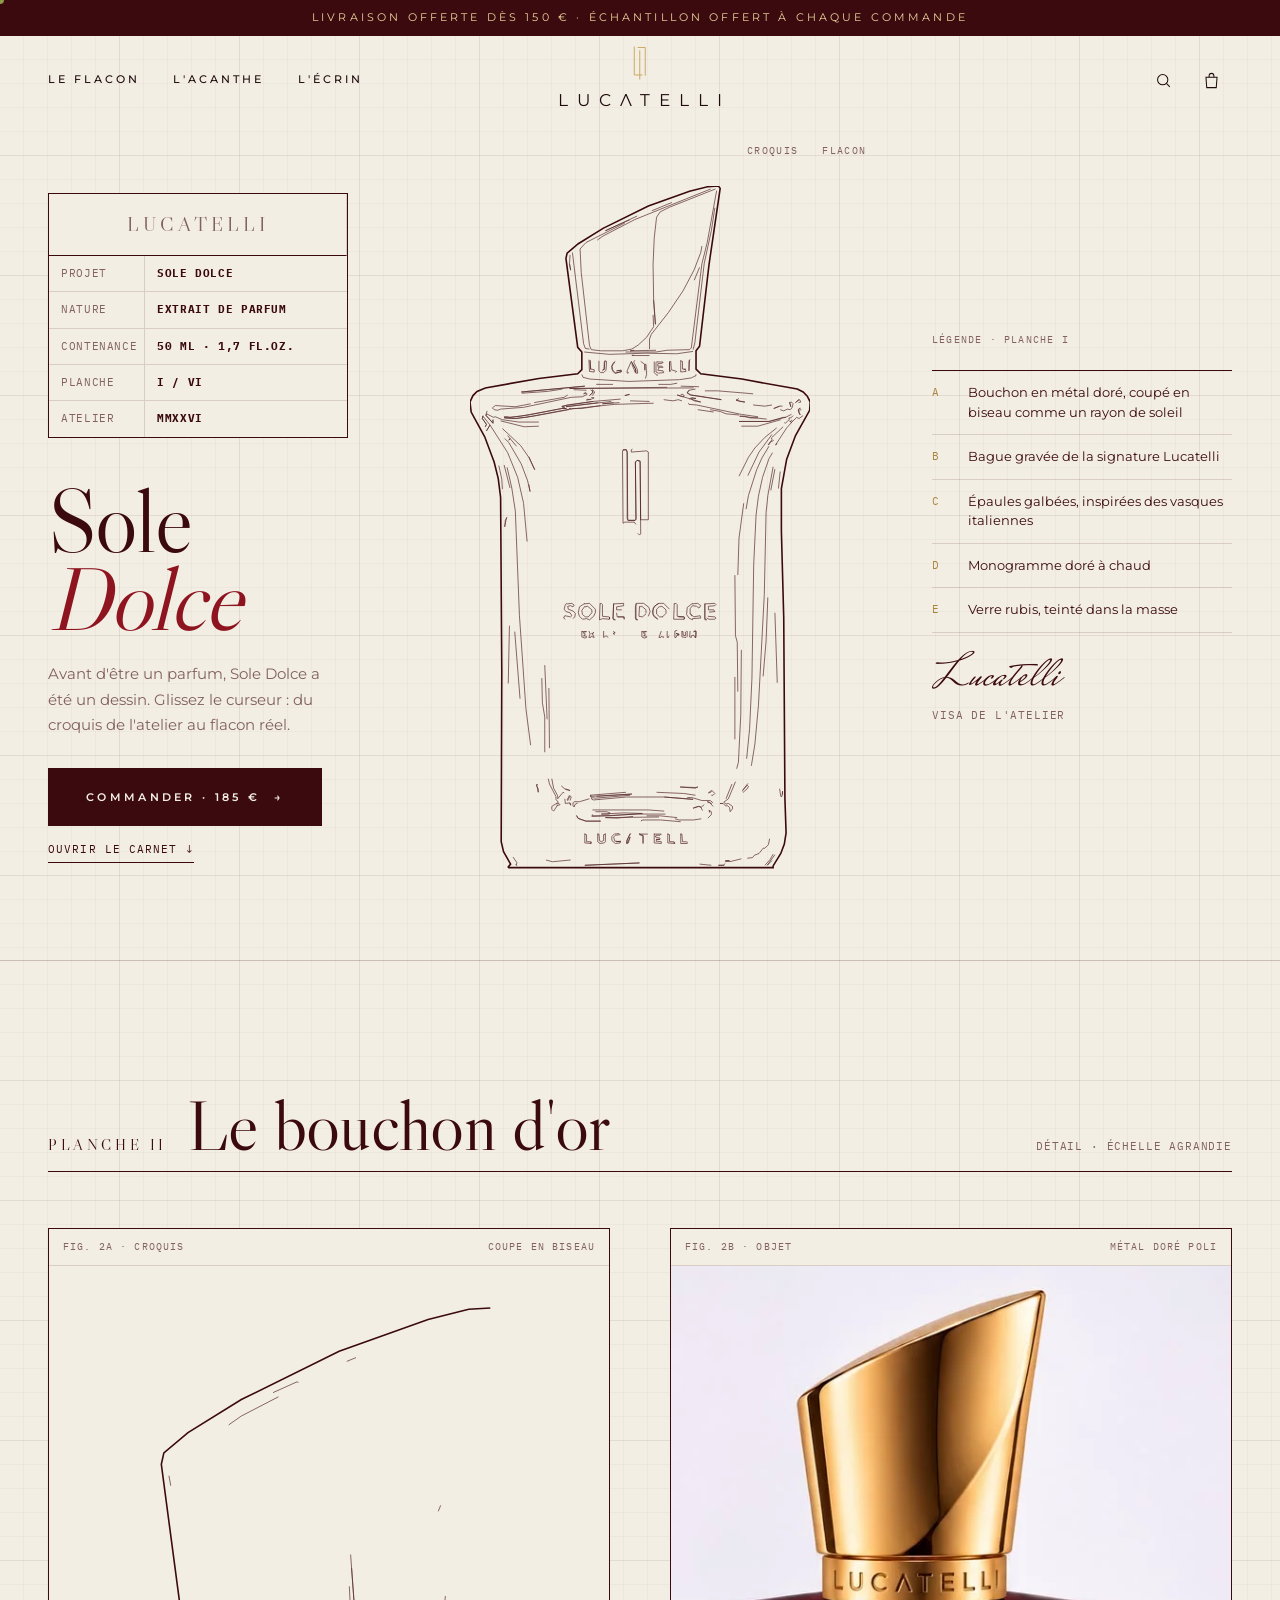
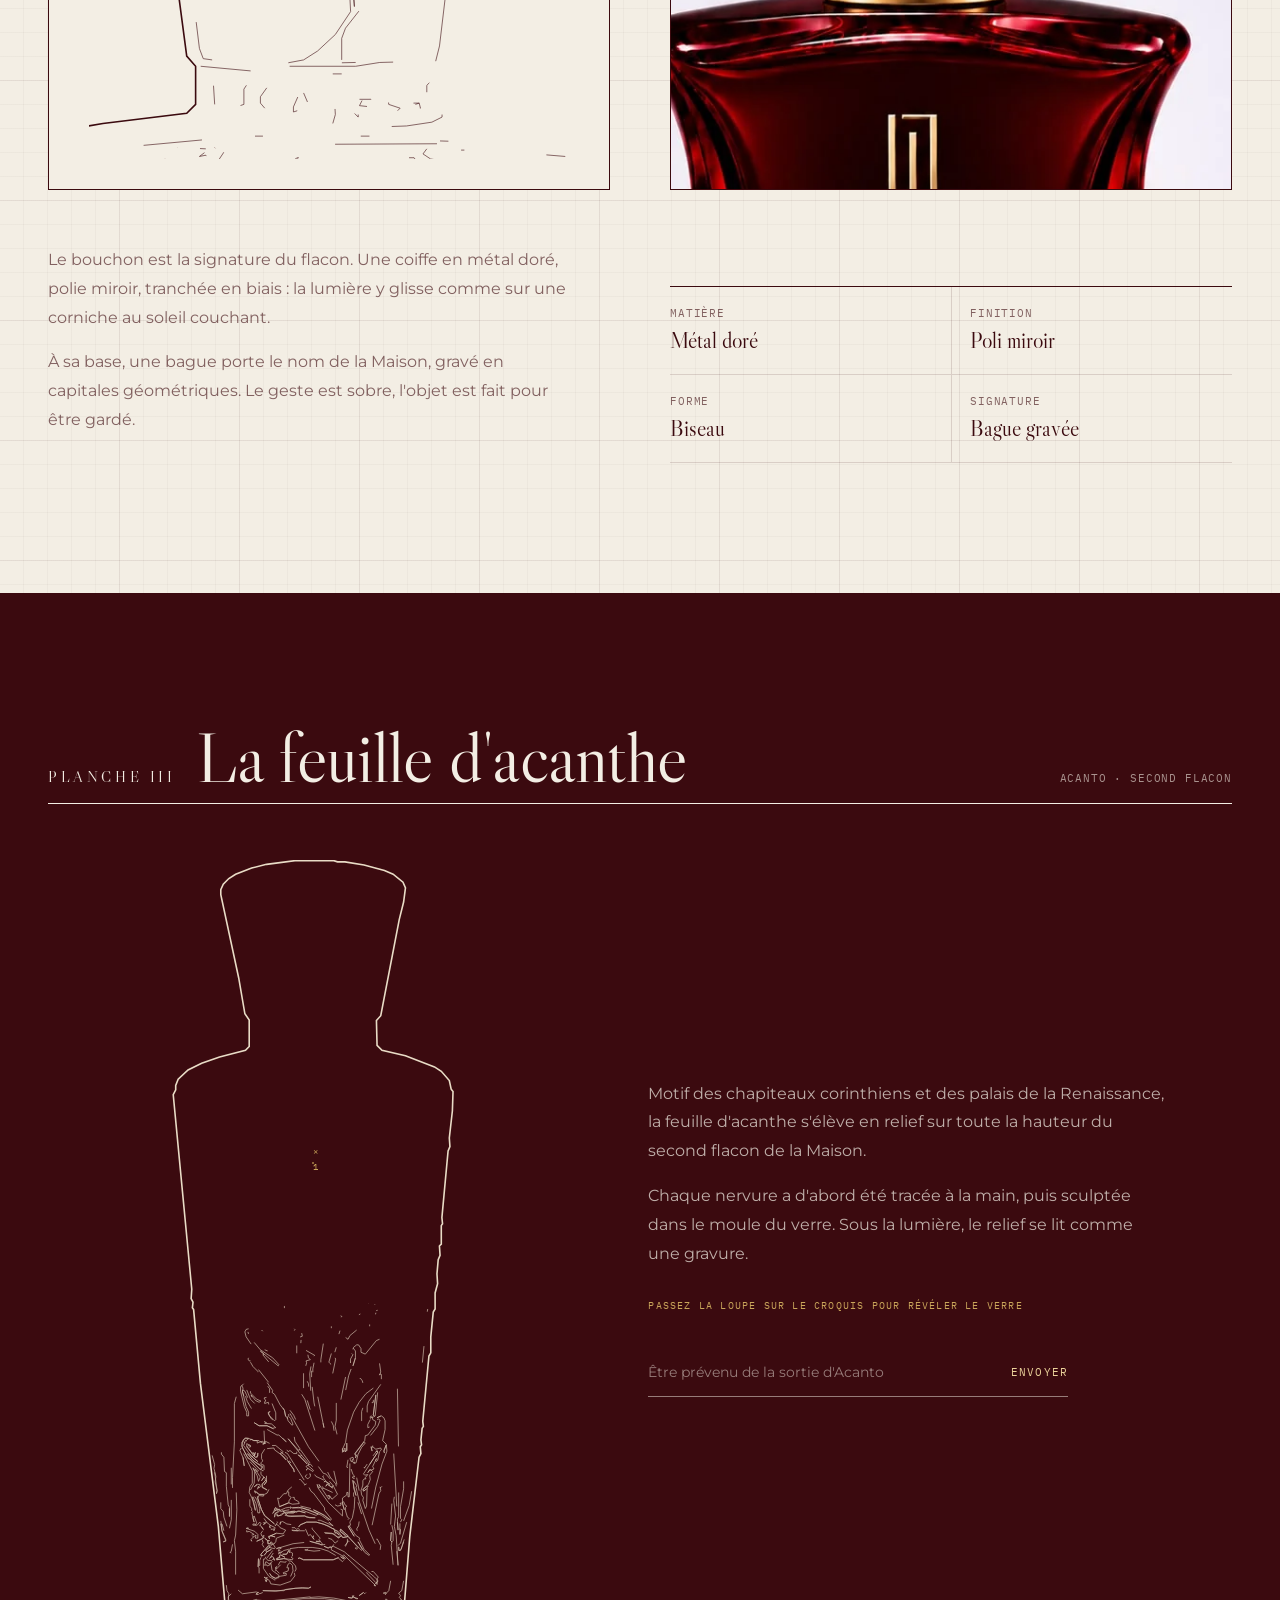
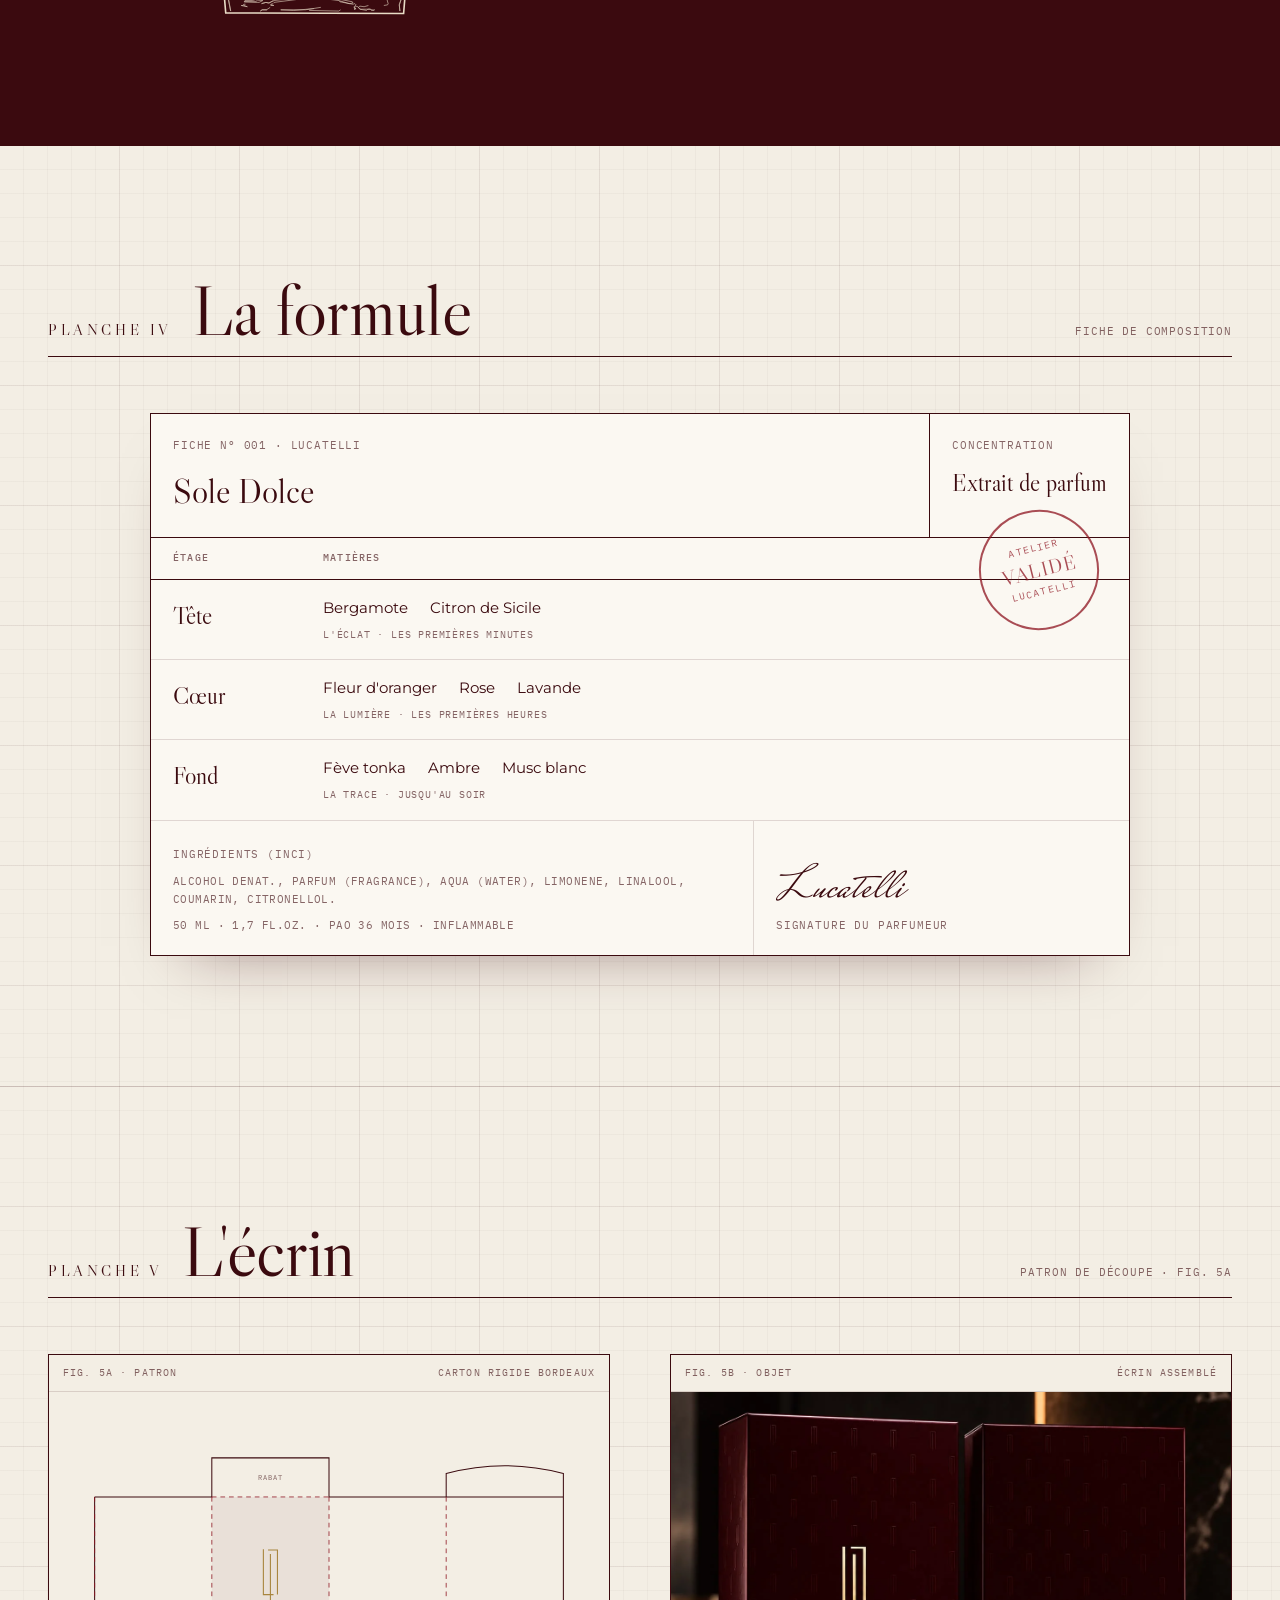
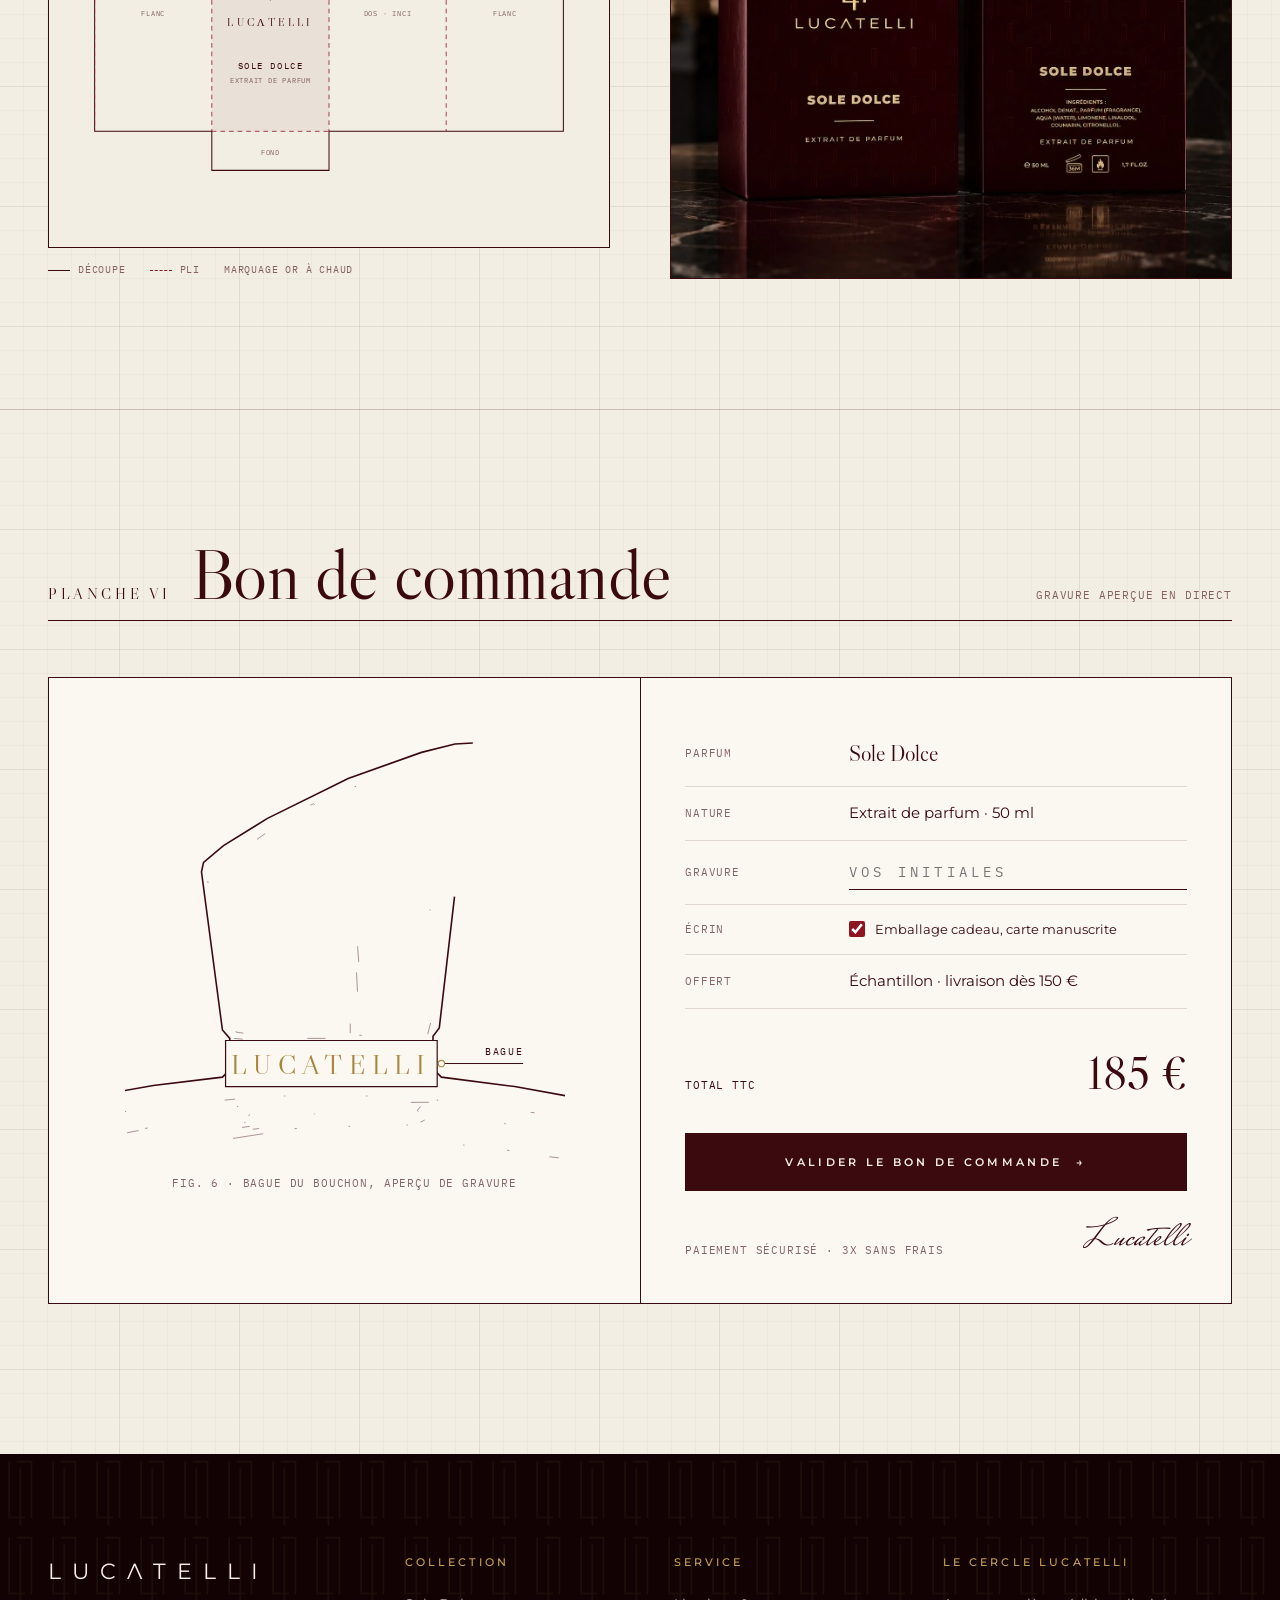
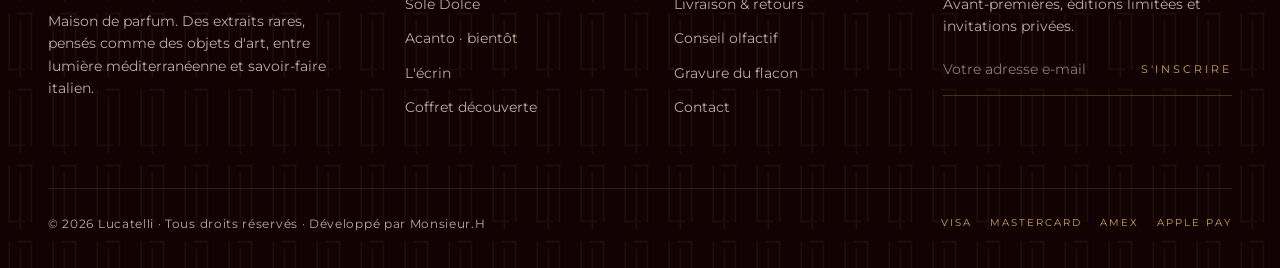
<file: index.html>
<!DOCTYPE html>
<html lang="fr">
<head>
<meta charset="utf-8">
<meta name="viewport" content="width=device-width, initial-scale=1, viewport-fit=cover">
<title>Lucatelli — Sole Dolce · L'Atelier, du croquis au flacon</title>
<meta name="description" content="Entrez dans l'atelier Lucatelli : le flacon Sole Dolce dessiné trait par trait, du croquis à l'objet. Extrait de parfum 50 ml, verre rubis, bouchon d'or biseauté, écrin bordeaux.">
<meta name="robots" content="noindex">
<meta name="theme-color" content="#F3EEE4">
<meta property="og:title" content="Lucatelli — L'Atelier">
<meta property="og:description" content="Du croquis au flacon : Sole Dolce, extrait de parfum.">
<meta property="og:image" content="img/duo.webp">
<link rel="preconnect" href="https://fonts.googleapis.com"><link rel="preconnect" href="https://fonts.gstatic.com" crossorigin>
<link href="https://fonts.googleapis.com/css2?family=Libre+Caslon+Display&family=IBM+Plex+Mono:wght@400;500&family=Montserrat:wght@300;400;500;600&family=Mrs+Saint+Delafield&display=swap" rel="stylesheet">
<link rel="stylesheet" href="common.css">
<style>
:root{--papier:#F3EEE4;--papier2:#ECE5D8;--encre:#3B0A0F;--encre2:rgba(59,10,15,.62);--trait:rgba(59,10,15,.14);--grille:rgba(59,10,15,.055);--or2:#A8853E;--mono:"IBM Plex Mono",ui-monospace,monospace;--serif:"Libre Caslon Display",Georgia,serif}
body{background:var(--papier);color:var(--encre)}
.paper{background-color:var(--papier);background-image:linear-gradient(var(--grille) 1px,transparent 1px),linear-gradient(90deg,var(--grille) 1px,transparent 1px),linear-gradient(rgba(59,10,15,.03) 1px,transparent 1px),linear-gradient(90deg,rgba(59,10,15,.03) 1px,transparent 1px);background-size:120px 120px,120px 120px,24px 24px,24px 24px;background-position:-1px -1px}
.topline{background:var(--encre);color:var(--oro-l)}
.m{font-family:var(--mono);font-size:10.5px;letter-spacing:.08em;text-transform:uppercase}
.sig{font-family:"Mrs Saint Delafield",cursive;font-size:46px;line-height:1;color:var(--encre)}
section{position:relative}
.pl-h{display:flex;justify-content:space-between;align-items:baseline;border-bottom:1px solid var(--encre);padding-bottom:12px;margin-bottom:56px;gap:20px;flex-wrap:wrap}
.pl-h .n{font-family:var(--serif);font-size:15px;letter-spacing:.24em;text-transform:uppercase}
.pl-h h2{font-family:var(--serif);font-weight:400;font-size:clamp(44px,5.6vw,92px);line-height:.95;letter-spacing:-.01em;flex:1 1 auto}
.pl-h .m{color:var(--encre2)}

/* index des planches */
.toc{position:fixed;left:24px;top:50%;transform:translateY(-50%);z-index:40;display:flex;flex-direction:column;gap:6px}
.toc a{font-family:var(--mono);font-size:10px;letter-spacing:.1em;color:var(--encre2);display:flex;align-items:center;gap:10px;padding:3px 0;transition:color .3s}
.toc a i{width:14px;height:1px;background:currentColor;transition:width .4s var(--ease)}
.toc a.on{color:var(--encre)}.toc a.on i{width:34px}
.toc a span{opacity:0;transition:opacity .3s}
.toc:hover a span,.toc a.on span{opacity:1}
@media(max-width:1599px){.toc{display:none}}

/* ===== PLANCHE I : HERO ===== */
.hero{padding:150px 0 90px;min-height:100svh}
.hg{display:grid;grid-template-columns:300px 1fr 300px;gap:40px;align-items:center}
.cart{border:1px solid var(--encre);font-family:var(--mono);font-size:10.5px;letter-spacing:.06em;text-transform:uppercase;background:var(--papier)}
.cart div{display:grid;grid-template-columns:96px 1fr;border-bottom:1px solid var(--trait)}
.cart div:last-child{border-bottom:0}
.cart div>*{padding:9px 12px}
.cart span{color:var(--encre2);border-right:1px solid var(--trait)}
.cart .t{display:block;padding:14px 12px;border-bottom:1px solid var(--encre);font-family:var(--serif);font-size:20px;letter-spacing:.2em;text-transform:uppercase;text-align:center}
.title{text-align:left}
.title h1{font-family:var(--serif);font-weight:400;font-size:clamp(64px,7vw,124px);line-height:.88;letter-spacing:-.015em}
.title h1 em{font-style:italic;color:var(--rubino)}
.title p{margin-top:22px;font-size:15px;color:var(--encre2);max-width:280px;line-height:1.7}
.title .cta{display:flex;flex-direction:column;align-items:flex-start;gap:14px;margin-top:30px}
.lk{font-family:var(--mono);font-size:11px;letter-spacing:.1em;text-transform:uppercase;border-bottom:1px solid;padding-bottom:4px}
.btn.ink{background:var(--encre);color:var(--papier)}
.btn.ink::before{background:var(--rubino)}

.cmp{position:relative;justify-self:center;height:min(76vh,780px);aspect-ratio:579/1162;user-select:none;-webkit-user-select:none;touch-action:pan-y}
.cmp svg,.cmp .ph{position:absolute;inset:0;width:100%;height:100%}
.cmp .ph{clip-path:inset(0 0 0 var(--cx,100%));transition:clip-path .05s linear}
.cmp .ph img{width:100%;height:100%;object-fit:contain}
.cmp .hd2{position:absolute;top:-4%;bottom:-4%;left:var(--cx,100%);width:1px;background:var(--encre);opacity:0;transition:opacity .6s}
.cmp.ready .hd2{opacity:1}
.cmp .hd2 button{position:absolute;top:50%;left:50%;width:46px;height:46px;margin:-23px 0 0 -23px;border-radius:50%;background:var(--papier);border:1px solid var(--encre);display:grid;place-items:center;font-family:var(--mono);font-size:12px;cursor:ew-resize}
.cmp .lbl{position:absolute;top:-4%;font-family:var(--mono);font-size:9.5px;letter-spacing:.14em;text-transform:uppercase;color:var(--encre2);transform:translateY(-100%);white-space:nowrap}
.cmp .lbl.l{right:calc(100% - var(--cx,100%) + 12px)}
.cmp .lbl.r{left:calc(var(--cx,100%) + 12px)}
.draw path{fill:none;stroke:var(--encre);vector-effect:non-scaling-stroke}
.draw .o{stroke-width:1.6}.draw .i{stroke-width:.7;opacity:.85}
.notes-ann{position:absolute;inset:0;pointer-events:none}
.ann{position:absolute;display:flex;align-items:center;gap:0;opacity:0;transition:opacity .8s var(--ease)}
.ann.in{opacity:1}
.ann i{display:block;height:1px;background:var(--or2)}
.ann b{width:7px;height:7px;border-radius:50%;border:1px solid var(--or2);background:var(--papier);flex:none}
.ann span{font-family:var(--mono);font-size:9.5px;letter-spacing:.08em;text-transform:uppercase;white-space:nowrap;color:var(--encre);background:var(--papier);padding:3px 6px;border:1px solid var(--trait)}
.ann span em{font-style:normal;color:var(--or2);margin-right:6px}
.ann.L{flex-direction:row-reverse;transform:translateX(-100%)}
.side{display:flex;flex-direction:column;gap:22px}
.side .k{font-family:var(--mono);font-size:10px;letter-spacing:.12em;text-transform:uppercase;color:var(--encre2)}
.side ol{list-style:none;counter-reset:a;display:grid;gap:0;border-top:1px solid var(--encre)}
.side li{counter-increment:a;display:grid;grid-template-columns:28px 1fr;gap:8px;padding:12px 0;border-bottom:1px solid var(--trait);font-size:13px;line-height:1.5}
.side li::before{content:counter(a,upper-alpha);font-family:var(--mono);font-size:11px;color:var(--or2);padding-top:1px}
@media(max-width:1100px){.hg{grid-template-columns:1fr;gap:44px}.cmp{height:62vh}.side{order:3}.cart{order:-1;max-width:420px}.title{order:-1}.notes-ann{display:none}.hero{padding-top:120px}}

/* ===== PLANCHE II : LE BOUCHON ===== */
.pl{padding:130px 0}
.g2{display:grid;grid-template-columns:1fr 1fr;gap:60px;align-items:stretch}
.frame{position:relative;border:1px solid var(--encre);background:var(--papier);overflow:hidden}
.frame .cap{position:absolute;left:0;right:0;top:0;display:flex;justify-content:space-between;padding:10px 14px;border-bottom:1px solid var(--trait);font-family:var(--mono);font-size:9.5px;letter-spacing:.12em;text-transform:uppercase;color:var(--encre2);background:var(--papier);z-index:2}
.frame svg{display:block;width:100%;height:100%}
.zoomc{aspect-ratio:1/1}
.zoomc svg{padding:60px 40px 30px}
.photo-crop{aspect-ratio:1/1;overflow:hidden;background:#e6e2ee}
.photo-crop img{width:100%;height:100%;object-fit:cover;object-position:56% 6%;transform:scale(1.9);transform-origin:56% 8%}
.spec{margin-top:40px;display:grid;grid-template-columns:1fr 1fr;gap:0;border-top:1px solid var(--encre)}
.spec div{padding:18px 18px 18px 0;border-bottom:1px solid var(--trait)}
.spec div:nth-child(even){padding-left:18px;border-left:1px solid var(--trait)}
.spec .m{color:var(--encre2);display:block;margin-bottom:6px}
.spec b{font-family:var(--serif);font-weight:400;font-size:22px;line-height:1.15}
.txt p{font-size:16px;line-height:1.8;color:var(--encre2);max-width:520px}
.txt p+p{margin-top:16px}
@media(max-width:900px){.pl{padding:90px 0}.g2{grid-template-columns:1fr;gap:28px}.pl-h{margin-bottom:36px}.spec{grid-template-columns:1fr}.spec div:nth-child(even){padding-left:0;border-left:0}}

/* ===== PLANCHE III : L'ACANTHE ===== */
.acan{background:var(--encre);color:var(--papier)}
.acan .pl-h{border-color:var(--papier)}
.acan .pl-h .m{color:rgba(243,238,228,.6)}
.ga{display:grid;grid-template-columns:1fr 1.1fr;gap:70px;align-items:center}
.lens{position:relative;height:min(84vh,860px);aspect-ratio:458/1224;justify-self:center;cursor:none}
.lens svg{position:absolute;inset:0;width:100%;height:100%}
.lens .draw path{stroke:#E9DCC6}
.lens .ph{position:absolute;inset:0;clip-path:circle(var(--r,0px) at var(--lx,50%) var(--ly,40%));transition:clip-path .15s ease-out}
.lens .ph img{width:100%;height:100%;object-fit:contain}
.lens .ring{position:absolute;left:var(--lx,50%);top:var(--ly,40%);width:calc(var(--r,0px)*2);height:calc(var(--r,0px)*2);transform:translate(-50%,-50%);border:1px solid var(--oro);border-radius:50%;pointer-events:none;transition:width .15s,height .15s}
.lens .ring::after{content:"× 1";position:absolute;right:-6px;top:-18px;font-family:var(--mono);font-size:9px;color:var(--oro)}
.acan .txt p{color:rgba(243,238,228,.72)}
.acan .hint{margin-top:30px;font-family:var(--mono);font-size:10px;letter-spacing:.12em;text-transform:uppercase;color:var(--oro)}
.acan .soon{display:flex;gap:10px;margin-top:34px;max-width:420px;border-bottom:1px solid rgba(243,238,228,.5)}
.acan .soon input{flex:1;background:none;border:0;color:var(--papier);font:inherit;font-size:14px;padding:12px 0;outline:none;min-width:0}
.acan .soon input::placeholder{color:rgba(243,238,228,.5)}
.acan .soon button{font-family:var(--mono);font-size:10.5px;letter-spacing:.12em;text-transform:uppercase;color:var(--oro-l)}
@media(max-width:900px){.ga{grid-template-columns:1fr;gap:40px}.lens{height:64vh}}

/* ===== PLANCHE IV : LA FORMULE ===== */
.fiche{max-width:980px;margin:0 auto;background:#FBF8F2;border:1px solid var(--encre);box-shadow:0 30px 60px -40px rgba(59,10,15,.5);position:relative}
.fiche .top{display:grid;grid-template-columns:1fr auto;border-bottom:1px solid var(--encre)}
.fiche .top>div{padding:18px 22px}
.fiche .top>div+div{border-left:1px solid var(--encre)}
.fiche table{width:100%;border-collapse:collapse}
.fiche th{font-family:var(--mono);font-size:10px;letter-spacing:.12em;text-transform:uppercase;text-align:left;font-weight:500;color:var(--encre2);padding:12px 22px;border-bottom:1px solid var(--encre)}
.fiche td{padding:16px 22px;border-bottom:1px solid var(--trait);vertical-align:top}
.fiche td.e{font-family:var(--serif);font-size:24px;width:150px}
.fiche td .mat{display:flex;flex-wrap:wrap;gap:6px 22px;font-size:15px}
.fiche td .q{font-family:var(--mono);font-size:10px;color:var(--encre2);letter-spacing:.08em;text-transform:uppercase;margin-top:6px}
.fiche .bot{display:grid;grid-template-columns:1.6fr 1fr}
.fiche .bot>div{padding:20px 22px}
.fiche .bot>div+div{border-left:1px solid var(--trait);display:flex;flex-direction:column;justify-content:flex-end}
.fiche .inci{font-family:var(--mono);font-size:10.5px;line-height:1.7;color:var(--encre2);text-transform:uppercase;letter-spacing:.04em}
.stamp{position:absolute;right:30px;top:96px;width:120px;height:120px;border:2px solid var(--rubino);border-radius:50%;color:var(--rubino);display:grid;place-items:center;text-align:center;transform:rotate(-14deg);font-family:var(--mono);font-size:9.5px;letter-spacing:.14em;text-transform:uppercase;opacity:.75;line-height:1.5}
.stamp b{display:block;font-family:var(--serif);font-size:20px;letter-spacing:.06em;font-weight:400}
@media(max-width:700px){.fiche td.e{width:auto;font-size:20px;padding-bottom:0;display:block;border:0}.fiche td{display:block}.fiche th:last-child{display:none}.fiche .bot{grid-template-columns:1fr}.fiche .bot>div+div{border-left:0;border-top:1px solid var(--trait)}.stamp{width:90px;height:90px;right:12px;top:70px;font-size:8px}.stamp b{font-size:15px}.fiche .top{grid-template-columns:1fr}.fiche .top>div+div{border-left:0;border-top:1px solid var(--encre)}}

/* ===== PLANCHE V : L'ÉCRIN ===== */
.die svg{width:100%;height:auto;display:block;padding:56px 30px 30px}
.die .cut{stroke:var(--encre);stroke-width:1.3;fill:none}
.die .fold{stroke:var(--rubino);stroke-width:1;fill:none;stroke-dasharray:6 5}
.die .face{fill:rgba(74,10,16,.06)}
.die text{font-family:var(--mono);font-size:9px;fill:var(--encre2);letter-spacing:1px}
.die .brand{font-family:var(--serif);font-size:14px;fill:var(--encre);letter-spacing:4px}
.ecr{aspect-ratio:auto}
.ecr img{width:100%;height:100%;object-fit:cover;display:block}
.legend{display:flex;gap:24px;margin-top:14px;font-family:var(--mono);font-size:10px;letter-spacing:.08em;text-transform:uppercase;color:var(--encre2);flex-wrap:wrap}
.legend i{display:inline-block;width:22px;height:0;border-top:1.3px solid var(--encre);vertical-align:middle;margin-right:8px}
.legend i.f{border-top:1px dashed var(--rubino)}

/* ===== BON DE COMMANDE ===== */
.bon{padding:130px 0 150px}
.bg2{display:grid;grid-template-columns:1fr 1fr;gap:0;border:1px solid var(--encre);background:#FBF8F2}
.bg2>div{padding:44px}
.bg2>div+div{border-left:1px solid var(--encre)}
.capw{position:relative;aspect-ratio:1/1;max-width:440px;margin:0 auto}
.capw svg{width:100%;height:100%}.capw .draw .i{opacity:.6}
.capw .eng{font-family:var(--serif);font-size:30px;letter-spacing:.3em;fill:var(--or2);text-anchor:middle}
.bon .row{display:grid;grid-template-columns:150px 1fr;border-bottom:1px solid var(--trait);padding:14px 0;align-items:center;gap:14px}
.bon .row .m{color:var(--encre2)}
.bon .row b{font-family:var(--serif);font-weight:400;font-size:22px}
.bon input[type=text]{width:100%;background:transparent;border:0;border-bottom:1px solid var(--encre);font-family:var(--mono);font-size:14px;letter-spacing:.3em;text-transform:uppercase;padding:8px 0;outline:none;color:var(--encre)}
.bon label.ck{display:flex;gap:10px;align-items:center;font-size:13px;cursor:pointer}
.bon label.ck input{accent-color:var(--rubino);width:16px;height:16px}
.bon .tot{display:flex;justify-content:space-between;align-items:baseline;margin:26px 0 22px}
.bon .tot b{font-family:var(--serif);font-weight:400;font-size:46px}
.bon .btn{width:100%}
.bon .sg{display:flex;justify-content:space-between;align-items:flex-end;margin-top:30px;gap:20px}
@media(max-width:900px){.bon{padding:90px 0}.bg2{grid-template-columns:1fr}.bg2>div{padding:24px 20px}.bg2>div+div{border-left:0;border-top:1px solid var(--encre)}.bon .row{grid-template-columns:110px 1fr}}
footer{margin-top:0}
</style>
<script type="application/ld+json">{"@context":"https://schema.org","@type":"Product","name":"Sole Dolce","brand":{"@type":"Brand","name":"Lucatelli"},"description":"Extrait de parfum 50 ml. Flacon en verre rubis, bouchon doré biseauté, écrin bordeaux.","image":"img/sole-dolce.webp","offers":{"@type":"Offer","priceCurrency":"EUR","price":185,"availability":"https://schema.org/InStock"}}</script>
</head>
<body>
<div class="topline">Livraison offerte dès 150 €<span class="tl2">&nbsp;· Échantillon offert à chaque commande</span></div>
<header class="site light" id="hdr"></header>

<nav class="toc" id="toc" aria-label="Planches">
  <a href="#p1"><i></i>I <span>Le flacon</span></a><a href="#p2"><i></i>II <span>Le bouchon</span></a><a href="#p3"><i></i>III <span>L'acanthe</span></a><a href="#p4"><i></i>IV <span>La formule</span></a><a href="#p5"><i></i>V <span>L'écrin</span></a><a href="#p6"><i></i>VI <span>Commande</span></a>
</nav>

<main>
<!-- PLANCHE I -->
<section class="hero paper" id="p1">
  <div class="wrap hg">
    <div class="title">
      <div class="cart">
        <span class="t">Lucatelli</span>
        <div><span>Projet</span><b>Sole Dolce</b></div>
        <div><span>Nature</span><b>Extrait de parfum</b></div>
        <div><span>Contenance</span><b>50 ml · 1,7 fl.oz.</b></div>
        <div><span>Planche</span><b>I / VI</b></div>
        <div><span>Atelier</span><b>MMXXVI</b></div>
      </div>
      <h1 style="margin-top:44px">Sole<br><em>Dolce</em></h1>
      <p>Avant d'être un parfum, Sole Dolce a été un dessin. Glissez le curseur : du croquis de l'atelier au flacon réel.</p>
      <div class="cta"><a href="#p6" class="btn ink">Commander · 185 € <span class="arr">→</span></a><a href="#p2" class="lk">Ouvrir le carnet ↓</a></div>
    </div>

    <div class="cmp" id="cmp" style="--cx:100%">
      <svg class="draw" id="d1" aria-hidden="true"></svg>
      <div class="ph"><img src="img/sole-cut.webp" alt="Flacon Sole Dolce, extrait de parfum Lucatelli" fetchpriority="high" draggable="false"></div>
      <div class="notes-ann" id="ann"></div>
      <span class="lbl l">Croquis</span><span class="lbl r">Flacon</span>
      <div class="hd2"><button aria-label="Comparer le croquis et le flacon">⟷</button></div>
    </div>

    <div class="side">
      <span class="k">Légende · Planche I</span>
      <ol>
        <li>Bouchon en métal doré, coupé en biseau comme un rayon de soleil</li>
        <li>Bague gravée de la signature Lucatelli</li>
        <li>Épaules galbées, inspirées des vasques italiennes</li>
        <li>Monogramme doré à chaud</li>
        <li>Verre rubis, teinté dans la masse</li>
      </ol>
      <div><span class="sig">Lucatelli</span><div class="m" style="color:var(--encre2);margin-top:6px">Visa de l'atelier</div></div>
    </div>
  </div>
</section>

<!-- PLANCHE II -->
<section class="pl paper" id="p2" style="border-top:1px solid var(--trait)">
  <div class="wrap">
    <div class="pl-h"><span class="n">Planche II</span><h2>Le bouchon d'or</h2><span class="m">Détail · échelle agrandie</span></div>
    <div class="g2">
      <div class="frame zoomc"><div class="cap"><span>Fig. 2a · Croquis</span><span>Coupe en biseau</span></div><svg class="draw" id="d2" aria-hidden="true"></svg></div>
      <div class="frame"><div class="cap"><span>Fig. 2b · Objet</span><span>Métal doré poli</span></div><div class="photo-crop"><img src="img/sole-dolce.webp" alt="Détail du bouchon doré biseauté et de la bague gravée Lucatelli" loading="lazy"></div></div>
    </div>
    <div class="g2" style="margin-top:56px">
      <div class="txt"><p>Le bouchon est la signature du flacon. Une coiffe en métal doré, polie miroir, tranchée en biais : la lumière y glisse comme sur une corniche au soleil couchant.</p><p>À sa base, une bague porte le nom de la Maison, gravé en capitales géométriques. Le geste est sobre, l'objet est fait pour être gardé.</p></div>
      <div class="spec"><div><span class="m">Matière</span><b>Métal doré</b></div><div><span class="m">Finition</span><b>Poli miroir</b></div><div><span class="m">Forme</span><b>Biseau</b></div><div><span class="m">Signature</span><b>Bague gravée</b></div></div>
    </div>
  </div>
</section>

<!-- PLANCHE III -->
<section class="pl acan" id="p3">
  <div class="wrap">
    <div class="pl-h"><span class="n">Planche III</span><h2>La feuille d'acanthe</h2><span class="m">Acanto · second flacon</span></div>
    <div class="ga">
      <div class="lens" id="lens">
        <svg class="draw" id="d3" aria-hidden="true"></svg>
        <div class="ph"><img src="img/acanto-cut.webp" alt="Flacon Acanto, verre rubis sculpté d'une feuille d'acanthe" loading="lazy" draggable="false"></div>
        <div class="ring"></div>
      </div>
      <div class="txt">
        <p>Motif des chapiteaux corinthiens et des palais de la Renaissance, la feuille d'acanthe s'élève en relief sur toute la hauteur du second flacon de la Maison.</p>
        <p>Chaque nervure a d'abord été tracée à la main, puis sculptée dans le moule du verre. Sous la lumière, le relief se lit comme une gravure.</p>
        <div class="hint">Passez la loupe sur le croquis pour révéler le verre</div>
        <form class="soon" onsubmit="event.preventDefault();toast('Vous serez prévenu de la sortie d\'Acanto');this.reset()"><input type="email" required placeholder="Être prévenu de la sortie d'Acanto" aria-label="E-mail"><button>Envoyer</button></form>
      </div>
    </div>
  </div>
</section>

<!-- PLANCHE IV -->
<section class="pl paper" id="p4">
  <div class="wrap">
    <div class="pl-h"><span class="n">Planche IV</span><h2>La formule</h2><span class="m">Fiche de composition</span></div>
    <div class="fiche rv">
      <div class="top"><div><span class="m" style="color:var(--encre2)">Fiche n° 001 · Lucatelli</span><div style="font-family:var(--serif);font-size:34px;margin-top:6px">Sole Dolce</div></div><div><span class="m" style="color:var(--encre2)">Concentration</span><div style="font-family:var(--serif);font-size:24px;margin-top:6px">Extrait de parfum</div></div></div>
      <div class="stamp"><div>Atelier<b>Validé</b>Lucatelli</div></div>
      <table>
        <thead><tr><th>Étage</th><th>Matières</th></tr></thead>
        <tbody>
          <tr><td class="e">Tête</td><td><div class="mat"><span>Bergamote</span><span>Citron de Sicile</span></div><div class="q">L'éclat · les premières minutes</div></td></tr>
          <tr><td class="e">Cœur</td><td><div class="mat"><span>Fleur d'oranger</span><span>Rose</span><span>Lavande</span></div><div class="q">La lumière · les premières heures</div></td></tr>
          <tr><td class="e">Fond</td><td><div class="mat"><span>Fève tonka</span><span>Ambre</span><span>Musc blanc</span></div><div class="q">La trace · jusqu'au soir</div></td></tr>
        </tbody>
      </table>
      <div class="bot"><div><span class="m" style="color:var(--encre2)">Ingrédients (INCI)</span><p class="inci" style="margin-top:8px">Alcohol denat., Parfum (Fragrance), Aqua (Water), Limonene, Linalool, Coumarin, Citronellol.</p><p class="inci" style="margin-top:8px">50 ml · 1,7 fl.oz. · PAO 36 mois · Inflammable</p></div><div><span class="sig">Lucatelli</span><span class="m" style="color:var(--encre2);margin-top:4px">Signature du parfumeur</span></div></div>
    </div>
  </div>
</section>

<!-- PLANCHE V -->
<section class="pl paper" id="p5" style="border-top:1px solid var(--trait)">
  <div class="wrap">
    <div class="pl-h"><span class="n">Planche V</span><h2>L'écrin</h2><span class="m">Patron de découpe · Fig. 5a</span></div>
    <div class="g2">
      <div>
        <div class="frame die"><div class="cap"><span>Fig. 5a · Patron</span><span>Carton rigide bordeaux</span></div>
          <svg viewBox="0 0 640 520" id="d5" aria-hidden="true">
            <rect class="face" x="170" y="110" width="150" height="300"/>
            <path class="cut" d="M20 110 H170 V60 H320 V110 H470 V110 H620 V410 H470 V410 H320 V460 H170 V410 H20 Z M470 110 V80 Q545 60 620 80 V110"/>
            <path class="fold" d="M170 110 V410 M320 110 V410 M470 110 V410 M170 110 H320 M170 410 H320 M20 110 V410"/>
            <g transform="translate(245,215)"><path d="M-9 -38 V20 H4 M0 -32 V28 M-3 -37 H9 V20" fill="none" stroke="#A8853E" stroke-width="1.4"/></g>
            <text class="brand" x="245" y="275" text-anchor="middle">LUCΛTELLI</text>
            <text x="245" y="330" text-anchor="middle" style="font-size:11px;fill:#3B0A0F;letter-spacing:2px">SOLE DOLCE</text>
            <text x="245" y="348" text-anchor="middle">EXTRAIT DE PARFUM</text>
            <text x="395" y="262" text-anchor="middle">DOS · INCI</text>
            <text x="95" y="262" text-anchor="middle">FLANC</text><text x="545" y="262" text-anchor="middle">FLANC</text>
            <text x="245" y="88" text-anchor="middle">RABAT</text><text x="245" y="440" text-anchor="middle">FOND</text>
          </svg>
        </div>
        <div class="legend"><span><i></i>Découpe</span><span><i class="f"></i>Pli</span><span>Marquage or à chaud</span></div>
      </div>
      <div class="frame ecr"><div class="cap"><span>Fig. 5b · Objet</span><span>Écrin assemblé</span></div><img src="img/ecrin-marbre.webp" alt="L'écrin Sole Dolce assemblé, bordeaux au monogramme, sur marbre noir" loading="lazy"></div>
    </div>
  </div>
</section>

<!-- BON DE COMMANDE -->
<section class="bon paper" id="p6" style="border-top:1px solid var(--trait)">
  <div class="wrap">
    <div class="pl-h"><span class="n">Planche VI</span><h2>Bon de commande</h2><span class="m">Gravure aperçue en direct</span></div>
    <div class="bg2">
      <div>
        <div class="capw">
          <svg viewBox="90 -20 420 420" class="draw" id="d6" aria-hidden="true"></svg>
        </div>
        <p class="m" style="text-align:center;color:var(--encre2);margin-top:6px">Fig. 6 · Bague du bouchon, aperçu de gravure</p>
      </div>
      <div>
        <div class="row"><span class="m">Parfum</span><b>Sole Dolce</b></div>
        <div class="row"><span class="m">Nature</span><span>Extrait de parfum · 50 ml</span></div>
        <div class="row"><span class="m">Gravure</span><input type="text" id="engIn" maxlength="10" placeholder="Vos initiales" aria-label="Initiales à graver"></div>
        <div class="row"><span class="m">Écrin</span><label class="ck"><input type="checkbox" checked id="giftIn"> Emballage cadeau, carte manuscrite</label></div>
        <div class="row"><span class="m">Offert</span><span>Échantillon · livraison dès 150 €</span></div>
        <div class="tot"><span class="m">Total TTC</span><b>185 €</b></div>
        <button class="btn ink" id="orderBtn">Valider le bon de commande <span class="arr">→</span></button>
        <div class="sg"><span class="m" style="color:var(--encre2)">Paiement sécurisé · 3x sans frais</span><span class="sig" style="font-size:38px">Lucatelli</span></div>
      </div>
    </div>
  </div>
</section>
</main>

<footer id="ftr"></footer>
<script src="drawings.js"></script>
<script src="common.js"></script>
<script>
shell();
const NS='http://www.w3.org/2000/svg';
function build(svg,d,vb){svg.setAttribute('viewBox',vb||`0 0 ${d.w} ${d.h}`);svg.setAttribute('preserveAspectRatio','xMidYMid meet');
 const parts=d.inner.split(/(?=M)/);const all=[];
 const o=document.createElementNS(NS,'path');o.setAttribute('d',d.outer);o.setAttribute('class','o');svg.appendChild(o);all.push(o);
 parts.forEach(s=>{const p=document.createElementNS(NS,'path');p.setAttribute('d',s);p.setAttribute('class','i');svg.appendChild(p);all.push(p)});
 all.forEach(p=>{const L=p.getTotalLength();p.style.strokeDasharray=L;p.style.strokeDashoffset=L;p._L=L});return all}
function setDraw(all,k){const n=all.length;all.forEach((p,i)=>{const s=i===0?0:.15+.75*(i/n);const t=Math.min(1,Math.max(0,(k-s)/.25));p.style.strokeDashoffset=p._L*(1-t)})}

/* Planche I : dessin qui se trace puis comparateur croquis/flacon */
const d1=build($('#d1'),DRAW.sole),cmp=$('#cmp');
let t0=null;function intro(ts){if(!t0)t0=ts;const k=Math.min(1,(ts-t0)/2600);setDraw(d1,k*1.15);if(k<1)requestAnimationFrame(intro);else{cmp.classList.add('ready');annOn();sweep()}}
requestAnimationFrame(intro);
function sweep(){const a=performance.now();(function f(n){const k=Math.min(1,(n-a)/1400),e=1-Math.pow(1-k,3);cmp.style.setProperty('--cx',(100-50*e)+'%');if(k<1)requestAnimationFrame(f)})(a)}
(function(){let drag=false;const set=x=>{const r=cmp.getBoundingClientRect();cmp.style.setProperty('--cx',Math.min(100,Math.max(0,(x-r.left)/r.width*100))+'%')};
 cmp.addEventListener('pointerdown',e=>{drag=true;cmp.setPointerCapture(e.pointerId);set(e.clientX)});cmp.addEventListener('pointermove',e=>{if(drag)set(e.clientX)});cmp.addEventListener('pointerup',()=>drag=false);cmp.addEventListener('pointercancel',()=>drag=false)})();
// annotations (coordonnées en % du dessin)
const ANN=[['A','Bouchon biseauté',.70,.07,1,90],['B','Bague gravée',.80,.24,1,70],['C','Monogramme',.42,.38,0,110],['D','Épaule galbée',.97,.32,1,40],['E','Verre rubis',.05,.70,0,60]];
$('#ann').innerHTML=ANN.map(([l,t,x,y,r,len])=>`<div class="ann ${r?'':'L'}" style="left:${x*100}%;top:${y*100}%"><b></b><i style="width:${len}px"></i><span><em>${l}</em>${t}</span></div>`).join('');
function annOn(){$$('.ann').forEach((a,i)=>setTimeout(()=>a.classList.add('in'),i*180))}

/* Planche II : zoom sur le bouchon, tracé au défilement */
const d2=build($('#d2'),DRAW.sole,'110 -15 370 370');
/* Planche III : acanthe tracée au défilement + loupe */
const d3=build($('#d3'),DRAW.acanto);
function drawIn(all,el,dur){let done=false;new IntersectionObserver(([en],o)=>{if(en.isIntersecting&&!done){done=true;o.disconnect();const a=performance.now();(function f(n){const k=Math.min(1,(n-a)/dur);setDraw(all,k*1.15);if(k<1)requestAnimationFrame(f)})(a)}},{threshold:.25}).observe(el)}
drawIn(d2,$('#d2'),2200);
const d5=$$('#d5 .cut,#d5 .fold');d5.forEach(p=>{p._L=p.getTotalLength();p.style.strokeDasharray=p.classList.contains('fold')?'6 5':p._L;p.style.strokeDashoffset=p.classList.contains('fold')?0:p._L});
new IntersectionObserver(([en],o)=>{if(en.isIntersecting){o.disconnect();d5.forEach((p,i)=>{p.style.transition='stroke-dashoffset 2.4s cubic-bezier(.6,0,.2,1) '+i*.3+'s, opacity 1s '+(1.6+i*.2)+'s';p.style.strokeDashoffset=0;p.style.opacity=1})}},{threshold:.3}).observe($('#d5'));
$$('#d5 .fold').forEach(p=>p.style.opacity=0);drawIn(d3,$('#lens'),3200);
function onS(){const ids=['p1','p2','p3','p4','p5','p6'];let on=0;ids.forEach((id,i)=>{if(document.getElementById(id).getBoundingClientRect().top<innerHeight*.45)on=i});$$('#toc a').forEach((a,i)=>a.classList.toggle('on',i===on))}
addEventListener('scroll',onS,{passive:true});onS();
(function(){const L=$('#lens');const R=()=>Math.round(L.clientWidth*.32)+'px';
 L.addEventListener('pointermove',e=>{const r=L.getBoundingClientRect();L.style.setProperty('--lx',(e.clientX-r.left)+'px');L.style.setProperty('--ly',(e.clientY-r.top)+'px');L.style.setProperty('--r',R())});
 L.addEventListener('pointerleave',()=>L.style.setProperty('--r','0px'));
 // sans souris : la loupe parcourt le flacon toute seule
 if(!matchMedia('(hover:hover)').matches){$('.acan .hint').textContent='La loupe parcourt le croquis et révèle le verre';let a=0;const io=new IntersectionObserver(([en])=>{L._v=en.isIntersecting});io.observe(L);
  (function f(){if(L._v){a+=.012;const w=L.clientWidth,h=L.clientHeight;L.style.setProperty('--lx',(w*.5+Math.sin(a)*w*.22)+'px');L.style.setProperty('--ly',(h*.5+Math.sin(a*.7)*h*.32)+'px');L.style.setProperty('--r',R())}requestAnimationFrame(f)})()}})();

/* Bon de commande : le vrai croquis du bouchon, la bague reçoit la gravure en direct */
const d6=build($('#d6'),DRAW.sole,'90 -20 420 420');drawIn(d6,$('#d6'),2000);
$('#d6').insertAdjacentHTML('beforeend',`<rect x="186" y="284" width="202" height="44" fill="#FBF8F2" stroke="#3B0A0F" stroke-width="1.2" vector-effect="non-scaling-stroke"/><text id="engr" x="287" y="316" text-anchor="middle" style="font-family:'Libre Caslon Display',serif;font-size:26px;letter-spacing:6px;fill:#A8853E">LUCATELLI</text><path d="M392 306 H470" stroke="#A8853E" vector-effect="non-scaling-stroke"/><circle cx="392" cy="306" r="3" fill="#FBF8F2" stroke="#A8853E"/><text x="470" y="298" text-anchor="end" style="font-family:'IBM Plex Mono',monospace;font-size:10px;letter-spacing:1.5px;fill:#3B0A0F">BAGUE</text>`);
const eng=$('#engr'),ein=$('#engIn');ein.addEventListener('input',()=>{const v=ein.value.trim().toUpperCase();eng.textContent=v||'LUCATELLI';eng.style.fill=v?'#8E1420':'#A8853E';v.length>7?eng.setAttribute('textLength',184):eng.removeAttribute('textLength')});
$('#orderBtn').onclick=()=>addToCart('sole-dolce',1,{engrave:ein.value.trim().toUpperCase()});
</script>
</body>
</html>
</file>
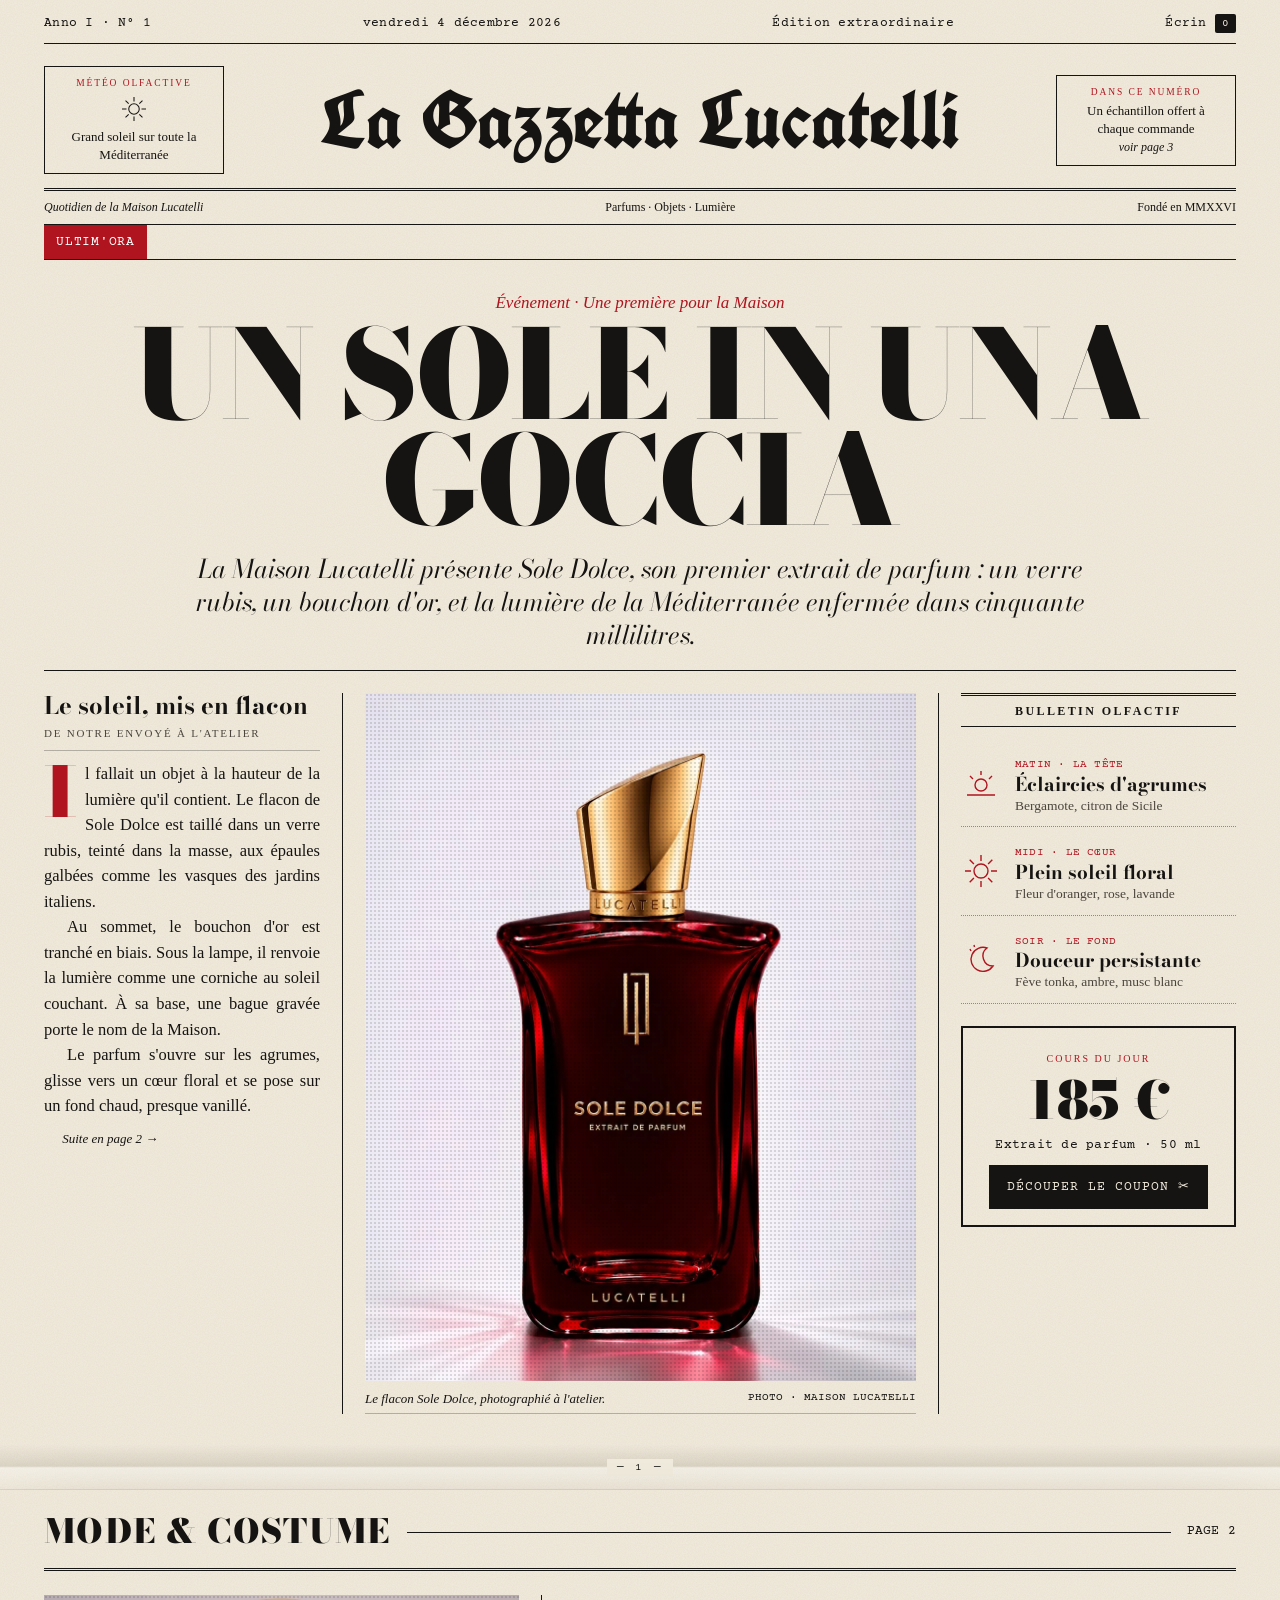
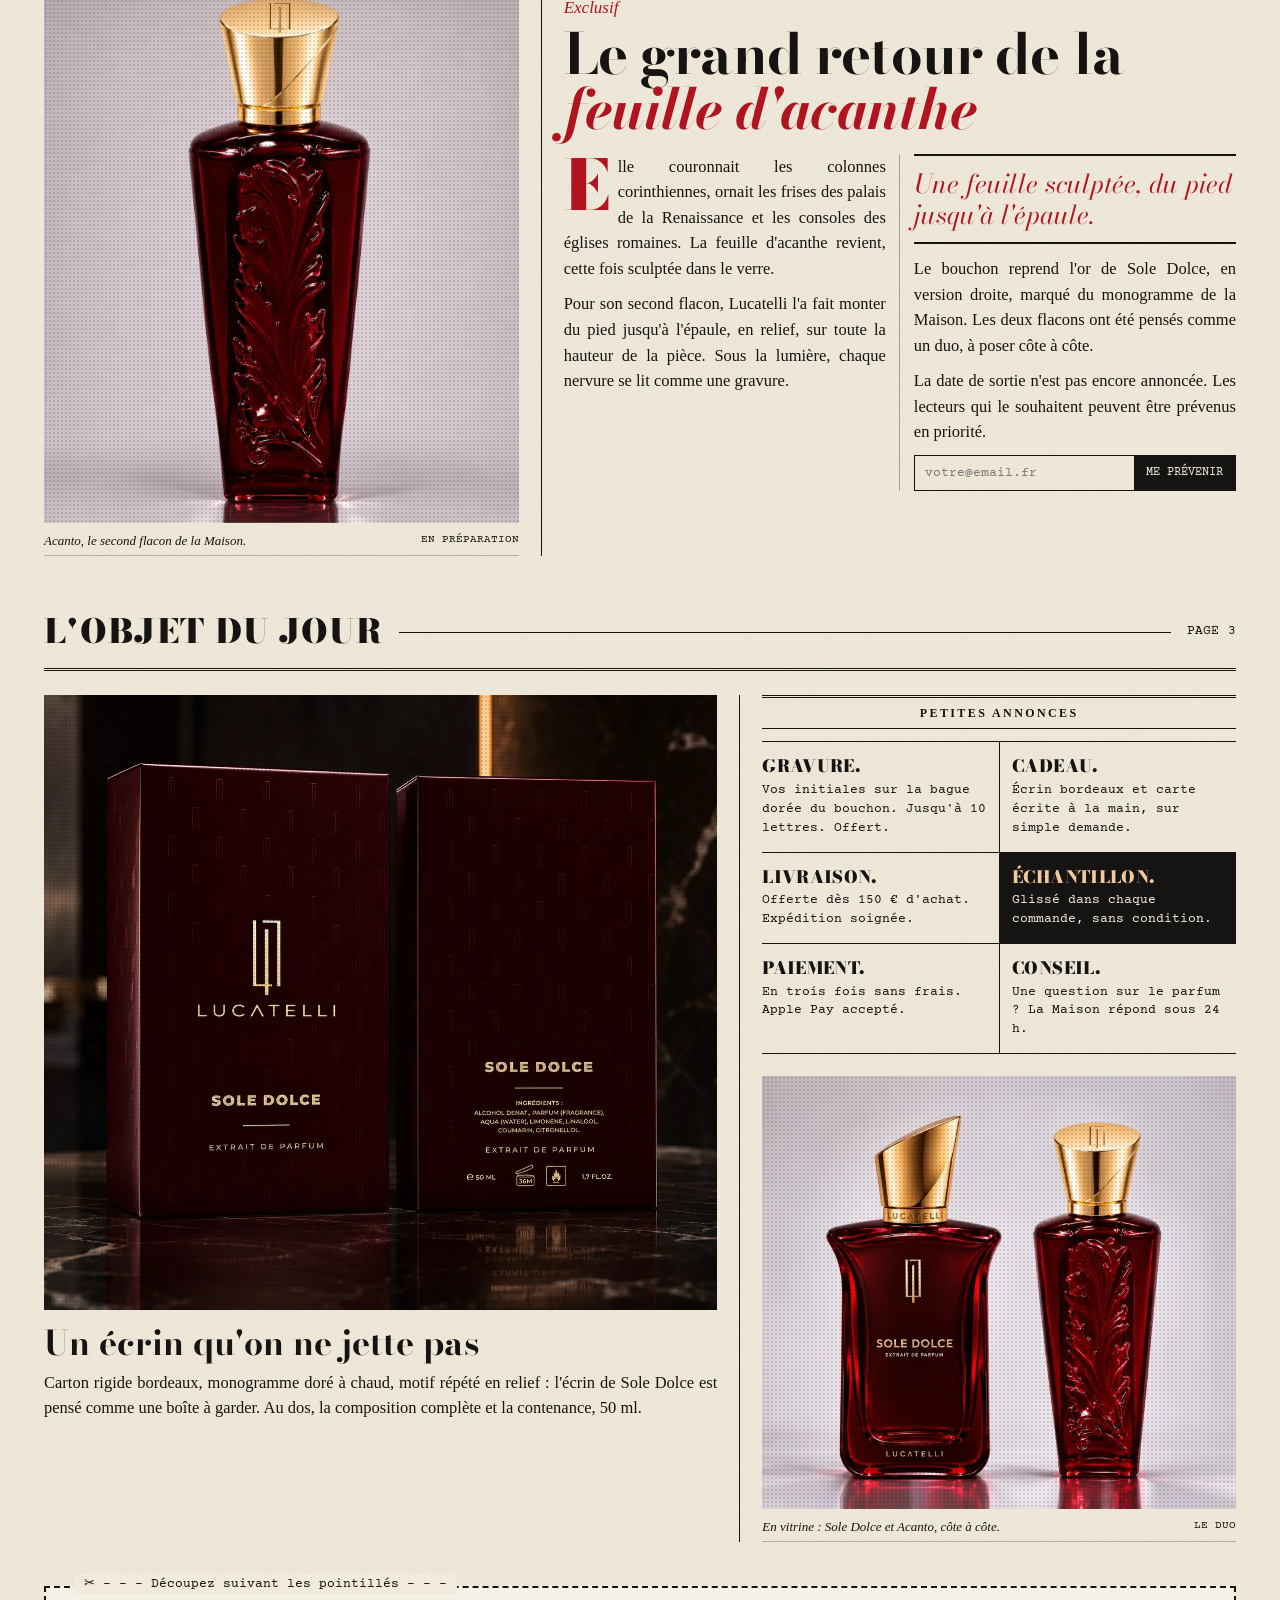
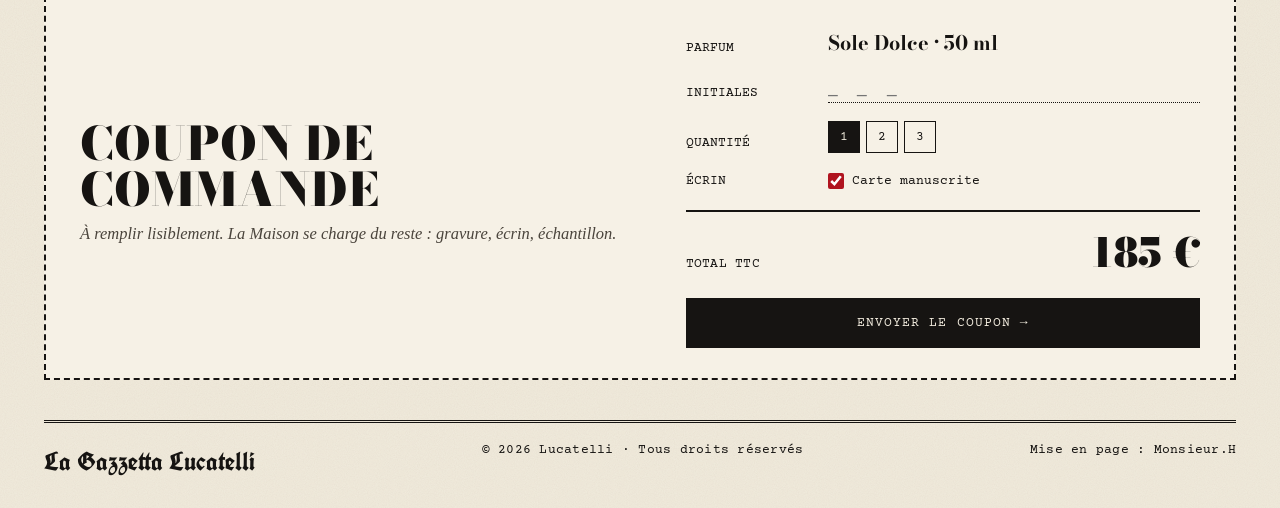
<file: gazzetta/index.html>
<!DOCTYPE html>
<html lang="fr">
<head>
<meta charset="utf-8">
<meta name="viewport" content="width=device-width, initial-scale=1, viewport-fit=cover">
<title>La Gazzetta Lucatelli — Sole Dolce, édition extraordinaire</title>
<meta name="description" content="Édition extraordinaire : la Maison Lucatelli présente Sole Dolce, extrait de parfum 50 ml en verre rubis et bouchon d'or. Bulletin olfactif, petites annonces et coupon de commande.">
<meta name="robots" content="noindex">
<meta name="theme-color" content="#F1EBDD">
<link rel="preconnect" href="https://fonts.googleapis.com"><link rel="preconnect" href="https://fonts.gstatic.com" crossorigin>
<link href="https://fonts.googleapis.com/css2?family=Bodoni+Moda:ital,opsz,wght@0,6..96,400;0,6..96,700;0,6..96,900;1,6..96,400&family=Old+Standard+TT:ital,wght@0,400;0,700;1,400&family=UnifrakturCook:wght@700&family=Courier+Prime&display=swap" rel="stylesheet">
<style>
:root{--paper:#F1EBDD;--paper2:#E8E0CE;--ink:#161412;--ink2:#4a443c;--red:#B0141F;--rule:#161412;--bod:"Bodoni Moda",Didot,serif;--old:"Old Standard TT",Georgia,serif;--frak:"UnifrakturCook",serif;--tw:"Courier Prime",monospace}
*{box-sizing:border-box;margin:0;padding:0}
html{-webkit-text-size-adjust:100%}
body{background:#cfc6b2;color:var(--ink);font-family:var(--old);font-size:16.5px;line-height:1.55;overflow-x:hidden}
a{color:inherit;text-decoration:none}button{font:inherit;color:inherit;background:none;border:0;cursor:pointer}img{display:block;max-width:100%}
.sheet{max-width:1320px;margin:0 auto;background:var(--paper);background-image:url("data:image/svg+xml,%3Csvg xmlns='http://www.w3.org/2000/svg' width='220' height='220'%3E%3Cfilter id='n'%3E%3CfeTurbulence type='fractalNoise' baseFrequency='.9' numOctaves='2' stitchTiles='stitch'/%3E%3CfeColorMatrix values='0 0 0 0 .3 0 0 0 0 .25 0 0 0 0 .15 0 0 0 .09 0'/%3E%3C/filter%3E%3Crect width='220' height='220' filter='url(%23n)'/%3E%3C/svg%3E");box-shadow:0 0 0 1px rgba(0,0,0,.08),0 30px 80px -30px rgba(40,30,10,.45);padding:0 44px;position:relative;overflow-x:clip}
.sheet+.sheet{margin-top:0}
@media(max-width:800px){.sheet{padding:0 18px}body{font-size:16px}}
.tw{font-family:var(--tw);font-size:12.5px;letter-spacing:.02em}
.sc{font-family:var(--old);font-size:11.5px;letter-spacing:.2em;text-transform:uppercase}

/* bandeau supérieur */
.top{display:flex;justify-content:space-between;align-items:center;gap:16px;padding:14px 0 10px;border-bottom:1px solid var(--rule)}
.top .bag{display:flex;gap:8px;align-items:center}
.top .bag b{background:var(--ink);color:var(--paper);font-family:var(--tw);font-weight:400;font-size:11px;padding:1px 7px;border-radius:2px}
.top .bag b.has{background:var(--red)}
@media(max-width:800px){.top .hide{display:none}}

/* titre du journal */
.mast{display:grid;grid-template-columns:180px minmax(0,1fr) 180px;align-items:center;gap:24px;padding:22px 0 14px}
.ear{border:1px solid var(--rule);padding:10px 12px;font-size:13px;line-height:1.35;text-align:center}
.ear .sc{display:block;font-size:9.5px;margin-bottom:4px;color:var(--red)}
.ear svg{width:30px;height:30px;margin:2px auto 4px;display:block}
.mast h1{font-family:var(--frak);font-weight:700;text-align:center;font-size:clamp(40px,6.3vw,96px);line-height:.95;letter-spacing:-.01em;white-space:nowrap}
.sub{display:flex;justify-content:space-between;gap:12px;border-top:3px double var(--rule);border-bottom:1px solid var(--rule);padding:7px 0;font-size:12px}
.sub i{font-style:italic}
@media(max-width:900px){.mast{grid-template-columns:1fr;padding:18px 0 10px}.ear{display:none}.mast h1{font-size:clamp(28px,9.6vw,80px)}.sub{font-size:10.5px}.sub .hide{display:none}}

/* dépêches */
.tick{display:flex;align-items:stretch;border-bottom:1px solid var(--rule);overflow:hidden;font-family:var(--tw);font-size:13px}
.tick b{background:var(--red);color:#fff;font-weight:400;padding:7px 12px;white-space:nowrap;letter-spacing:.06em;z-index:1}
.tick .m{flex:1;overflow:hidden;white-space:nowrap;padding:7px 0;mask-image:linear-gradient(90deg,transparent,#000 4%,#000 96%,transparent)}
.tick .m span{display:inline-block;padding-left:100%;animation:tk 34s linear infinite}
@keyframes tk{to{transform:translateX(-100%)}}

/* gros titre */
.head{text-align:center;padding:30px 0 18px;border-bottom:1px solid var(--rule)}
.kicker{font-family:var(--old);font-style:italic;font-size:17px;color:var(--red);margin-bottom:6px}
.head h2{font-family:var(--bod);font-weight:900;font-size:clamp(46px,9.6vw,148px);line-height:.86;letter-spacing:-.025em;text-transform:uppercase}
.head h2 .w{display:inline-block;white-space:nowrap}
.head h2 .l{display:inline-block;opacity:0;transform:translateY(-.25em) rotate(-4deg) scale(1.15);animation:press .5s cubic-bezier(.2,.9,.2,1.2) forwards}
@keyframes press{to{opacity:1;transform:none}}
.deck{font-family:var(--bod);font-style:italic;font-size:clamp(19px,2vw,26px);line-height:1.3;max-width:900px;margin:18px auto 0}

/* grille de la une */
.grid{display:grid;grid-template-columns:3fr 6fr 3fr;gap:0;padding:22px 0 30px}
.grid>*{padding:0 22px}
.grid>*+*{border-left:1px solid var(--rule)}
.grid>*:first-child{padding-left:0}.grid>*:last-child{padding-right:0}
.art h3{font-family:var(--bod);font-weight:700;font-size:24px;line-height:1.1;margin-bottom:6px}
.by{font-size:11px;letter-spacing:.16em;text-transform:uppercase;color:var(--ink2);border-bottom:1px solid rgba(0,0,0,.25);padding-bottom:8px;margin-bottom:10px}
.art p{text-align:justify;hyphens:auto;-webkit-hyphens:auto}
.art p+p{text-indent:1.4em}
.drop::first-letter{font-family:var(--bod);font-weight:900;float:left;font-size:4.2em;line-height:.8;padding:4px 8px 0 0;color:var(--red)}
.cont{font-style:italic;font-size:13px;margin-top:10px;text-align:right}
.photo{position:relative;overflow:hidden;background:var(--paper2)}
.photo img{width:100%;height:100%;object-fit:cover}
.photo .bw{filter:grayscale(1) contrast(1.25) brightness(1.04)}
.photo::after{content:"";position:absolute;inset:0;background:radial-gradient(circle,rgba(22,20,18,.38) 0 .9px,transparent 1.3px) 0 0/4px 4px;mix-blend-mode:multiply;pointer-events:none;transition:opacity 1.6s}
.photo .col{position:absolute;inset:0;clip-path:circle(0% at var(--ox,50%) var(--oy,50%));transition:clip-path 2.2s cubic-bezier(.6,0,.2,1)}
.photo.in .col{clip-path:circle(150% at var(--ox,50%) var(--oy,50%))}
.photo.in::after{opacity:.35}
.cap{font-size:13px;font-style:italic;margin-top:8px;padding-bottom:4px;border-bottom:1px solid rgba(0,0,0,.25);display:flex;justify-content:space-between;gap:12px}
.cap span{font-style:normal;font-family:var(--tw);font-size:11px;white-space:nowrap}
.lead .photo{aspect-ratio:4/5}

/* bulletin olfactif */
.meteo h4,.box h4{font-family:var(--old);font-weight:700;font-size:12px;letter-spacing:.2em;text-transform:uppercase;text-align:center;border-top:3px double var(--rule);border-bottom:1px solid var(--rule);padding:6px 0;margin-bottom:12px}
.met{display:grid;grid-template-columns:44px 1fr;gap:10px;align-items:center;padding:10px 0;border-bottom:1px dotted rgba(0,0,0,.4)}
.met svg{width:40px;height:40px}
.met b{font-family:var(--bod);font-size:19px;display:block;line-height:1.1}
.met small{font-size:13.5px;color:var(--ink2);display:block}
.met .tw{color:var(--red);font-size:11px}
.price{margin-top:22px;border:2px solid var(--ink);padding:16px;text-align:center}
.price .sc{font-size:10px;color:var(--red)}
.price b{display:block;font-family:var(--bod);font-weight:900;font-size:52px;line-height:1;margin:4px 0}
.price .btn{margin-top:10px}
.btn{display:inline-flex;align-items:center;justify-content:center;gap:10px;background:var(--ink);color:var(--paper);font-family:var(--tw);font-size:13px;letter-spacing:.08em;text-transform:uppercase;padding:12px 18px;transition:background .3s}
.btn:hover{background:var(--red)}
@media(max-width:1000px){.grid{grid-template-columns:1fr 1fr}.grid .lead{grid-column:1/-1;order:-1;padding:0 0 24px;border-left:0}.grid .art{border-left:0;padding-left:0}}
@media(max-width:640px){.grid{grid-template-columns:1fr}.grid>*{padding:0!important;border-left:0!important}.grid .meteo{border-top:1px solid var(--rule);padding-top:20px!important;margin-top:24px}}

/* pli entre deux pages */
.fold{height:46px;background:linear-gradient(rgba(0,0,0,0),rgba(40,30,10,.10) 48%,rgba(255,255,255,.35) 52%,rgba(0,0,0,0));margin:0 -44px;display:flex;align-items:center;justify-content:center}
.fold span{font-family:var(--tw);font-size:11px;background:var(--paper);padding:0 10px;letter-spacing:.2em}
@media(max-width:800px){.fold{margin:0 -18px}}

/* rubriques */
.rub{display:flex;align-items:center;gap:16px;padding:16px 0 10px;border-bottom:3px double var(--rule)}
.rub h3{font-family:var(--bod);font-weight:900;font-size:clamp(22px,2.6vw,34px);text-transform:uppercase;letter-spacing:.04em;white-space:nowrap}
.rub i{flex:1;height:1px;background:var(--rule)}
.rub .tw{white-space:nowrap}
.p2{display:grid;grid-template-columns:5fr 7fr;gap:0;padding:24px 0 34px}
.p2>*{padding:0 22px}.p2>*:first-child{padding-left:0}.p2>*:last-child{padding-right:0;border-left:1px solid var(--rule)}
.p2 .photo{aspect-ratio:1189/1323}
.p2 h2{font-family:var(--bod);font-weight:700;font-size:clamp(34px,4.4vw,62px);line-height:.98;letter-spacing:-.015em}
.p2 h2 em{color:var(--red)}
.cols3{columns:3 210px;column-gap:28px;column-rule:1px solid rgba(0,0,0,.3);margin-top:16px}
.cols3 p{text-align:justify;hyphens:auto;-webkit-hyphens:auto;margin-bottom:10px}
.pull{font-family:var(--bod);font-style:italic;font-size:26px;line-height:1.2;border-top:2px solid var(--ink);border-bottom:2px solid var(--ink);padding:12px 0;margin:6px 0 12px;break-inside:avoid;color:var(--red)}
.vit{margin-top:22px}.vit .photo{aspect-ratio:800/731}
.notify{display:flex;border:1px solid var(--ink);margin-top:10px;break-inside:avoid}
.notify input{flex:1;min-width:0;border:0;background:transparent;font-family:var(--tw);font-size:13px;padding:10px;outline:none}
.notify button{background:var(--ink);color:var(--paper);font-family:var(--tw);font-size:12px;padding:0 12px;text-transform:uppercase}
@media(max-width:900px){.p2{grid-template-columns:1fr}.p2>*{padding:0!important;border-left:0!important}.p2 .photo{margin-bottom:22px;aspect-ratio:4/3}.p2 .photo img{object-position:50% 30%}}

/* objet du jour + annonces */
.p3{display:grid;grid-template-columns:7fr 5fr;gap:0;padding:24px 0 34px}
.p3>*{padding:0 22px}.p3>*:first-child{padding-left:0}.p3>*:last-child{padding-right:0;border-left:1px solid var(--rule)}
.p3 .photo{aspect-ratio:1312/1199}
.p3 h2{font-family:var(--bod);font-weight:700;font-size:34px;line-height:1.05;margin:16px 0 8px}
.ads{display:grid;grid-template-columns:1fr 1fr;gap:0;border-top:1px solid var(--rule)}
.ad{padding:12px 12px 14px 0;border-bottom:1px solid var(--rule);font-family:var(--tw);font-size:13px;line-height:1.45}
.ad:nth-child(even){padding-left:12px;padding-right:0;border-left:1px solid var(--rule)}
.ad b{font-family:var(--bod);font-weight:900;font-size:17px;letter-spacing:.02em;display:block;margin-bottom:2px}
.ad.hl{background:var(--ink);color:var(--paper);padding:12px}
.ad.hl b{color:#f0c9a0}
@media(max-width:900px){.p3{grid-template-columns:1fr}.p3>*{padding:0!important;border-left:0!important}.p3>*:last-child{margin-top:28px}}
@media(max-width:420px){.ads{grid-template-columns:1fr}.ad:nth-child(even){padding-left:0;border-left:0}}

/* coupon */
.coup{margin:10px 0 40px;border:2px dashed var(--ink);padding:30px 34px;position:relative;background:#F6F1E6}
.coup .sc2{position:absolute;top:-14px;left:28px;background:var(--paper);padding:0 10px;font-family:var(--tw);font-size:13px}
.cg{display:grid;grid-template-columns:1.1fr 1fr;gap:40px;align-items:center}
.coup h2{font-family:var(--bod);font-weight:900;font-size:clamp(30px,3.6vw,48px);line-height:1;text-transform:uppercase}
.coup p{font-style:italic;margin-top:8px;color:var(--ink2)}
.fld{display:grid;grid-template-columns:130px 1fr;align-items:end;gap:12px;padding:9px 0;font-family:var(--tw);font-size:13px}
.fld input[type=text]{border:0;border-bottom:1px dotted var(--ink);background:transparent;font-family:var(--tw);font-size:16px;letter-spacing:.3em;text-transform:uppercase;padding:4px 0;outline:none;width:100%}
.boxes{display:flex;gap:6px}
.boxes label{width:32px;height:32px;border:1px solid var(--ink);display:grid;place-items:center;cursor:pointer;font-family:var(--tw)}
.boxes input{position:absolute;opacity:0;pointer-events:none}
.boxes input:checked+label{background:var(--ink);color:var(--paper)}
.ck{display:flex;gap:8px;align-items:center;cursor:pointer}
.ck input{accent-color:var(--red);width:16px;height:16px}
.coup .tot{display:flex;justify-content:space-between;align-items:baseline;border-top:2px solid var(--ink);margin-top:10px;padding-top:10px}
.coup .tot b{font-family:var(--bod);font-weight:900;font-size:40px}
.coup .btn{width:100%;margin-top:14px;padding:15px}
.stamp{position:absolute;right:40px;top:30px;border:4px double var(--red);color:var(--red);font-family:var(--bod);font-weight:900;font-size:40px;letter-spacing:.08em;padding:4px 18px;text-transform:uppercase;transform:rotate(-12deg) scale(2.4);opacity:0;pointer-events:none;transition:transform .35s cubic-bezier(.3,1.6,.5,1),opacity .2s;mix-blend-mode:multiply}
.stamp small{display:block;font-family:var(--tw);font-weight:400;font-size:11px;letter-spacing:.1em;text-align:center}
.stamp.on{opacity:.88;transform:rotate(-12deg) scale(1)}
@media(max-width:900px){.coup{padding:26px 18px}.cg{grid-template-columns:1fr;gap:20px}.fld{grid-template-columns:100px 1fr}.stamp{right:14px;top:14px;font-size:28px}}

.colo{border-top:3px double var(--rule);padding:18px 0 26px;display:flex;justify-content:space-between;gap:20px;flex-wrap:wrap;font-size:12.5px}
.colo .frak{font-family:var(--frak);font-size:26px}
@media(prefers-reduced-motion:reduce){*{animation:none!important;transition:none!important}.head h2 .l{opacity:1;transform:none}}
</style>
</head>
<body>
<div class="sheet">
  <div class="top tw"><span>Anno I · N° 1</span><span class="hide" id="date">—</span><span class="hide">Édition extraordinaire</span><a href="#coupon" class="bag">Écrin <b data-count>0</b></a></div>
  <header class="mast">
    <div class="ear"><span class="sc">Météo olfactive</span><svg viewBox="0 0 40 40" fill="none" stroke="#161412" stroke-width="1.4"><circle cx="20" cy="20" r="7"/><path d="M20 4v6M20 30v6M4 20h6M30 20h6M8.7 8.7l4.2 4.2M27.1 27.1l4.2 4.2M8.7 31.3l4.2-4.2M27.1 12.9l4.2-4.2"/></svg>Grand soleil sur toute la Méditerranée</div>
    <h1>La Gazzetta Lucatelli</h1>
    <div class="ear"><span class="sc">Dans ce numéro</span>Un échantillon offert à chaque commande<br><i style="font-size:12px">voir page 3</i></div>
  </header>
  <div class="sub"><i>Quotidien de la Maison Lucatelli</i><span class="hide">Parfums · Objets · Lumière</span><span>Fondé en MMXXVI</span></div>
  <div class="tick"><b>ULTIM'ORA</b><div class="m"><span>SOLE DOLCE DISPONIBLE DÈS AUJOURD'HUI — EXTRAIT DE PARFUM 50 ML — GRAVURE DES INITIALES SUR LA BAGUE DU BOUCHON — ACANTO, LE SECOND FLACON, EN PRÉPARATION À L'ATELIER — LIVRAISON OFFERTE DÈS 150 € — ÉCHANTILLON OFFERT À CHAQUE COMMANDE —</span></div></div>

  <section class="head">
    <p class="kicker">Événement · Une première pour la Maison</p>
    <h2 id="hl">Un sole in una goccia</h2>
    <p class="deck">La Maison Lucatelli présente Sole Dolce, son premier extrait de parfum : un verre rubis, un bouchon d'or, et la lumière de la Méditerranée enfermée dans cinquante millilitres.</p>
  </section>

  <section class="grid">
    <article class="art">
      <h3>Le soleil, mis en flacon</h3>
      <div class="by">De notre envoyé à l'atelier</div>
      <p class="drop">Il fallait un objet à la hauteur de la lumière qu'il contient. Le flacon de Sole Dolce est taillé dans un verre rubis, teinté dans la masse, aux épaules galbées comme les vasques des jardins italiens.</p>
      <p>Au sommet, le bouchon d'or est tranché en biais. Sous la lampe, il renvoie la lumière comme une corniche au soleil couchant. À sa base, une bague gravée porte le nom de la Maison.</p>
      <p>Le parfum s'ouvre sur les agrumes, glisse vers un cœur floral et se pose sur un fond chaud, presque vanillé.</p>
      <p class="cont">Suite en page 2 →</p>
    </article>
    <figure class="lead">
      <div class="photo" style="--ox:52%;--oy:55%"><img class="bw" src="../img/sole-dolce.webp" alt="" aria-hidden="true"><div class="col"><img src="../img/sole-dolce.webp" alt="Le flacon Sole Dolce, verre rubis et bouchon doré biseauté" fetchpriority="high"></div></div>
      <figcaption class="cap">Le flacon Sole Dolce, photographié à l'atelier. <span>PHOTO · MAISON LUCATELLI</span></figcaption>
    </figure>
    <aside class="meteo">
      <h4>Bulletin olfactif</h4>
      <div class="met"><svg viewBox="0 0 40 40" fill="none" stroke="#B0141F" stroke-width="1.4"><circle cx="20" cy="22" r="6"/><path d="M6 32h28M20 8v4M9 13l3 3M31 13l-3 3"/></svg><div><span class="tw">MATIN · LA TÊTE</span><b>Éclaircies d'agrumes</b><small>Bergamote, citron de Sicile</small></div></div>
      <div class="met"><svg viewBox="0 0 40 40" fill="none" stroke="#B0141F" stroke-width="1.4"><circle cx="20" cy="20" r="7"/><path d="M20 4v6M20 30v6M4 20h6M30 20h6M8.7 8.7l4.2 4.2M27.1 27.1l4.2 4.2M8.7 31.3l4.2-4.2M27.1 12.9l4.2-4.2"/></svg><div><span class="tw">MIDI · LE CŒUR</span><b>Plein soleil floral</b><small>Fleur d'oranger, rose, lavande</small></div></div>
      <div class="met"><svg viewBox="0 0 40 40" fill="none" stroke="#B0141F" stroke-width="1.4"><path d="M26 8a12 12 0 1 0 6 18A10 10 0 0 1 26 8z"/><path d="M9 9l1 2M13 5l.5 2"/></svg><div><span class="tw">SOIR · LE FOND</span><b>Douceur persistante</b><small>Fève tonka, ambre, musc blanc</small></div></div>
      <div class="price"><span class="sc">Cours du jour</span><b>185 €</b><span class="tw">Extrait de parfum · 50 ml</span><br><a href="#coupon" class="btn">Découper le coupon ✂</a></div>
    </aside>
  </section>
  <div class="fold"><span>— 1 —</span></div>
</div>

<div class="sheet">
  <div class="rub"><h3>Mode &amp; Costume</h3><i></i><span class="tw">PAGE 2</span></div>
  <section class="p2">
    <figure>
      <div class="photo" style="--ox:50%;--oy:45%"><img class="bw" src="../img/acanto.webp" alt="" aria-hidden="true" loading="lazy"><div class="col"><img src="../img/acanto.webp" alt="Le flacon Acanto, verre rubis sculpté d'une feuille d'acanthe" loading="lazy"></div></div>
      <figcaption class="cap">Acanto, le second flacon de la Maison. <span>EN PRÉPARATION</span></figcaption>
    </figure>
    <article>
      <p class="kicker">Exclusif</p>
      <h2>Le grand retour de la <em>feuille d'acanthe</em></h2>
      <div class="cols3">
        <p class="drop">Elle couronnait les colonnes corinthiennes, ornait les frises des palais de la Renaissance et les consoles des églises romaines. La feuille d'acanthe revient, cette fois sculptée dans le verre.</p>
        <p>Pour son second flacon, Lucatelli l'a fait monter du pied jusqu'à l'épaule, en relief, sur toute la hauteur de la pièce. Sous la lumière, chaque nervure se lit comme une gravure.</p>
        <div class="pull">Une feuille sculptée, du pied jusqu'à l'épaule.</div>
        <p>Le bouchon reprend l'or de Sole Dolce, en version droite, marqué du monogramme de la Maison. Les deux flacons ont été pensés comme un duo, à poser côte à côte.</p>
        <p>La date de sortie n'est pas encore annoncée. Les lecteurs qui le souhaitent peuvent être prévenus en priorité.</p>
        <form class="notify" onsubmit="event.preventDefault();this.querySelector('button').textContent='Noté';this.reset()"><input type="email" required placeholder="votre@email.fr" aria-label="E-mail"><button>Me prévenir</button></form>
      </div>
    </article>
  </section>

  <div class="rub"><h3>L'objet du jour</h3><i></i><span class="tw">PAGE 3</span></div>
  <section class="p3">
    <article>
      <div class="photo" style="--ox:30%;--oy:50%"><img class="bw" src="../img/ecrin-marbre.webp" alt="" aria-hidden="true" loading="lazy"><div class="col"><img src="../img/ecrin-marbre.webp" alt="L'écrin bordeaux Sole Dolce sur marbre noir" loading="lazy"></div></div>
      <h2>Un écrin qu'on ne jette pas</h2>
      <p class="art"><span style="display:block;text-align:justify">Carton rigide bordeaux, monogramme doré à chaud, motif répété en relief : l'écrin de Sole Dolce est pensé comme une boîte à garder. Au dos, la composition complète et la contenance, 50 ml.</span></p>
    </article>
    <aside>
      <div class="box"><h4>Petites annonces</h4></div>
      <div class="ads">
        <div class="ad"><b>GRAVURE.</b>Vos initiales sur la bague dorée du bouchon. Jusqu'à 10 lettres. Offert.</div>
        <div class="ad"><b>CADEAU.</b>Écrin bordeaux et carte écrite à la main, sur simple demande.</div>
        <div class="ad"><b>LIVRAISON.</b>Offerte dès 150 € d'achat. Expédition soignée.</div>
        <div class="ad hl"><b>ÉCHANTILLON.</b>Glissé dans chaque commande, sans condition.</div>
        <div class="ad"><b>PAIEMENT.</b>En trois fois sans frais. Apple Pay accepté.</div>
        <div class="ad"><b>CONSEIL.</b>Une question sur le parfum ? La Maison répond sous 24 h.</div>
      </div>
      <figure class="vit"><div class="photo" style="--ox:30%;--oy:60%"><img class="bw" src="../img/duo-800.webp" alt="" aria-hidden="true" loading="lazy"><div class="col"><img src="../img/duo-800.webp" alt="Sole Dolce et Acanto côte à côte" loading="lazy"></div></div><figcaption class="cap">En vitrine : Sole Dolce et Acanto, côte à côte. <span>LE DUO</span></figcaption></figure>
    </aside>
  </section>

  <section class="coup" id="coupon">
    <span class="sc2">✂ - - - Découpez suivant les pointillés - - -</span>
    <div class="stamp" id="stamp">Reçu<small id="stampS">MAISON LUCATELLI</small></div>
    <div class="cg">
      <div><h2>Coupon de commande</h2><p>À remplir lisiblement. La Maison se charge du reste : gravure, écrin, échantillon.</p></div>
      <form id="cform">
        <div class="fld"><span>PARFUM</span><span style="font-family:var(--bod);font-size:20px;font-weight:700">Sole Dolce · 50 ml</span></div>
        <div class="fld"><span>INITIALES</span><input type="text" id="eng" maxlength="10" placeholder="_ _ _" aria-label="Initiales à graver"></div>
        <div class="fld"><span>QUANTITÉ</span><div class="boxes"><input type="radio" name="q" id="q1" value="1" checked><label for="q1">1</label><input type="radio" name="q" id="q2" value="2"><label for="q2">2</label><input type="radio" name="q" id="q3" value="3"><label for="q3">3</label></div></div>
        <div class="fld"><span>ÉCRIN</span><label class="ck"><input type="checkbox" checked> Carte manuscrite</label></div>
        <div class="tot"><span class="tw">TOTAL TTC</span><b id="tot">185 €</b></div>
        <button class="btn">Envoyer le coupon →</button>
      </form>
    </div>
  </section>

  <footer class="colo"><span class="frak">La Gazzetta Lucatelli</span><span class="tw">© 2026 Lucatelli · Tous droits réservés</span><span class="tw">Mise en page : Monsieur.H</span></footer>
</div>

<script src="../kit.js"></script>
<script>
const $=s=>document.querySelector(s),$$=s=>[...document.querySelectorAll(s)];
$('#date').textContent=new Date().toLocaleDateString('fr-FR',{weekday:'long',day:'numeric',month:'long',year:'numeric'});
// gros titre composé lettre par lettre, comme sous la presse
(function(){const h=$('#hl');let i=0;h.innerHTML=h.textContent.split(' ').map(w=>`<span class="w">${[...w].map(c=>`<span class="l" style="animation-delay:${.15+(i++)*.045}s">${c}</span>`).join('')}</span>`).join(' ')})();
// l'encre de couleur se répand quand la photo arrive à l'écran
const io=new IntersectionObserver(es=>es.forEach(e=>{if(e.isIntersecting){setTimeout(()=>e.target.classList.add('in'),350);io.unobserve(e.target)}}),{threshold:.35});
$$('.photo').forEach(p=>io.observe(p));
// coupon
const qv=()=>+document.querySelector('input[name=q]:checked').value;
$$('input[name=q]').forEach(r=>r.onchange=()=>$('#tot').textContent=LK.eur(qv()*185));
$('#cform').onsubmit=e=>{e.preventDefault();const r=LK.add({q:qv(),engrave:$('#eng').value});const st=$('#stamp');st.classList.remove('on');void st.offsetWidth;$('#stampS').textContent=`× ${r.q}${r.eng?' · '+r.eng:''} · ${LK.eur(r.total)}`;st.classList.add('on');$('#cform .btn').textContent='Coupon reçu · finaliser →'};
</script>
</body>
</html>
</file>
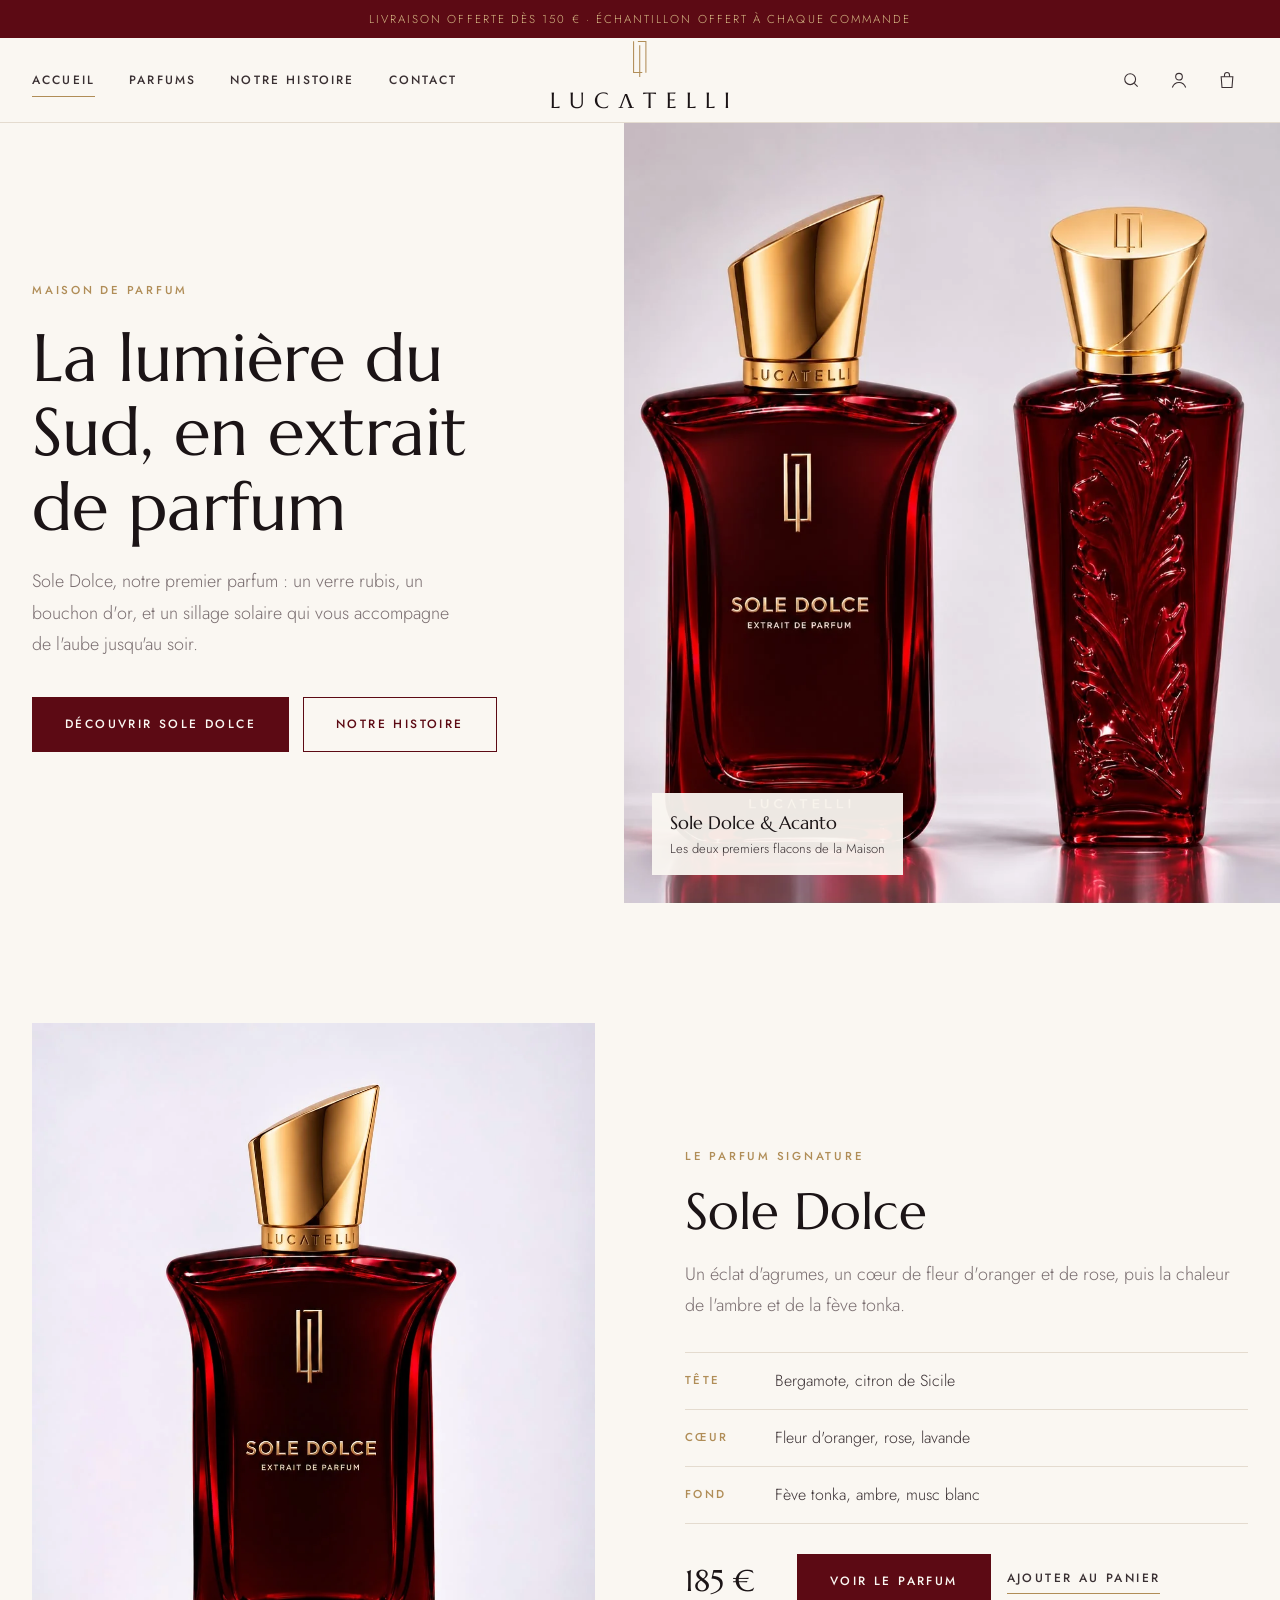
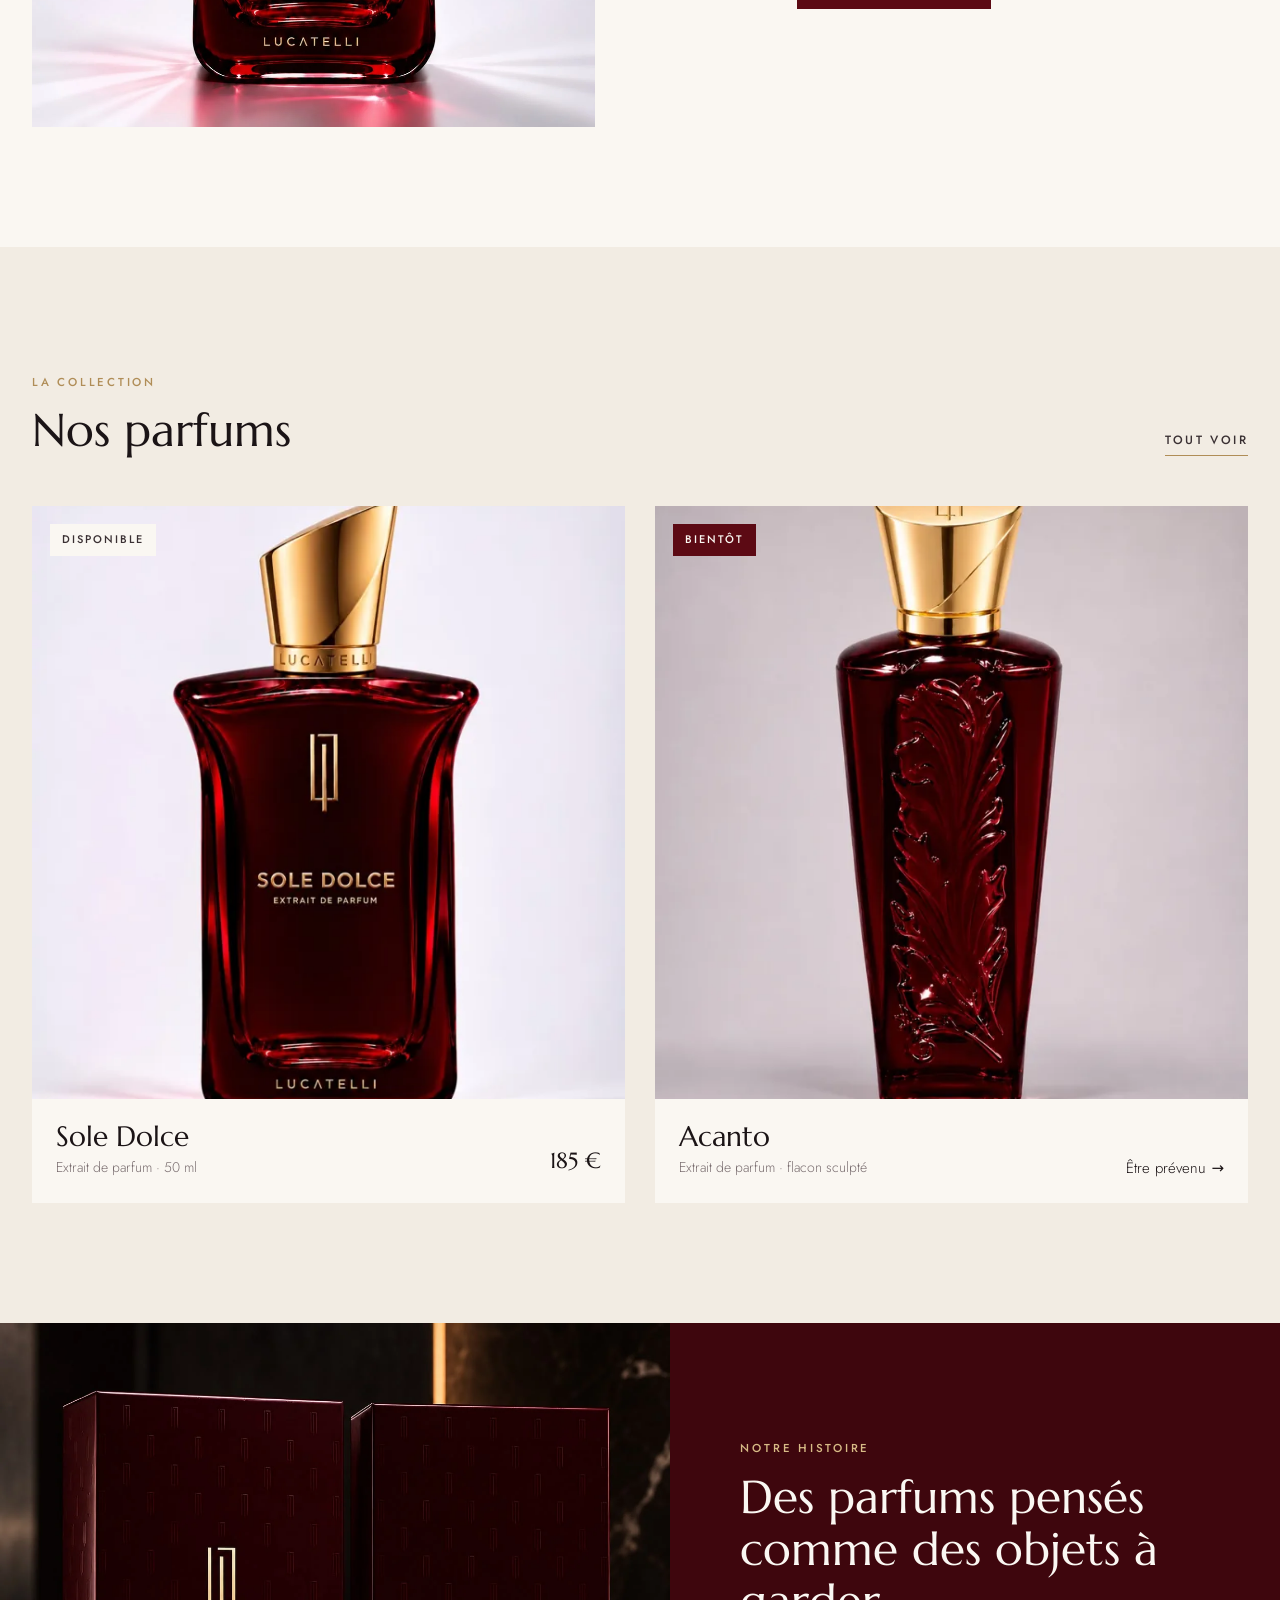
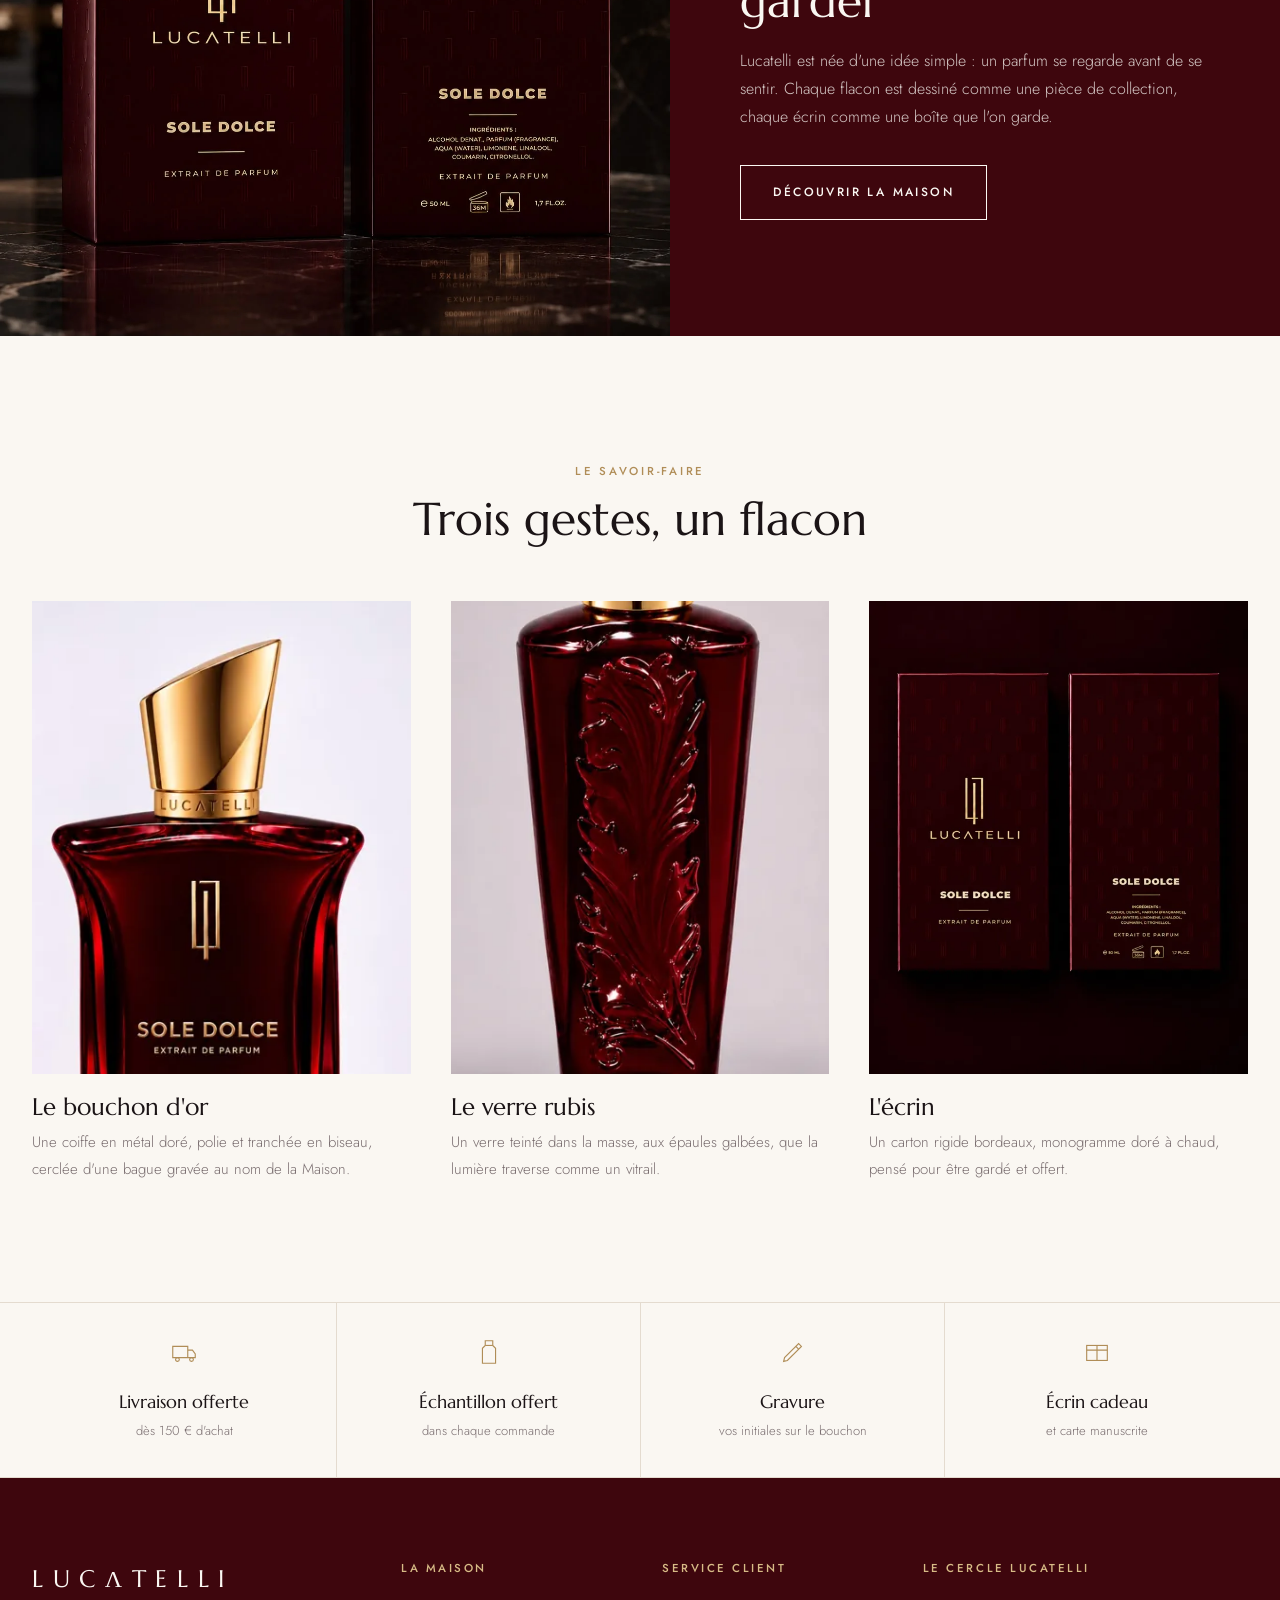
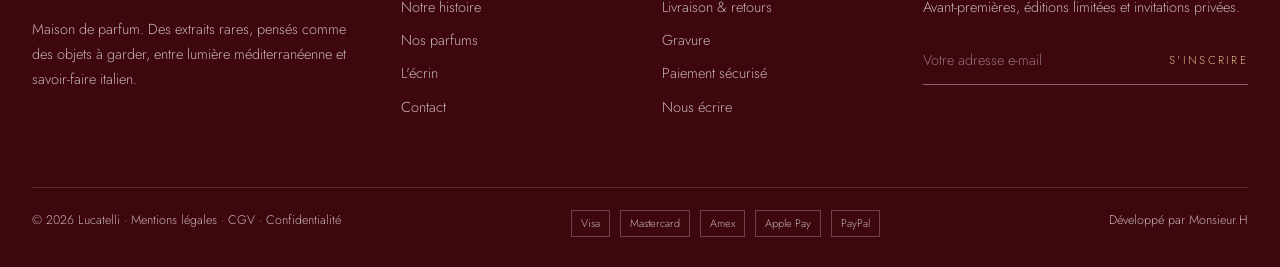
<file: maison/index.html>
<!DOCTYPE html>
<html lang="fr">
<head>
<meta charset="utf-8">
<meta name="viewport" content="width=device-width, initial-scale=1, viewport-fit=cover">
<title>Lucatelli — Maison de parfum · Sole Dolce, extrait de parfum</title>
<meta name="description" content="Lucatelli, maison de parfum. Découvrez Sole Dolce, extrait de parfum 50 ml en verre rubis et bouchon doré, livré dans son écrin. Échantillon offert, livraison offerte dès 150 €.">
<meta name="robots" content="noindex">
<meta name="theme-color" content="#FAF7F2">
<meta property="og:title" content="Lucatelli — Maison de parfum"><meta property="og:image" content="../img/duo.webp">
<link rel="preconnect" href="https://fonts.googleapis.com"><link rel="preconnect" href="https://fonts.gstatic.com" crossorigin>
<link href="https://fonts.googleapis.com/css2?family=Marcellus&family=Jost:wght@300;400;500&display=swap" rel="stylesheet">
<link rel="stylesheet" href="maison.css">
<style>
.hero{display:grid;grid-template-columns:1fr 1.05fr;min-height:calc(100vh - 120px);min-height:calc(100svh - 120px)}
.hero .txt{display:flex;flex-direction:column;justify-content:center;padding:80px max(32px,calc((100vw - 1280px)/2)) 80px max(32px,calc((100vw - 1280px)/2))}
.hero .txt>div{max-width:520px}
.hero h1{font-size:clamp(44px,5.2vw,78px);margin:18px 0 22px}
.hero .lead{max-width:440px}
.hero .cta{display:flex;gap:14px;flex-wrap:wrap;margin-top:36px}
.hero .img{position:relative;overflow:hidden;background:#e9e4ec}
.hero .img img{width:100%;height:100%;object-fit:cover;object-position:50% 60%}
.hero .img .tag{position:absolute;left:28px;bottom:28px;background:rgba(250,247,242,.94);padding:14px 18px;font-size:13px}
.hero .img .tag b{display:block;font-family:var(--ti);font-weight:400;font-size:18px;color:var(--noir)}
@media(max-width:900px){.hero{grid-template-columns:1fr;min-height:0}.hero .img{order:-1;aspect-ratio:1/1}.hero .txt{padding:44px 20px 60px}}

.feat{display:grid;grid-template-columns:1fr 1fr;gap:90px;align-items:center}
.feat .ph{background:#e9e4ec;aspect-ratio:4/5;overflow:hidden}
.feat .ph img{width:100%;height:100%;object-fit:cover;transition:transform 1.6s var(--e)}
.feat .ph:hover img{transform:scale(1.03)}
.feat h2{font-size:clamp(38px,4vw,58px);margin:14px 0 18px}
.notes{margin:30px 0;border-top:1px solid var(--line)}
.notes div{display:grid;grid-template-columns:90px 1fr;padding:14px 0;border-bottom:1px solid var(--line)}
.notes span{font-size:11.5px;font-weight:500;letter-spacing:.2em;text-transform:uppercase;color:var(--or);padding-top:3px}
.price{font-family:var(--ti);font-size:30px;color:var(--noir);margin-right:26px}
.buyrow{display:flex;align-items:center;flex-wrap:wrap;gap:16px}
@media(max-width:900px){.feat{grid-template-columns:1fr;gap:34px}}

.coll{background:var(--ivo2)}
.ch{display:flex;justify-content:space-between;align-items:flex-end;gap:20px;margin-bottom:50px}
.ch h2{font-size:clamp(34px,3.6vw,52px);margin-top:10px}
.cards{display:grid;grid-template-columns:1fr 1fr;gap:30px}
.card{display:block;background:var(--ivo)}
.card .im{position:relative;aspect-ratio:1/1;overflow:hidden;background:#e9e4ec}
.card .im img{width:100%;height:100%;object-fit:cover;transition:transform 1.4s var(--e)}
.card:hover .im img{transform:scale(1.04)}
.card .badge{position:absolute;top:18px;left:18px;background:var(--ivo);font-size:11px;font-weight:500;letter-spacing:.18em;text-transform:uppercase;padding:6px 12px}
.card .badge.soon{background:var(--bord);color:var(--ivo)}
.card .in{display:flex;justify-content:space-between;align-items:flex-end;gap:16px;padding:22px 24px}
.card h3{font-size:28px}
.card small{color:var(--txt2);font-size:14px}
.card .p{font-family:var(--ti);font-size:22px;color:var(--noir);white-space:nowrap}
@media(max-width:800px){.cards{grid-template-columns:1fr}.ch{flex-direction:column;align-items:flex-start}}

.story{display:grid;grid-template-columns:1.1fr 1fr;background:var(--bord2);color:rgba(250,247,242,.8)}
.story .im{min-height:560px;overflow:hidden}
.story .im img{width:100%;height:100%;object-fit:cover}
.story .t{padding:90px 70px;display:flex;flex-direction:column;justify-content:center;max-width:620px}
.story h2{color:var(--ivo);font-size:clamp(36px,3.6vw,54px);margin:14px 0 20px}
.story .eb{color:var(--or2)}
.story .btn{margin-top:34px;align-self:flex-start}
@media(max-width:900px){.story{grid-template-columns:1fr}.story .im{min-height:0;aspect-ratio:4/3}.story .t{padding:56px 20px}}

.sf .g{display:grid;grid-template-columns:repeat(3,1fr);gap:40px;margin-top:56px}
.sf figure .im{aspect-ratio:4/5;overflow:hidden;background:#e9e4ec}
.sf figure img{width:100%;height:100%;object-fit:cover}
.sf figcaption{padding-top:20px}
.sf h3{font-size:24px;margin-bottom:8px}
.sf p{color:var(--txt2);font-size:15px}
@media(max-width:900px){.sf .g{grid-template-columns:1fr;gap:44px}.sf figure .im{aspect-ratio:4/3}}
</style>
<script type="application/ld+json">{"@context":"https://schema.org","@type":"Organization","name":"Lucatelli","description":"Maison de parfum","logo":"../img/ecrin.webp"}</script>
</head>
<body>
<main>
  <section class="hero">
    <div class="txt"><div>
      <span class="eb">Maison de parfum</span>
      <h1>La lumière du Sud, en extrait de parfum</h1>
      <p class="lead">Sole Dolce, notre premier parfum : un verre rubis, un bouchon d'or, et un sillage solaire qui vous accompagne de l'aube jusqu'au soir.</p>
      <div class="cta"><a href="produit.html?p=sole-dolce" class="btn">Découvrir Sole Dolce</a><a href="histoire.html" class="btn ghost">Notre histoire</a></div>
    </div></div>
    <div class="img"><img src="../img/duo.webp" alt="Les flacons Sole Dolce et Acanto en verre rubis" fetchpriority="high"><div class="tag"><b>Sole Dolce &amp; Acanto</b>Les deux premiers flacons de la Maison</div></div>
  </section>

  <section class="sec">
    <div class="wrap feat">
      <a href="produit.html?p=sole-dolce" class="ph rv"><img src="../img/sole-dolce.webp" alt="Flacon Sole Dolce, extrait de parfum Lucatelli" loading="lazy"></a>
      <div class="rv">
        <span class="eb">Le parfum signature</span>
        <h2>Sole Dolce</h2>
        <p class="lead">Un éclat d'agrumes, un cœur de fleur d'oranger et de rose, puis la chaleur de l'ambre et de la fève tonka.</p>
        <div class="notes"><div><span>Tête</span>Bergamote, citron de Sicile</div><div><span>Cœur</span>Fleur d'oranger, rose, lavande</div><div><span>Fond</span>Fève tonka, ambre, musc blanc</div></div>
        <div class="buyrow"><span class="price">185 €</span><a href="produit.html?p=sole-dolce" class="btn">Voir le parfum</a><button class="link" onclick="LK.add({q:1});openCart(true)">Ajouter au panier</button></div>
      </div>
    </div>
  </section>

  <section class="sec coll">
    <div class="wrap">
      <div class="ch rv"><div><span class="eb">La collection</span><h2>Nos parfums</h2></div><a href="parfums.html" class="link">Tout voir</a></div>
      <div class="cards">
        <a href="produit.html?p=sole-dolce" class="card rv"><div class="im"><img src="../img/sole-dolce-800.webp" alt="Sole Dolce" loading="lazy"><span class="badge">Disponible</span></div><div class="in"><div><h3>Sole Dolce</h3><small>Extrait de parfum · 50 ml</small></div><span class="p">185 €</span></div></a>
        <a href="produit.html?p=acanto" class="card rv"><div class="im"><img src="../img/acanto-800.webp" alt="Acanto" loading="lazy"><span class="badge soon">Bientôt</span></div><div class="in"><div><h3>Acanto</h3><small>Extrait de parfum · flacon sculpté</small></div><span class="p" style="font-size:15px;font-family:var(--tx)">Être prévenu →</span></div></a>
      </div>
    </div>
  </section>

  <section class="story">
    <div class="im"><img src="../img/ecrin-marbre.webp" alt="L'écrin Lucatelli, bordeaux au monogramme doré" loading="lazy"></div>
    <div class="t rv"><span class="eb">Notre histoire</span><h2>Des parfums pensés comme des objets à garder</h2><p>Lucatelli est née d'une idée simple : un parfum se regarde avant de se sentir. Chaque flacon est dessiné comme une pièce de collection, chaque écrin comme une boîte que l'on garde.</p><a href="histoire.html" class="btn light">Découvrir la Maison</a></div>
  </section>

  <section class="sec sf">
    <div class="wrap">
      <div class="center rv"><span class="eb">Le savoir-faire</span><h2 style="font-size:clamp(34px,3.6vw,52px);margin-top:10px">Trois gestes, un flacon</h2></div>
      <div class="g">
        <figure class="rv"><div class="im"><img src="../img/sole-dolce-800.webp" alt="Bouchon doré biseauté de Sole Dolce" loading="lazy" style="object-position:55% 8%;transform:scale(1.6);transform-origin:55% 10%"></div><figcaption><h3>Le bouchon d'or</h3><p>Une coiffe en métal doré, polie et tranchée en biseau, cerclée d'une bague gravée au nom de la Maison.</p></figcaption></figure>
        <figure class="rv"><div class="im"><img src="../img/acanto-800.webp" alt="Relief de la feuille d'acanthe sur le verre" loading="lazy" style="object-position:50% 70%;transform:scale(1.5);transform-origin:50% 70%"></div><figcaption><h3>Le verre rubis</h3><p>Un verre teinté dans la masse, aux épaules galbées, que la lumière traverse comme un vitrail.</p></figcaption></figure>
        <figure class="rv"><div class="im"><img src="../img/ecrin-800.webp" alt="L'écrin bordeaux au monogramme doré" loading="lazy"></div><figcaption><h3>L'écrin</h3><p>Un carton rigide bordeaux, monogramme doré à chaud, pensé pour être gardé et offert.</p></figcaption></figure>
      </div>
    </div>
  </section>
</main>
<script src="../kit.js"></script>
<script src="maison.js"></script>
<script>shell('index.html')</script>
</body>
</html>
</file>
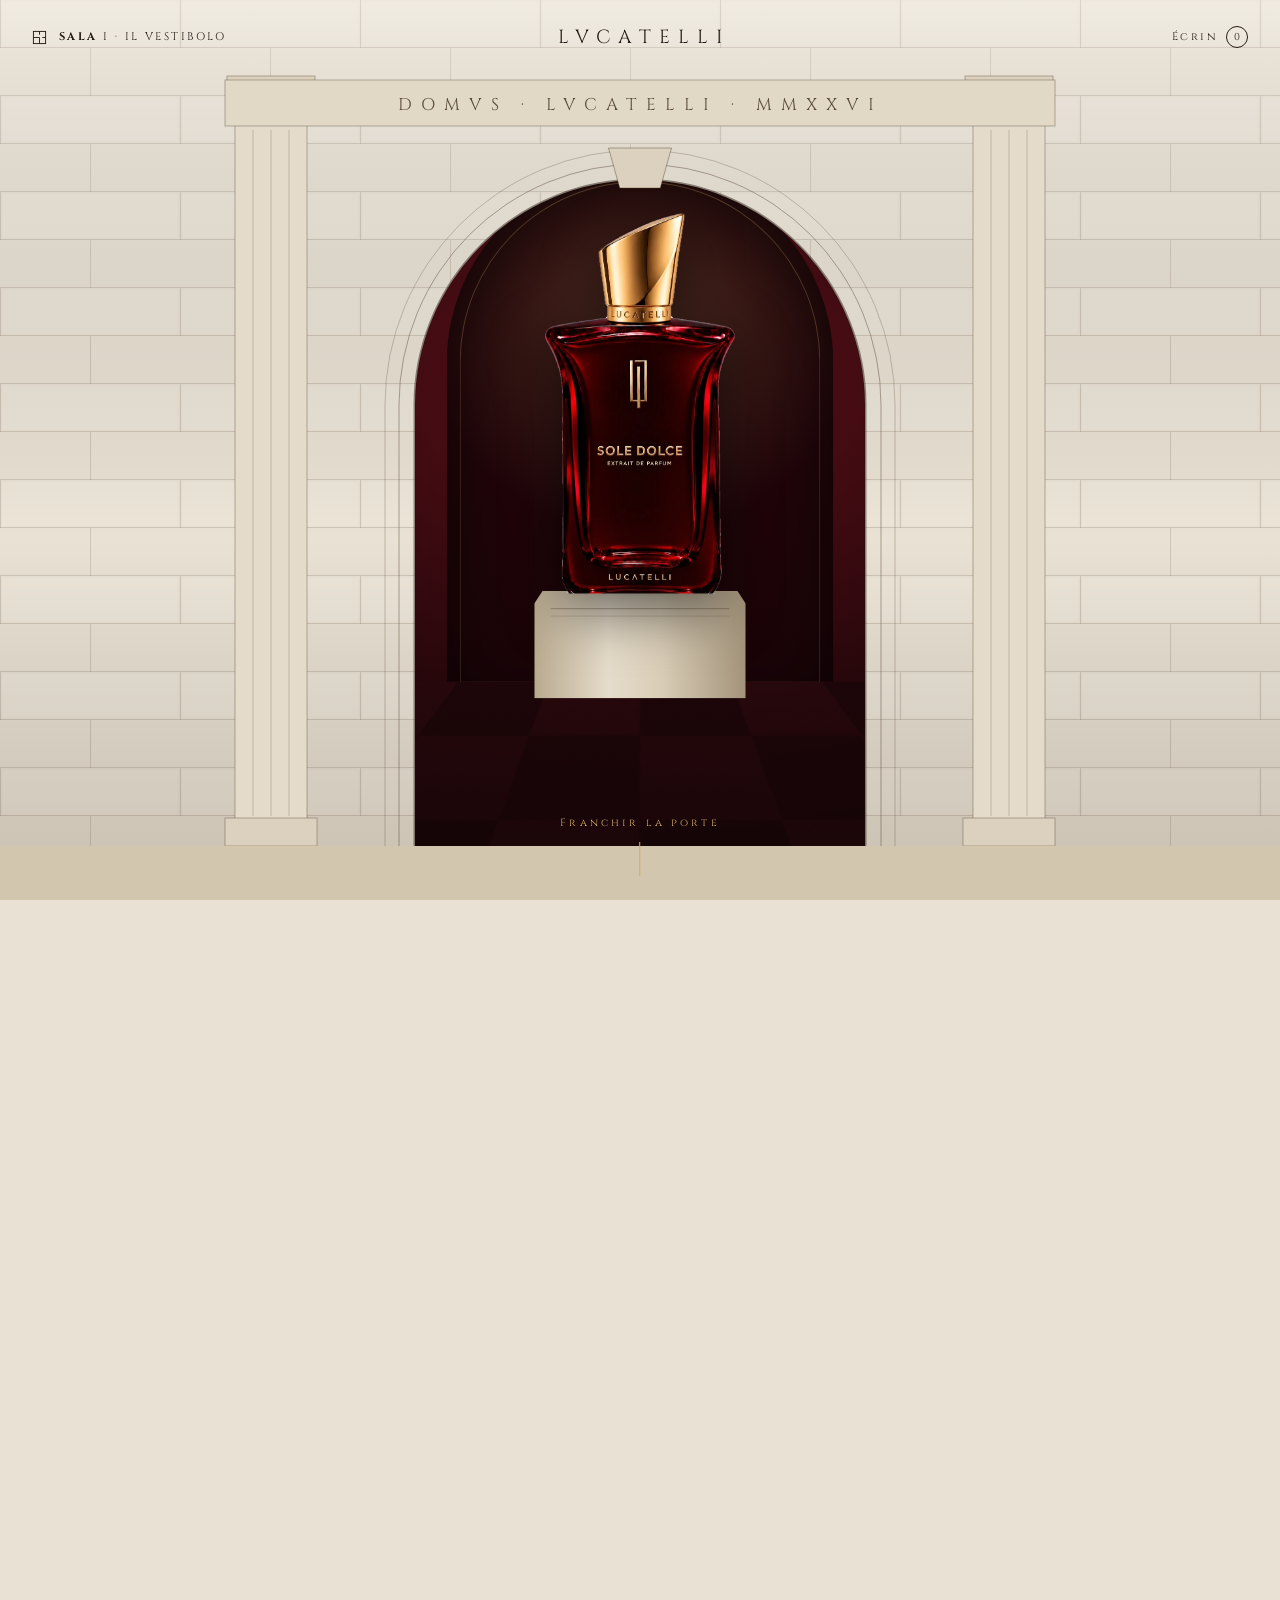
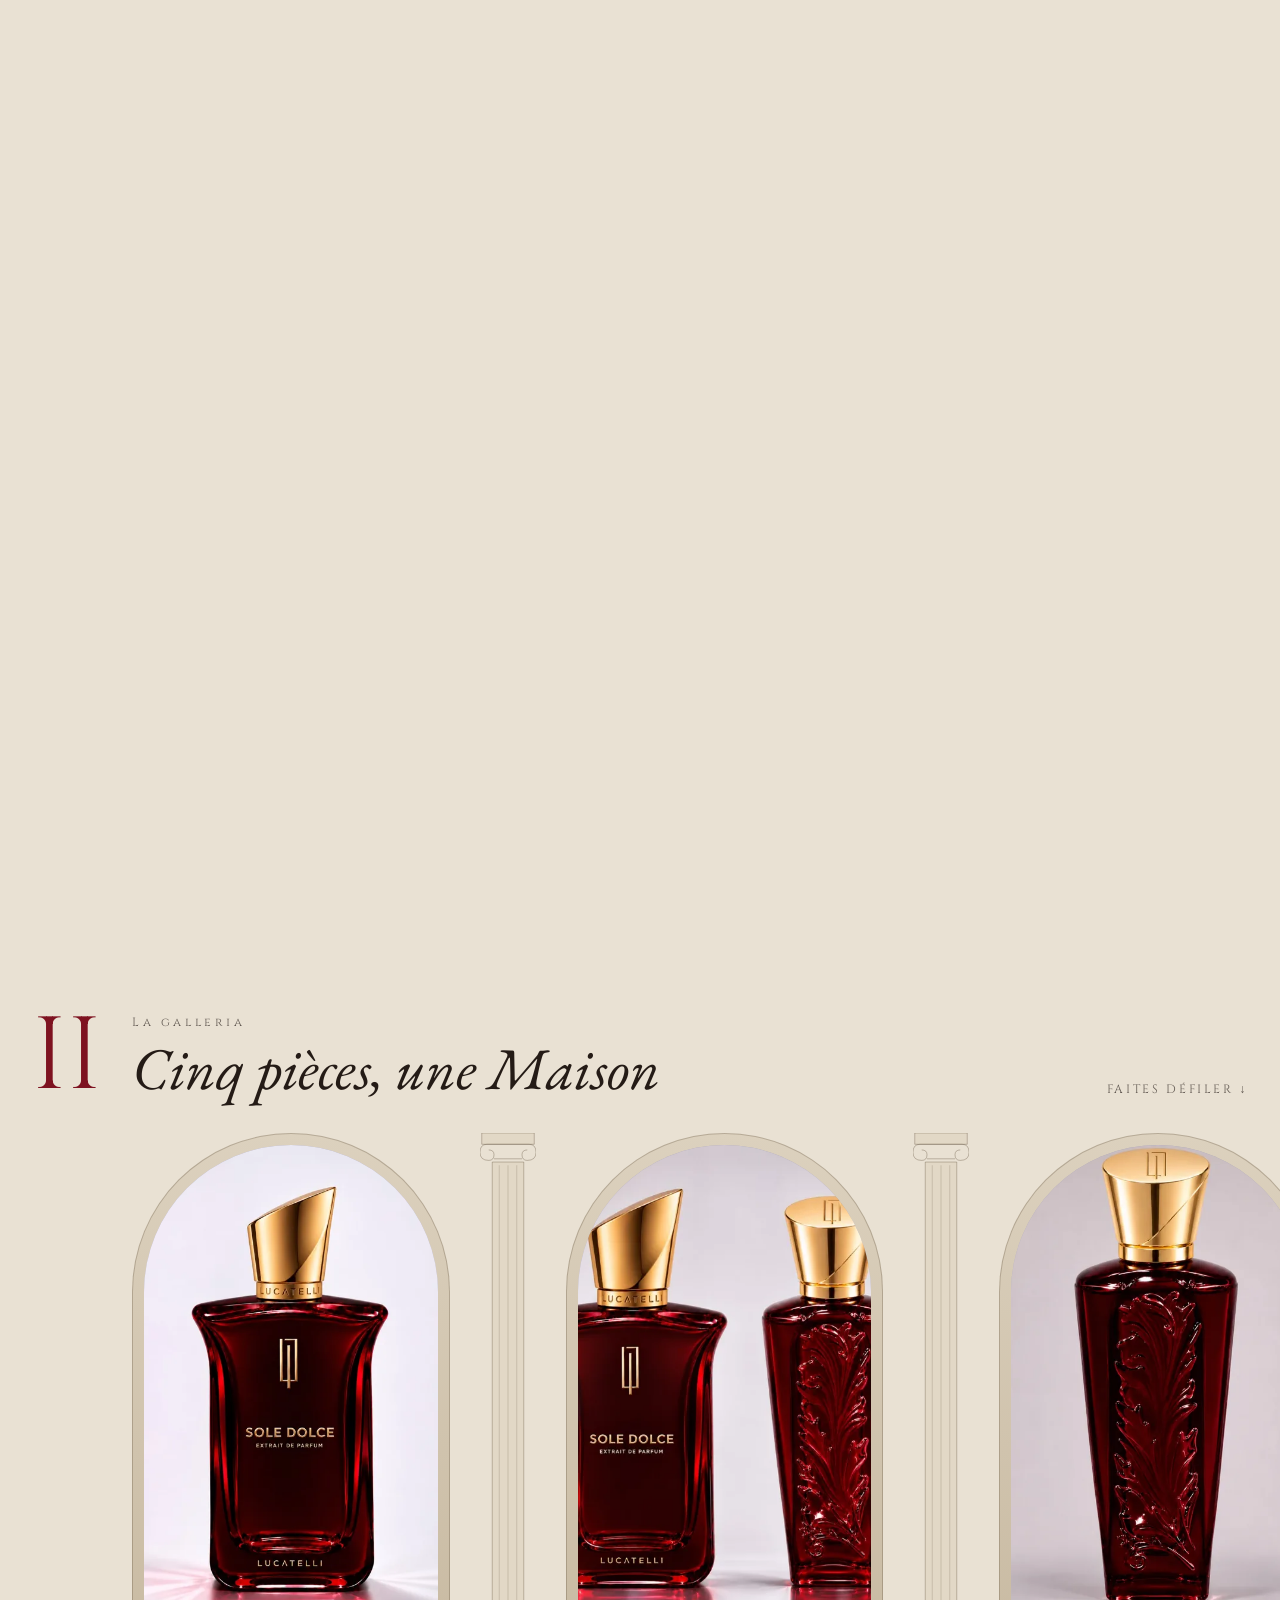
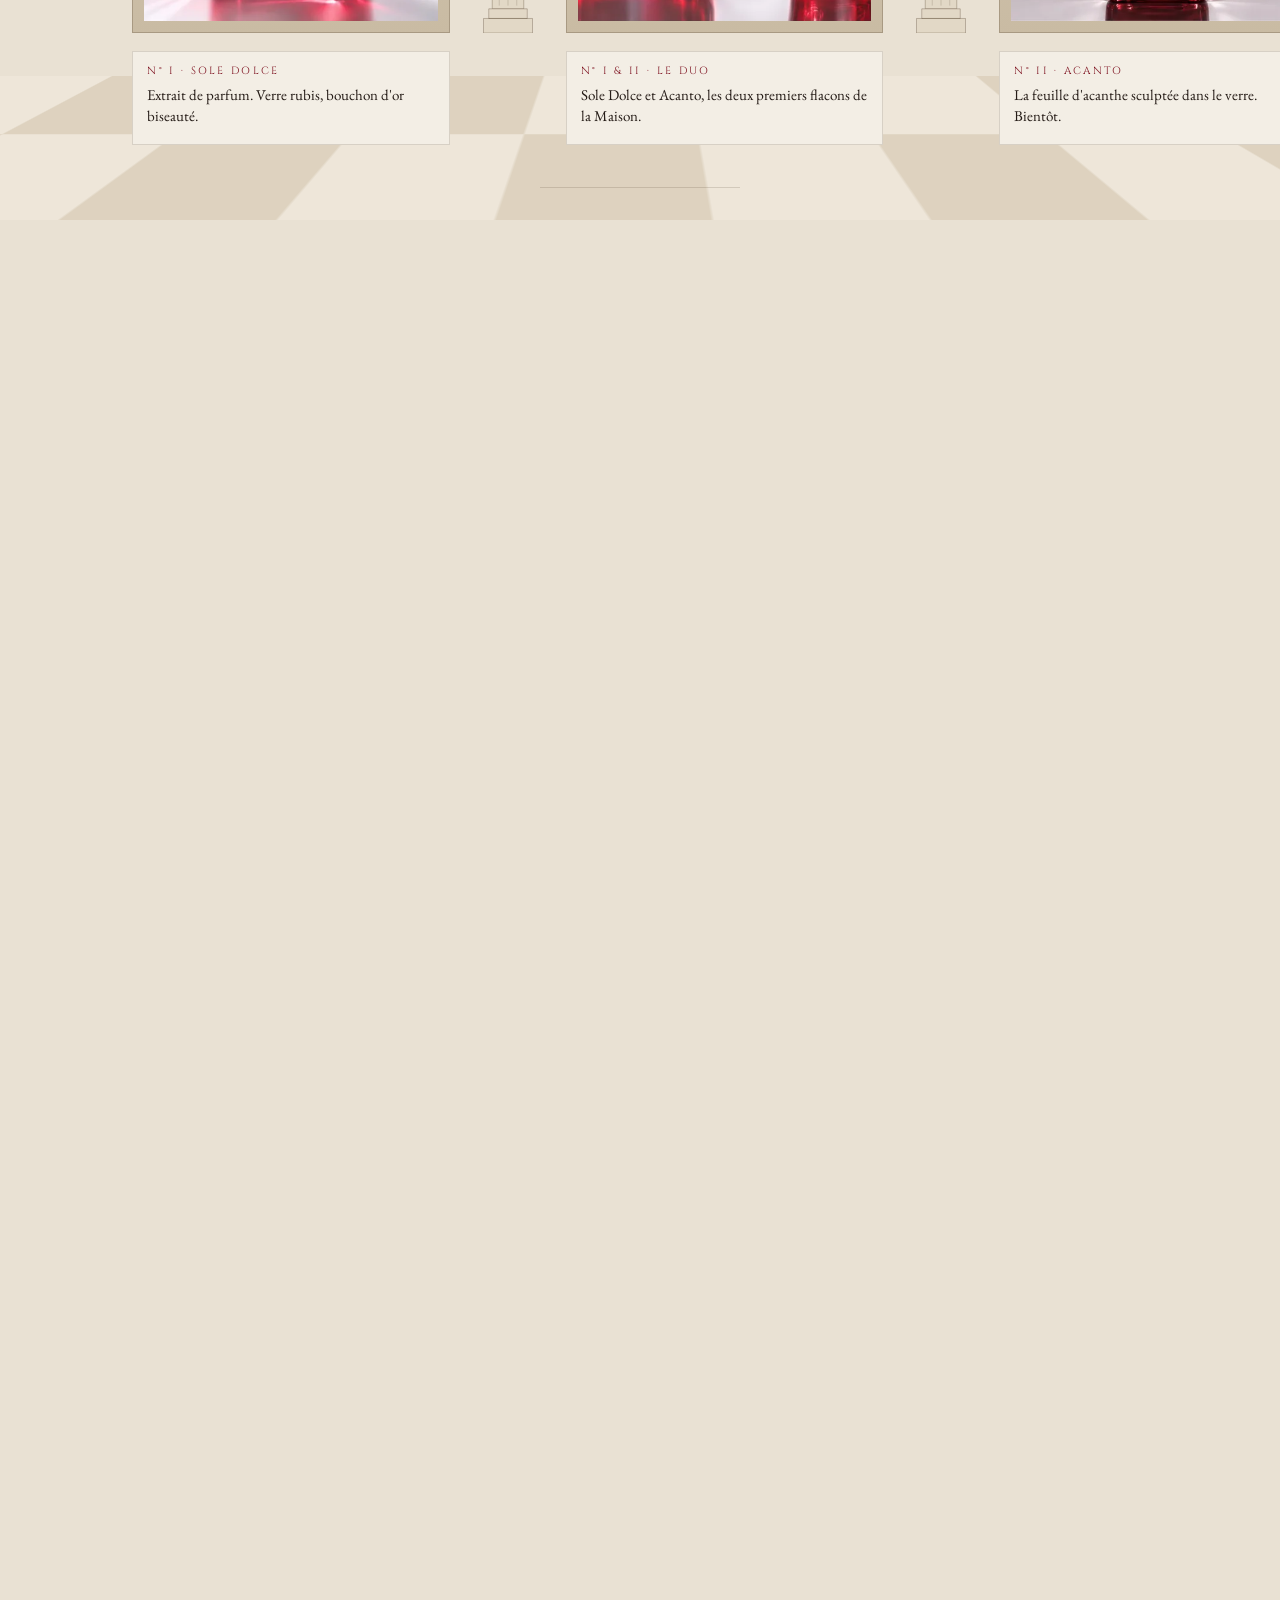
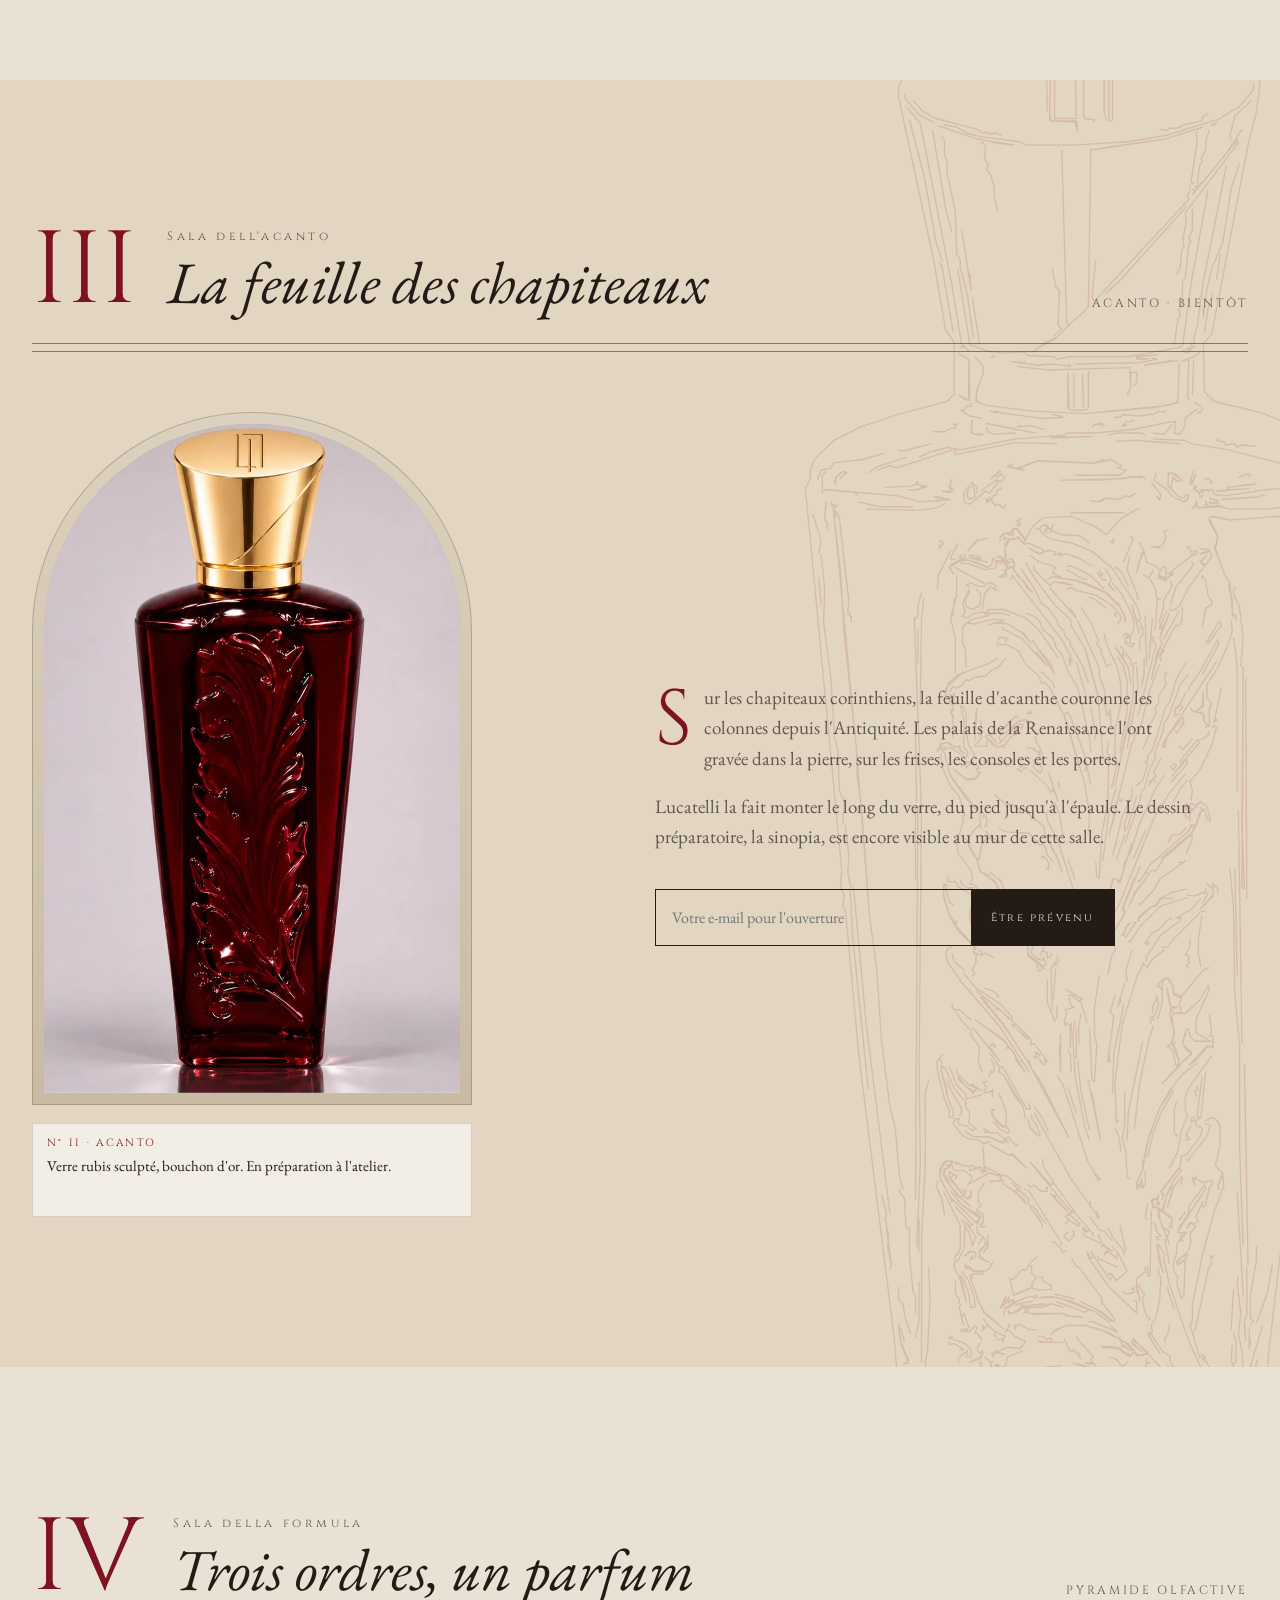
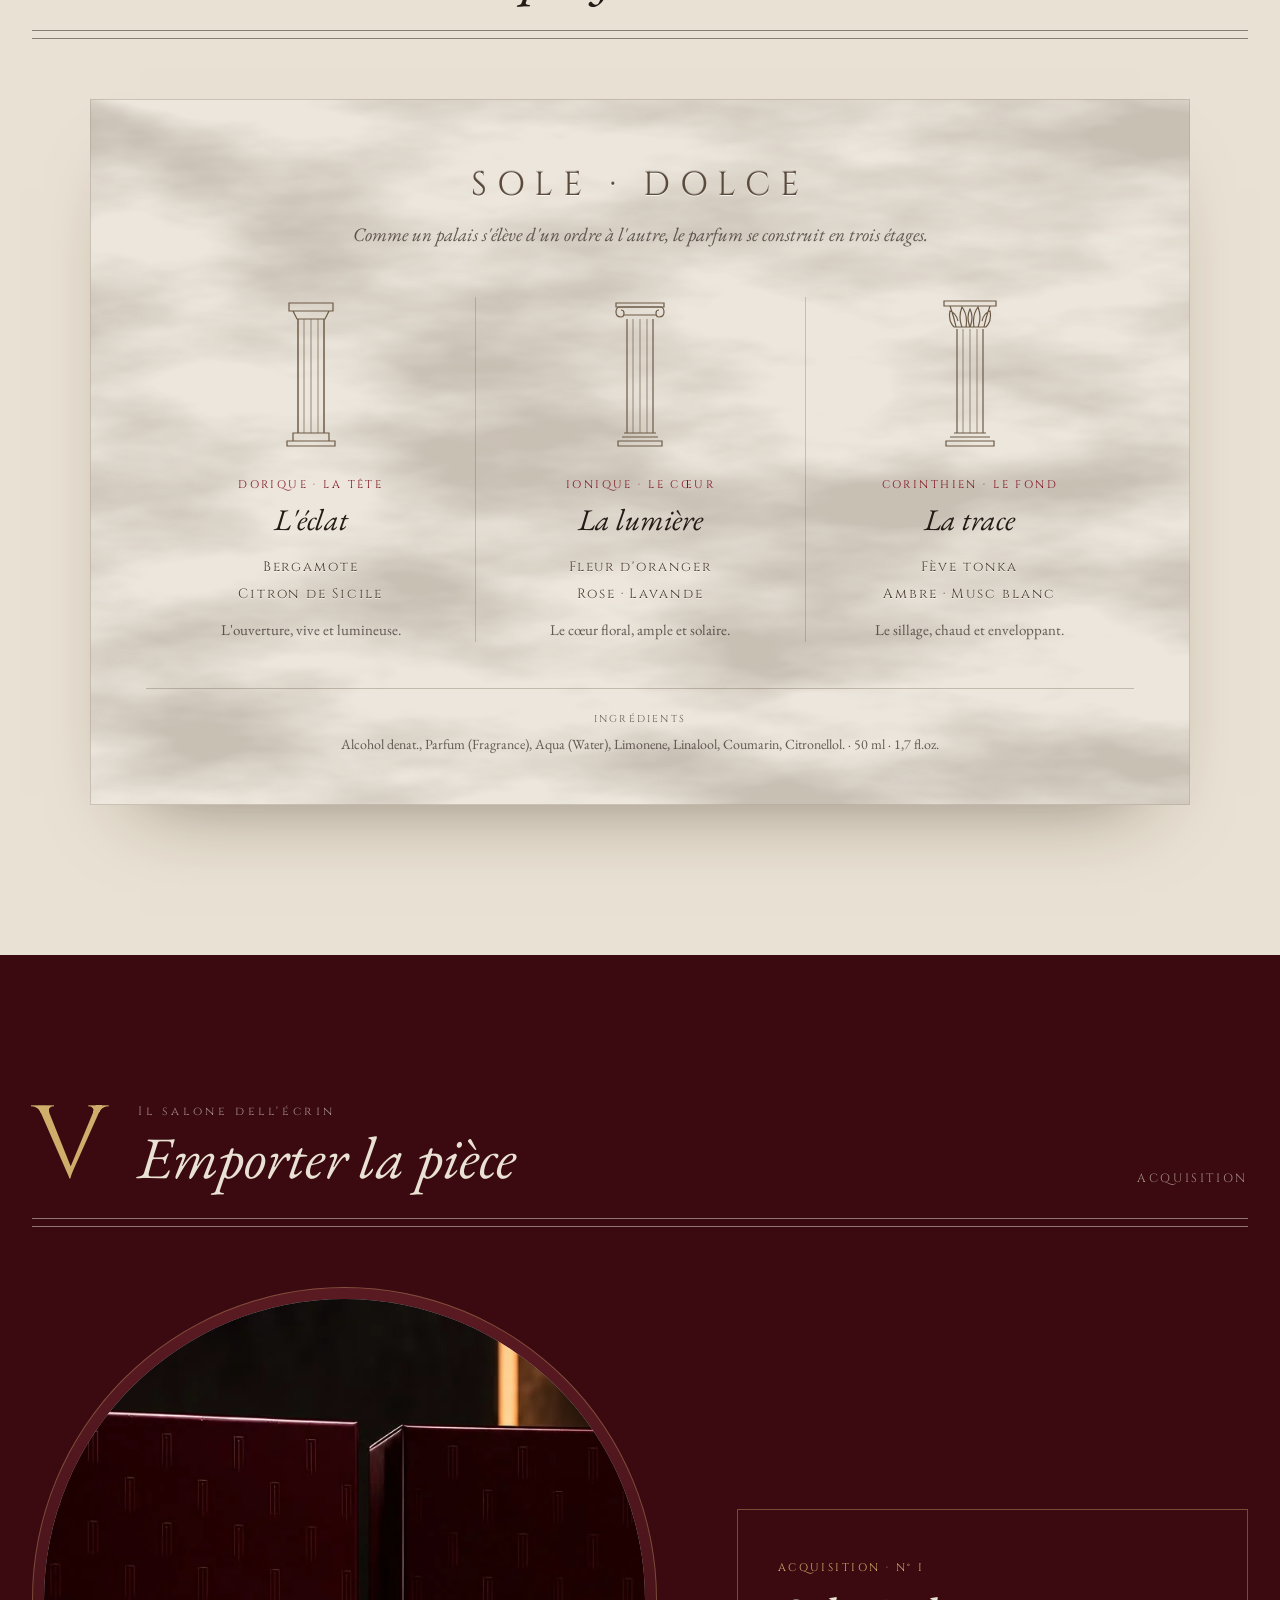
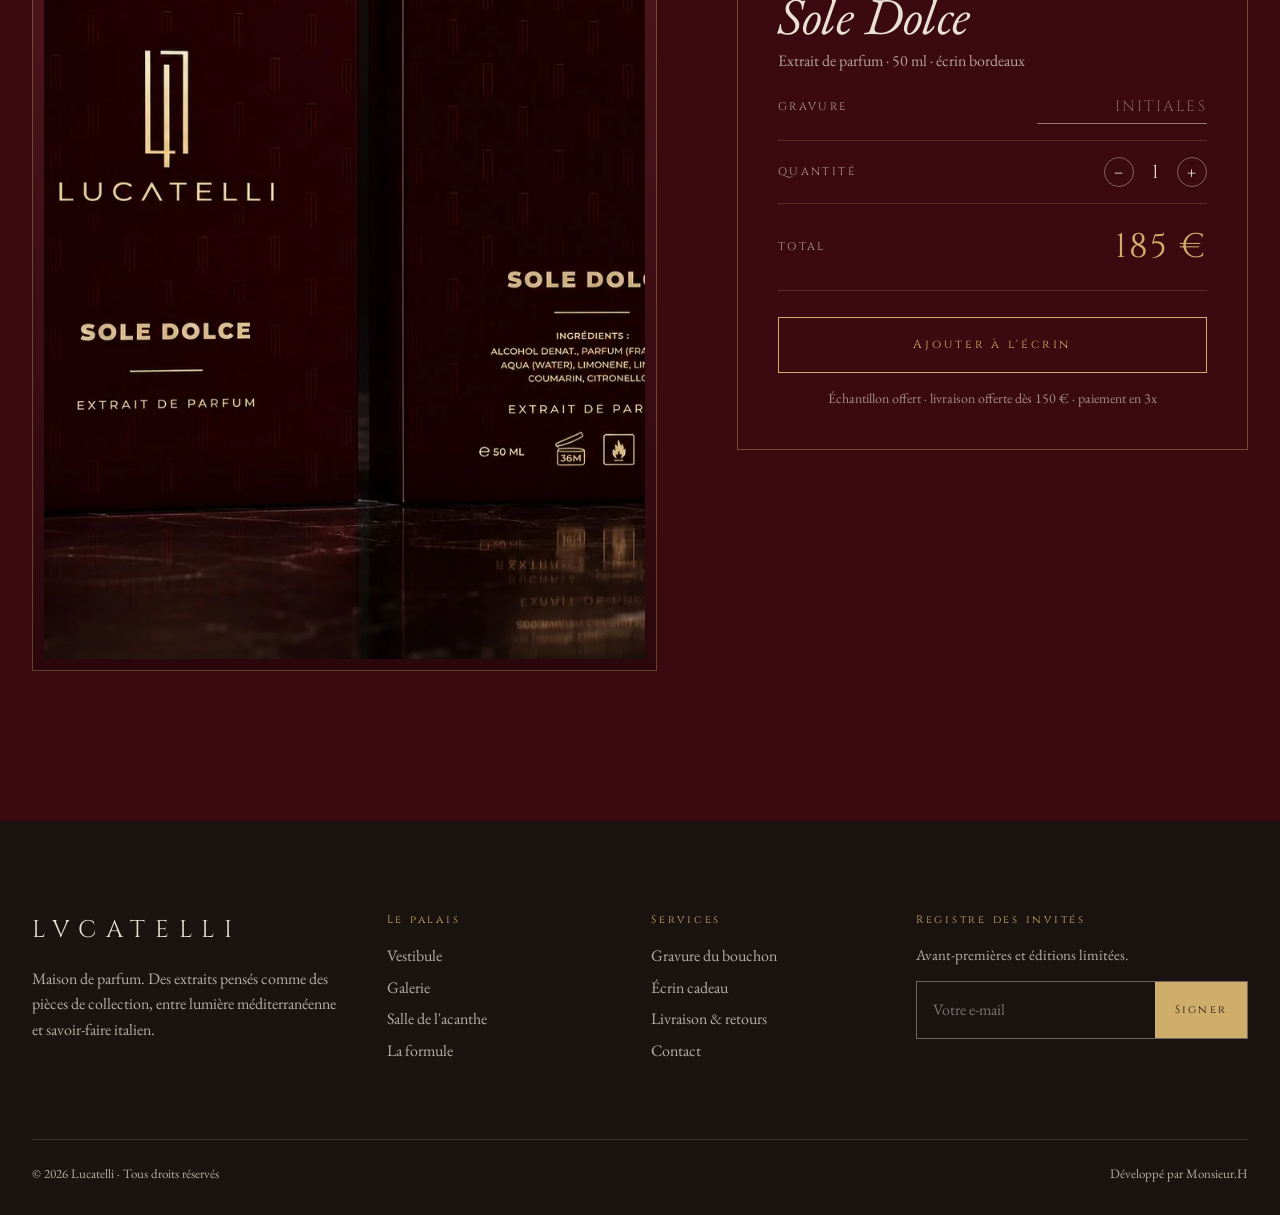
<file: palazzo/index.html>
<!DOCTYPE html>
<html lang="fr">
<head>
<meta charset="utf-8">
<meta name="viewport" content="width=device-width, initial-scale=1, viewport-fit=cover">
<title>Lucatelli — Il Palazzo · Sole Dolce, extrait de parfum</title>
<meta name="description" content="Franchissez la porte du Palazzo Lucatelli : vestibule, galerie, salle de l'acanthe et salon de l'écrin. Sole Dolce, extrait de parfum 50 ml en verre rubis.">
<meta name="robots" content="noindex">
<meta name="theme-color" content="#E9E1D3">
<link rel="preconnect" href="https://fonts.googleapis.com"><link rel="preconnect" href="https://fonts.gstatic.com" crossorigin>
<link href="https://fonts.googleapis.com/css2?family=Cinzel:wght@400;600&family=EB+Garamond:ital,wght@0,400;0,500;1,400&display=swap" rel="stylesheet">
<style>
:root{--trav:#E9E1D3;--trav2:#DCD1BE;--trav3:#C9BBA3;--pietra:rgba(70,52,34,.16);--ink:#241B16;--ink2:rgba(36,27,22,.68);--rub:#7E1220;--rub2:#3A0A10;--oro:#A88443;--oro2:#CFAE6B;--cz:"Cinzel",serif;--gar:"EB Garamond",Georgia,serif;--e:cubic-bezier(.22,.8,.2,1)}
*{box-sizing:border-box;margin:0;padding:0}
html{-webkit-text-size-adjust:100%}
body{background:var(--trav);color:var(--ink);font-family:var(--gar);font-size:19px;line-height:1.6;overflow-x:hidden}
a{color:inherit;text-decoration:none}button{font:inherit;color:inherit;background:none;border:0;cursor:pointer}
img{display:block;max-width:100%}
.cz{font-family:var(--cz);letter-spacing:.22em;text-transform:uppercase;font-size:12px}
.wrap{width:min(1280px,100% - 64px);margin:0 auto}
@media(max-width:700px){.wrap{width:calc(100% - 40px)}body{font-size:17.5px}}

/* en-tête */
.hd{position:fixed;inset:0 0 auto;z-index:50;display:grid;grid-template-columns:1fr auto 1fr;align-items:center;padding:22px 32px;color:var(--ink);transition:color .5s}
.hd.dk{color:var(--trav)}
.hd .rl em{font-style:normal}
.hd.solid{background:rgba(233,225,211,.93);backdrop-filter:blur(10px);-webkit-backdrop-filter:blur(10px);padding-top:14px;padding-bottom:14px;box-shadow:0 1px 0 var(--pietra)}
.hd.solid.dk{background:rgba(42,8,12,.93);box-shadow:0 1px 0 rgba(207,174,107,.2)}
.hd .brand{font-family:var(--cz);font-size:19px;letter-spacing:.42em;padding-left:.42em}
.hd .rl{justify-self:start;font-family:var(--cz);font-size:11px;letter-spacing:.22em;display:flex;align-items:center;gap:12px;text-align:left}
.hd .bag{justify-self:end;font-family:var(--cz);font-size:11px;letter-spacing:.22em;display:flex;gap:8px;align-items:center}
.hd .bag span{display:inline-grid;place-items:center;min-width:22px;height:22px;border:1px solid currentColor;border-radius:50%;font-size:10px;letter-spacing:0}
@media(max-width:700px){.hd{padding:16px 20px}.hd .brand{font-size:15px;letter-spacing:.32em}.hd .rl em{display:none}}

/* plan du palais (superposition) */
.plan{position:fixed;inset:0;z-index:70;background:var(--trav);display:grid;place-items:center;opacity:0;pointer-events:none;transition:opacity .5s}
.plan.on{opacity:1;pointer-events:auto}
.plan .in{width:min(560px,calc(100% - 40px));text-align:center}
.plan .cz{color:var(--ink2)}
.plan h3{font-weight:400;font-style:italic;font-size:clamp(34px,5vw,54px);margin:6px 0 30px}
.plan svg{width:100%;max-width:440px;overflow:visible}
.plan rect{fill:#F3EEE5;stroke:var(--ink);stroke-width:1.2;cursor:pointer;transition:fill .3s}
.plan g:hover rect{fill:var(--trav2)}
.plan rect.on{fill:var(--rub)}
.plan text{font-family:var(--cz);fill:var(--ink);pointer-events:none;text-anchor:middle}
.plan .n{font-size:22px}.plan .t{font-size:9px;letter-spacing:2px}
.plan rect.on~text{fill:var(--trav)}
.plan .x{position:absolute;top:22px;right:28px;font-family:var(--cz);font-size:11px;letter-spacing:.22em}
/* I · VESTIBOLO */
.vest{height:280vh;position:relative}
.vest .st{position:sticky;top:0;height:100vh;height:100svh;overflow:hidden}
.room{position:absolute;inset:0;background:radial-gradient(60% 55% at 50% 42%,#5a0f18 0%,var(--rub2) 45%,#120305 100%)}
.room .apse{position:absolute;left:50%;bottom:22%;width:min(420px,60vw);height:min(560px,62vh);transform:translateX(-50%);border-radius:999px 999px 0 0;background:radial-gradient(80% 60% at 50% 30%,rgba(207,174,107,.22),rgba(0,0,0,0) 70%),linear-gradient(#2a070c,#1a0408);box-shadow:inset 0 30px 80px rgba(0,0,0,.6)}
.room .apse::after{content:"";position:absolute;inset:14px 14px 0;border-radius:999px 999px 0 0;border:1px solid rgba(207,174,107,.28);border-bottom:0}
.room .floor{position:absolute;left:0;right:0;bottom:0;height:22%;background:repeating-conic-gradient(#1c0507 0 25%,#2b080d 0 50%) 50% 0/90px 90px;transform-origin:50% 0;transform:perspective(300px) rotateX(48deg) scale(2.2,1.6);opacity:.9}
.room .floor::after{content:"";position:absolute;inset:0;background:linear-gradient(rgba(18,3,5,.2),#120305 90%)}
.room .beam{position:absolute;left:50%;top:-10%;width:60vw;height:100%;transform:translateX(-50%);background:conic-gradient(from 180deg at 50% 0,transparent 165deg,rgba(255,226,170,.10) 175deg,rgba(255,226,170,.16) 180deg,rgba(255,226,170,.10) 185deg,transparent 195deg);pointer-events:none}
.room .ped{position:absolute;left:50%;bottom:20%;transform:translateX(-50%);width:min(230px,40vw);height:clamp(70px,13vh,130px);background:linear-gradient(90deg,#b9aa8f,#e6dccb 35%,#d9cdb7 60%,#a3937a);clip-path:polygon(4% 0,96% 0,100% 12%,100% 100%,0 100%,0 12%)}
.room .ped::before{content:"";position:absolute;inset:16% 8% auto;height:1px;background:rgba(60,40,20,.35);box-shadow:0 8px 0 rgba(60,40,20,.18)}
.room .bot{position:absolute;left:50%;bottom:calc(20% + clamp(70px,13vh,130px) - 4px);height:min(46vh,430px);transform:translateX(-50%);filter:drop-shadow(0 20px 30px rgba(0,0,0,.55))}
.room .bot img{height:100%;width:auto}
.room .grp{position:absolute;inset:0;transform-origin:50% 14%}
.wall{position:absolute;inset:0;will-change:transform}
.wall svg{width:100%;height:100%;display:block}
.vtxt{position:absolute;inset:auto 0 0;padding:0 32px 7vh;display:flex;justify-content:space-between;align-items:flex-end;color:var(--trav);pointer-events:none;opacity:0;transition:opacity .2s}
.vtxt h1{font-family:var(--gar);font-weight:400;font-style:italic;font-size:clamp(54px,7.5vw,120px);line-height:.9}
.vtxt .l{max-width:420px}.vtxt .l .cz{color:var(--oro2);display:block;margin-bottom:14px}
.vtxt .r{text-align:right;max-width:330px;pointer-events:auto}
.vtxt .r p{font-size:17px;color:rgba(233,225,211,.78);margin-bottom:20px}
.hint{position:absolute;left:50%;bottom:24px;transform:translateX(-50%);font-family:var(--cz);font-size:10.5px;letter-spacing:.3em;color:var(--oro2);text-align:center;transition:opacity .4s}
.hint i{display:block;width:1px;height:34px;background:currentColor;margin:10px auto 0;animation:drop 2s infinite}
@keyframes drop{0%{transform:scaleY(0);transform-origin:top}50%{transform:scaleY(1);transform-origin:top}51%{transform-origin:bottom}100%{transform:scaleY(0);transform-origin:bottom}}
@media(max-width:700px){.vtxt{flex-direction:column;align-items:flex-start;gap:18px;padding:0 20px 5vh}.vtxt .r{text-align:left}.room .bot{height:38vh}}

.btn{display:inline-flex;align-items:center;gap:14px;font-family:var(--cz);font-size:12px;letter-spacing:.24em;padding:17px 30px;border:1px solid currentColor;transition:background .4s,color .4s}
.btn.g{border-color:var(--oro2);color:var(--oro2)}.btn.g:hover{background:var(--oro2);color:var(--rub2)}
.btn.r{background:var(--rub);border-color:var(--rub);color:var(--trav)}.btn.r:hover{background:var(--rub2)}

/* titres de salle */
.sala-h{display:grid;grid-template-columns:auto 1fr auto;align-items:end;gap:30px;margin-bottom:60px}
.sala-h .num{font-family:var(--cz);font-size:clamp(64px,8vw,120px);line-height:.8;color:var(--rub)}
.sala-h h2{font-weight:400;font-style:italic;font-size:clamp(38px,4.6vw,70px);line-height:1}
.sala-h h2 small{display:block;font-style:normal;font-family:var(--cz);font-size:12px;letter-spacing:.3em;color:var(--ink2);margin-bottom:12px}
.sala-h .rule{grid-column:1/-1;height:9px;border-top:1px solid var(--ink);border-bottom:1px solid var(--ink);opacity:.5}
@media(max-width:700px){.sala-h{grid-template-columns:auto 1fr;gap:16px;margin-bottom:36px}.sala-h>.cz{display:none}}

/* II · GALLERIA */
.gal{position:relative;height:440vh;background:var(--trav)}
.gal .st{position:sticky;top:0;height:100vh;height:100svh;overflow:hidden;display:flex;flex-direction:column;justify-content:flex-start;padding-top:96px}
.gal .hdr{position:relative;z-index:2}
.track{display:flex;align-items:flex-start;gap:0;padding:0 8vw;will-change:transform;margin-top:34px;--ah:clamp(260px,calc(100svh - 400px),520px)}
.bay{flex:none;display:flex;align-items:flex-end}
.col{width:56px;height:var(--ah);flex:none}
.col svg{width:100%;height:100%}
.niche{width:calc(var(--ah) * .635);margin:0 30px;flex:none}
.niche .arch{aspect-ratio:330/520;width:100%;border-radius:999px 999px 0 0;padding:12px;background:linear-gradient(var(--trav2),var(--trav3));box-shadow:inset 0 0 0 1px rgba(70,52,34,.25)}
.niche .arch div{width:100%;height:100%;border-radius:999px 999px 0 0;overflow:hidden;box-shadow:inset 0 14px 30px rgba(0,0,0,.25);background:#d9d2df}
.niche img{width:100%;height:100%;object-fit:cover;transition:transform 1.2s var(--e)}
.niche:hover img{transform:scale(1.05)}
.cart{margin-top:18px;padding:12px 14px;background:#F3EEE5;border:1px solid var(--pietra);font-size:15px;line-height:1.45;min-height:94px}
.cart .cz{font-size:10.5px;color:var(--rub);display:block;margin-bottom:4px}
.marble-floor{position:absolute;left:0;right:0;bottom:0;height:16vh;background:repeating-conic-gradient(#d8ccb6 0 25%,#efe8dc 0 50%) 0 0/120px 120px;transform-origin:50% 0;transform:perspective(400px) rotateX(55deg) scale(2.4,1.4);opacity:.7;z-index:0}
.gal .track{position:relative;z-index:1}
.gal .prog{position:absolute;left:50%;bottom:32px;transform:translateX(-50%);width:200px;height:1px;background:var(--pietra);z-index:2}
.gal .prog i{position:absolute;inset:0;background:var(--rub);transform-origin:left;transform:scaleX(0)}
@media(max-width:900px){
 .gal{height:auto;padding:110px 0 80px}.gal .st{position:static;height:auto;overflow:visible}.gal .hdr{position:static}
 .track{overflow-x:auto;scroll-snap-type:x mandatory;padding:0 20px 20px;margin-top:0;transform:none!important;scrollbar-width:none}.track::-webkit-scrollbar{display:none}
 .niche{width:72vw;margin:0 10px;scroll-snap-align:center}.col{display:none}.marble-floor,.gal .prog{display:none}}

/* III · ACANTO */
.acan{position:relative;padding:150px 0;background:#E2D6C2;overflow:hidden}
.acan .sinopia{position:absolute;right:-6%;top:-4%;height:115%;opacity:.13;pointer-events:none}
.acan .sinopia path{fill:none;stroke:var(--rub);stroke-width:1.4;vector-effect:non-scaling-stroke}
.ag{display:grid;grid-template-columns:.9fr 1fr;gap:90px;align-items:center;position:relative}
.ag .niche{width:100%;margin:0;max-width:440px}
.drop::first-letter{font-family:var(--cz);float:left;font-size:4.1em;line-height:.82;padding:6px 12px 0 0;color:var(--rub)}
.ag p{color:var(--ink2);max-width:540px}.ag p+p{margin-top:18px}
.notify{display:flex;margin-top:36px;max-width:460px;border:1px solid var(--ink)}
.notify input{flex:1;min-width:0;border:0;background:transparent;padding:15px 16px;font:inherit;font-size:16px;outline:none;color:var(--ink)}
.notify button{font-family:var(--cz);font-size:11px;letter-spacing:.2em;padding:0 20px;background:var(--ink);color:var(--trav)}
@media(max-width:900px){.acan{padding:100px 0}.ag{grid-template-columns:1fr;gap:44px}.ag .niche{max-width:320px;margin:0 auto}}

/* IV · FORMULA */
.form{padding:150px 0;background:var(--trav)}
.slab{position:relative;max-width:1100px;margin:0 auto;padding:60px 56px 50px;background:#ece6dc;box-shadow:0 40px 80px -50px rgba(40,25,10,.55),inset 0 0 0 1px rgba(70,52,34,.2);overflow:hidden}
.slab>svg.veins{position:absolute;inset:0;width:100%;height:100%;opacity:.55;pointer-events:none}
.slab>*:not(.veins){position:relative}
.slab .ins{text-align:center;font-family:var(--cz);font-size:clamp(22px,2.6vw,34px);letter-spacing:.3em;color:#5b4a3a;text-shadow:0 1px 0 rgba(255,255,255,.7),0 -1px 0 rgba(0,0,0,.18)}
.slab .sub{text-align:center;font-style:italic;color:var(--ink2);margin:8px 0 46px}
.orders{display:grid;grid-template-columns:repeat(3,1fr);gap:0}
.order{text-align:center;padding:0 26px}
.order+.order{border-left:1px solid rgba(70,52,34,.22)}
.order svg{height:150px;width:auto;margin:0 auto 20px;color:#6d5a46}
.order .cz{font-size:11px;color:var(--rub);display:block}
.order h3{font-weight:400;font-size:30px;font-style:italic;margin:2px 0 10px}
.order .mat{font-family:var(--cz);font-size:13.5px;letter-spacing:.14em;line-height:2;color:#4d3e30;text-shadow:0 1px 0 rgba(255,255,255,.7)}
.order p{font-size:15px;color:var(--ink2);margin-top:10px}
.inci{margin-top:46px;padding-top:22px;border-top:1px solid rgba(70,52,34,.25);font-size:14px;color:var(--ink2);text-align:center}
.inci .cz{font-size:10px;display:block;margin-bottom:6px}
@media(max-width:800px){.slab{padding:40px 22px}.orders{grid-template-columns:1fr}.order{padding:30px 0}.order+.order{border-left:0;border-top:1px solid rgba(70,52,34,.22)}.order svg{height:110px}}

/* V · SALONE */
.sal{background:var(--rub2);color:var(--trav);padding:150px 0}
.sal .sala-h .num{color:var(--oro2)}.sal .sala-h h2 small{color:rgba(233,225,211,.6)}.sal .sala-h .rule{border-color:var(--trav)}
.sg{display:grid;grid-template-columns:1.1fr .9fr;gap:80px;align-items:center}
.sal .niche{width:100%;margin:0}
.sal .niche .arch{background:linear-gradient(#5a1a22,#2a070c);box-shadow:inset 0 0 0 1px rgba(207,174,107,.35)}
.acq{border:1px solid rgba(207,174,107,.4);padding:40px}
.acq .cz{color:var(--oro2);font-size:11px}
.acq h3{font-weight:400;font-style:italic;font-size:52px;line-height:1;margin:10px 0 6px}
.acq .k{color:rgba(233,225,211,.7);font-size:16px}
.acq .row{display:flex;justify-content:space-between;align-items:center;gap:16px;padding:16px 0;border-bottom:1px solid rgba(207,174,107,.22)}
.acq .row:first-of-type{margin-top:24px;border-top:1px solid rgba(207,174,107,.22)}
.acq input[type=text]{background:transparent;border:0;border-bottom:1px solid rgba(233,225,211,.5);color:var(--trav);font-family:var(--cz);letter-spacing:.3em;font-size:15px;padding:6px 0;width:170px;text-align:right;outline:none;text-transform:uppercase}
.acq input::placeholder{color:rgba(233,225,211,.4);letter-spacing:.15em}
.qty{display:flex;align-items:center;gap:18px;font-family:var(--cz)}
.qty button{width:30px;height:30px;border:1px solid rgba(233,225,211,.4);border-radius:50%}
.acq .price{font-family:var(--cz);font-size:34px;letter-spacing:.06em;color:var(--oro2)}
.acq .btn{width:100%;justify-content:center;margin-top:26px}
.acq small{display:block;text-align:center;margin-top:14px;font-size:14px;color:rgba(233,225,211,.6)}
.reg{position:fixed;inset:0;z-index:80;display:grid;place-items:center;background:rgba(18,3,5,.7);backdrop-filter:blur(4px);opacity:0;pointer-events:none;transition:opacity .5s}
.reg.on{opacity:1;pointer-events:auto}
.reg .card{background:var(--trav);color:var(--ink);padding:46px 40px;max-width:440px;width:calc(100% - 40px);text-align:center;transform:translateY(20px);transition:transform .6s var(--e);border:1px solid var(--oro)}
.reg.on .card{transform:none}
.reg .seal{width:76px;height:76px;margin:0 auto 18px;border-radius:50%;background:radial-gradient(circle at 35% 30%,#a8323d,var(--rub) 55%,#4a0a12);display:grid;place-items:center;box-shadow:0 6px 14px rgba(0,0,0,.25)}
.reg .seal svg{width:24px;height:46px;stroke:#e9c98a;fill:none;stroke-width:9}
.reg h4{font-weight:400;font-style:italic;font-size:32px;line-height:1.1}
.reg p{color:var(--ink2);margin:10px 0 24px;font-size:16px}
.reg .acts{display:flex;gap:10px;justify-content:center;flex-wrap:wrap}
@media(max-width:900px){.sal{padding:100px 0}.sg{grid-template-columns:1fr;gap:44px}.sal .niche{max-width:340px;margin:0 auto}.acq{padding:26px 20px}.acq h3{font-size:42px}}

/* cortile / pied de page */
.cort{background:#1a1310;color:rgba(233,225,211,.75);padding:90px 0 30px;font-size:16px}
.cort .top{display:grid;grid-template-columns:1.4fr 1fr 1fr 1.4fr;gap:40px}
.cort .brand{font-family:var(--cz);font-size:24px;letter-spacing:.4em;color:var(--trav)}
.cort h5{font-family:var(--cz);font-weight:400;font-size:11px;letter-spacing:.25em;color:var(--oro2);margin-bottom:14px}
.cort li{list-style:none;margin:6px 0}
.cort .notify{border-color:rgba(233,225,211,.4)}.cort .notify input{color:var(--trav)}.cort .notify button{background:var(--oro2);color:#1a1310}
.cort .bot{margin-top:70px;padding-top:24px;border-top:1px solid rgba(233,225,211,.15);display:flex;justify-content:space-between;gap:20px;flex-wrap:wrap;font-size:13px}
@media(max-width:900px){.cort .top{grid-template-columns:1fr 1fr}.cort .top>div:first-child,.cort .top>div:last-child{grid-column:1/-1}}
.rv{opacity:0;transform:translateY(24px);transition:opacity 1.1s var(--e),transform 1.1s var(--e)}.rv.in{opacity:1;transform:none}
@media(prefers-reduced-motion:reduce){*{transition:none!important;animation:none!important}}
</style>
</head>
<body>
<header class="hd" id="hd">
  <button class="rl cz" id="roomLbl" onclick="openPlan(true)" aria-label="Ouvrir le plan du palais"><svg viewBox="0 0 16 16" width="15" height="15" fill="none" stroke="currentColor"><rect x="1.5" y="1.5" width="13" height="13"/><path d="M1.5 8H8V14.5M8 1.5V5M11 8H14.5"/></svg><span><b>Sala </b><span id="roomN">I</span><em> · <span id="roomT">Il vestibolo</span></em></span></button>
  <a href="#vest" class="brand">LVCATELLI</a>
  <button class="bag" onclick="openReg(true)" aria-label="Voir l'écrin">Écrin <span data-count>0</span></button>
</header>

<nav class="plan" id="plan" aria-label="Plan du palais"><button class="x" onclick="openPlan(false)">Fermer ✕</button><div class="in"><span class="cz">Pianta · piano nobile</span><h3>Plan du palais</h3><svg viewBox="0 0 440 370"><path d="M160 360V380M280 360V380" stroke="#241B16"/><g data-go="sal"><rect x="150" y="10" width="140" height="90"/><text class="n" x="220.0" y="57.0">V</text><text class="t" x="220.0" y="75.0">SALONE</text></g><g data-go="acan"><rect x="20" y="110" width="110" height="120"/><text class="n" x="75.0" y="172.0">III</text><text class="t" x="75.0" y="190.0">ACANTO</text></g><g data-go="gal"><rect x="150" y="110" width="140" height="170"/><text class="n" x="220.0" y="197.0">II</text><text class="t" x="220.0" y="215.0">GALLERIA</text></g><g data-go="form"><rect x="310" y="110" width="110" height="120"/><text class="n" x="365.0" y="172.0">IV</text><text class="t" x="365.0" y="190.0">FORMULA</text></g><g data-go="vest"><rect x="180" y="300" width="80" height="60"/><text class="n" x="220.0" y="332.0">I</text><text class="t" x="220.0" y="350.0">VESTIBOLO</text></g></svg></div></nav>

<main>
<!-- I · VESTIBOLO -->
<section class="vest" id="vest" data-n="I" data-t="Il vestibolo" data-tone="dk">
  <div class="st">
    <div class="room" id="room">
      <div class="beam"></div><div class="floor"></div>
      <div class="grp" id="grp"><div class="apse"></div><div class="ped"></div>
      <div class="bot"><img src="../img/sole-cut.webp" alt="Flacon Sole Dolce sur un piédestal de travertin" fetchpriority="high"></div></div>
    </div>
    <div class="vtxt" id="vtxt">
      <div class="l"><span class="cz">Sala I · Il vestibolo</span><h1>Sole<br>Dolce</h1></div>
      <div class="r"><p>Extrait de parfum en verre rubis, coiffé d'or. La première pièce exposée au Palazzo Lucatelli.</p><a href="#sal" class="btn g">Acquérir · 185 €</a></div>
    </div>
    <div class="wall" id="wall"><svg id="wallSvg" aria-hidden="true"></svg></div>
    <div class="hint" id="hint">Franchir la porte<i></i></div>
  </div>
</section>

<!-- II · GALLERIA -->
<section class="gal" id="gal" data-n="II" data-t="La galleria">
  <div class="st" id="galSt">
    <div class="hdr"><div class="wrap sala-h" style="margin-bottom:0"><span class="num">II</span><h2><small>La galleria</small>Cinq pièces, une Maison</h2><span class="cz" style="color:var(--ink2)">Faites défiler ↓</span></div></div>
    <div class="marble-floor"></div>
    <div class="track" id="track"></div>
    <div class="prog"><i id="galProg"></i></div>
  </div>
</section>

<!-- III · ACANTO -->
<section class="acan" id="acan" data-n="III" data-t="Sala dell'acanto">
  <svg class="sinopia" id="sinopia" aria-hidden="true"></svg>
  <div class="wrap">
    <div class="sala-h rv"><span class="num">III</span><h2><small>Sala dell'acanto</small>La feuille des chapiteaux</h2><span class="cz" style="color:var(--ink2)">Acanto · bientôt</span><div class="rule"></div></div>
    <div class="ag">
      <div class="niche rv"><div class="arch"><div><img src="../img/acanto.webp" alt="Flacon Acanto, verre rubis sculpté d'une feuille d'acanthe" loading="lazy"></div></div><div class="cart"><span class="cz">N° II · Acanto</span>Verre rubis sculpté, bouchon d'or. En préparation à l'atelier.</div></div>
      <div class="rv">
        <p class="drop">Sur les chapiteaux corinthiens, la feuille d'acanthe couronne les colonnes depuis l'Antiquité. Les palais de la Renaissance l'ont gravée dans la pierre, sur les frises, les consoles et les portes.</p>
        <p>Lucatelli la fait monter le long du verre, du pied jusqu'à l'épaule. Le dessin préparatoire, la sinopia, est encore visible au mur de cette salle.</p>
        <form class="notify" onsubmit="event.preventDefault();this.querySelector('button').textContent='Inscrit';this.reset()"><input type="email" required placeholder="Votre e-mail pour l'ouverture" aria-label="E-mail"><button>Être prévenu</button></form>
      </div>
    </div>
  </div>
</section>

<!-- IV · FORMULA -->
<section class="form" id="form" data-n="IV" data-t="Sala della formula">
  <div class="wrap">
    <div class="sala-h rv"><span class="num">IV</span><h2><small>Sala della formula</small>Trois ordres, un parfum</h2><span class="cz" style="color:var(--ink2)">Pyramide olfactive</span><div class="rule"></div></div>
    <div class="slab rv">
      <svg class="veins" aria-hidden="true"><filter id="mv"><feTurbulence type="fractalNoise" baseFrequency=".0035 .011" numOctaves="5" seed="7"/><feColorMatrix values="0 0 0 0 .42  0 0 0 0 .36  0 0 0 0 .3  0 0 0 -2.6 1.7"/></filter><rect width="100%" height="100%" filter="url(#mv)"/></svg>
      <div class="ins">SOLE · DOLCE</div>
      <p class="sub">Comme un palais s'élève d'un ordre à l'autre, le parfum se construit en trois étages.</p>
      <div class="orders">
        <div class="order">
          <svg viewBox="0 0 60 150" fill="none" stroke="currentColor" stroke-width="1.2"><path d="M8 6H52V14H8Z M12 14H48L44 22H16Z"/><path d="M17 22V136 M43 22V136 M23 22V136 M30 22V136 M37 22V136" opacity=".55"/><path d="M17 22V136M43 22V136"/><path d="M12 136H48V144H12Z M6 144H54V149H6Z"/></svg>
          <span class="cz">Dorique · la tête</span><h3>L'éclat</h3><div class="mat">Bergamote<br>Citron de Sicile</div><p>L'ouverture, vive et lumineuse.</p>
        </div>
        <div class="order">
          <svg viewBox="0 0 60 150" fill="none" stroke="currentColor" stroke-width="1.2"><path d="M6 6H54V10H6Z"/><path d="M10 10Q6 10 6 15Q6 20 11 20Q14 20 14 16Q14 13 11 13 M50 10Q54 10 54 15Q54 20 49 20Q46 20 46 16Q46 13 49 13 M10 10H50 M14 18H46"/><path d="M17 22V136M43 22V136"/><path d="M23 22V136M30 22V136M37 22V136" opacity=".55"/><path d="M14 136H46 M12 140H48 M8 144H52V149H8Z"/></svg>
          <span class="cz">Ionique · le cœur</span><h3>La lumière</h3><div class="mat">Fleur d'oranger<br>Rose · Lavande</div><p>Le cœur floral, ample et solaire.</p>
        </div>
        <div class="order">
          <svg viewBox="0 0 60 150" fill="none" stroke="currentColor" stroke-width="1.2"><path d="M4 4H56V9H4Z"/><path d="M14 30Q8 24 10 14Q16 16 18 24 M46 30Q52 24 50 14Q44 16 42 24 M22 30Q18 20 22 10Q28 18 26 30 M38 30Q42 20 38 10Q32 18 34 30 M30 30Q26 20 30 12Q34 20 30 30 M14 30H46 M10 9Q14 20 16 30 M50 9Q46 20 44 30"/><path d="M17 32V136M43 32V136"/><path d="M23 32V136M30 32V136M37 32V136" opacity=".55"/><path d="M14 136H46 M10 140H50 M6 144H54V149H6Z"/></svg>
          <span class="cz">Corinthien · le fond</span><h3>La trace</h3><div class="mat">Fève tonka<br>Ambre · Musc blanc</div><p>Le sillage, chaud et enveloppant.</p>
        </div>
      </div>
      <div class="inci"><span class="cz">Ingrédients</span>Alcohol denat., Parfum (Fragrance), Aqua (Water), Limonene, Linalool, Coumarin, Citronellol. · 50 ml · 1,7 fl.oz.</div>
    </div>
  </div>
</section>

<!-- V · SALONE -->
<section class="sal" id="sal" data-n="V" data-t="Il salone" data-tone="dk">
  <div class="wrap">
    <div class="sala-h rv"><span class="num">V</span><h2><small>Il salone dell'écrin</small>Emporter la pièce</h2><span class="cz" style="color:rgba(233,225,211,.6)">Acquisition</span><div class="rule"></div></div>
    <div class="sg">
      <div class="niche rv"><div class="arch"><div><img src="../img/ecrin-marbre.webp" alt="L'écrin Sole Dolce, bordeaux au monogramme doré, sur marbre noir" loading="lazy"></div></div></div>
      <div class="acq rv">
        <span class="cz">Acquisition · N° I</span>
        <h3>Sole Dolce</h3>
        <div class="k">Extrait de parfum · 50 ml · écrin bordeaux</div>
        <div class="row"><span class="cz" style="color:rgba(233,225,211,.7)">Gravure</span><input type="text" id="eng" maxlength="10" placeholder="Initiales" aria-label="Initiales à graver sur la bague"></div>
        <div class="row"><span class="cz" style="color:rgba(233,225,211,.7)">Quantité</span><div class="qty"><button type="button" onclick="q(-1)" aria-label="Moins">−</button><span id="qv">1</span><button type="button" onclick="q(1)" aria-label="Plus">+</button></div></div>
        <div class="row"><span class="cz" style="color:rgba(233,225,211,.7)">Total</span><span class="price" id="pv">185 €</span></div>
        <button class="btn g" id="buy">Ajouter à l'écrin</button>
        <small>Échantillon offert · livraison offerte dès 150 € · paiement en 3x</small>
      </div>
    </div>
  </div>
</section>
</main>

<footer class="cort">
  <div class="wrap">
    <div class="top">
      <div><div class="brand">LVCATELLI</div><p style="margin-top:16px;max-width:320px">Maison de parfum. Des extraits pensés comme des pièces de collection, entre lumière méditerranéenne et savoir-faire italien.</p></div>
      <div><h5>Le palais</h5><ul><li><a href="#vest">Vestibule</a></li><li><a href="#gal">Galerie</a></li><li><a href="#acan">Salle de l'acanthe</a></li><li><a href="#form">La formule</a></li></ul></div>
      <div><h5>Services</h5><ul><li>Gravure du bouchon</li><li>Écrin cadeau</li><li>Livraison &amp; retours</li><li>Contact</li></ul></div>
      <div><h5>Registre des invités</h5><p style="font-size:15px">Avant-premières et éditions limitées.</p><form class="notify" style="margin-top:14px" onsubmit="event.preventDefault();this.querySelector('button').textContent='Merci';this.reset()"><input type="email" required placeholder="Votre e-mail" aria-label="E-mail"><button>Signer</button></form></div>
    </div>
    <div class="bot"><span>© 2026 Lucatelli · Tous droits réservés</span><span>Développé par Monsieur.H</span></div>
  </div>
</footer>

<div class="reg" id="reg" onclick="if(event.target===this)openReg(false)">
  <div class="card">
    <div class="seal"><svg viewBox="50 40 240 580"><path d="M72 58V535H205M166 122V605M137 64H260V540"/></svg></div>
    <h4 id="regT">Votre écrin</h4>
    <p id="regP">Aucune pièce pour le moment.</p>
    <div class="acts"><button class="btn r" onclick="openReg(false)">Continuer la visite</button><button class="btn" onclick="this.textContent='Paiement sécurisé · Shopify'">Commander</button></div>
  </div>
</div>

<script src="../kit.js"></script>
<script src="../drawings.js"></script>
<script>
const $=s=>document.querySelector(s),$$=s=>[...document.querySelectorAll(s)];
const NS='http://www.w3.org/2000/svg',mob=()=>innerWidth<700;

/* ---- I · le mur et la porte en arc, recalculés à la taille de l'écran ---- */
let A={};
function buildWall(){
  const W=innerWidth,H=innerHeight,aw=mob()?W*.74:Math.min(W*.36,H*.5,500),ah=Math.min(H*.74,aw*1.72),cx=W/2,by=H*.94,r=aw/2,sy=by-ah+r;
  A={cx,cy:by-ah*.5};
  const arch=(o)=>`M${cx-r-o} ${by} V${sy} A${r+o} ${r+o} 0 0 1 ${cx+r+o} ${sy} V${by}`;
  const pw=Math.max(34,aw*.16),px=r+aw*.32;
  const pil=(x)=>`<rect x="${x-pw/2}" y="${sy-r-90}" width="${pw}" height="${by-sy+r+90}" fill="#E4DBCB" stroke="rgba(70,52,34,.35)"/>`+[.25,.5,.75].map(f=>`<line x1="${x-pw/2+pw*f}" x2="${x-pw/2+pw*f}" y1="${sy-r-50}" y2="${by-30}" stroke="rgba(70,52,34,.22)"/>`).join('')+`<rect x="${x-pw/2-8}" y="${sy-r-104}" width="${pw+16}" height="16" fill="#DCD1BE" stroke="rgba(70,52,34,.35)"/><rect x="${x-pw/2-10}" y="${by-28}" width="${pw+20}" height="28" fill="#DCD1BE" stroke="rgba(70,52,34,.35)"/>`;
  const fy=Math.min(sy-r-86,Math.max(80,sy-r-150)),ks=r*.2;
  $('#wallSvg').setAttribute('viewBox',`0 0 ${W} ${H}`);
  $('#wallSvg').innerHTML=`<defs><pattern id="ash" width="180" height="96" patternUnits="userSpaceOnUse"><rect width="180" height="96" fill="#E9E1D3"/><path d="M0 47.5H180M0 95.5H180M.5 0V48M90.5 48V96" stroke="rgba(70,52,34,.16)"/><rect x="2" y="2" width="176" height="44" fill="rgba(255,255,255,.12)"/></pattern><linearGradient id="sh" x1="0" y1="0" x2="0" y2="1"><stop offset="0" stop-color="#fff" stop-opacity=".25"/><stop offset=".6" stop-color="#000" stop-opacity="0"/><stop offset="1" stop-color="#3a2a18" stop-opacity=".18"/></linearGradient></defs>
  <path fill-rule="evenodd" fill="url(#ash)" d="M0 0H${W}V${H}H0Z ${arch(0)}Z"/>
  <path fill-rule="evenodd" fill="url(#sh)" d="M0 0H${W}V${H}H0Z ${arch(0)}Z"/>
  ${mob()?'':pil(cx-px)+pil(cx+px)}
  <rect x="${mob()?0:cx-px-pw/2-10}" y="${fy}" width="${mob()?W:2*px+pw+20}" height="46" fill="#E2D8C6" stroke="rgba(70,52,34,.35)"/>
  <text x="${cx}" y="${fy+30}" text-anchor="middle" style="font-family:Cinzel,serif;font-size:${mob()?13:17}px;letter-spacing:${mob()?5:9}px;fill:#5b4a3a">DOMVS · LVCATELLI · MMXXVI</text>
  <path d="${arch(16)}" fill="none" stroke="rgba(70,52,34,.4)" stroke-width="1"/><path d="${arch(30)}" fill="none" stroke="rgba(70,52,34,.25)" stroke-width="1"/>
  <path d="${arch(.5)}" fill="none" stroke="rgba(30,15,5,.45)" stroke-width="2"/>
  <path d="M${cx-ks*.7} ${sy-r-32} H${cx+ks*.7} L${cx+ks*.45} ${sy-r+8} H${cx-ks*.45}Z" fill="#DCD1BE" stroke="rgba(70,52,34,.4)"/>
  <rect x="0" y="${by}" width="${W}" height="${H-by}" fill="#D3C6AF"/>`;
}
buildWall();addEventListener('resize',buildWall);

/* ---- défilement : traverser la porte, galerie horizontale, salle courante ---- */
const wall=$('#wall'),room=$('#room'),vtxt=$('#vtxt'),hint=$('#hint'),track=$('#track'),secs=$$('main>section');
function tick(){
  const v=$('#vest').getBoundingClientRect(),k=Math.min(1,Math.max(0,-v.top/(v.height-innerHeight)));
  const e=Math.pow(k,2.1),s=1+e*11;
  wall.style.transformOrigin=`${A.cx}px ${A.cy}px`;wall.style.transform=`scale(${s})`;wall.style.opacity=k>.82?Math.max(0,1-(k-.82)/.14):1;
  const up=mob()?Math.min(1,Math.max(0,(k-.62)/.3)):0;room.style.transform=`scale(${.92+k*.12})`;$('#grp').style.transform=`scale(${1-up*.45})`;
  vtxt.style.opacity=Math.max(0,(k-.72)/.2);hint.style.opacity=k>.04?0:1;
  const g=$('#gal'),gr=g.getBoundingClientRect();
  if(innerWidth>900){const gk=Math.min(1,Math.max(0,-gr.top/(gr.height-innerHeight)));const max=track.scrollWidth-innerWidth;track.style.transform=`translateX(${-gk*max}px)`;$('#galProg').style.transform=`scaleX(${gk})`}
  let cur=secs[0];secs.forEach(s=>{if(s.getBoundingClientRect().top<innerHeight*.5)cur=s});
  const dk=cur.dataset.tone==='dk'&&!(cur.id==='vest'&&k<.8);
  $('#hd').classList.toggle('dk',dk);$('#hd').classList.toggle('solid',cur.id!=='vest');
  $('#roomN').textContent=cur.dataset.n;$('#roomT').textContent=cur.dataset.t;
  $$('.plan g').forEach(r=>r.querySelector('rect').classList.toggle('on',r.dataset.go===cur.id));
}
addEventListener('scroll',tick,{passive:true});addEventListener('resize',tick);
function openPlan(on){$('#plan').classList.toggle('on',on)}
$$('.plan g').forEach(r=>r.addEventListener('click',()=>{openPlan(false);document.getElementById(r.dataset.go).scrollIntoView({behavior:'smooth'})}));

/* ---- II · la galerie : niches et colonnes ---- */
const COL=`<svg viewBox="0 0 64 620" preserveAspectRatio="none" fill="#E2D8C6" stroke="rgba(70,52,34,.35)"><path d="M2 0H62V14H2Z"/><path d="M8 14Q0 14 0 24Q0 34 10 34Q16 34 16 27Q16 21 10 21 M56 14Q64 14 64 24Q64 34 54 34Q48 34 48 27Q48 21 54 21 M8 14H56 M16 32H48" fill="none"/><path d="M14 36H50V590H14Z"/><path d="M22 40V586M32 40V586M42 40V586" fill="none" stroke="rgba(70,52,34,.2)"/><path d="M10 590H54V602H10Z M4 602H60V620H4Z"/></svg>`;
const PIECES=[['../img/sole-dolce.webp','N° I · Sole Dolce','Extrait de parfum. Verre rubis, bouchon d\'or biseauté.'],['../img/duo.webp','N° I &amp; II · Le duo','Sole Dolce et Acanto, les deux premiers flacons de la Maison.'],['../img/acanto.webp','N° II · Acanto','La feuille d\'acanthe sculptée dans le verre. Bientôt.'],['../img/ecrin.webp','L\'écrin','Carton rigide bordeaux, monogramme doré à chaud.'],['../img/ecrin-marbre.webp','L\'écrin, assemblé','Prêt à offrir, sur marbre noir.']];
track.innerHTML=PIECES.map((p,i)=>`${i?`<div class="col">${COL}</div>`:''}<figure class="niche"><div class="arch"><div><img src="${p[0].replace('.webp','-800.webp')}" alt="${p[1].replace(/&amp;/,'et')}" loading="lazy"></div></div><figcaption class="cart"><span class="cz">${p[1]}</span>${p[2]}</figcaption></figure>`).join('');

/* ---- III · sinopia : le dessin préparatoire de l'acanthe au mur ---- */
(function(){const d=DRAW.acanto,s=$('#sinopia');s.setAttribute('viewBox',`0 0 ${d.w} ${d.h}`);s.style.aspectRatio=d.w/d.h;s.innerHTML=`<path d="${d.outer}"/><path d="${d.inner}"/>`})();

/* ---- V · acquisition ---- */
let qn=1;function q(d){qn=Math.max(1,Math.min(9,qn+d));$('#qv').textContent=qn;$('#pv').textContent=LK.eur(qn*185)}
function openReg(on){const n=LK.count();$('#regT').textContent=n?'Inscrit au registre':'Votre écrin';$('#regP').textContent=n?`${n} pièce${n>1?'s':''} · ${LK.eur(LK.total())} · échantillon offert`:'Aucune pièce pour le moment. Sole Dolce vous attend au salon.';$('#reg').classList.toggle('on',on)}
$('#buy').onclick=()=>{const r=LK.add({q:qn,engrave:$('#eng').value});$('#regT').textContent='Inscrit au registre';$('#regP').textContent=`Sole Dolce × ${r.q}${r.eng?` · gravure « ${r.eng} »`:''} · total ${LK.eur(r.total)}`;$('#reg').classList.add('on')};
addEventListener('keydown',e=>{if(e.key==='Escape'){openReg(false);openPlan(false)}});

const io=new IntersectionObserver(es=>es.forEach(e=>{if(e.isIntersecting){e.target.classList.add('in');io.unobserve(e.target)}}),{threshold:.12});
$$('.rv').forEach(el=>io.observe(el));tick();
</script>
</body>
</html>
</file>
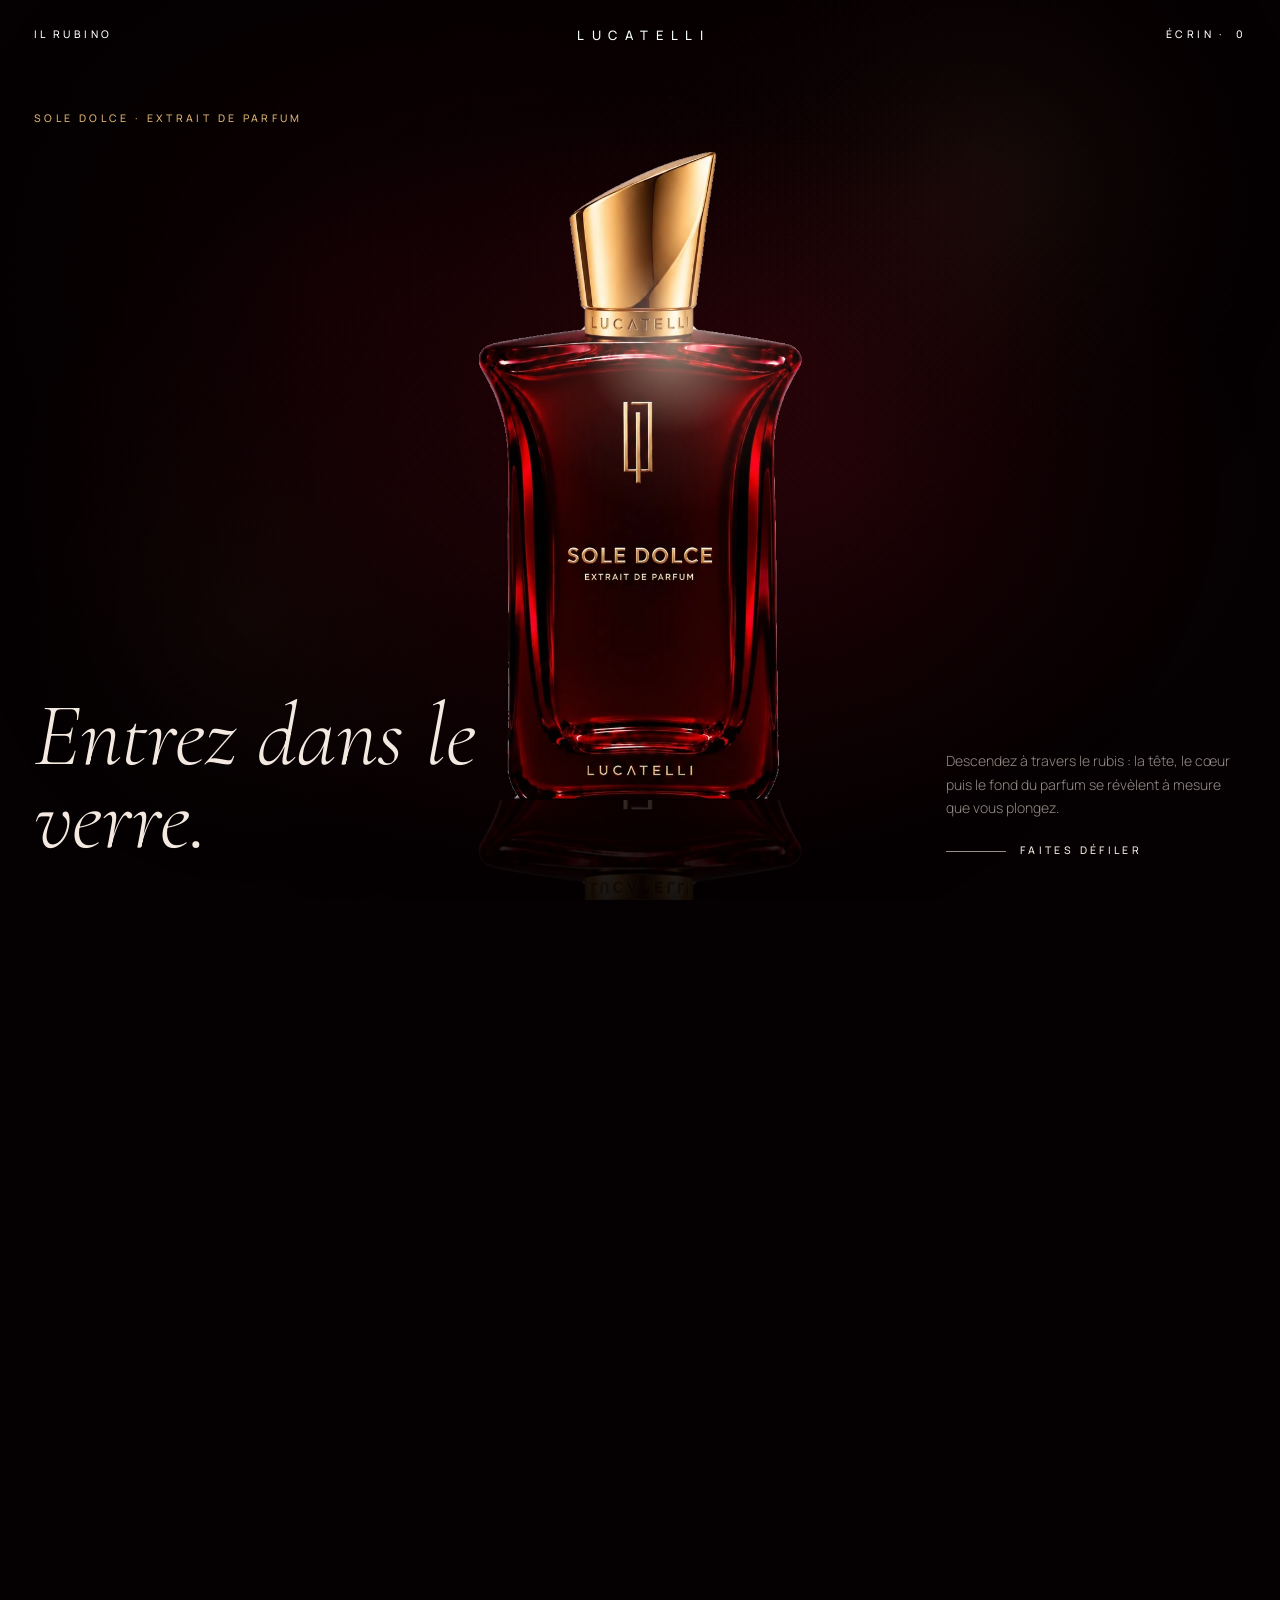
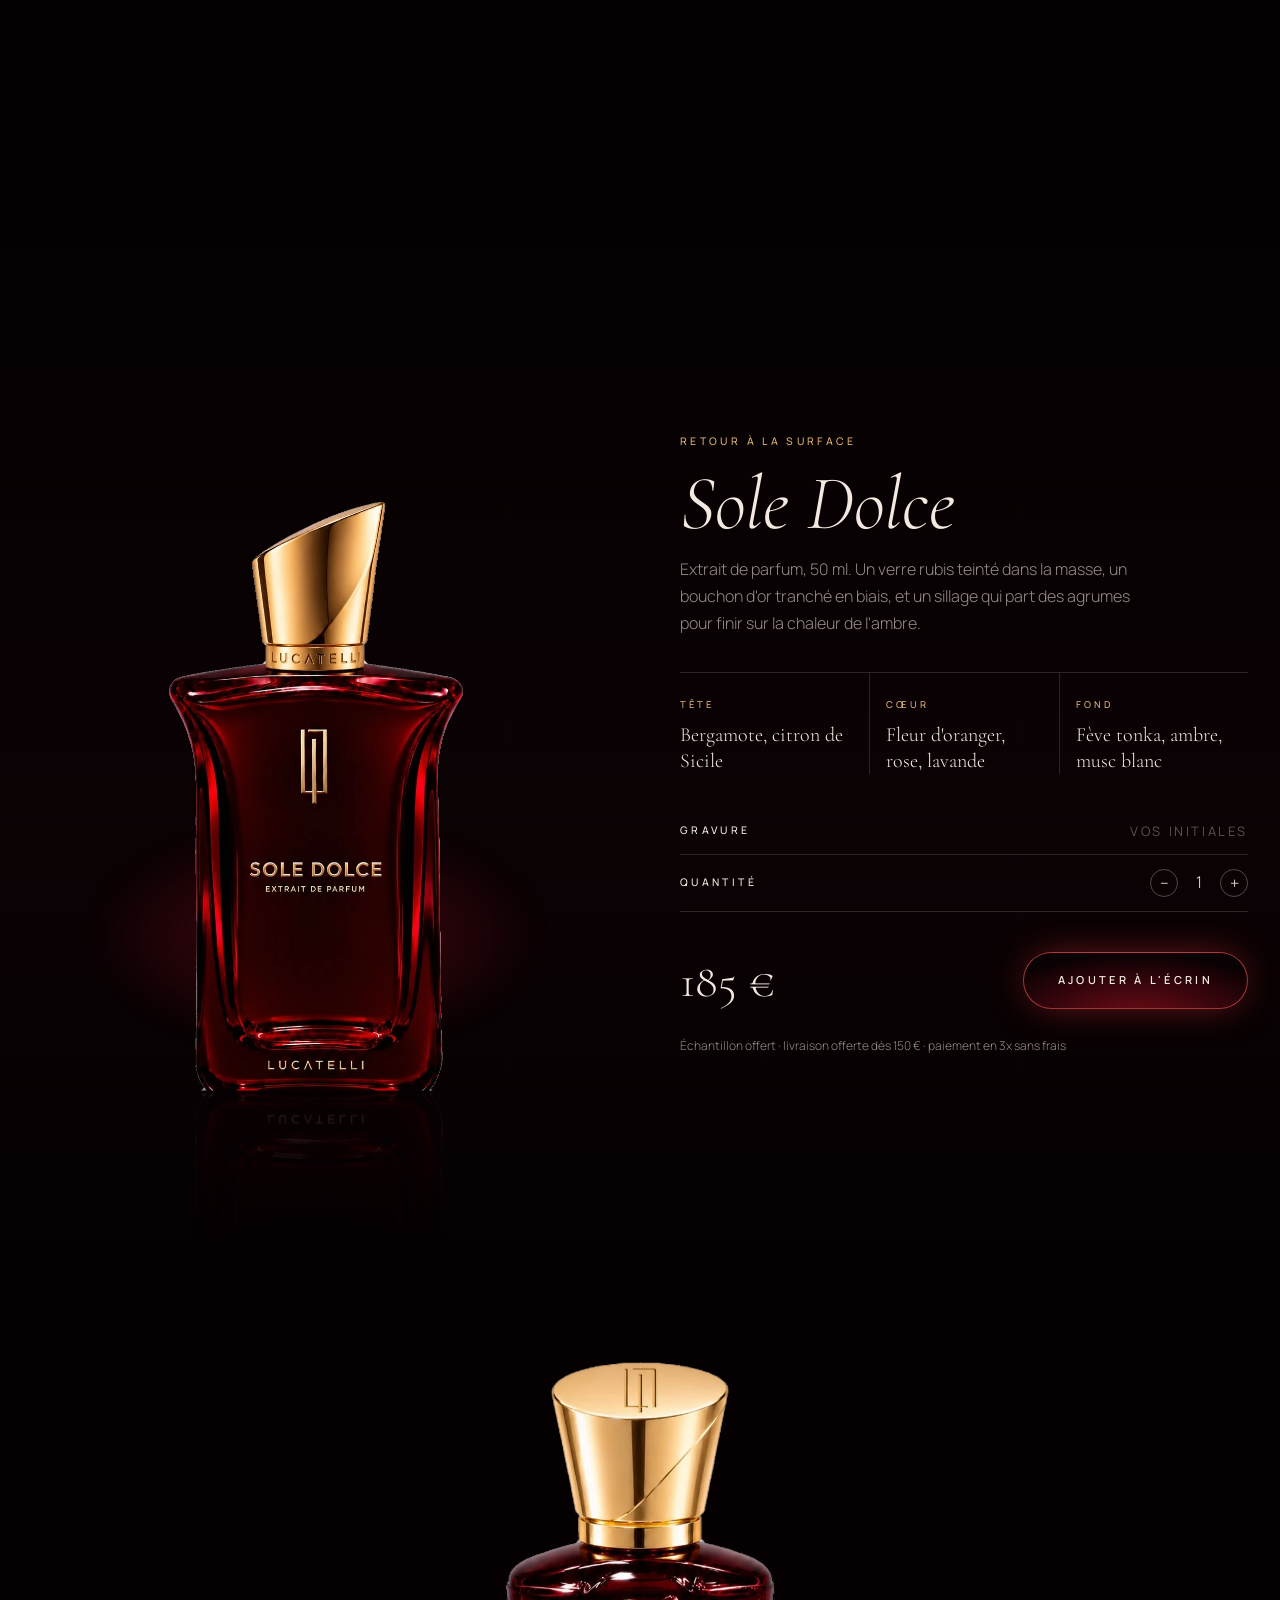
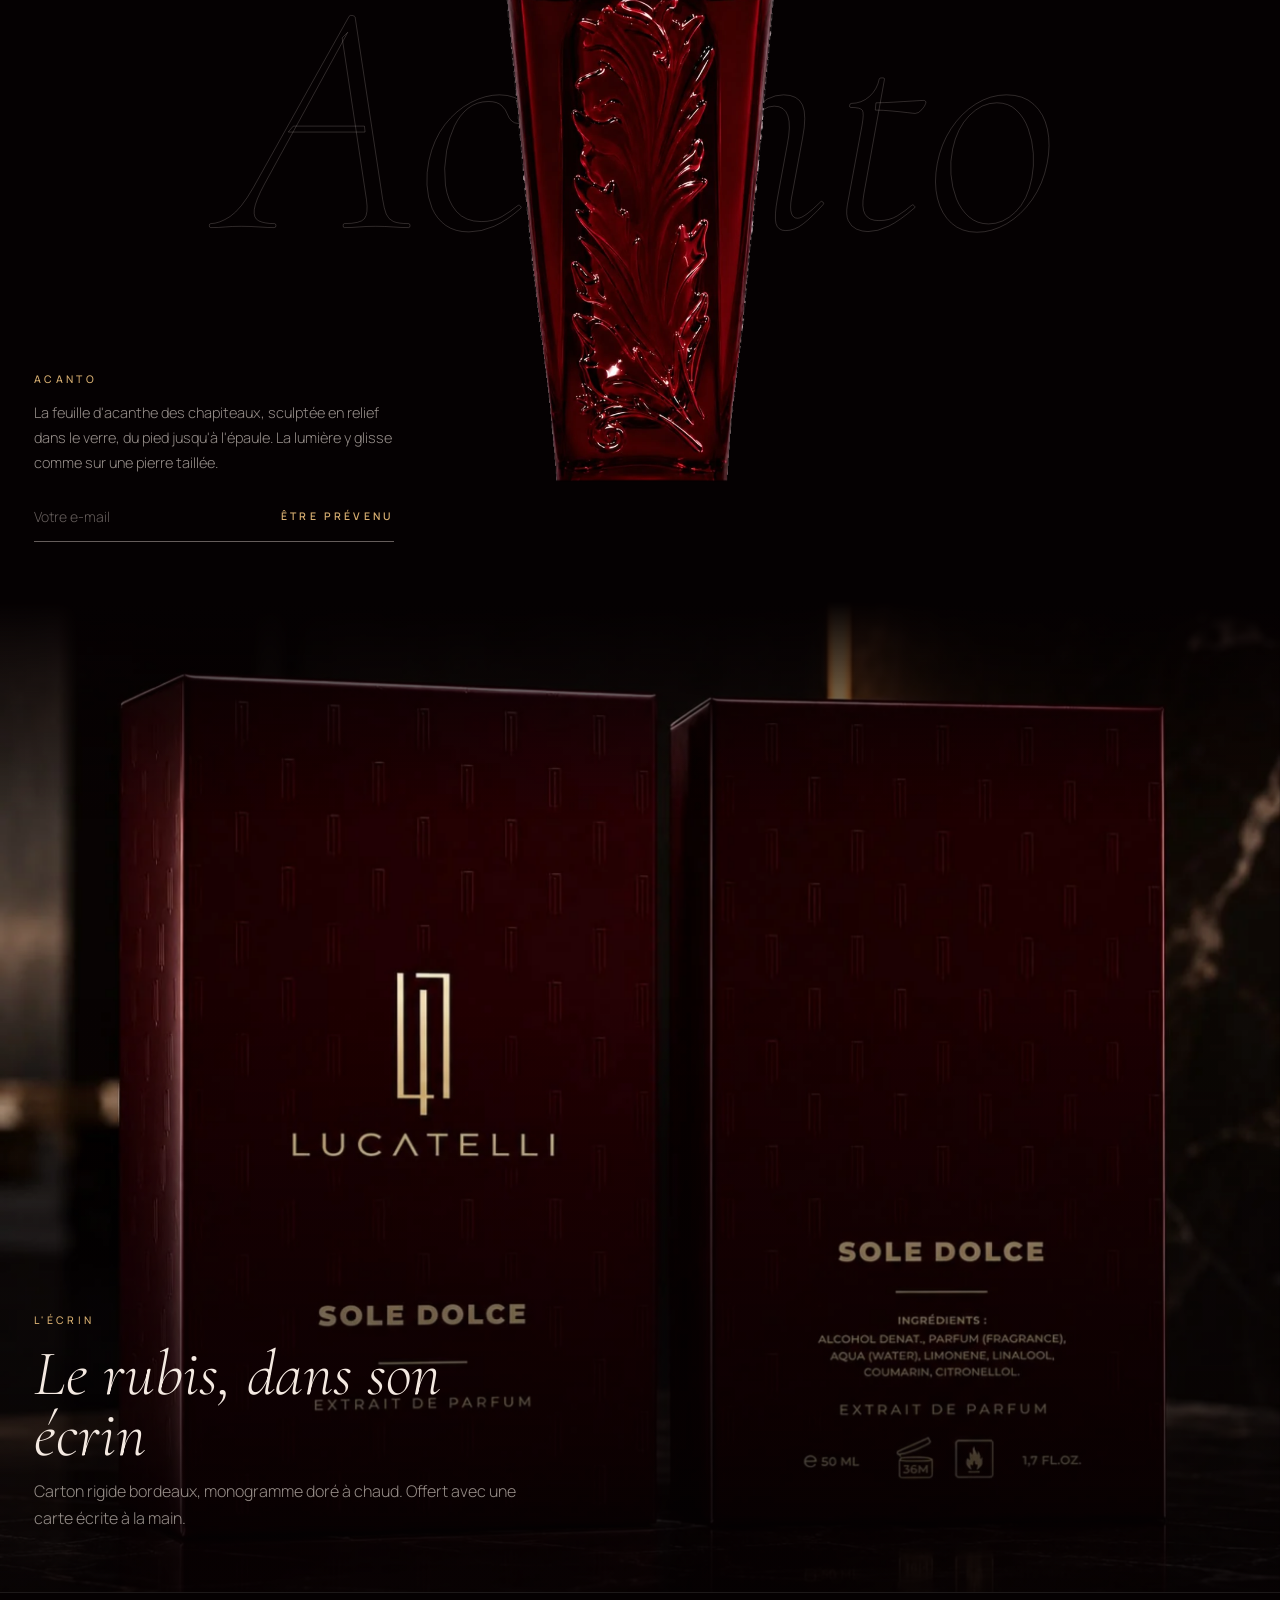
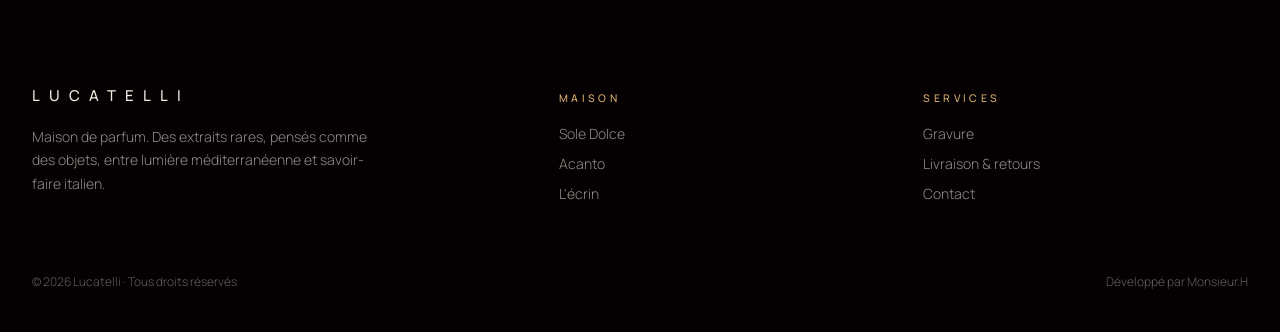
<file: rubino/index.html>
<!DOCTYPE html>
<html lang="fr">
<head>
<meta charset="utf-8">
<meta name="viewport" content="width=device-width, initial-scale=1, viewport-fit=cover">
<title>Lucatelli — Il Rubino · Entrez dans le verre de Sole Dolce</title>
<meta name="description" content="Plongez dans le verre rubis de Sole Dolce : la tête, le cœur et le fond du parfum se révèlent à mesure que vous descendez. Extrait de parfum 50 ml, Maison Lucatelli.">
<meta name="robots" content="noindex">
<meta name="theme-color" content="#050102">
<link rel="preconnect" href="https://fonts.googleapis.com"><link rel="preconnect" href="https://fonts.gstatic.com" crossorigin>
<link href="https://fonts.googleapis.com/css2?family=Cormorant+Garamond:ital,wght@0,300;0,400;1,300;1,400&family=Manrope:wght@300;400;500;600&display=swap" rel="stylesheet">
<style>
:root{--noir:#050102;--rub:#9B0F1E;--rub2:#5E0710;--glow:#FF3B3B;--or:#D9B072;--ivo:#F4E9E1;--ivo2:rgba(244,233,225,.6);--cg:"Cormorant Garamond",Georgia,serif;--mr:"Manrope",system-ui,sans-serif;--e:cubic-bezier(.22,.8,.2,1)}
*{box-sizing:border-box;margin:0;padding:0}
html{-webkit-text-size-adjust:100%}
body{background:var(--noir);color:var(--ivo);font-family:var(--mr);font-weight:300;font-size:16px;line-height:1.7;overflow-x:hidden}
a{color:inherit;text-decoration:none}button{font:inherit;color:inherit;background:none;border:0;cursor:pointer}img{display:block;max-width:100%}
.lb{font-family:var(--mr);font-size:10.5px;font-weight:500;letter-spacing:.32em;text-transform:uppercase}
.wrap{width:min(1240px,100% - 64px);margin:0 auto}
@media(max-width:700px){.wrap{width:calc(100% - 40px)}}

.hd{position:fixed;inset:0 0 auto;z-index:50;display:grid;grid-template-columns:1fr auto 1fr;align-items:center;padding:24px 34px;mix-blend-mode:difference;color:#fff}
.hd .brand{font-size:13px;font-weight:500;letter-spacing:.6em;padding-left:.6em}
.hd .bag{justify-self:end;display:flex;align-items:center;gap:10px}
.hd .bag i{width:7px;height:7px;border-radius:50%;border:1px solid #fff;transition:background .3s}
.hd .bag i.has{background:#fff}
@media(max-width:700px){.hd{padding:18px 20px}.hd .brand{font-size:11px;letter-spacing:.45em}.hd .nm{visibility:hidden}}

/* LA PLONGÉE */
.dive{height:560vh;position:relative}
.stage{position:sticky;top:0;height:100vh;height:100svh;overflow:hidden;background:radial-gradient(70% 60% at 50% 55%,#1a0306,var(--noir) 70%)}
#caus{position:absolute;inset:0;width:100%;height:100%;opacity:.9}
.red{position:absolute;inset:0;background:radial-gradient(80% 80% at 50% 50%,#c4142a,#5e0710 55%,#200205);opacity:0;mix-blend-mode:screen;pointer-events:none}
.bwrap{position:absolute;left:50%;top:50%;height:min(72vh,720px);aspect-ratio:579/1162;transform:translate(-50%,-46%);will-change:transform}
.bwrap img{width:100%;height:100%;object-fit:contain}
.bwrap .light{position:absolute;inset:0;background:radial-gradient(circle at var(--mx,60%) var(--my,30%),rgba(255,225,200,.55),rgba(255,120,110,.12) 18%,transparent 34%);-webkit-mask:url(../img/sole-cut.webp) center/contain no-repeat;mask:url(../img/sole-cut.webp) center/contain no-repeat;mix-blend-mode:screen;pointer-events:none}
.bwrap .refl{position:absolute;left:0;right:0;top:100%;height:40%;transform:scaleY(-1);opacity:.18;-webkit-mask:linear-gradient(to top,#000,transparent 70%);mask:linear-gradient(to top,#000,transparent 70%)}
.bwrap .refl img{height:250%;width:100%;object-fit:contain;object-position:bottom}
.intro{position:absolute;inset:0;display:flex;flex-direction:column;justify-content:space-between;padding:110px 34px 40px;pointer-events:none}
.intro h1{font-family:var(--cg);font-weight:300;font-style:italic;font-size:clamp(46px,7vw,112px);line-height:.92;max-width:6.5em}
.intro .row{display:flex;justify-content:space-between;align-items:flex-end;gap:20px}
.intro p{max-width:300px;color:var(--ivo2);font-size:14px}
.scroll{display:flex;align-items:center;gap:14px}
.scroll i{width:60px;height:1px;background:var(--ivo2);position:relative;overflow:hidden}
.scroll i::after{content:"";position:absolute;inset:0;background:var(--ivo);animation:sc 2.2s var(--e) infinite;transform:translateX(-100%)}
@keyframes sc{to{transform:translateX(100%)}}
.words{position:absolute;inset:0;pointer-events:none}
.wd{position:absolute;left:var(--x);top:var(--y);transform:translate(-50%,-50%);font-family:var(--cg);font-style:italic;font-weight:300;font-size:clamp(34px,5vw,80px);white-space:nowrap;opacity:0;text-shadow:0 0 30px rgba(255,90,90,.45);will-change:transform,opacity}
.phase{position:absolute;left:50%;bottom:56px;transform:translateX(-50%);text-align:center;opacity:0;transition:opacity .6s}
.phase b{display:block;font-family:var(--cg);font-weight:300;font-size:clamp(26px,3vw,40px);font-style:italic;letter-spacing:0;text-transform:none;margin-top:4px}
.gauge{position:absolute;right:34px;top:50%;transform:translateY(-50%);height:46vh;display:flex;gap:14px;align-items:stretch;opacity:0;transition:opacity .6s}
.gauge .bar{width:1px;background:rgba(244,233,225,.25);position:relative}
.gauge .bar i{position:absolute;left:-4px;width:9px;height:1px;background:var(--ivo);top:var(--g,0%)}
.gauge .tk{display:flex;flex-direction:column;justify-content:space-between;font-size:10px;letter-spacing:.2em;color:var(--ivo2)}
.gauge .now{position:absolute;right:26px;top:var(--g,0%);transform:translateY(-50%);font-size:11px;letter-spacing:.2em;white-space:nowrap}
.outro{position:absolute;inset:0;display:grid;place-items:center;text-align:center;opacity:0;pointer-events:none}
.outro h2{font-family:var(--cg);font-weight:300;font-size:clamp(64px,12vw,200px);line-height:.85;font-style:italic}
.outro .lb{display:block;margin-bottom:20px}
@media(max-width:700px){.intro{padding:90px 20px 30px}.intro .row{flex-direction:column;align-items:flex-start}.gauge{right:16px;height:36vh}.gauge .tk{display:none}.phase{bottom:40px;width:100%}.bwrap{height:52vh}.intro h1{font-size:44px}.intro p{display:none}.intro .row{gap:0}}

/* LA SURFACE · PRODUIT */
.surf{padding:150px 0;position:relative;background:linear-gradient(var(--noir),#0b0204 60%,var(--noir))}
.sg{display:grid;grid-template-columns:1fr 1fr;gap:80px;align-items:center}
.pedestal{position:relative;height:min(78vh,760px);display:flex;align-items:flex-end;justify-content:center}
.pedestal .halo{position:absolute;left:50%;bottom:6%;width:80%;aspect-ratio:2/1;transform:translateX(-50%);background:radial-gradient(closest-side,rgba(200,20,40,.35),transparent);filter:blur(10px)}
.pedestal .bot{position:relative;height:84%;aspect-ratio:579/1162}
.pedestal .bot img{width:100%;height:100%}
.pedestal .sweep{position:absolute;inset:0;background:linear-gradient(105deg,transparent 35%,rgba(255,235,220,.5) 48%,transparent 60%) -200% 0/250% 100% no-repeat;-webkit-mask:url(../img/sole-cut.webp) center/contain no-repeat;mask:url(../img/sole-cut.webp) center/contain no-repeat;mix-blend-mode:screen;animation:sw 5.5s var(--e) infinite}
@keyframes sw{0%,30%{background-position:200% 0}100%{background-position:-120% 0}}
.pedestal .refl{position:absolute;top:100%;left:0;right:0;height:26%;transform:scaleY(-1);opacity:.16;-webkit-mask:linear-gradient(to top,#000,transparent);mask:linear-gradient(to top,#000,transparent);overflow:hidden}
.pedestal .refl img{width:100%;height:auto;position:absolute;bottom:0}
.buy h2{font-family:var(--cg);font-weight:300;font-style:italic;font-size:clamp(56px,6vw,96px);line-height:.9;margin:16px 0 18px}
.buy .d{color:var(--ivo2);max-width:470px}
.nt{display:grid;grid-template-columns:repeat(3,1fr);gap:0;margin:34px 0;border-top:1px solid rgba(244,233,225,.15)}
.nt div{padding:16px 16px 0 0}
.nt div+div{padding-left:16px;border-left:1px solid rgba(244,233,225,.15)}
.nt .lb{color:var(--or);font-size:9.5px}
.nt p{font-family:var(--cg);font-size:20px;line-height:1.3;margin-top:6px}
.opt{display:flex;justify-content:space-between;align-items:center;padding:14px 0;border-bottom:1px solid rgba(244,233,225,.15);gap:16px}
.opt:first-of-type{border-top:1px solid rgba(244,233,225,.15)}
.opt input{background:none;border:0;color:var(--ivo);font-family:var(--mr);font-size:13px;letter-spacing:.35em;text-transform:uppercase;text-align:right;outline:none;width:180px}
.opt input::placeholder{color:rgba(244,233,225,.35);letter-spacing:.2em}
.qty{display:flex;gap:18px;align-items:center}
.qty button{width:28px;height:28px;border-radius:50%;border:1px solid rgba(244,233,225,.3)}
.cta{margin-top:30px;display:flex;align-items:center;justify-content:space-between;gap:20px}
.cta .p{font-family:var(--cg);font-size:46px;font-weight:300}
.glow{position:relative;padding:18px 34px;border-radius:999px;border:1px solid rgba(255,90,90,.6);font-size:11px;font-weight:600;letter-spacing:.3em;text-transform:uppercase;background:radial-gradient(120% 200% at 50% 120%,rgba(200,20,40,.55),rgba(200,20,40,0) 60%);box-shadow:0 0 40px -10px rgba(255,59,59,.6);transition:box-shadow .4s,background .4s}
.glow:hover{box-shadow:0 0 60px -6px rgba(255,59,59,.85);background:radial-gradient(120% 200% at 50% 120%,rgba(220,30,50,.85),rgba(200,20,40,.1) 70%)}
.small{margin-top:16px;font-size:12px;color:var(--ivo2)}
@media(max-width:900px){.surf{padding:90px 0}.sg{grid-template-columns:1fr;gap:30px}.pedestal{height:60vh}.cta{flex-direction:column;align-items:stretch}.glow{text-align:center}.nt p{font-size:17px}}

/* ACANTO */
.acan{position:relative;min-height:100vh;display:grid;place-items:center;overflow:hidden;padding:120px 0}
.acan .big{position:absolute;left:50%;top:50%;transform:translate(-50%,-50%);font-family:var(--cg);font-weight:300;font-style:italic;font-size:clamp(120px,26vw,420px);line-height:1;color:transparent;-webkit-text-stroke:1px rgba(244,233,225,.18);white-space:nowrap;pointer-events:none}
.acan .bot{position:relative;height:min(80vh,780px);aspect-ratio:458/1224}
.acan .bot img{width:100%;height:100%}
.acan .bot .sweep{position:absolute;inset:0;background:linear-gradient(180deg,transparent 30%,rgba(255,220,200,.55) 48%,transparent 62%) 0 -200%/100% 260% no-repeat;-webkit-mask:url(../img/acanto-cut.webp) center/contain no-repeat;mask:url(../img/acanto-cut.webp) center/contain no-repeat;mix-blend-mode:screen;animation:sv 6s var(--e) infinite}
@keyframes sv{0%,25%{background-position:0 200%}100%{background-position:0 -120%}}
.acan .side{position:absolute;bottom:60px;left:34px;max-width:360px}
.acan .side p{color:var(--ivo2);margin:10px 0 18px;font-size:14.5px}
.acan .soon{position:absolute;top:120px;right:34px;text-align:right}
.acan .soon b{display:block;font-family:var(--cg);font-weight:300;font-style:italic;font-size:42px;letter-spacing:0;text-transform:none}
.notify{display:flex;border-bottom:1px solid rgba(244,233,225,.4)}
.notify input{flex:1;min-width:0;background:none;border:0;color:var(--ivo);font:inherit;font-size:14px;padding:12px 0;outline:none}
.notify input::placeholder{color:rgba(244,233,225,.4)}
.notify button{font-size:10.5px;font-weight:600;letter-spacing:.3em;text-transform:uppercase;color:var(--or)}
@media(max-width:800px){.acan{display:block;padding:110px 20px 60px}.acan .bot{height:62vh;margin:0 auto}.acan .side,.acan .soon{position:static;max-width:none;text-align:left}.acan .soon{margin-bottom:20px}.acan .side{margin-top:30px}}

/* ÉCRIN */
.ecr{position:relative;height:110vh;overflow:hidden}
.ecr img{position:absolute;inset:-6% 0;width:100%;height:112%;object-fit:cover;will-change:transform}
.ecr::after{content:"";position:absolute;inset:0;background:linear-gradient(transparent 40%,rgba(5,1,2,.9)),linear-gradient(var(--noir),transparent 22%)}
.ecr .t{position:absolute;left:34px;bottom:60px;z-index:1;max-width:520px}
.ecr h3{font-family:var(--cg);font-weight:300;font-style:italic;font-size:clamp(44px,5vw,80px);line-height:.95;margin:12px 0}
.ecr p{color:var(--ivo2)}
.nt-m{}
@media(max-width:700px){.ecr::after{background:linear-gradient(transparent 15%,rgba(5,1,2,.96) 62%)}.nt{grid-template-columns:1fr}.nt div+div{padding-left:0;border-left:0}.nt div{display:grid;grid-template-columns:70px 1fr;gap:10px;align-items:baseline;padding:12px 0;border-bottom:1px solid rgba(244,233,225,.1)}.nt p{margin:0}.ecr{height:80vh}.ecr img{object-position:30% 50%}.ecr .t{left:20px;right:20px;bottom:40px}}

footer{padding:90px 0 40px;border-top:1px solid rgba(244,233,225,.1)}
.ft{display:grid;grid-template-columns:1.5fr 1fr 1fr;gap:40px}
.ft .brand{font-size:15px;font-weight:500;letter-spacing:.6em}
.ft p,.ft li{color:var(--ivo2);font-size:14px;list-style:none}
.ft li{margin:6px 0}
.fb{display:flex;justify-content:space-between;gap:16px;flex-wrap:wrap;margin-top:60px;font-size:12px;color:rgba(244,233,225,.4)}
@media(max-width:700px){.ft{grid-template-columns:1fr 1fr}.ft>div:first-child{grid-column:1/-1}}

/* tiroir */
.dr{position:fixed;top:0;right:0;bottom:0;width:min(420px,100%);z-index:90;background:rgba(14,3,5,.92);backdrop-filter:blur(18px);-webkit-backdrop-filter:blur(18px);border-left:1px solid rgba(255,90,90,.25);padding:34px;transform:translateX(100%);transition:transform .6s var(--e);display:flex;flex-direction:column}
.dr.on{transform:none}
.dr .x{align-self:flex-end;font-size:11px;letter-spacing:.3em}
.dr h4{font-family:var(--cg);font-weight:300;font-style:italic;font-size:44px;margin:30px 0 6px}
.dr .it{display:flex;gap:16px;align-items:center;padding:20px 0;border-bottom:1px solid rgba(244,233,225,.12)}
.dr .it img{height:90px;width:auto}
.dr .tot{display:flex;justify-content:space-between;margin:24px 0;font-size:13px;letter-spacing:.2em;text-transform:uppercase}
.dr .tot b{font-family:var(--cg);font-weight:300;font-size:30px;letter-spacing:0}
.veil{position:fixed;inset:0;z-index:85;background:rgba(0,0,0,.5);opacity:0;pointer-events:none;transition:opacity .5s}.veil.on{opacity:1;pointer-events:auto}
.rv{opacity:0;transform:translateY(30px);transition:opacity 1.3s var(--e),transform 1.3s var(--e)}.rv.in{opacity:1;transform:none}
@media(prefers-reduced-motion:reduce){*{animation:none!important;transition:none!important}}
</style>
</head>
<body>
<header class="hd"><span class="lb nm">Il Rubino</span><a href="#" class="brand">LUCATELLI</a><button class="bag lb" onclick="openDr(true)">Écrin · <span data-count>0</span></button></header>

<main>
<section class="dive" id="dive" aria-label="Plongée dans le verre de Sole Dolce">
  <div class="stage" id="stage">
    <canvas id="caus" aria-hidden="true"></canvas>
    <div class="bwrap" id="bw"><img src="../img/sole-cut.webp" alt="Flacon Sole Dolce en verre rubis" fetchpriority="high"><div class="light"></div><div class="refl" aria-hidden="true"><img src="../img/sole-cut-700.webp" alt=""></div></div>
    <div class="red" id="red"></div>
    <div class="words" id="words" aria-hidden="true"></div>
    <div class="phase lb" id="phase">La tête<b>Les premières minutes</b></div>
    <div class="gauge lb" id="gauge"><div class="tk"><span>0 ml</span><span>25</span><span>50 ml</span></div><div class="bar"><i></i><span class="now" id="now">0 ml</span></div></div>
    <div class="intro" id="intro">
      <span class="lb" style="color:var(--or)">Sole Dolce · extrait de parfum</span>
      <div class="row"><h1>Entrez dans le verre.</h1><div><p>Descendez à travers le rubis : la tête, le cœur puis le fond du parfum se révèlent à mesure que vous plongez.</p><div class="scroll lb" style="margin-top:22px"><i></i>Faites défiler</div></div></div>
    </div>
    <div class="outro" id="outro"><div><span class="lb">Au fond du flacon</span><h2>Sole Dolce</h2></div></div>
  </div>
</section>

<section class="surf" id="buy">
  <div class="wrap sg">
    <div class="pedestal rv"><div class="halo"></div><div class="bot"><img src="../img/sole-cut.webp" alt="Sole Dolce, flacon en verre rubis et bouchon doré" loading="lazy"><div class="sweep"></div><div class="refl" aria-hidden="true"><img src="../img/sole-cut-700.webp" alt=""></div></div></div>
    <div class="buy rv">
      <span class="lb" style="color:var(--or)">Retour à la surface</span>
      <h2>Sole Dolce</h2>
      <p class="d">Extrait de parfum, 50 ml. Un verre rubis teinté dans la masse, un bouchon d'or tranché en biais, et un sillage qui part des agrumes pour finir sur la chaleur de l'ambre.</p>
      <div class="nt"><div><span class="lb">Tête</span><p>Bergamote, citron de Sicile</p></div><div><span class="lb">Cœur</span><p>Fleur d'oranger, rose, lavande</p></div><div><span class="lb">Fond</span><p>Fève tonka, ambre, musc blanc</p></div></div>
      <div class="opt"><span class="lb">Gravure</span><input id="eng" maxlength="10" placeholder="Vos initiales" aria-label="Initiales à graver"></div>
      <div class="opt"><span class="lb">Quantité</span><div class="qty"><button onclick="q(-1)" aria-label="Moins">−</button><span id="qv">1</span><button onclick="q(1)" aria-label="Plus">+</button></div></div>
      <div class="cta"><span class="p" id="pv">185 €</span><button class="glow" id="add">Ajouter à l'écrin</button></div>
      <p class="small">Échantillon offert · livraison offerte dès 150 € · paiement en 3x sans frais</p>
    </div>
  </div>
</section>

<section class="acan" id="acan">
  <span class="big" aria-hidden="true">Acanto</span>
  <div class="soon lb rv">Second flacon<b>Bientôt</b></div>
  <div class="bot rv"><img src="../img/acanto-cut.webp" alt="Flacon Acanto, feuille d'acanthe sculptée dans le verre rubis" loading="lazy"><div class="sweep"></div></div>
  <div class="side rv"><span class="lb" style="color:var(--or)">Acanto</span><p>La feuille d'acanthe des chapiteaux, sculptée en relief dans le verre, du pied jusqu'à l'épaule. La lumière y glisse comme sur une pierre taillée.</p><form class="notify" onsubmit="event.preventDefault();this.querySelector('button').textContent='Noté';this.reset()"><input type="email" required placeholder="Votre e-mail" aria-label="E-mail"><button>Être prévenu</button></form></div>
</section>

<section class="ecr" id="ecr">
  <img src="../img/ecrin-marbre.webp" alt="L'écrin bordeaux Sole Dolce posé sur un marbre noir" loading="lazy" id="ecrImg">
  <div class="t rv"><span class="lb" style="color:var(--or)">L'écrin</span><h3>Le rubis, dans son écrin</h3><p>Carton rigide bordeaux, monogramme doré à chaud. Offert avec une carte écrite à la main.</p></div>
</section>
</main>

<footer><div class="wrap"><div class="ft"><div><div class="brand">LUCATELLI</div><p style="margin-top:16px;max-width:340px">Maison de parfum. Des extraits rares, pensés comme des objets, entre lumière méditerranéenne et savoir-faire italien.</p></div><div><span class="lb" style="color:var(--or)">Maison</span><ul style="margin-top:12px"><li><a href="#buy">Sole Dolce</a></li><li><a href="#acan">Acanto</a></li><li><a href="#ecr">L'écrin</a></li></ul></div><div><span class="lb" style="color:var(--or)">Services</span><ul style="margin-top:12px"><li>Gravure</li><li>Livraison &amp; retours</li><li>Contact</li></ul></div></div><div class="fb"><span>© 2026 Lucatelli · Tous droits réservés</span><span>Développé par Monsieur.H</span></div></div></footer>

<div class="veil" id="veil" onclick="openDr(false)"></div>
<aside class="dr" id="dr" aria-label="Écrin"><button class="x lb" onclick="openDr(false)">Fermer ✕</button><h4>Votre écrin</h4><div id="drBody"></div><div class="tot"><span>Total</span><b id="drTot">0 €</b></div><button class="glow" onclick="this.textContent='Paiement sécurisé · Shopify'">Commander</button><p class="small">Échantillon offert à chaque commande</p></aside>

<script src="../kit.js"></script>
<script>
const $=s=>document.querySelector(s),$$=s=>[...document.querySelectorAll(s)];
const mob=matchMedia('(max-width:700px)').matches,fine=matchMedia('(hover:hover) and (pointer:fine)').matches;

/* les mots du parfum, rangés par profondeur */
const W=[['Bergamote',.2,30,38],['Citron de Sicile',.27,68,62],['Fleur d\'oranger',.42,32,64],['Rose',.48,70,34],['Lavande',.54,46,76],['Fève tonka',.67,64,62],['Ambre',.73,30,40],['Musc blanc',.79,58,30]];
$('#words').innerHTML=W.map(w=>`<span class="wd" style="--x:${mob?Math.min(72,Math.max(28,w[2])):w[2]}%;--y:${w[3]}%">${w[0]}</span>`).join('');
const wd=$$('.wd'),PH=[[.14,.33,'La tête','Les premières minutes'],[.37,.6,'Le cœur','Les premières heures'],[.62,.85,'Le fond','Jusqu\'au soir']];

/* caustiques : la lumière qui danse dans le verre */
const cv=$('#caus'),cx=cv.getContext('2d');let depth=0;
function size(){const r=.5;cv.width=innerWidth*r;cv.height=innerHeight*r}size();addEventListener('resize',size);
const B=[...Array(mob?6:9)].map((_,i)=>({a:Math.random()*6.28,s:.15+Math.random()*.35,r:.18+Math.random()*.3,o:i%3?'200,20,40':'235,170,110'}));
function caus(t){const w=cv.width,h=cv.height;cx.globalCompositeOperation='source-over';cx.clearRect(0,0,w,h);cx.globalCompositeOperation='lighter';
 const I=.05+depth*.5;B.forEach((b,i)=>{const x=w*(.5+.32*Math.sin(t*.0002*b.s*3+b.a)),y=h*(.5+.3*Math.cos(t*.00017*b.s*3+b.a*1.7)),R=Math.max(w,h)*b.r*(1+depth);const g=cx.createRadialGradient(x,y,0,x,y,R);g.addColorStop(0,`rgba(${b.o},${I*(b.o[0]==='2'&&b.o[1]==='3'?.6:1)})`);g.addColorStop(1,'rgba(0,0,0,0)');cx.fillStyle=g;cx.fillRect(0,0,w,h)});
 requestAnimationFrame(caus)}
requestAnimationFrame(caus);

/* lumière qui suit la souris sur le verre */
const bw=$('#bw');if(fine)addEventListener('pointermove',e=>{const r=bw.getBoundingClientRect();bw.style.setProperty('--mx',((e.clientX-r.left)/r.width*100)+'%');bw.style.setProperty('--my',((e.clientY-r.top)/r.height*100)+'%')},{passive:true});

/* la plongée, pilotée par le défilement */
const bell=(k,c,w)=>Math.max(0,1-Math.abs(k-c)/w);
function tick(){
 const d=$('#dive').getBoundingClientRect(),k=Math.min(1,Math.max(0,-d.top/(d.height-innerHeight)));depth=k;
 const e=Math.pow(k,2.2),s=1+e*15;
 bw.style.transform=`translate(-50%,${mob?-62:-46}%) scale(${s})`;bw.style.transformOrigin='50% 64%';bw.style.filter=k>.25?`blur(${(k-.25)*10}px) saturate(${1+k*.6})`:'none';
 $('#red').style.opacity=Math.min(.85,Math.max(0,(k-.12)*1.6));
 $('#intro').style.opacity=Math.max(0,1-k*9);
 wd.forEach((el,i)=>{const c=W[i][1],v=bell(k,c,.09),z=(k-c)/.09;el.style.opacity=v;el.style.transform=`translate(-50%,-50%) scale(${1+z*.5}) translateY(${-z*10}px)`;el.style.filter=`blur(${Math.abs(z)*3}px)`});
 const ph=PH.find(p=>k>p[0]&&k<p[1]);const pe=$('#phase');if(ph){pe.innerHTML=`${ph[2]}<b>${ph[3]}</b>`;pe.style.opacity=1}else pe.style.opacity=0;
 const g=$('#gauge');g.style.opacity=k>.1&&k<.9?1:0;const ml=Math.round(Math.min(1,Math.max(0,(k-.1)/.78))*50);g.style.setProperty('--g',(ml*2)+'%');$('#now').textContent=ml+' ml';
 $('#outro').style.opacity=Math.max(0,(k-.88)/.1);
 const er=$('#ecr').getBoundingClientRect();if(er.top<innerHeight&&er.bottom>0)$('#ecrImg').style.transform=`translateY(${(er.top/innerHeight)*-6}%)`;
}
addEventListener('scroll',tick,{passive:true});tick();

/* achat */
let qn=1;function q(d){qn=Math.max(1,Math.min(9,qn+d));$('#qv').textContent=qn;$('#pv').textContent=LK.eur(qn*185)}
function openDr(on){const c=LK.get();$('#drBody').innerHTML=c.length?c.map(x=>`<div class="it"><img src="../img/sole-cut-700.webp" alt=""><div><div style="font-family:var(--cg);font-size:26px;font-style:italic">Sole Dolce</div><div class="small" style="margin:0">50 ml × ${x.q}${x.engrave?' · gravure « '+x.engrave.replace(/</g,'')+' »':''}</div></div></div>`).join(''):'<p class="small">Votre écrin est vide.</p>';$('#drTot').textContent=LK.eur(LK.total());$('#dr').classList.toggle('on',on);$('#veil').classList.toggle('on',on)}
$('#add').onclick=()=>{LK.add({q:qn,engrave:$('#eng').value});openDr(true)};
addEventListener('keydown',e=>{if(e.key==='Escape')openDr(false)});
const io=new IntersectionObserver(es=>es.forEach(e=>{if(e.isIntersecting){e.target.classList.add('in');io.unobserve(e.target)}}),{threshold:.15});$$('.rv').forEach(el=>io.observe(el));
</script>
</body>
</html>
</file>
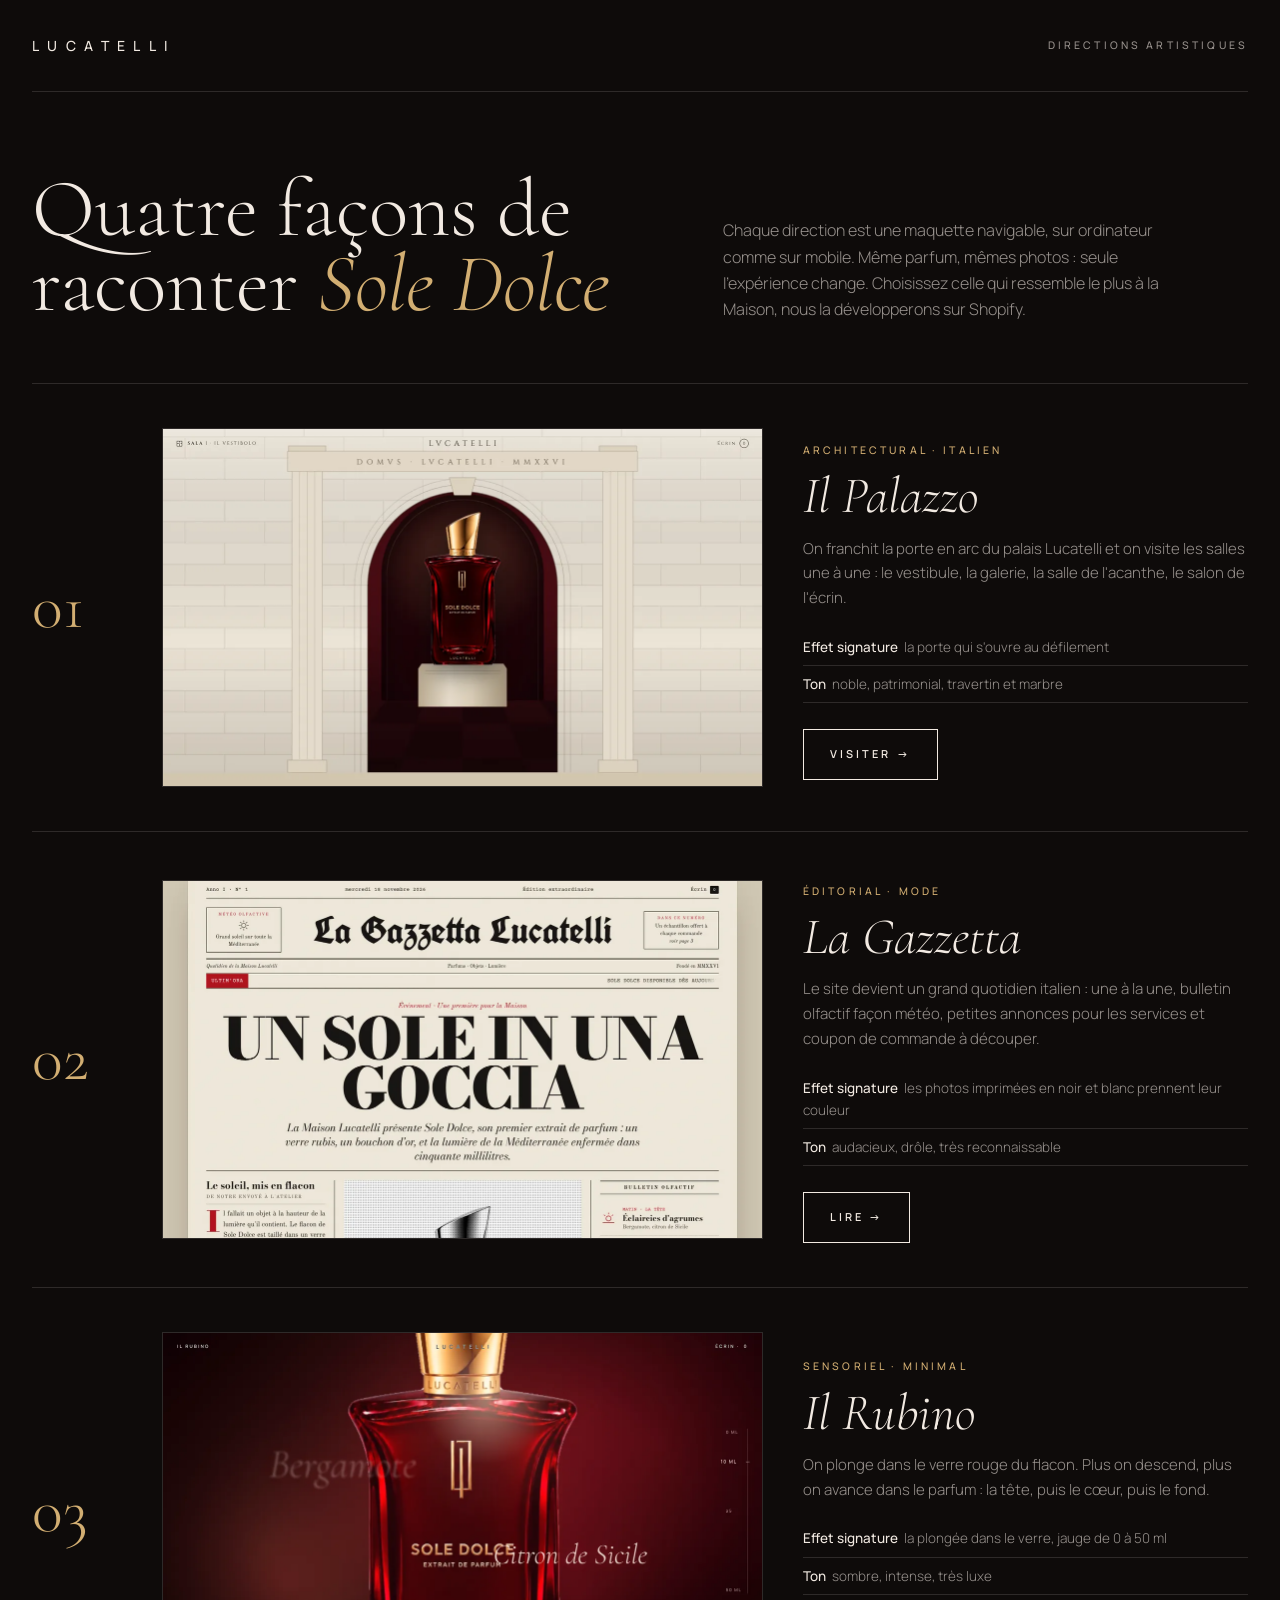
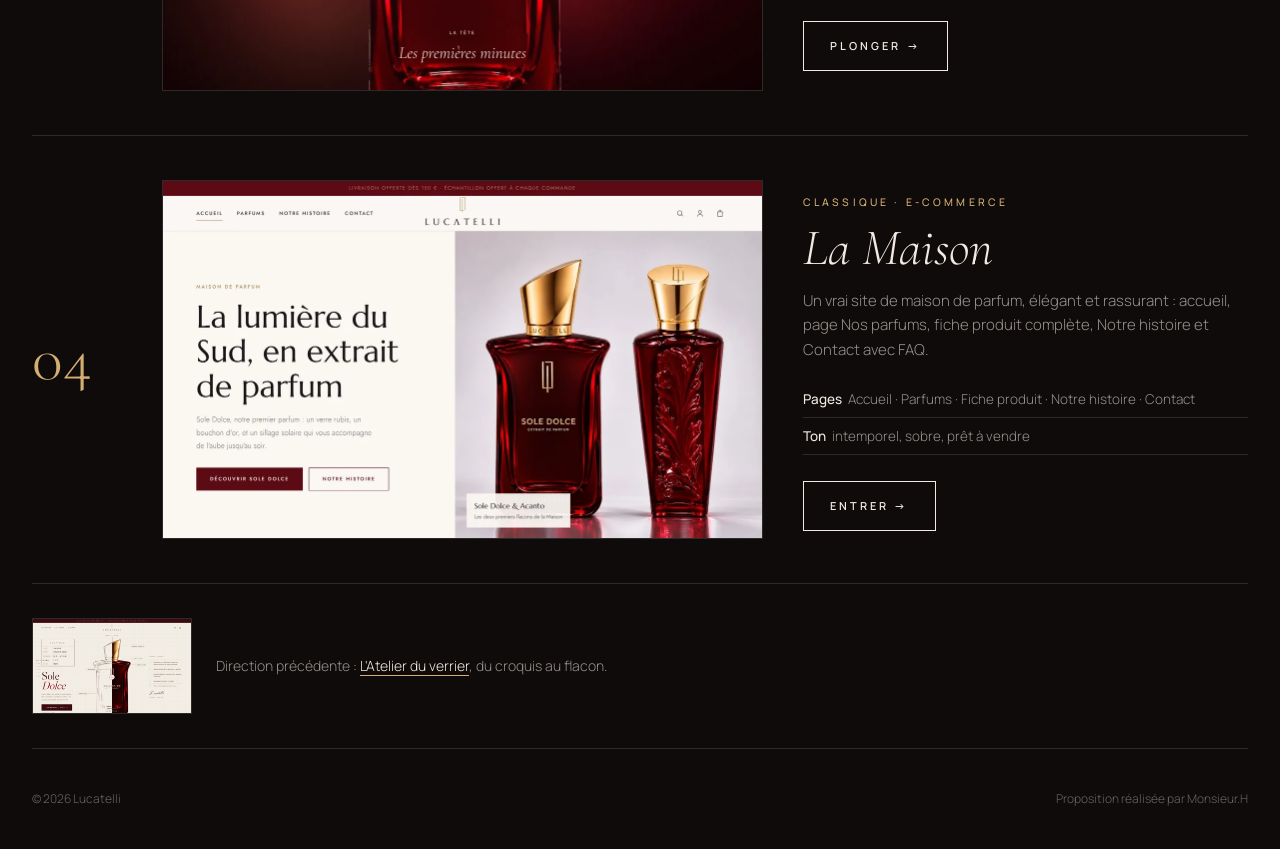
<file: versions/index.html>
<!DOCTYPE html>
<html lang="fr">
<head>
<meta charset="utf-8">
<meta name="viewport" content="width=device-width, initial-scale=1, viewport-fit=cover">
<title>Lucatelli — Quatre directions pour le site</title>
<meta name="description" content="Quatre directions artistiques pour le futur site de la Maison Lucatelli : Il Palazzo, La Gazzetta, Il Rubino et La Maison.">
<meta name="robots" content="noindex">
<meta name="theme-color" content="#0E0B0A">
<link rel="preconnect" href="https://fonts.googleapis.com"><link rel="preconnect" href="https://fonts.gstatic.com" crossorigin>
<link href="https://fonts.googleapis.com/css2?family=Cormorant+Garamond:ital,wght@0,300;0,400;1,300&family=Manrope:wght@300;400;500;600&display=swap" rel="stylesheet">
<style>
:root{--bg:#0E0B0A;--ivo:#F2EAE2;--ivo2:rgba(242,234,226,.6);--line:rgba(242,234,226,.14);--or:#D2AE72;--cg:"Cormorant Garamond",Georgia,serif;--mr:"Manrope",system-ui,sans-serif}
*{box-sizing:border-box;margin:0;padding:0}
body{background:var(--bg);color:var(--ivo);font-family:var(--mr);font-weight:300;line-height:1.65;overflow-x:hidden}
a{color:inherit;text-decoration:none}img{display:block;max-width:100%}
.lb{font-size:10.5px;font-weight:500;letter-spacing:.3em;text-transform:uppercase}
.wrap{width:min(1280px,100% - 64px);margin:0 auto}
header{padding:34px 0;display:flex;justify-content:space-between;align-items:center;border-bottom:1px solid var(--line)}
header .brand{font-size:14px;font-weight:500;letter-spacing:.6em}
.intro{padding:80px 0 60px;display:grid;grid-template-columns:1.2fr 1fr;gap:60px;align-items:end}
.intro h1{font-family:var(--cg);font-weight:300;font-size:clamp(48px,6.4vw,100px);line-height:.92}
.intro h1 em{color:var(--or)}
.intro p{color:var(--ivo2);max-width:460px}
.list{display:grid;gap:0}
.v{display:grid;grid-template-columns:90px 1.35fr 1fr;gap:40px;align-items:center;padding:44px 0;border-top:1px solid var(--line)}
.v .n{font-family:var(--cg);font-size:64px;font-weight:300;line-height:1;color:var(--or)}
.v .shot{position:relative;overflow:hidden;aspect-ratio:1200/717;border:1px solid var(--line)}
.v .shot img{width:100%;height:100%;object-fit:cover;transition:transform 1.4s cubic-bezier(.22,.8,.2,1)}
.v:hover .shot img{transform:scale(1.04)}
.v h2{font-family:var(--cg);font-weight:300;font-style:italic;font-size:clamp(40px,4vw,62px);line-height:1;margin:10px 0 14px}
.v p{color:var(--ivo2);font-size:15px}
.v ul{list-style:none;margin:18px 0 26px;font-size:13.5px;color:var(--ivo2)}
.v li{padding:7px 0;border-bottom:1px solid var(--line)}
.v li b{font-weight:500;color:var(--ivo);margin-right:6px}
.go{display:inline-flex;align-items:center;gap:14px;font-size:11px;font-weight:600;letter-spacing:.28em;text-transform:uppercase;border:1px solid var(--ivo);padding:15px 26px;transition:background .3s,color .3s}
.go:hover{background:var(--ivo);color:var(--bg)}
.prev{display:flex;align-items:center;gap:24px;padding:34px 0;border-top:1px solid var(--line);color:var(--ivo2);font-size:14px}
.prev img{width:160px;border:1px solid var(--line)}
.prev a{color:var(--ivo);border-bottom:1px solid var(--or)}
footer{padding:40px 0;border-top:1px solid var(--line);display:flex;justify-content:space-between;gap:16px;flex-wrap:wrap;font-size:12px;color:rgba(242,234,226,.4)}
@media(max-width:900px){.wrap{width:calc(100% - 40px)}.intro{grid-template-columns:1fr;gap:20px;padding:50px 0 40px}.v{grid-template-columns:1fr;gap:20px;padding:34px 0}.v .n{font-size:44px}.prev{flex-direction:column;align-items:flex-start}header{padding:24px 0}}
</style>
</head>
<body>
<div class="wrap">
  <header><span class="brand">LUCATELLI</span><span class="lb" style="color:var(--ivo2)">Directions artistiques</span></header>
  <section class="intro"><h1>Quatre façons de raconter <em>Sole Dolce</em></h1><p>Chaque direction est une maquette navigable, sur ordinateur comme sur mobile. Même parfum, mêmes photos : seule l'expérience change. Choisissez celle qui ressemble le plus à la Maison, nous la développerons sur Shopify.</p></section>
  <div class="list">
    <a class="v" href="../palazzo/">
      <span class="n">01</span>
      <div class="shot"><img src="../img/v-palazzo.webp" alt="Aperçu de la direction Il Palazzo" loading="lazy"></div>
      <div><span class="lb" style="color:var(--or)">Architectural · italien</span><h2>Il Palazzo</h2><p>On franchit la porte en arc du palais Lucatelli et on visite les salles une à une : le vestibule, la galerie, la salle de l'acanthe, le salon de l'écrin.</p><ul><li><b>Effet signature</b>la porte qui s'ouvre au défilement</li><li><b>Ton</b>noble, patrimonial, travertin et marbre</li></ul><span class="go">Visiter →</span></div>
    </a>
    <a class="v" href="../gazzetta/">
      <span class="n">02</span>
      <div class="shot"><img src="../img/v-gazzetta.webp" alt="Aperçu de la direction La Gazzetta" loading="lazy"></div>
      <div><span class="lb" style="color:var(--or)">Éditorial · mode</span><h2>La Gazzetta</h2><p>Le site devient un grand quotidien italien : une à la une, bulletin olfactif façon météo, petites annonces pour les services et coupon de commande à découper.</p><ul><li><b>Effet signature</b>les photos imprimées en noir et blanc prennent leur couleur</li><li><b>Ton</b>audacieux, drôle, très reconnaissable</li></ul><span class="go">Lire →</span></div>
    </a>
    <a class="v" href="../rubino/">
      <span class="n">03</span>
      <div class="shot"><img src="../img/v-rubino.webp" alt="Aperçu de la direction Il Rubino" loading="lazy"></div>
      <div><span class="lb" style="color:var(--or)">Sensoriel · minimal</span><h2>Il Rubino</h2><p>On plonge dans le verre rouge du flacon. Plus on descend, plus on avance dans le parfum : la tête, puis le cœur, puis le fond.</p><ul><li><b>Effet signature</b>la plongée dans le verre, jauge de 0 à 50 ml</li><li><b>Ton</b>sombre, intense, très luxe</li></ul><span class="go">Plonger →</span></div>
    </a>
    <a class="v" href="../maison/">
      <span class="n">04</span>
      <div class="shot"><img src="../img/v-maison.webp" alt="Aperçu de la direction La Maison" loading="lazy"></div>
      <div><span class="lb" style="color:var(--or)">Classique · e-commerce</span><h2>La Maison</h2><p>Un vrai site de maison de parfum, élégant et rassurant : accueil, page Nos parfums, fiche produit complète, Notre histoire et Contact avec FAQ.</p><ul><li><b>Pages</b>Accueil · Parfums · Fiche produit · Notre histoire · Contact</li><li><b>Ton</b>intemporel, sobre, prêt à vendre</li></ul><span class="go">Entrer →</span></div>
    </a>
  </div>
  <div class="prev"><img src="../img/v-atelier.webp" alt="Aperçu de la direction L'Atelier du verrier" loading="lazy"><span>Direction précédente : <a href="../">L'Atelier du verrier</a>, du croquis au flacon.</span></div>
  <footer><span>© 2026 Lucatelli</span><span>Proposition réalisée par Monsieur.H</span></footer>
</div>
</body>
</html>
</file>
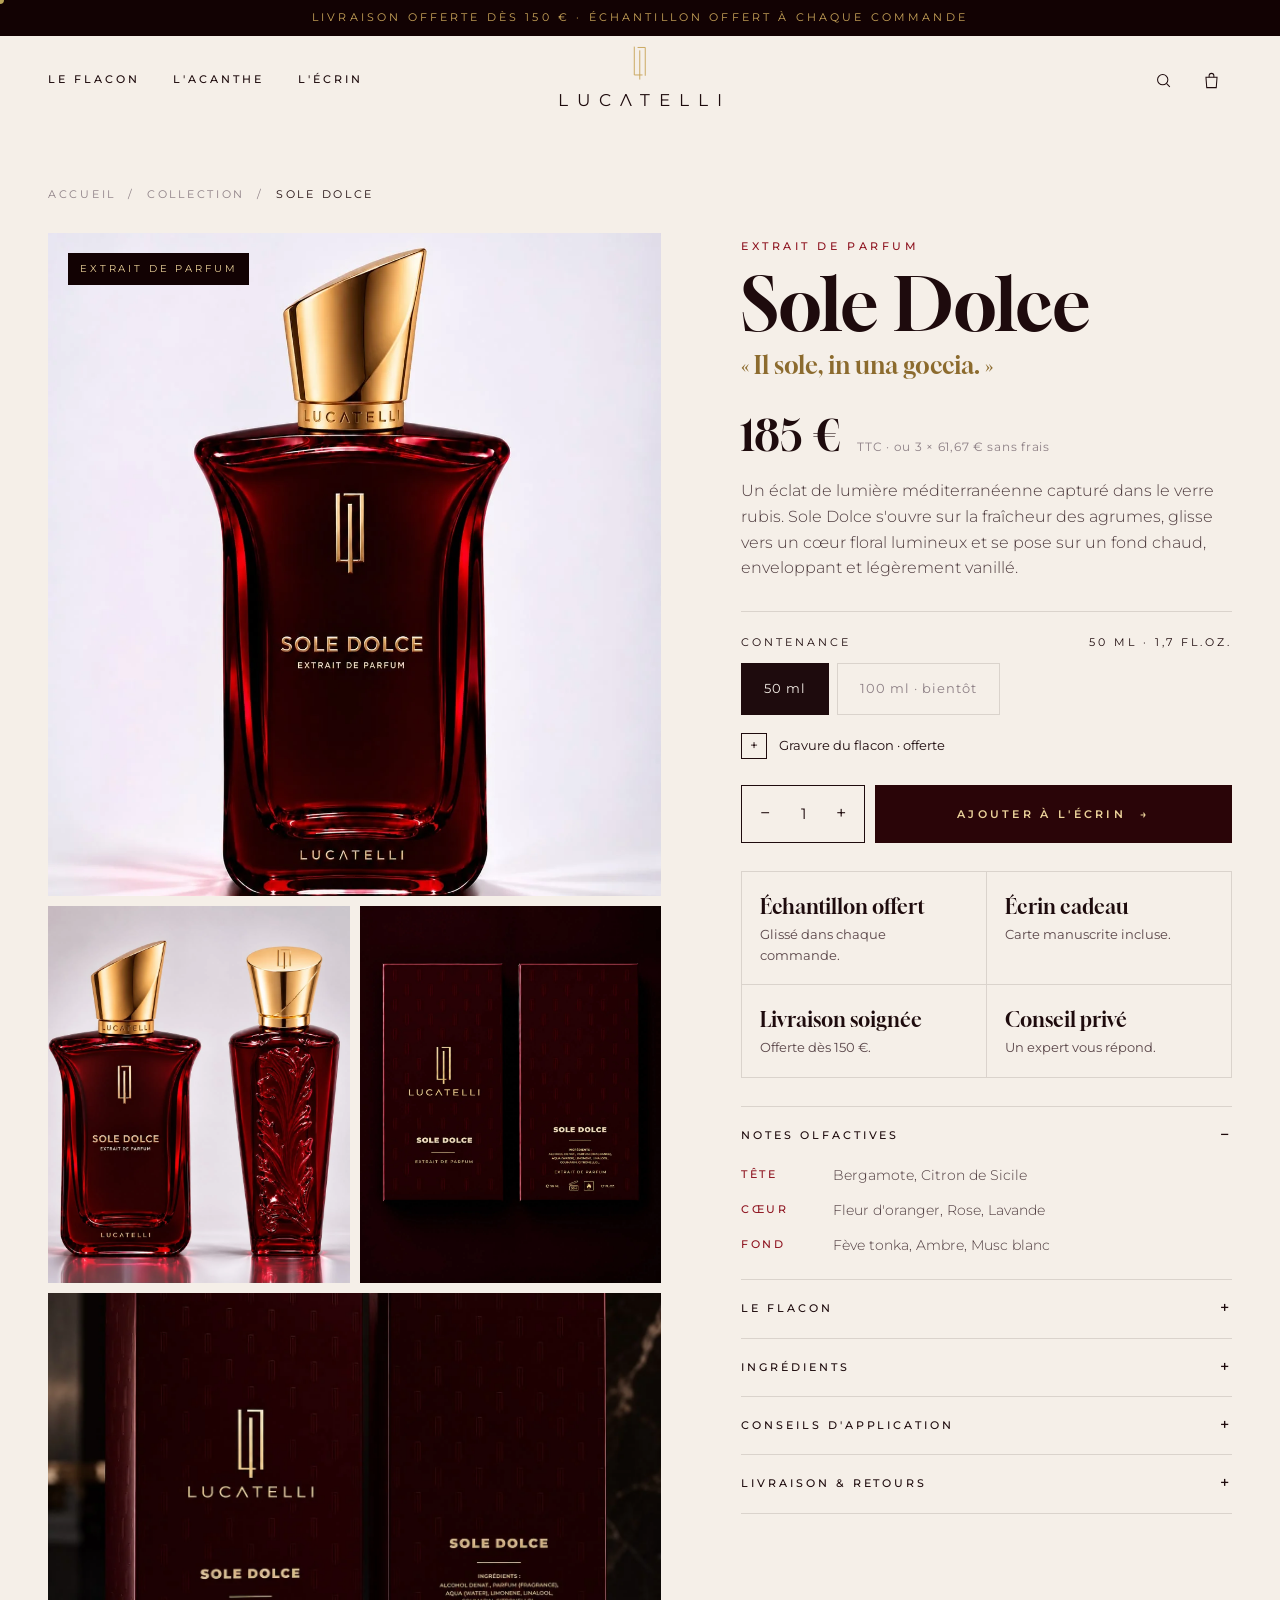
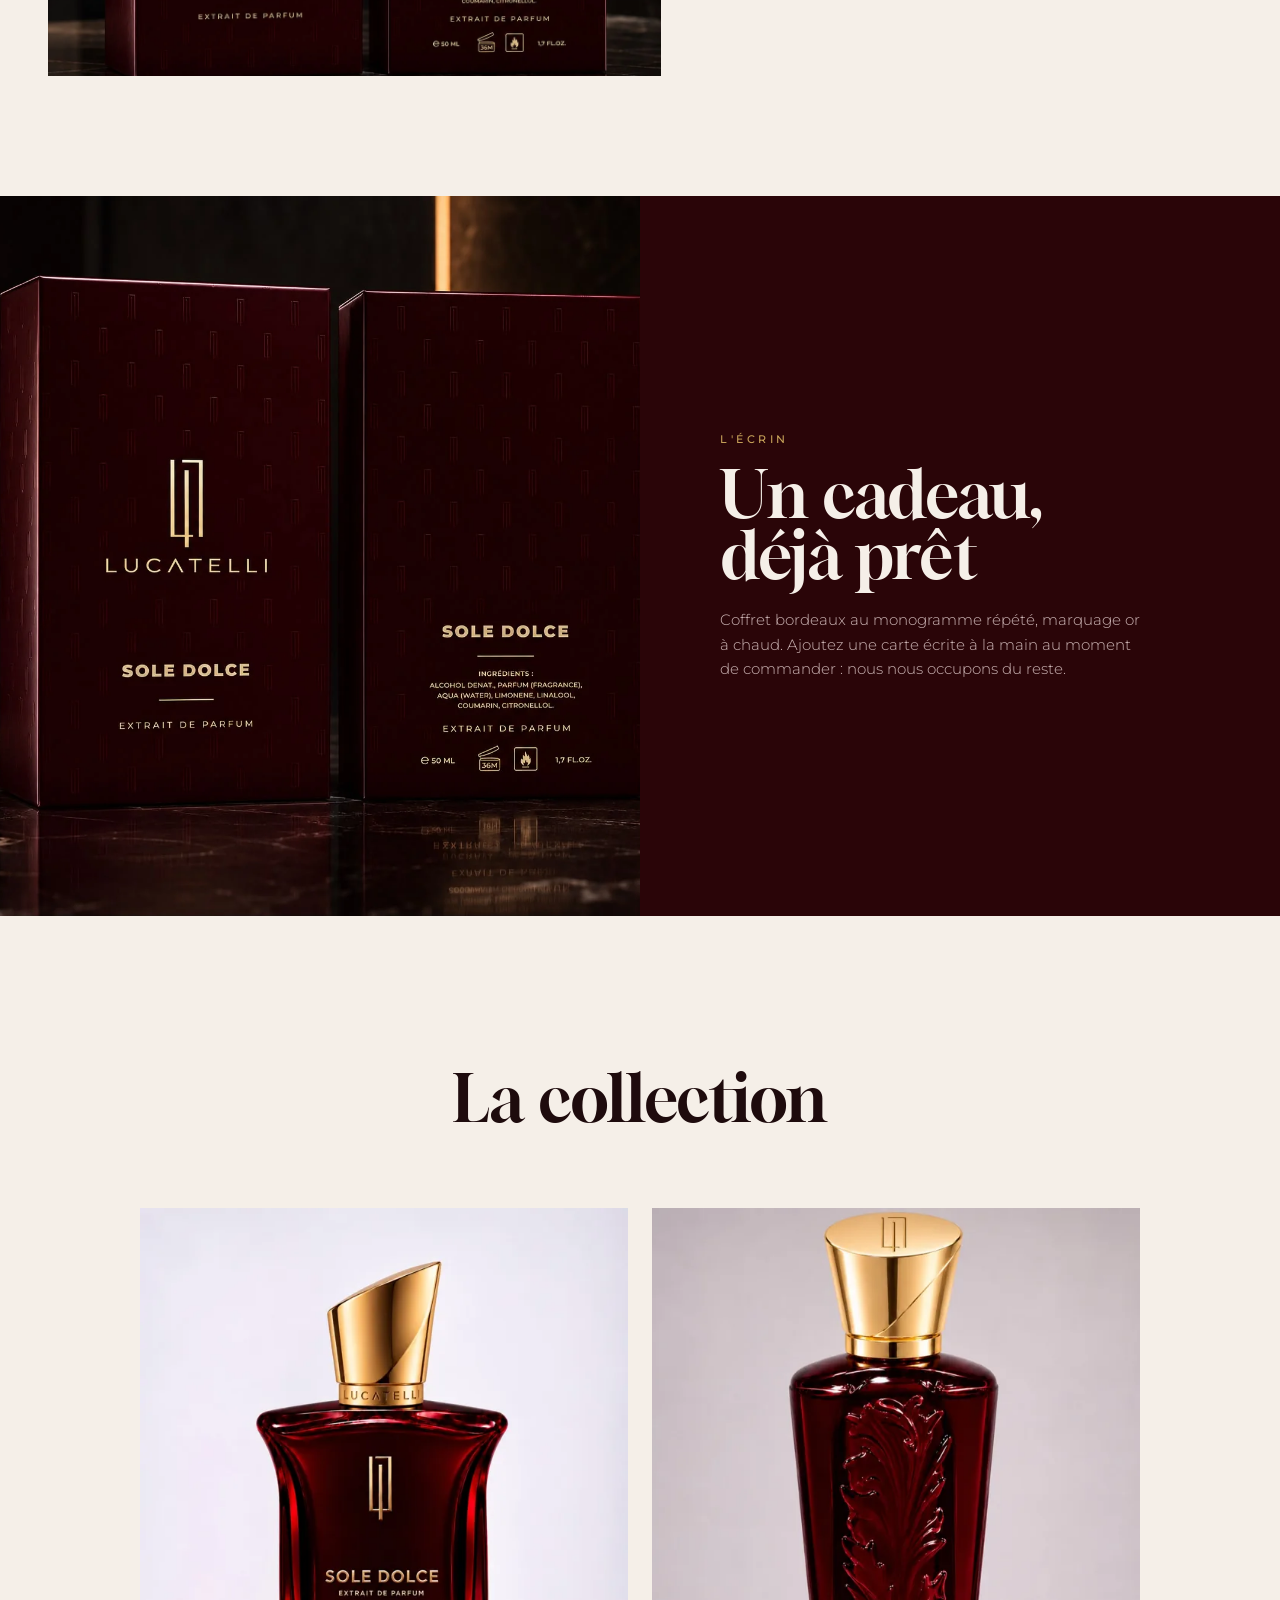
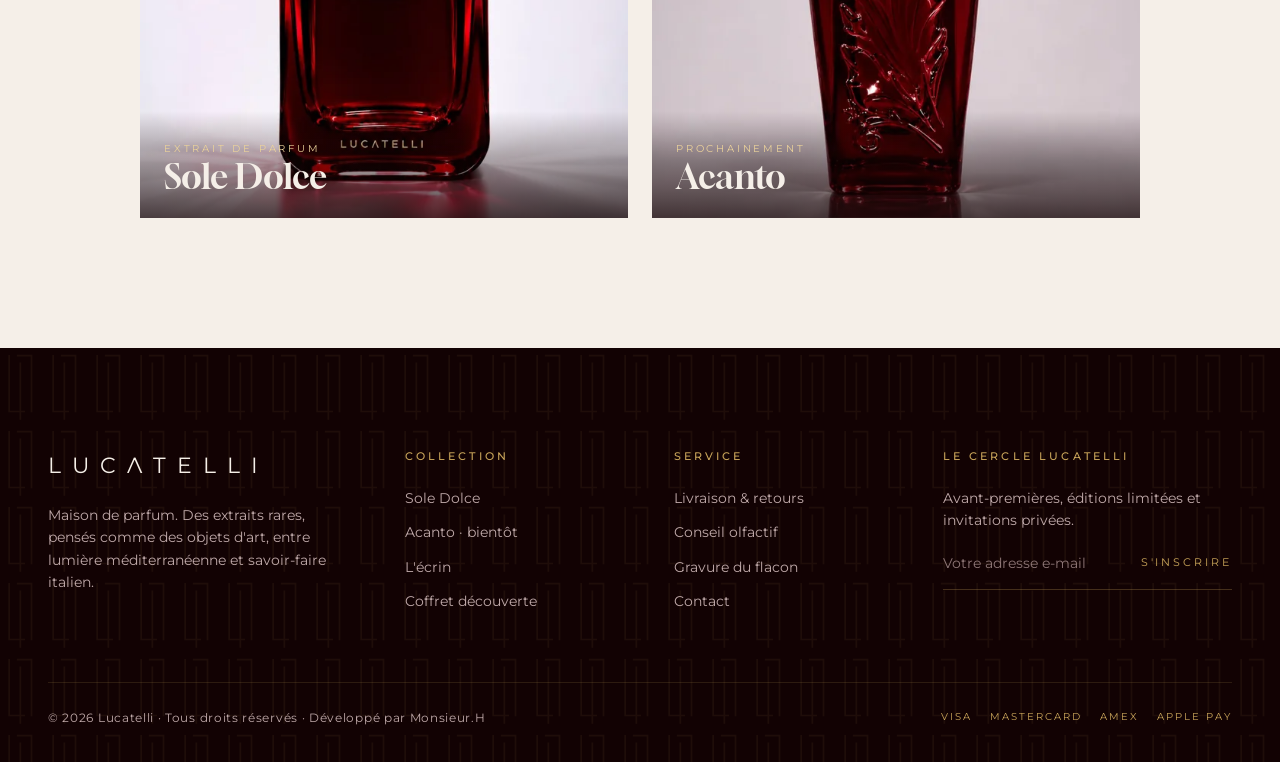
<file: product.html>
<!DOCTYPE html>
<html lang="fr">
<head>
<meta charset="utf-8">
<meta name="viewport" content="width=device-width, initial-scale=1, viewport-fit=cover">
<title>Sole Dolce — Extrait de parfum 50 ml | Lucatelli</title>
<meta name="description" content="Sole Dolce, extrait de parfum Lucatelli 50 ml. Agrumes de Sicile, cœur floral lumineux, fond ambré. Flacon rubis, bouchon d'or. Échantillon et emballage cadeau offerts.">
<meta name="robots" content="noindex">
<meta name="theme-color" content="#2A0508">
<link rel="preconnect" href="https://fonts.googleapis.com"><link rel="preconnect" href="https://fonts.gstatic.com" crossorigin>
<link href="https://fonts.googleapis.com/css2?family=Gloock&family=Montserrat:wght@300;400;500;600;700;800&display=swap" rel="stylesheet">
<link rel="stylesheet" href="common.css">
<style>
body{background:var(--avorio)}
header.site{top:36px}
.crumbs{padding:150px 0 0;font-size:10.5px;letter-spacing:.26em;text-transform:uppercase;color:var(--pietra);display:flex;gap:12px;flex-wrap:wrap}
.crumbs a:hover{color:var(--rubino)}
.pdp{display:grid;grid-template-columns:minmax(0,1.25fr) minmax(0,1fr);gap:80px;padding-top:30px;padding-bottom:120px;align-items:start}
.gal{display:grid;grid-template-columns:1fr 1fr;gap:10px}
.gal figure{position:relative;overflow:hidden;background:#ddd6de;aspect-ratio:4/5;cursor:zoom-in}
.gal figure:first-child{grid-column:1/-1;aspect-ratio:1/1.08}
.gal figure:nth-child(even):last-child{grid-column:1/-1;aspect-ratio:16/10}
.gal img{width:100%;height:100%;object-fit:cover;transition:transform 1.4s var(--ease)}
.gal figure:hover img{transform:scale(1.04)}
.gal .badge{position:absolute;top:20px;left:20px;font-size:9.5px;letter-spacing:.3em;text-transform:uppercase;background:var(--nero);color:var(--oro-l);padding:8px 12px;z-index:2}
.gcount{display:none}
.info{position:sticky;top:110px}
.info .caps{color:var(--rubino)}
.info h1{font-family:var(--serif);font-weight:400;font-size:clamp(56px,5.6vw,92px);line-height:.92;margin:14px 0 8px}
.info .tag{font-family:var(--serif);font-size:24px;color:var(--oro-d)}
.pr{display:flex;align-items:baseline;gap:16px;margin:28px 0 4px}
.pr b{font-family:var(--serif);font-weight:400;font-size:42px;line-height:1}
.pr span{font-size:12px;color:var(--pietra);letter-spacing:.06em}
.desc{color:#4d3a3d;font-weight:300;font-size:15.5px;margin:22px 0 0;max-width:520px}
.opt{margin-top:30px;border-top:1px solid var(--line-d);padding-top:22px}
.opt .lb{display:flex;justify-content:space-between;font-size:10.5px;letter-spacing:.28em;text-transform:uppercase;margin-bottom:12px}
.sz{display:flex;gap:8px}
.sz button{height:52px;padding:0 22px;border:1px solid var(--ink);font-size:12.5px;letter-spacing:.08em;background:var(--ink);color:var(--avorio)}
.sz button.dis{background:transparent;color:var(--pietra);border-color:var(--line-d);cursor:not-allowed}
.eng{margin-top:18px}
.eng summary{list-style:none;cursor:pointer;display:flex;align-items:center;gap:12px;font-size:13px}
.eng summary::before{content:"+";width:24px;height:24px;border:1px solid var(--ink);display:grid;place-items:center;font-size:14px}
.eng[open] summary::before{content:"−"}
.eng .f{margin-top:14px;display:grid;gap:8px}
.eng input{border:1px solid var(--line-d);background:#fff;height:50px;padding:0 16px;font:inherit;font-size:14px;letter-spacing:.2em;text-transform:uppercase;outline:none}
.eng input:focus{border-color:var(--rubino)}
.eng small{color:var(--pietra);font-size:11.5px}
.buy{display:grid;grid-template-columns:auto 1fr;gap:10px;margin-top:26px}
.buy .q{display:flex;align-items:center;border:1px solid var(--ink);height:58px}
.buy .q button{width:46px;height:100%;font-size:18px}
.buy .q span{width:30px;text-align:center}
.buy .btn{width:100%}
.notify{display:none;margin-top:26px}
.notify form{display:flex;gap:10px}
.notify input{flex:1;border:1px solid var(--ink);background:transparent;height:58px;padding:0 16px;font:inherit;min-width:0}
.soon .buy,.soon .opt,.soon .pr{display:none}
.soon .notify{display:block}
.assur{display:grid;grid-template-columns:1fr 1fr;margin-top:28px;border:1px solid var(--line-d)}
.assur div{padding:18px;font-size:12.5px;color:#5a4649}
.assur div:nth-child(odd){border-right:1px solid var(--line-d)}
.assur div:nth-child(-n+2){border-bottom:1px solid var(--line-d)}
.assur b{display:block;font-family:var(--serif);font-weight:400;font-size:20px;color:var(--ink);margin-bottom:2px}
.acc{margin-top:28px;border-top:1px solid var(--line-d)}
.acc details{border-bottom:1px solid var(--line-d)}
.acc summary{list-style:none;cursor:pointer;padding:20px 0;display:flex;justify-content:space-between;font-size:10.5px;letter-spacing:.28em;text-transform:uppercase;font-weight:500}
.acc summary::after{content:"+";font-size:16px;line-height:1}
.acc details[open] summary::after{content:"−"}
.acc .c{padding:0 0 22px;color:#4d3a3d;font-size:14px;font-weight:300}
.pyr{display:grid;gap:12px}
.pyr div{display:grid;grid-template-columns:80px 1fr;gap:12px}
.pyr b{font-weight:500;font-size:10.5px;letter-spacing:.24em;text-transform:uppercase;color:var(--rubino);padding-top:2px}
/* bandeau éditorial */
.edit{background:var(--bordeaux);color:var(--avorio);display:grid;grid-template-columns:1fr 1fr;min-height:80vh}
.edit .im{overflow:hidden}
.edit img{width:100%;height:100%;object-fit:cover}
.edit .tx{padding:100px 80px;display:flex;flex-direction:column;justify-content:center}
.edit .caps{color:var(--oro)}
.edit h2{font-family:var(--serif);font-weight:400;font-size:clamp(48px,5vw,80px);line-height:.95;margin:16px 0 22px}
.edit p{color:#cdb6b6;font-weight:300;max-width:420px}
.also{padding:130px 0;background:var(--avorio)}
.also h2{font-family:var(--serif);font-weight:400;font-size:clamp(44px,5vw,76px);text-align:center;margin-bottom:56px}
.ag{display:grid;grid-template-columns:1fr 1fr;gap:24px;max-width:1000px;margin:0 auto}
.ag a{position:relative;display:block;overflow:hidden;background:#ddd6de}
.ag img{width:100%;aspect-ratio:4/5;object-fit:cover;transition:transform 1.4s var(--ease)}
.ag a:hover img{transform:scale(1.05)}
.ag .l{position:absolute;left:0;right:0;bottom:0;padding:24px;color:var(--avorio);background:linear-gradient(transparent,rgba(18,2,3,.75))}
.ag .l b{display:block;font-family:var(--serif);font-weight:400;font-size:34px;line-height:1}
.ag .l small{font-size:10px;letter-spacing:.28em;text-transform:uppercase;color:var(--oro-l)}
.sticky-buy{position:fixed;left:0;right:0;bottom:0;z-index:55;background:rgba(245,239,232,.97);backdrop-filter:blur(10px);border-top:1px solid var(--line-d);padding:10px 16px calc(10px + env(safe-area-inset-bottom));display:none;align-items:center;gap:14px;transform:translateY(110%);visibility:hidden;transition:transform .5s var(--ease),visibility 0s .5s}
.sticky-buy.on{transform:none;visibility:visible;transition:transform .5s var(--ease)}
.sticky-buy .t{flex:1;min-width:0}
.sticky-buy .t b{display:block;font-family:var(--serif);font-weight:400;font-size:22px;line-height:1}
.sticky-buy .t span{font-size:12px;color:var(--pietra)}
.sticky-buy .btn{height:50px;padding:0 22px}
.zoom{position:fixed;inset:0;z-index:150;background:#e7e1e8;display:grid;place-items:center;opacity:0;visibility:hidden;transition:opacity .5s,visibility 0s .5s;cursor:zoom-out}
.zoom.on{opacity:1;visibility:visible;transition:opacity .5s}
.zoom img{max-width:100%;max-height:100vh;object-fit:contain}
@media(max-width:960px){
 .crumbs{padding-top:118px}
 .pdp{grid-template-columns:1fr;gap:34px;padding-top:18px;padding-bottom:80px}
 .buy .btn{padding:0 18px;letter-spacing:.2em}
 .assur b{font-size:17px}
 .galw{position:relative;margin:0 -20px}
 .gal{display:flex;overflow-x:auto;scroll-snap-type:x mandatory;gap:0;scrollbar-width:none}
 .gal::-webkit-scrollbar{display:none}
 .gal figure,.gal figure:first-child,.gal figure:nth-child(even):last-child{flex:0 0 100%;aspect-ratio:4/5;scroll-snap-align:start}
 .gcount{display:block;position:absolute;right:16px;bottom:16px;background:rgba(245,239,232,.92);font-size:10px;letter-spacing:.2em;padding:6px 10px}
 .info{position:static}
 .edit{grid-template-columns:1fr}.edit .im{height:60vh}.edit .tx{padding:70px 20px}
 .also{padding:90px 0}.ag{grid-template-columns:1fr 1fr;gap:10px}.ag .l b{font-size:24px}.ag .l{padding:14px}
 .sticky-buy{display:flex}
 .notify form{flex-direction:column}
 .notify .btn{width:100%}
 footer{padding-bottom:80px}
}
</style>
</head>
<body>
<div class="topline">Livraison offerte dès 150 €<span class="tl2">&nbsp;· Échantillon offert à chaque commande</span></div>
<header class="site light" id="hdr"></header>

<main id="main">
  <div class="wrap"><nav class="crumbs" aria-label="Fil d'Ariane"><a href="index.html">Accueil</a><span>/</span><a href="index.html#collection">Collection</a><span>/</span><span style="color:var(--ink)" id="crumbName"></span></nav></div>
  <section class="wrap pdp" id="pdp">
    <div class="galw"><div class="gal" id="gal"></div><span class="gcount" id="gcount"></span></div>
    <div class="info" id="info">
      <span class="caps" id="kind"></span>
      <h1 id="pname"></h1>
      <div class="tag" id="ptag"></div>
      <div class="pr"><b id="pprice"></b><span>TTC · ou 3 × <span id="p3"></span> sans frais</span></div>
      <p class="desc" id="pdesc"></p>
      <div class="opt">
        <div class="lb"><span>Contenance</span><span id="psize"></span></div>
        <div class="sz"><button aria-pressed="true">50 ml</button><button class="dis" title="Bientôt disponible">100 ml · bientôt</button></div>
        <details class="eng"><summary>Gravure du flacon · offerte</summary><div class="f"><input id="engr" maxlength="12" placeholder="Vos initiales"><small>Jusqu'à 12 caractères, gravés à la main sur le bouchon. Délai +48 h.</small></div></details>
      </div>
      <div class="buy"><div class="q"><button aria-label="Moins" id="qm">−</button><span id="qv">1</span><button aria-label="Plus" id="qp">+</button></div><button class="btn dark" id="addBtn">Ajouter à l'écrin <span class="arr">→</span></button></div>
      <div class="notify"><p class="desc" style="margin:0 0 16px">Ce flacon arrive bientôt. Laissez votre adresse pour être parmi les premiers à le découvrir.</p><form onsubmit="event.preventDefault();toast('Vous serez prévenu en avant-première');this.reset()"><input type="email" required placeholder="Votre e-mail" aria-label="E-mail"><button class="btn dark">Être prévenu</button></form></div>
      <div class="assur"><div><b>Échantillon offert</b>Glissé dans chaque commande.</div><div><b>Écrin cadeau</b>Carte manuscrite incluse.</div><div><b>Livraison soignée</b>Offerte dès 150 €.</div><div><b>Conseil privé</b>Un expert vous répond.</div></div>
      <div class="acc" id="acc"></div>
    </div>
  </section>

  <section class="edit">
    <div class="im"><img src="img/ecrin-marbre.webp" alt="Écrin Lucatelli Sole Dolce sur marbre" loading="lazy"></div>
    <div class="tx"><span class="caps rv">L'écrin</span><h2 class="rv rv-d1">Un cadeau,<br>déjà prêt</h2><p class="rv rv-d2">Coffret bordeaux au monogramme répété, marquage or à chaud. Ajoutez une carte écrite à la main au moment de commander : nous nous occupons du reste.</p></div>
  </section>

  <section class="also"><div class="wrap"><h2 class="rv">La collection</h2><div class="ag" id="also"></div></div></section>
</main>
<div class="sticky-buy" id="sb"></div>
<div class="zoom" id="zoom" onclick="this.classList.remove('on')"><img alt=""></div>
<footer id="ftr"></footer>

<script src="common.js"></script>
<script>
shell();
const slug=new URLSearchParams(location.search).get('p')||'sole-dolce';
const p=PRODUCTS[slug]||PRODUCTS['sole-dolce'];
const soon=p.status!=='ok';
if(soon)$('#info').classList.add('soon');
document.title=`${p.name} — ${p.kind}${p.price?' · '+eur(p.price):''} | Lucatelli`;
$('meta[name=description]').setAttribute('content',`${p.name}, ${p.kind.toLowerCase()} Lucatelli. ${p.tagline} ${soon?'Bientôt disponible.':'Échantillon et emballage cadeau offerts.'}`);
$('#crumbName').textContent=p.name;$('#kind').textContent=p.kind+(soon?' · Prochainement':'');$('#pname').textContent=p.name;$('#ptag').textContent='« '+p.tagline+' »';
if(p.price){$('#pprice').textContent=eur(p.price);$('#p3').textContent=(p.price/3).toFixed(2).replace('.',',')+' €'}
$('#pdesc').textContent=p.desc;$('#psize').textContent=p.size;
$('#gal').innerHTML=p.gallery.map((g,i)=>`<figure>${i?'':`<span class="badge">${soon?'Prochainement':'Extrait de parfum'}</span>`}<img src="${g}" alt="${p.name} — vue ${i+1}" ${i?'loading="lazy"':'fetchpriority="high"'}></figure>`).join('');
const gal=$('#gal');const gc=()=>$('#gcount').textContent=(Math.round(gal.scrollLeft/gal.clientWidth)+1)+' / '+p.gallery.length;gal.addEventListener('scroll',gc,{passive:true});gc();
$$('#gal img').forEach(im=>im.onclick=()=>{$('#zoom img').src=im.src;$('#zoom').classList.add('on')});
// accordéons
const A=[];
if(p.notes)A.push(['Notes olfactives',`<div class="pyr">${Object.entries(p.notes).map(([k,v])=>`<div><b>${k}</b><span>${v.join(', ')}</span></div>`).join('')}</div>`,true]);
A.push(['Le flacon','Verre rubis teinté dans la masse, monogramme doré, bouchon en métal doré poli miroir taillé en biseau. Livré dans son écrin bordeaux marqué à l\'or.',!p.notes]);
if(p.inci)A.push(['Ingrédients',p.inci+'<br><br>Contenance 50 ml · 1,7 fl.oz. · À utiliser dans les 36 mois après ouverture. Produit inflammable : tenir éloigné de la chaleur.']);
A.push(['Conseils d\'application','Vaporisez à 15 cm sur les points chauds : poignets, cou, derrière l\'oreille. Ne frottez pas : laissez l\'extrait se révéler au contact de la peau.']);
A.push(['Livraison & retours','Expédition soignée sous 48 h, suivie et assurée. Livraison offerte dès 150 €. Retours acceptés sous 14 jours pour tout flacon non ouvert.']);
$('#acc').innerHTML=A.map(([t,c,o])=>`<details ${o?'open':''}><summary>${t}</summary><div class="c">${c}</div></details>`).join('');
// quantité + ajout
let q=1;$('#qm').onclick=()=>{q=Math.max(1,q-1);$('#qv').textContent=q};$('#qp').onclick=()=>{q=Math.min(9,q+1);$('#qv').textContent=q};
const add=()=>{if(soon)return;addToCart(p.slug,q,{engrave:$('#engr').value.trim().toUpperCase()})};
$('#addBtn').onclick=add;
// barre mobile
const sb=$('#sb');sb.innerHTML=soon?`<div class="t"><b>${p.name}</b><span>Prochainement</span></div><a class="btn dark" href="#info">Être prévenu</a>`:`<div class="t"><b>${p.name}</b><span>${p.size} · ${eur(p.price)}</span></div><button class="btn dark">Ajouter</button>`;
const sbb=sb.querySelector('button');if(sbb)sbb.onclick=add;
new IntersectionObserver(([e])=>sb.classList.toggle('on',!e.isIntersecting&&e.boundingClientRect.top<0)).observe(soon?$('.notify'):$('#addBtn'));
// collection
$('#also').innerHTML=Object.values(PRODUCTS).map(x=>`<a href="product.html?p=${x.slug}" class="rv"><img src="${x.img.replace('.webp','-800.webp')}" alt="${x.name}" loading="lazy"><div class="l"><small>${x.status==='ok'?x.kind:'Prochainement'}</small><b>${x.name}</b></div></a>`).join('');
$$('#also .rv').forEach(el=>new IntersectionObserver(([e],o)=>{if(e.isIntersecting){el.classList.add('in');o.disconnect()}}).observe(el));
// données structurées
const ld={"@context":"https://schema.org","@type":"Product",name:p.name,description:p.desc,image:p.gallery.map(g=>new URL(g,location.href).href),brand:{"@type":"Brand",name:"Lucatelli"},category:"Parfum > Extrait de parfum"};
if(p.price)ld.offers={"@type":"Offer",priceCurrency:"EUR",price:p.price,availability:"https://schema.org/InStock",itemCondition:"https://schema.org/NewCondition",url:location.href};
const s=document.createElement('script');s.type='application/ld+json';s.textContent=JSON.stringify(ld);document.head.appendChild(s);
</script>
</body>
</html>
</file>
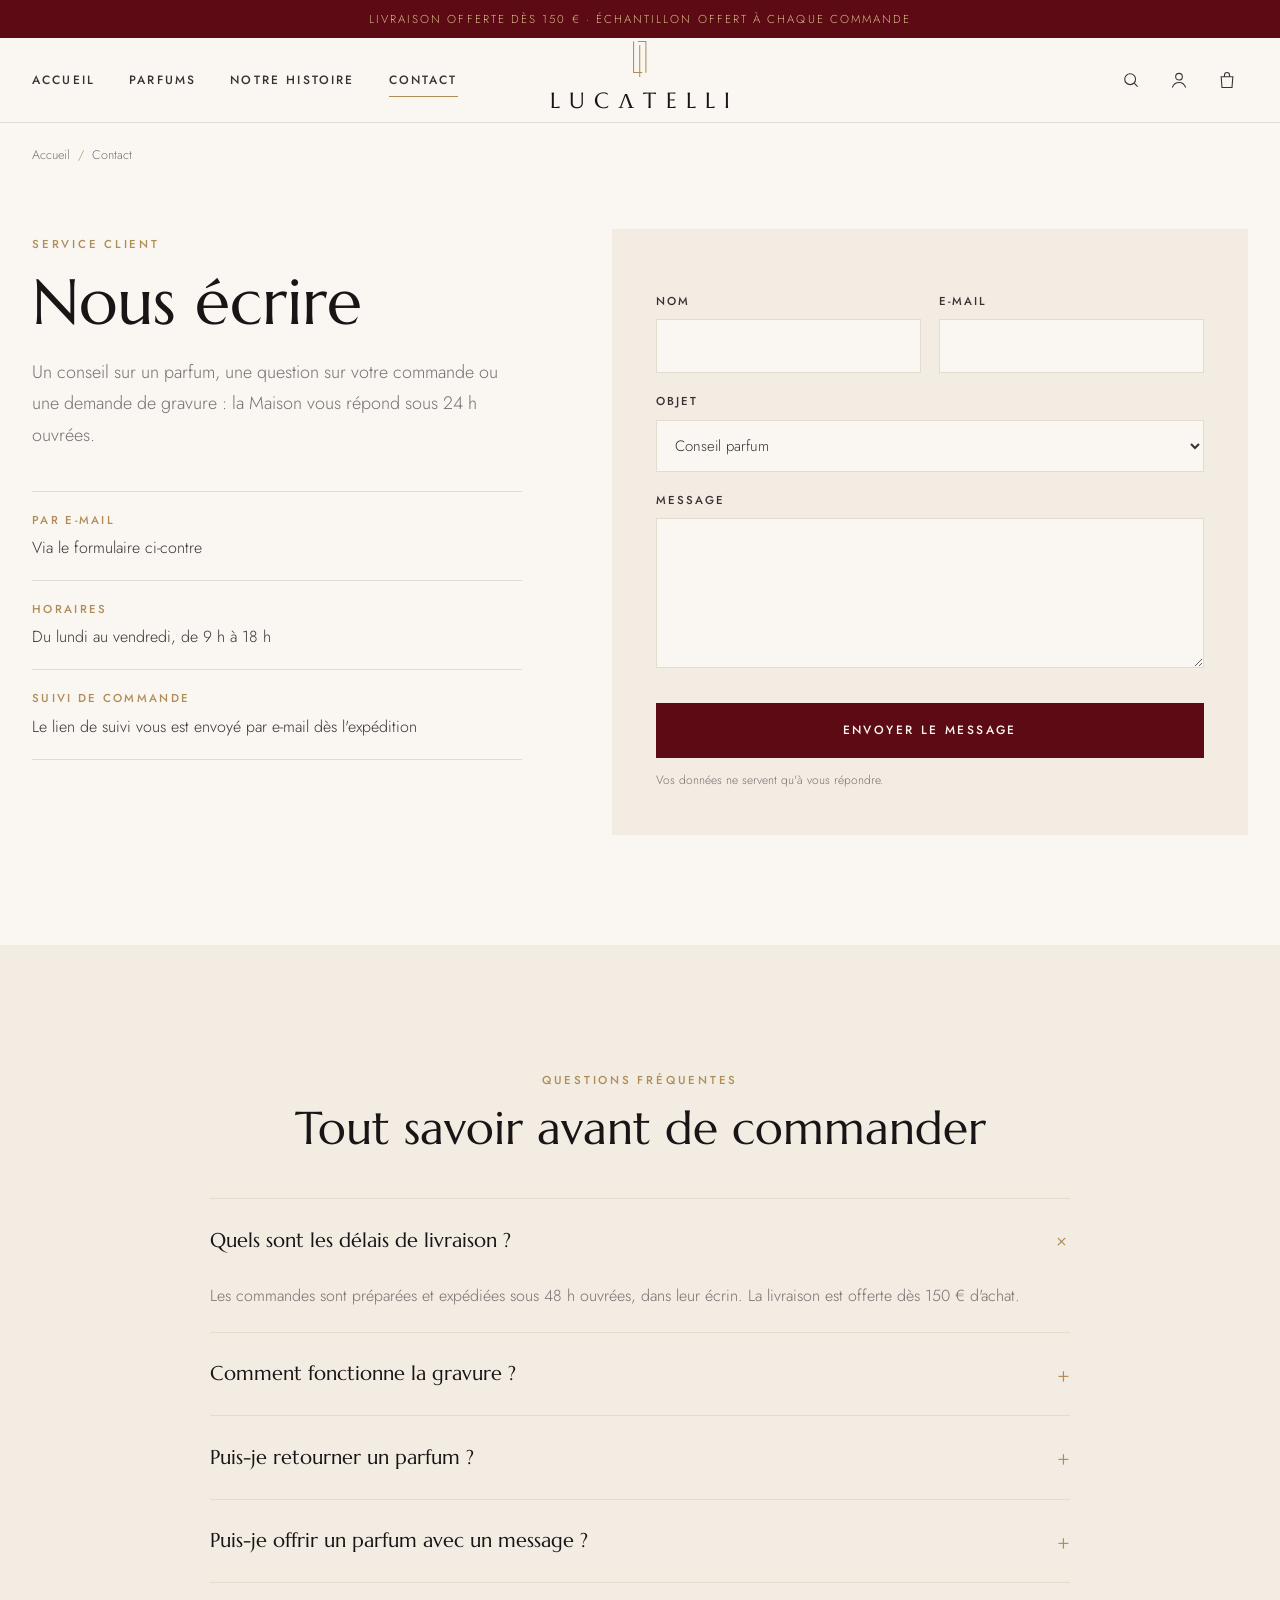
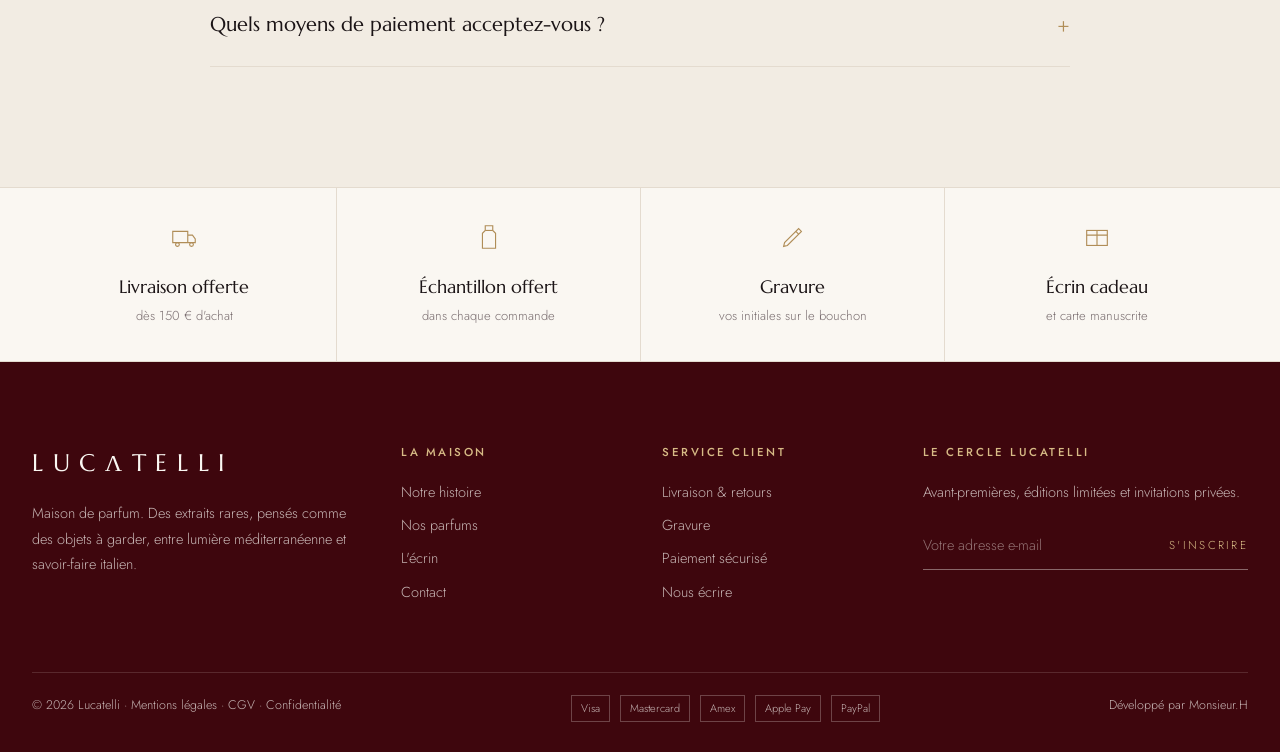
<file: maison/contact.html>
<!DOCTYPE html>
<html lang="fr">
<head>
<meta charset="utf-8">
<meta name="viewport" content="width=device-width, initial-scale=1, viewport-fit=cover">
<title>Contact &amp; questions fréquentes — Lucatelli</title>
<meta name="description" content="Contactez la Maison Lucatelli : conseil parfum, suivi de commande, gravure, livraison et retours. Réponse sous 24 h.">
<meta name="robots" content="noindex">
<meta name="theme-color" content="#FAF7F2">
<link rel="preconnect" href="https://fonts.googleapis.com"><link rel="preconnect" href="https://fonts.gstatic.com" crossorigin>
<link href="https://fonts.googleapis.com/css2?family=Marcellus&family=Jost:wght@300;400;500&display=swap" rel="stylesheet">
<link rel="stylesheet" href="maison.css">
<style>
.cg{display:grid;grid-template-columns:1fr 1.3fr;gap:90px;padding:40px 0 110px}
.cg h1{font-size:clamp(44px,5vw,72px);margin:10px 0 18px}
.ci2{margin-top:40px;border-top:1px solid var(--line)}
.ci2 div{padding:18px 0;border-bottom:1px solid var(--line)}
.ci2 b{display:block;font-size:11.5px;font-weight:500;letter-spacing:.2em;text-transform:uppercase;color:var(--or);margin-bottom:4px}
form.f{background:var(--ivo2);padding:44px}
.f .r{display:grid;grid-template-columns:1fr 1fr;gap:18px}
.f label{display:block;font-size:11.5px;font-weight:500;letter-spacing:.18em;text-transform:uppercase;margin:18px 0 8px}
.f input,.f select,.f textarea{width:100%;border:1px solid var(--line);background:var(--ivo);font:inherit;font-size:15px;padding:13px 14px;outline:none;color:var(--txt)}
.f input:focus,.f select:focus,.f textarea:focus{border-color:var(--or)}
.f textarea{min-height:150px;resize:vertical}
.f .btn{margin-top:26px;width:100%}
.f small{display:block;margin-top:12px;font-size:12px;color:var(--txt2)}
@media(max-width:900px){.cg{grid-template-columns:1fr;gap:40px}form.f{padding:26px 20px}.f .r{grid-template-columns:1fr;gap:0}}
.faq{background:var(--ivo2)}
.faq .acc{max-width:860px;margin:44px auto 0;border-top:1px solid var(--line)}
.acc details{border-bottom:1px solid var(--line)}
.acc summary{list-style:none;cursor:pointer;display:flex;justify-content:space-between;align-items:center;gap:20px;padding:22px 0;font-family:var(--ti);font-size:20px;color:var(--noir)}
.acc summary::-webkit-details-marker{display:none}
.acc summary::after{content:"+";font-family:var(--tx);font-size:22px;font-weight:300;color:var(--or);transition:transform .3s}
.acc details[open] summary::after{transform:rotate(45deg)}
.acc .c{padding:0 0 22px;color:var(--txt2)}
</style>
</head>
<body>
<main>
  <div class="wrap crumb"><a href="index.html">Accueil</a><i>/</i><span>Contact</span></div>
  <section class="wrap cg">
    <div class="rv">
      <span class="eb">Service client</span>
      <h1>Nous écrire</h1>
      <p class="lead">Un conseil sur un parfum, une question sur votre commande ou une demande de gravure : la Maison vous répond sous 24 h ouvrées.</p>
      <div class="ci2">
        <div><b>Par e-mail</b>Via le formulaire ci-contre</div>
        <div><b>Horaires</b>Du lundi au vendredi, de 9 h à 18 h</div>
        <div><b>Suivi de commande</b>Le lien de suivi vous est envoyé par e-mail dès l'expédition</div>
      </div>
    </div>
    <form class="f rv" onsubmit="event.preventDefault();toast('Merci, votre message a bien été envoyé');this.reset()">
      <div class="r"><div><label for="n">Nom</label><input id="n" required autocomplete="name"></div><div><label for="m">E-mail</label><input id="m" type="email" required autocomplete="email"></div></div>
      <label for="s">Objet</label><select id="s"><option>Conseil parfum</option><option>Ma commande</option><option>Gravure</option><option>Presse &amp; partenariats</option><option>Autre</option></select>
      <label for="t">Message</label><textarea id="t" required></textarea>
      <button class="btn">Envoyer le message</button>
      <small>Vos données ne servent qu'à vous répondre.</small>
    </form>
  </section>

  <section class="sec faq" id="faq">
    <div class="wrap">
      <div class="center rv"><span class="eb">Questions fréquentes</span><h2 style="font-size:clamp(34px,3.6vw,52px);margin-top:10px">Tout savoir avant de commander</h2></div>
      <div class="acc rv">
        <details open><summary>Quels sont les délais de livraison ?</summary><div class="c">Les commandes sont préparées et expédiées sous 48 h ouvrées, dans leur écrin. La livraison est offerte dès 150 € d'achat.</div></details>
        <details><summary>Comment fonctionne la gravure ?</summary><div class="c">Sur la fiche produit, cochez « Graver mes initiales » et saisissez jusqu'à 10 caractères. Ils sont gravés sur la bague dorée du bouchon. La gravure est offerte.</div></details>
        <details><summary>Puis-je retourner un parfum ?</summary><div class="c">Oui, sous 14 jours après réception, pour tout flacon non ouvert et non gravé, dans son écrin d'origine.</div></details>
        <details><summary>Puis-je offrir un parfum avec un message ?</summary><div class="c">Oui. Au moment de commander, ajoutez votre message : il sera écrit à la main sur une carte glissée dans l'écrin.</div></details>
        <details><summary>Quels moyens de paiement acceptez-vous ?</summary><div class="c">Carte bancaire, Apple Pay et PayPal, avec paiement en trois fois sans frais. Les paiements sont entièrement sécurisés.</div></details>
      </div>
    </div>
  </section>
</main>
<script src="../kit.js"></script>
<script src="maison.js"></script>
<script>shell('contact.html')</script>
</body>
</html>
</file>
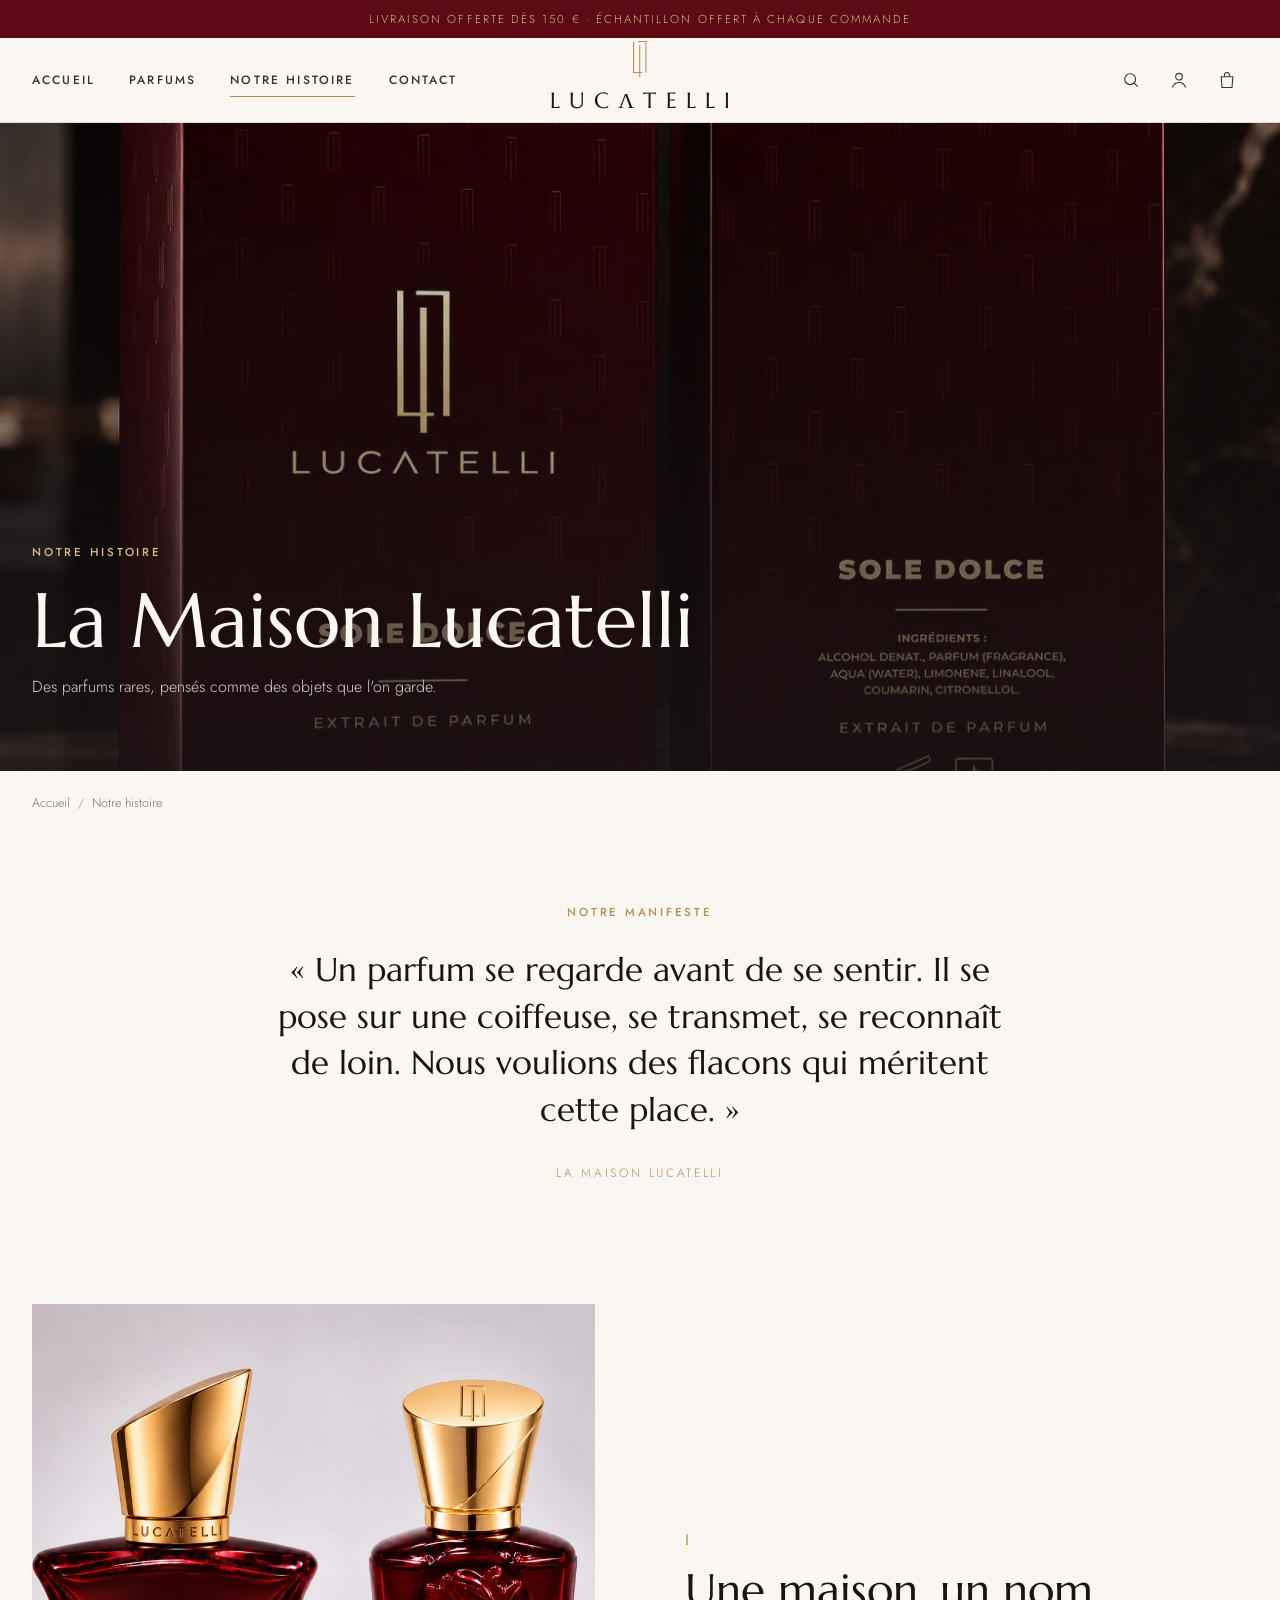
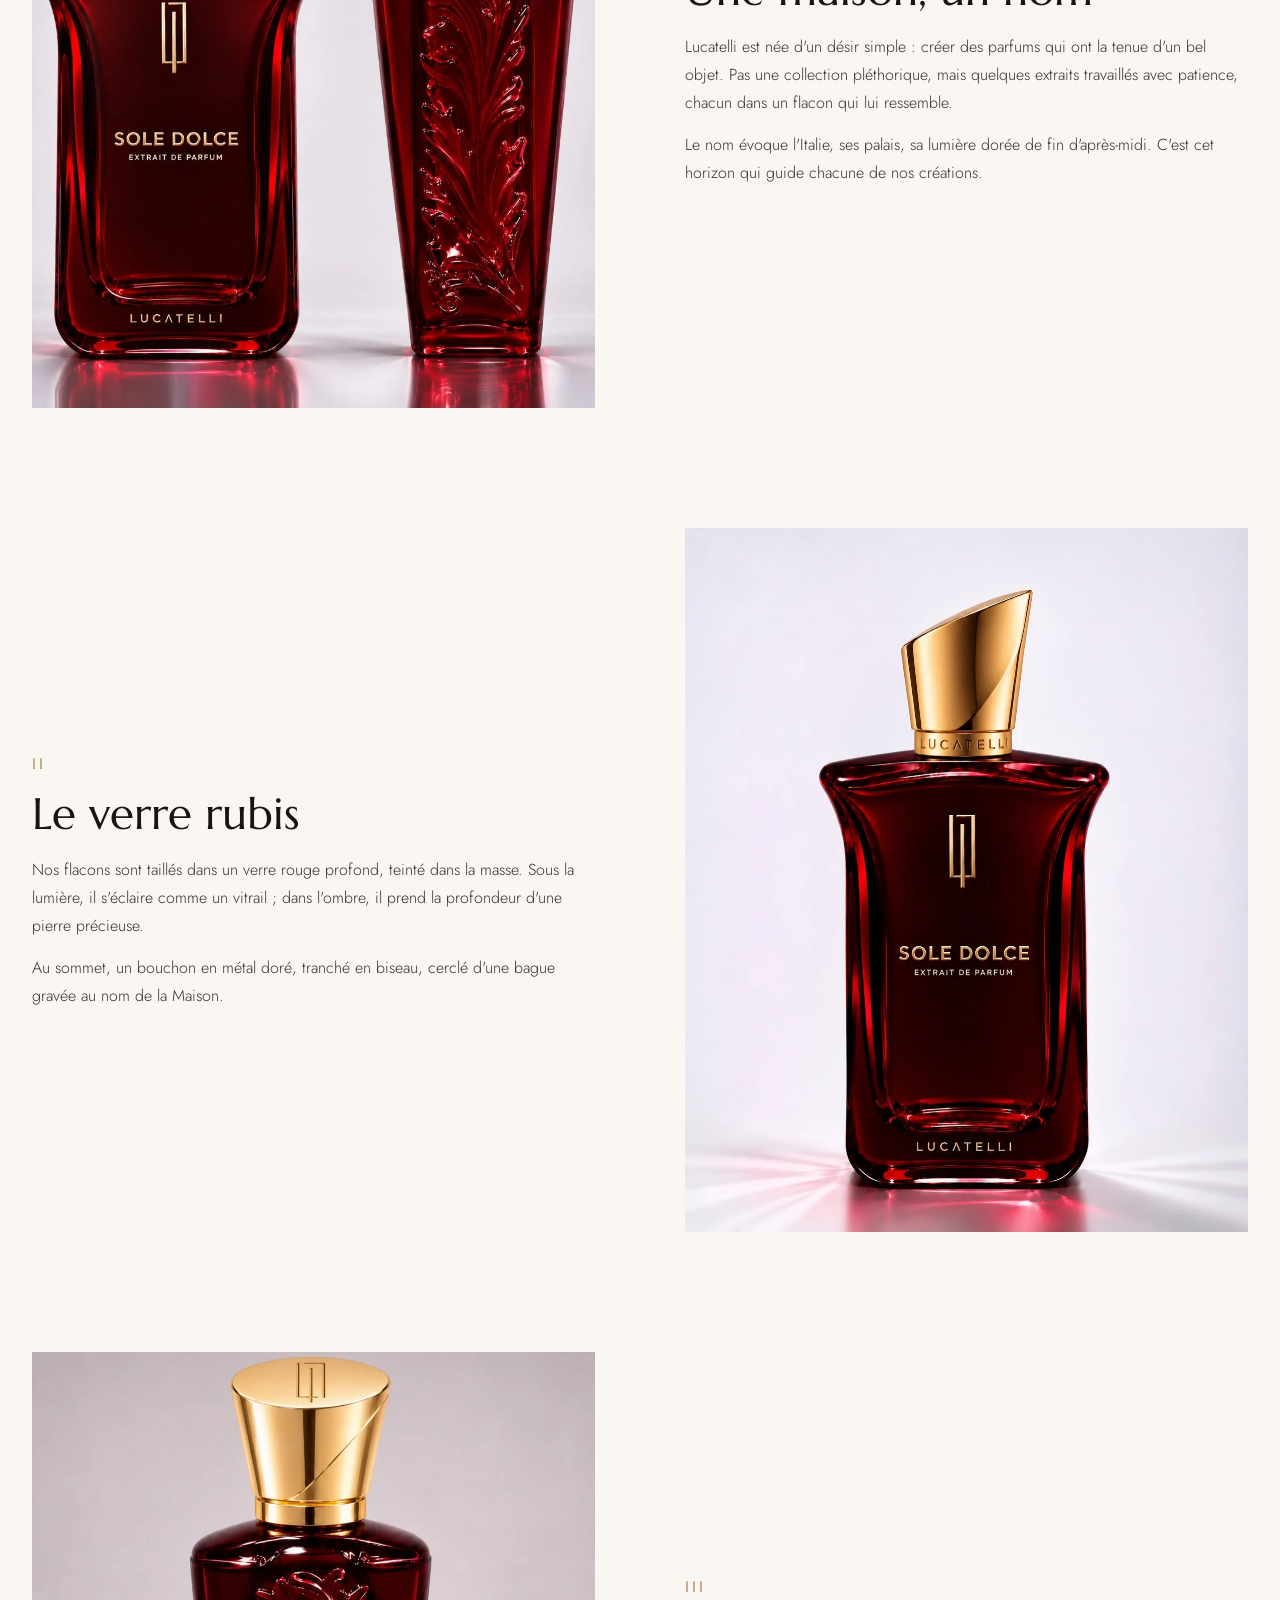
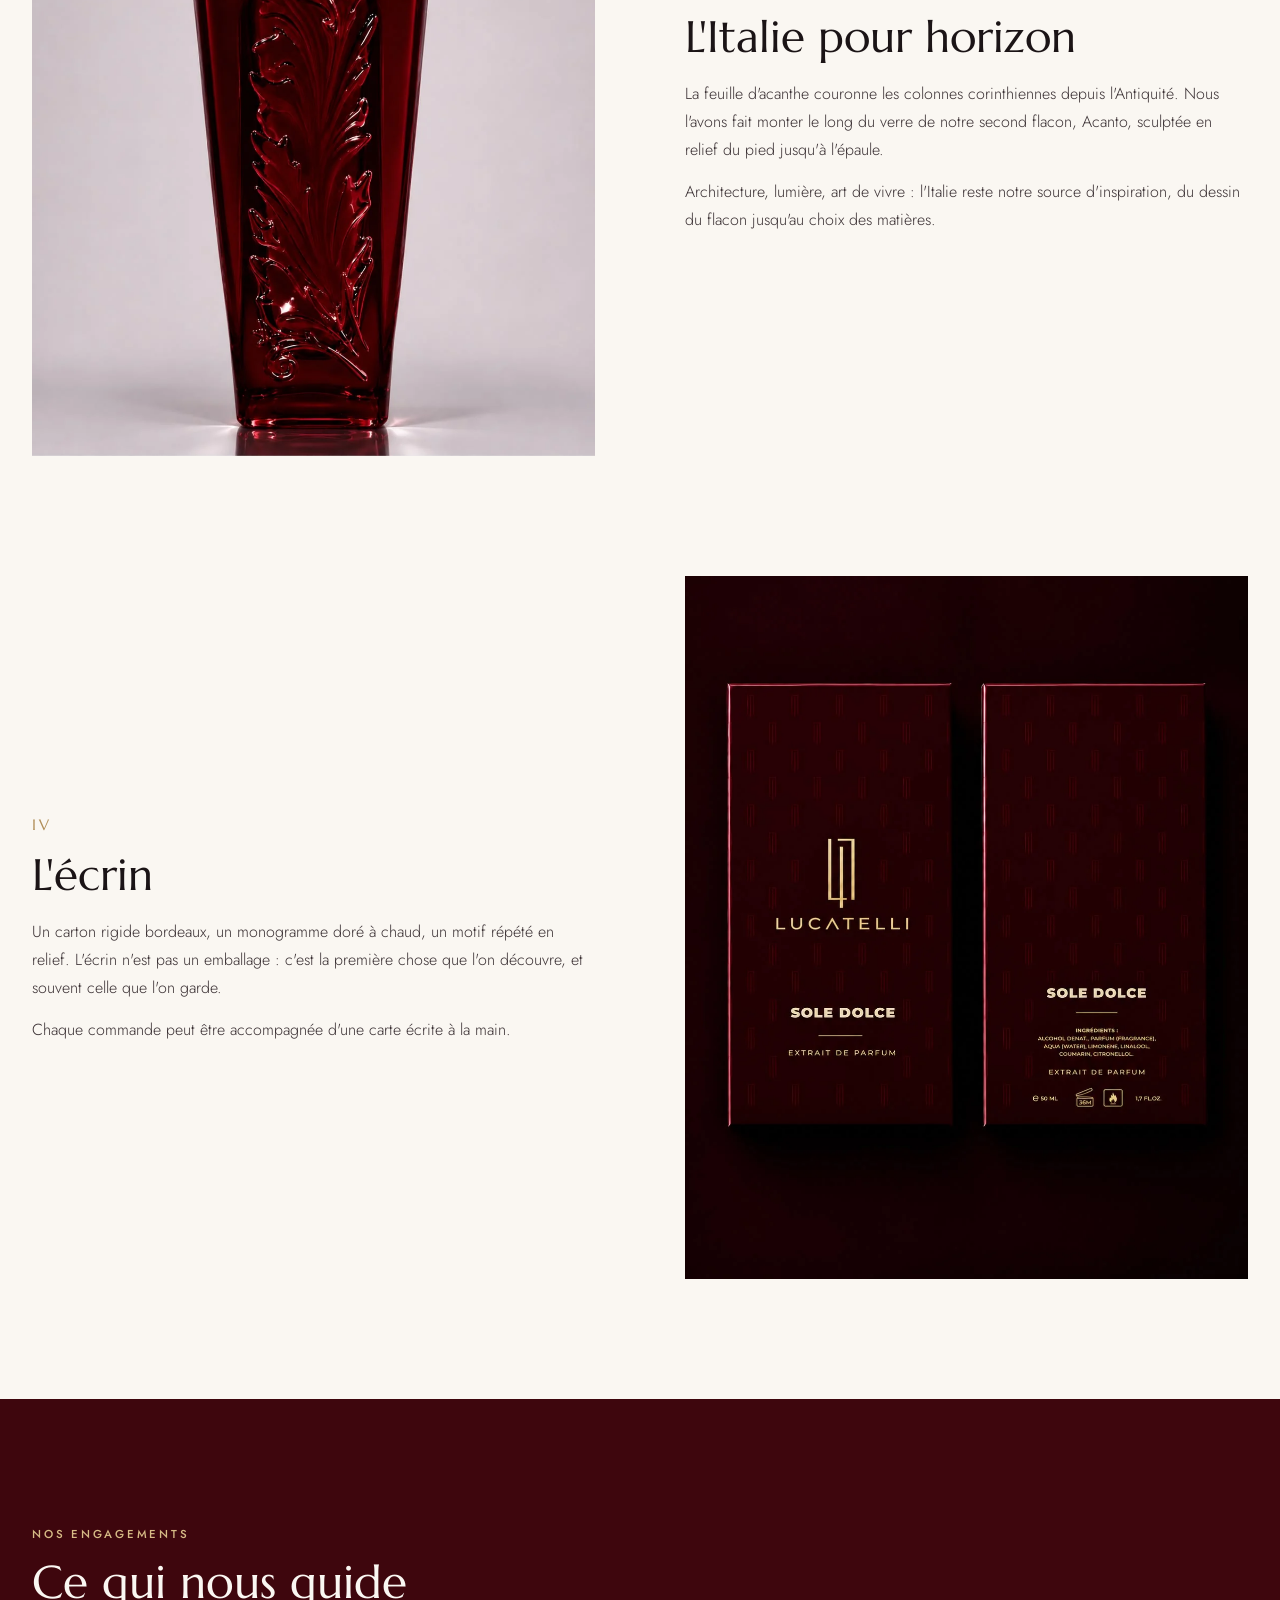
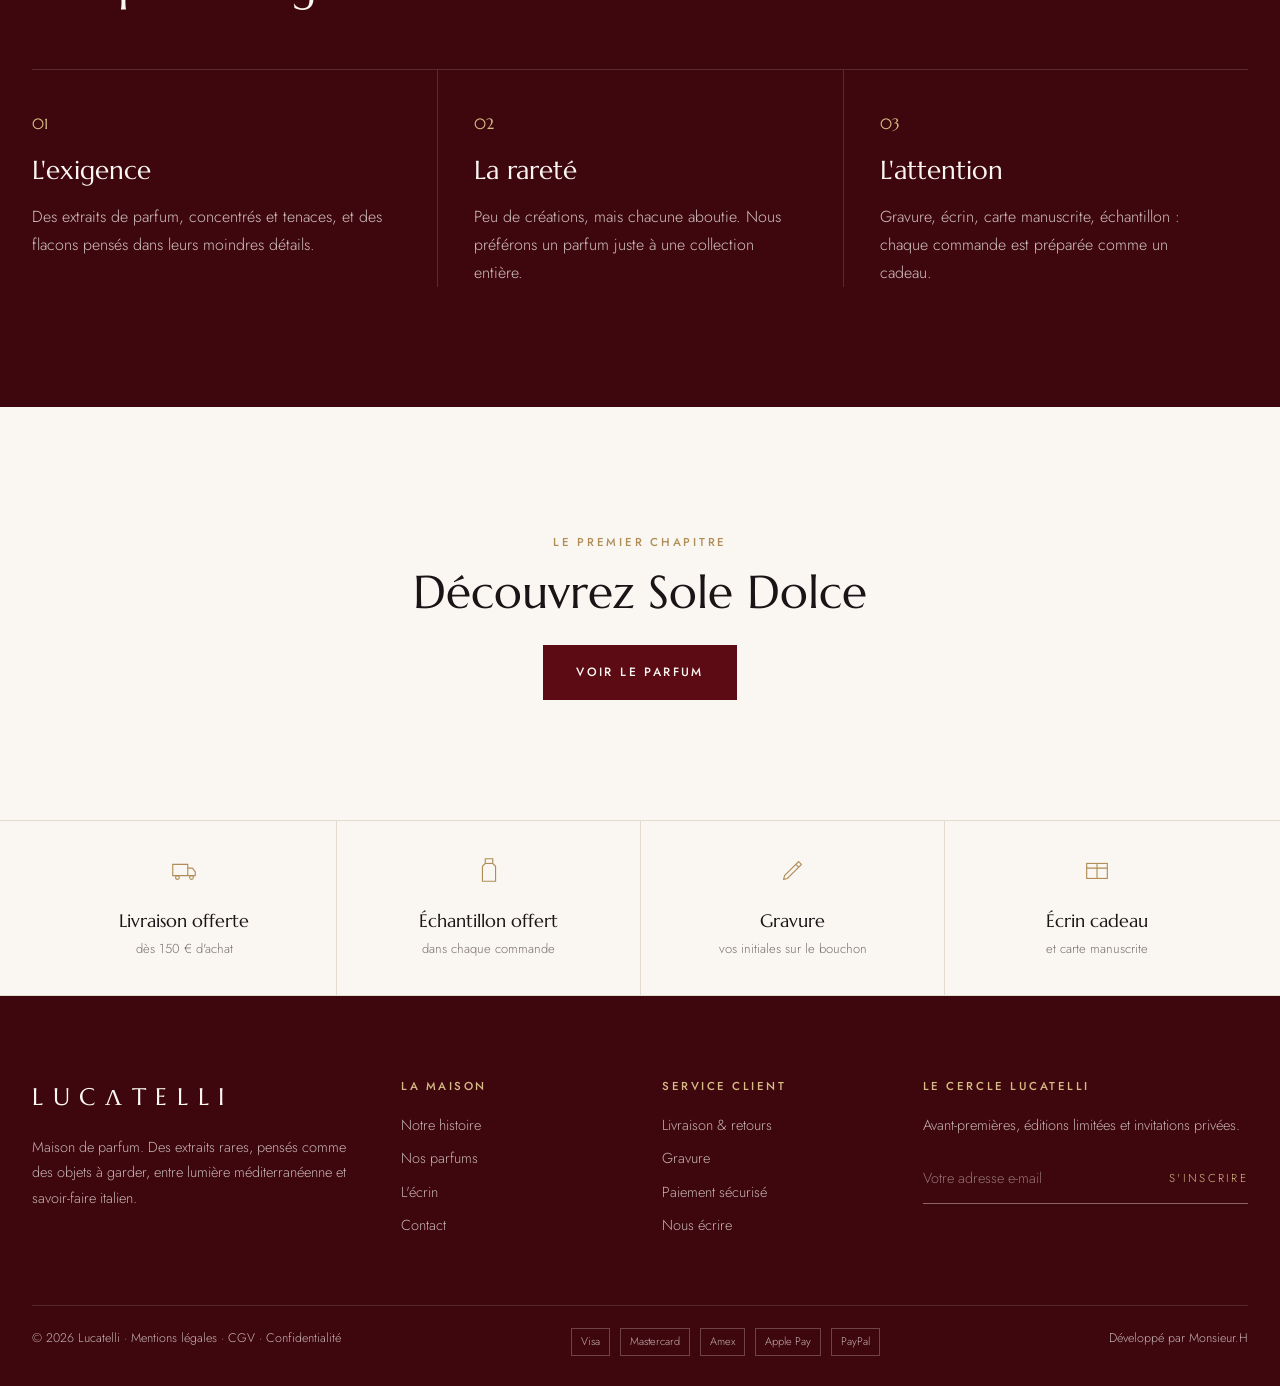
<file: maison/histoire.html>
<!DOCTYPE html>
<html lang="fr">
<head>
<meta charset="utf-8">
<meta name="viewport" content="width=device-width, initial-scale=1, viewport-fit=cover">
<title>Notre histoire — Lucatelli, maison de parfum</title>
<meta name="description" content="L'histoire de la Maison Lucatelli : des parfums pensés comme des objets à garder, un verre rubis, un bouchon d'or et un écrin dessinés avec exigence.">
<meta name="robots" content="noindex">
<meta name="theme-color" content="#FAF7F2">
<link rel="preconnect" href="https://fonts.googleapis.com"><link rel="preconnect" href="https://fonts.gstatic.com" crossorigin>
<link href="https://fonts.googleapis.com/css2?family=Marcellus&family=Jost:wght@300;400;500&display=swap" rel="stylesheet">
<link rel="stylesheet" href="maison.css">
<style>
.ph{position:relative;height:72vh;min-height:460px;overflow:hidden;display:flex;align-items:flex-end}
.ph img{position:absolute;inset:0;width:100%;height:100%;object-fit:cover}
.ph::after{content:"";position:absolute;inset:0;background:linear-gradient(rgba(27,20,22,.05),rgba(27,20,22,.75))}
.ph .t{position:relative;z-index:1;padding-bottom:70px;color:rgba(250,247,242,.85)}
.ph h1{color:var(--ivo);font-size:clamp(46px,6vw,92px);margin:12px 0 10px}
.ph .eb{color:var(--or2)}
.man{text-align:center}
.man p.big{font-family:var(--ti);font-size:clamp(24px,2.6vw,36px);line-height:1.4;color:var(--noir)}
.man .sig{margin-top:30px;font-size:12px;letter-spacing:.22em;text-transform:uppercase;color:var(--or)}
.chap{display:grid;grid-template-columns:1fr 1fr;gap:90px;align-items:center}
.chap+.chap{margin-top:120px}
.chap.rev .im{order:2}
.chap .im{aspect-ratio:4/5;overflow:hidden;background:#e9e4ec}
.chap .im img{width:100%;height:100%;object-fit:cover}
.chap .n{font-family:var(--ti);font-size:15px;color:var(--or);letter-spacing:.2em}
.chap h2{font-size:clamp(32px,3.4vw,50px);margin:12px 0 18px}
.chap p+p{margin-top:14px}
@media(max-width:700px){.ph img{object-position:18% 50%}.ph::after{background:linear-gradient(rgba(27,20,22,.2),rgba(27,20,22,.85))}}
@media(max-width:900px){.chap{grid-template-columns:1fr;gap:30px}.chap.rev .im{order:0}.chap+.chap{margin-top:80px}.chap .im{aspect-ratio:4/3}}
.vals{background:var(--bord2);color:rgba(250,247,242,.78)}
.vals h2{color:var(--ivo)}
.vals .eb{color:var(--or2)}
.vg{display:grid;grid-template-columns:repeat(3,1fr);margin-top:60px;border-top:1px solid rgba(250,247,242,.15)}
.vg div{padding:40px 36px 0 0}
.vg div+div{padding-left:36px;border-left:1px solid rgba(250,247,242,.15)}
.vg b{display:block;font-family:var(--ti);font-weight:400;font-size:26px;color:var(--ivo);margin:10px 0 10px}
.vg span{font-family:var(--ti);color:var(--or2);font-size:15px}
@media(max-width:900px){.vg{grid-template-columns:1fr}.vg div,.vg div+div{padding:30px 0;border-left:0;border-bottom:1px solid rgba(250,247,242,.15)}}
.end{text-align:center}
.end h2{font-size:clamp(34px,3.6vw,52px);margin:12px 0 26px}
</style>
</head>
<body>
<main>
  <section class="ph">
    <img src="../img/ecrin-marbre.webp" alt="L'écrin Lucatelli sur un marbre noir" fetchpriority="high">
    <div class="wrap t"><span class="eb">Notre histoire</span><h1>La Maison Lucatelli</h1><p style="max-width:520px">Des parfums rares, pensés comme des objets que l'on garde.</p></div>
  </section>
  <div class="wrap crumb"><a href="index.html">Accueil</a><i>/</i><span>Notre histoire</span></div>

  <section class="sec man" style="padding-top:60px">
    <div class="narrow rv">
      <span class="eb">Notre manifeste</span>
      <p class="big" style="margin-top:22px">« Un parfum se regarde avant de se sentir. Il se pose sur une coiffeuse, se transmet, se reconnaît de loin. Nous voulions des flacons qui méritent cette place. »</p>
      <p class="sig">La Maison Lucatelli</p>
    </div>
  </section>

  <section class="sec" style="padding-top:0">
    <div class="wrap">
      <div class="chap rv">
        <div class="im"><img src="../img/duo.webp" alt="Les flacons Sole Dolce et Acanto" loading="lazy"></div>
        <div><span class="n">I</span><h2>Une maison, un nom</h2><p>Lucatelli est née d'un désir simple : créer des parfums qui ont la tenue d'un bel objet. Pas une collection pléthorique, mais quelques extraits travaillés avec patience, chacun dans un flacon qui lui ressemble.</p><p>Le nom évoque l'Italie, ses palais, sa lumière dorée de fin d'après-midi. C'est cet horizon qui guide chacune de nos créations.</p></div>
      </div>
      <div class="chap rev rv">
        <div class="im"><img src="../img/sole-dolce.webp" alt="Le flacon Sole Dolce en verre rubis" loading="lazy"></div>
        <div><span class="n">II</span><h2>Le verre rubis</h2><p>Nos flacons sont taillés dans un verre rouge profond, teinté dans la masse. Sous la lumière, il s'éclaire comme un vitrail ; dans l'ombre, il prend la profondeur d'une pierre précieuse.</p><p>Au sommet, un bouchon en métal doré, tranché en biseau, cerclé d'une bague gravée au nom de la Maison.</p></div>
      </div>
      <div class="chap rv">
        <div class="im"><img src="../img/acanto.webp" alt="Le flacon Acanto, sculpté d'une feuille d'acanthe" loading="lazy"></div>
        <div><span class="n">III</span><h2>L'Italie pour horizon</h2><p>La feuille d'acanthe couronne les colonnes corinthiennes depuis l'Antiquité. Nous l'avons fait monter le long du verre de notre second flacon, Acanto, sculptée en relief du pied jusqu'à l'épaule.</p><p>Architecture, lumière, art de vivre : l'Italie reste notre source d'inspiration, du dessin du flacon jusqu'au choix des matières.</p></div>
      </div>
      <div class="chap rev rv" id="ecrin">
        <div class="im"><img src="../img/ecrin.webp" alt="L'écrin bordeaux Lucatelli, face et dos" loading="lazy"></div>
        <div><span class="n">IV</span><h2>L'écrin</h2><p>Un carton rigide bordeaux, un monogramme doré à chaud, un motif répété en relief. L'écrin n'est pas un emballage : c'est la première chose que l'on découvre, et souvent celle que l'on garde.</p><p>Chaque commande peut être accompagnée d'une carte écrite à la main.</p></div>
      </div>
    </div>
  </section>

  <section class="sec vals">
    <div class="wrap">
      <div class="rv"><span class="eb">Nos engagements</span><h2 style="font-size:clamp(34px,3.6vw,52px);margin-top:10px">Ce qui nous guide</h2></div>
      <div class="vg rv">
        <div><span>01</span><b>L'exigence</b><p>Des extraits de parfum, concentrés et tenaces, et des flacons pensés dans leurs moindres détails.</p></div>
        <div><span>02</span><b>La rareté</b><p>Peu de créations, mais chacune aboutie. Nous préférons un parfum juste à une collection entière.</p></div>
        <div><span>03</span><b>L'attention</b><p>Gravure, écrin, carte manuscrite, échantillon : chaque commande est préparée comme un cadeau.</p></div>
      </div>
    </div>
  </section>

  <section class="sec end">
    <div class="narrow rv"><span class="eb">Le premier chapitre</span><h2>Découvrez Sole Dolce</h2><a href="produit.html?p=sole-dolce" class="btn">Voir le parfum</a></div>
  </section>
</main>
<script src="../kit.js"></script>
<script src="maison.js"></script>
<script>shell('histoire.html')</script>
</body>
</html>
</file>
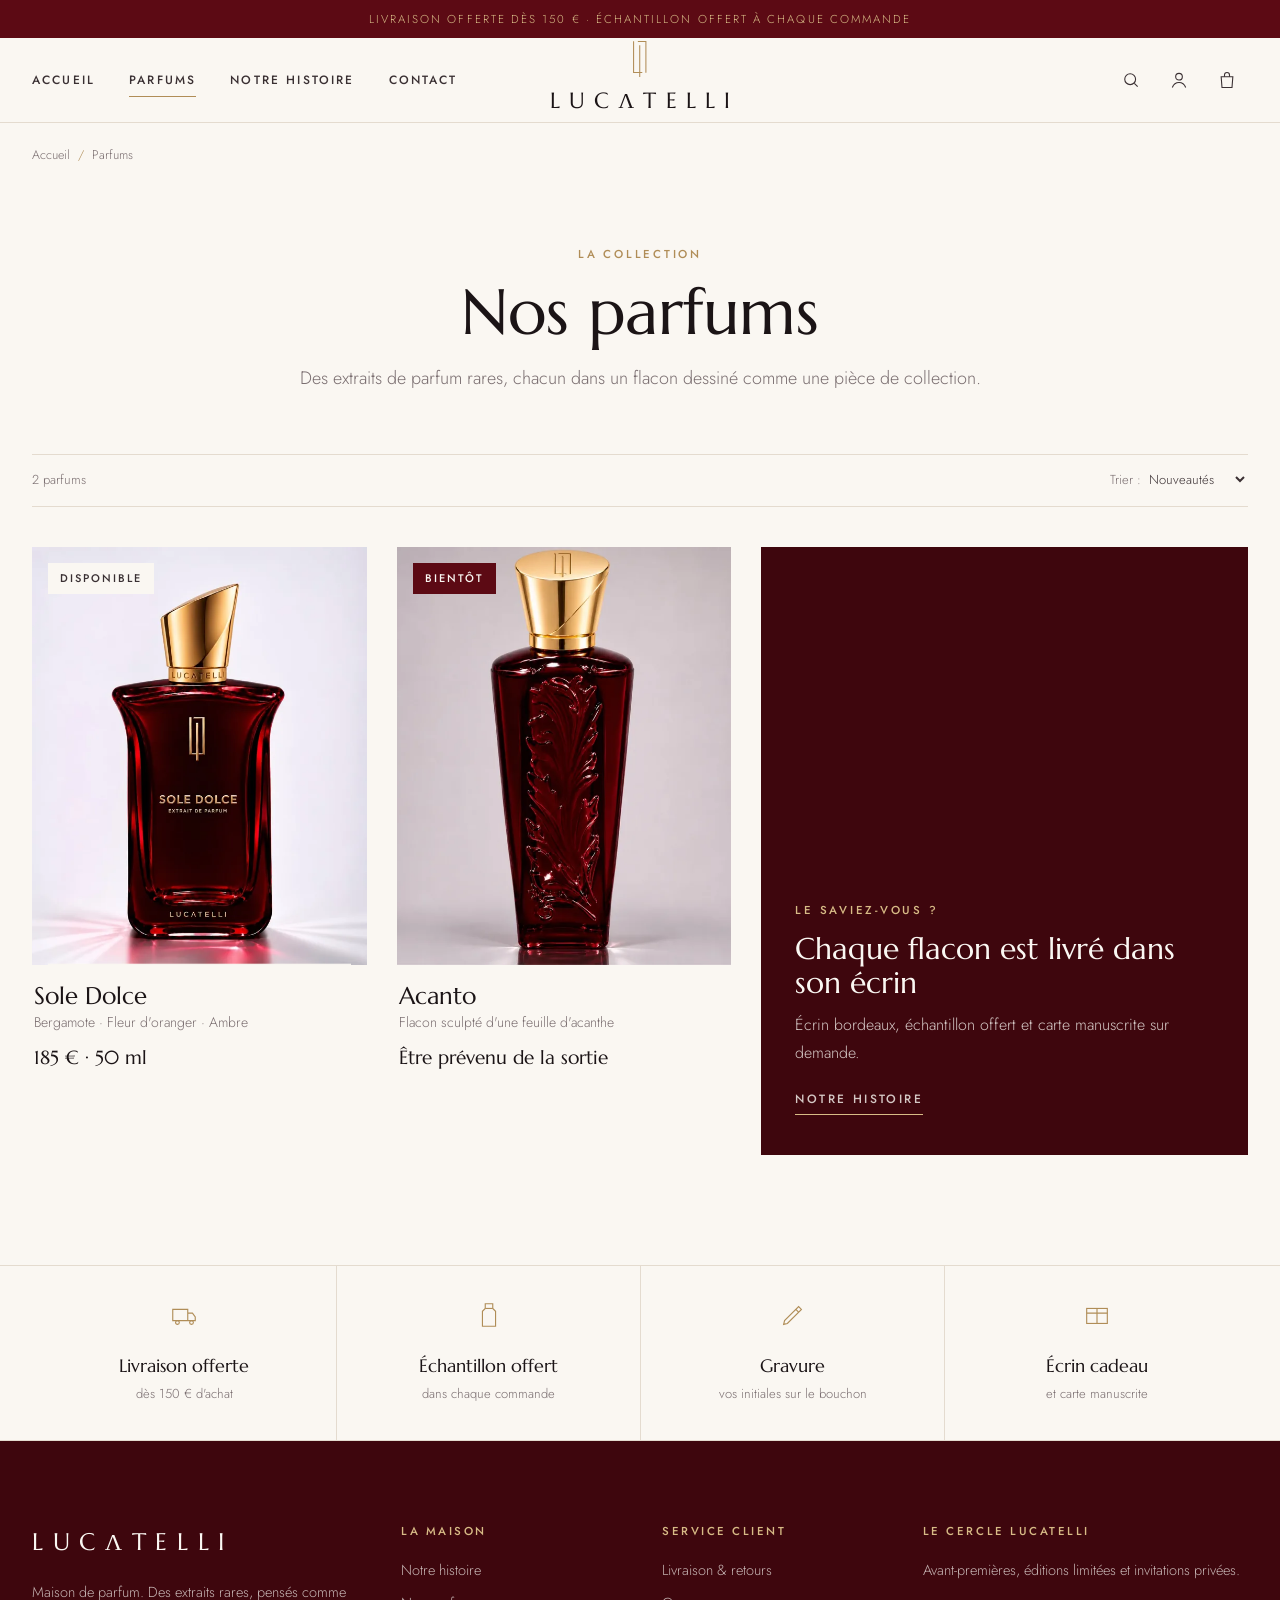
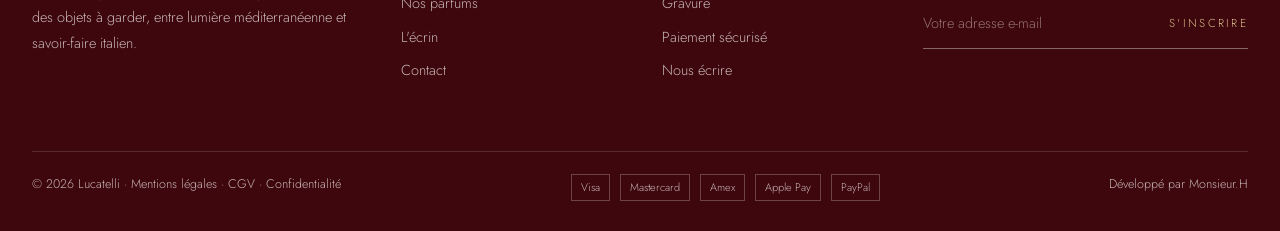
<file: maison/parfums.html>
<!DOCTYPE html>
<html lang="fr">
<head>
<meta charset="utf-8">
<meta name="viewport" content="width=device-width, initial-scale=1, viewport-fit=cover">
<title>Nos parfums — Extraits de parfum · Lucatelli</title>
<meta name="description" content="Tous les parfums de la Maison Lucatelli : Sole Dolce, extrait de parfum 50 ml, et Acanto, bientôt disponible.">
<meta name="robots" content="noindex">
<meta name="theme-color" content="#FAF7F2">
<link rel="preconnect" href="https://fonts.googleapis.com"><link rel="preconnect" href="https://fonts.gstatic.com" crossorigin>
<link href="https://fonts.googleapis.com/css2?family=Marcellus&family=Jost:wght@300;400;500&display=swap" rel="stylesheet">
<link rel="stylesheet" href="maison.css">
<style>
.ph{text-align:center;padding:50px 0 60px}
.ph h1{font-size:clamp(44px,5vw,76px);margin:10px 0 14px}
.bar{display:flex;justify-content:space-between;align-items:center;border-top:1px solid var(--line);border-bottom:1px solid var(--line);padding:14px 0;font-size:13px;color:var(--txt2);margin-bottom:40px}
.bar select{border:0;background:transparent;font:inherit;color:var(--txt);cursor:pointer}
.grid{display:grid;grid-template-columns:repeat(3,1fr);gap:30px}
.pc{display:block}
.pc .im{position:relative;aspect-ratio:4/5;overflow:hidden;background:#e9e4ec}
.pc .im img{width:100%;height:100%;object-fit:cover;transition:opacity .6s,transform 1.4s var(--e)}
.pc .im img+img{position:absolute;inset:0;opacity:0}
.pc:hover .im img+img{opacity:1}
.pc:hover .im img{transform:scale(1.03)}
.pc .badge{position:absolute;top:16px;left:16px;z-index:1;background:var(--ivo);font-size:11px;font-weight:500;letter-spacing:.18em;text-transform:uppercase;padding:6px 12px}
.pc .badge.soon{background:var(--bord);color:var(--ivo)}
.pc .qa{position:absolute;left:16px;right:16px;bottom:16px;z-index:1;background:rgba(250,247,242,.96);padding:14px;text-align:center;font-size:12px;font-weight:500;letter-spacing:.18em;text-transform:uppercase;transform:translateY(130%);transition:transform .45s var(--e)}
.pc:hover .qa{transform:none}
.pc .in{padding:18px 2px}
.pc h3{font-size:24px}
.pc small{color:var(--txt2);font-size:14px;display:block}
.pc .p{font-family:var(--ti);font-size:19px;color:var(--noir);margin-top:6px;display:block}
.pc.ed{background:var(--bord2);color:rgba(250,247,242,.8);display:flex;flex-direction:column;justify-content:flex-end;padding:40px 34px;aspect-ratio:4/5}
.pc.ed h3{color:var(--ivo);font-size:30px;margin:12px 0}
.pc.ed .eb{color:var(--or2)}
@media(max-width:900px){.grid{grid-template-columns:1fr 1fr;gap:18px}.pc .qa{display:none}.pc h3{font-size:20px}}
@media(max-width:560px){.grid{grid-template-columns:1fr}.pc.ed{aspect-ratio:auto}}
</style>
</head>
<body>
<main>
  <div class="wrap crumb"><a href="index.html">Accueil</a><i>/</i><span>Parfums</span></div>
  <section class="ph"><div class="narrow"><span class="eb">La collection</span><h1>Nos parfums</h1><p class="lead">Des extraits de parfum rares, chacun dans un flacon dessiné comme une pièce de collection.</p></div></section>
  <section class="wrap" style="padding-bottom:110px">
    <div class="bar"><span>2 parfums</span><label>Trier : <select aria-label="Trier"><option>Nouveautés</option><option>Prix croissant</option><option>Prix décroissant</option></select></label></div>
    <div class="grid">
      <a href="produit.html?p=sole-dolce" class="pc rv"><div class="im"><span class="badge">Disponible</span><img src="../img/sole-dolce-800.webp" alt="Sole Dolce, extrait de parfum" loading="lazy"><img src="../img/ecrin-800.webp" alt="" loading="lazy"><button class="qa" onclick="event.preventDefault();LK.add({q:1});openCart(true)">Ajouter au panier</button></div><div class="in"><h3>Sole Dolce</h3><small>Bergamote · Fleur d'oranger · Ambre</small><span class="p">185 € · 50 ml</span></div></a>
      <a href="produit.html?p=acanto" class="pc rv"><div class="im"><span class="badge soon">Bientôt</span><img src="../img/acanto-800.webp" alt="Acanto, extrait de parfum" loading="lazy"><img src="../img/duo-800.webp" alt="" loading="lazy"></div><div class="in"><h3>Acanto</h3><small>Flacon sculpté d'une feuille d'acanthe</small><span class="p">Être prévenu de la sortie</span></div></a>
      <a href="histoire.html#ecrin" class="pc ed rv"><span class="eb">Le saviez-vous ?</span><h3>Chaque flacon est livré dans son écrin</h3><p>Écrin bordeaux, échantillon offert et carte manuscrite sur demande.</p><span class="link" style="margin-top:22px;align-self:flex-start;border-color:var(--or2)">Notre histoire</span></a>
    </div>
  </section>
</main>
<script src="../kit.js"></script>
<script src="maison.js"></script>
<script>shell('parfums.html')</script>
</body>
</html>
</file>
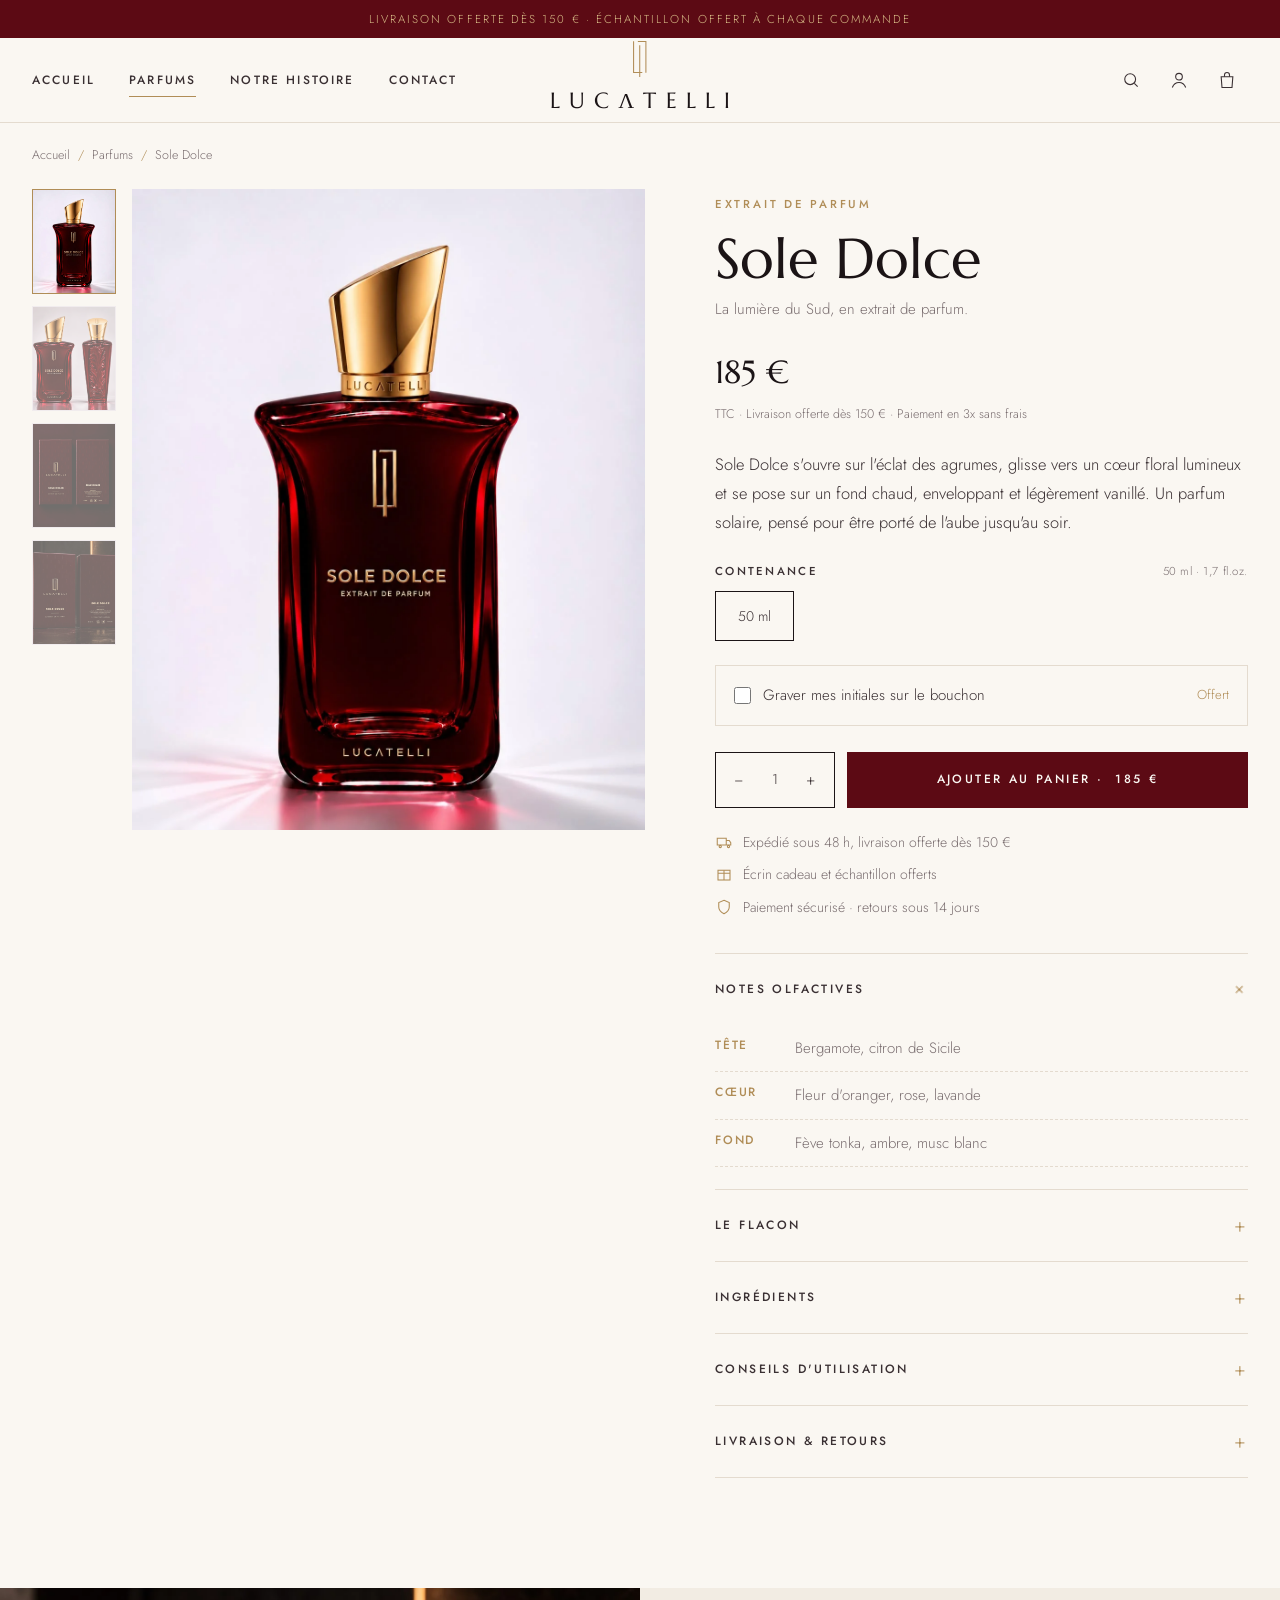
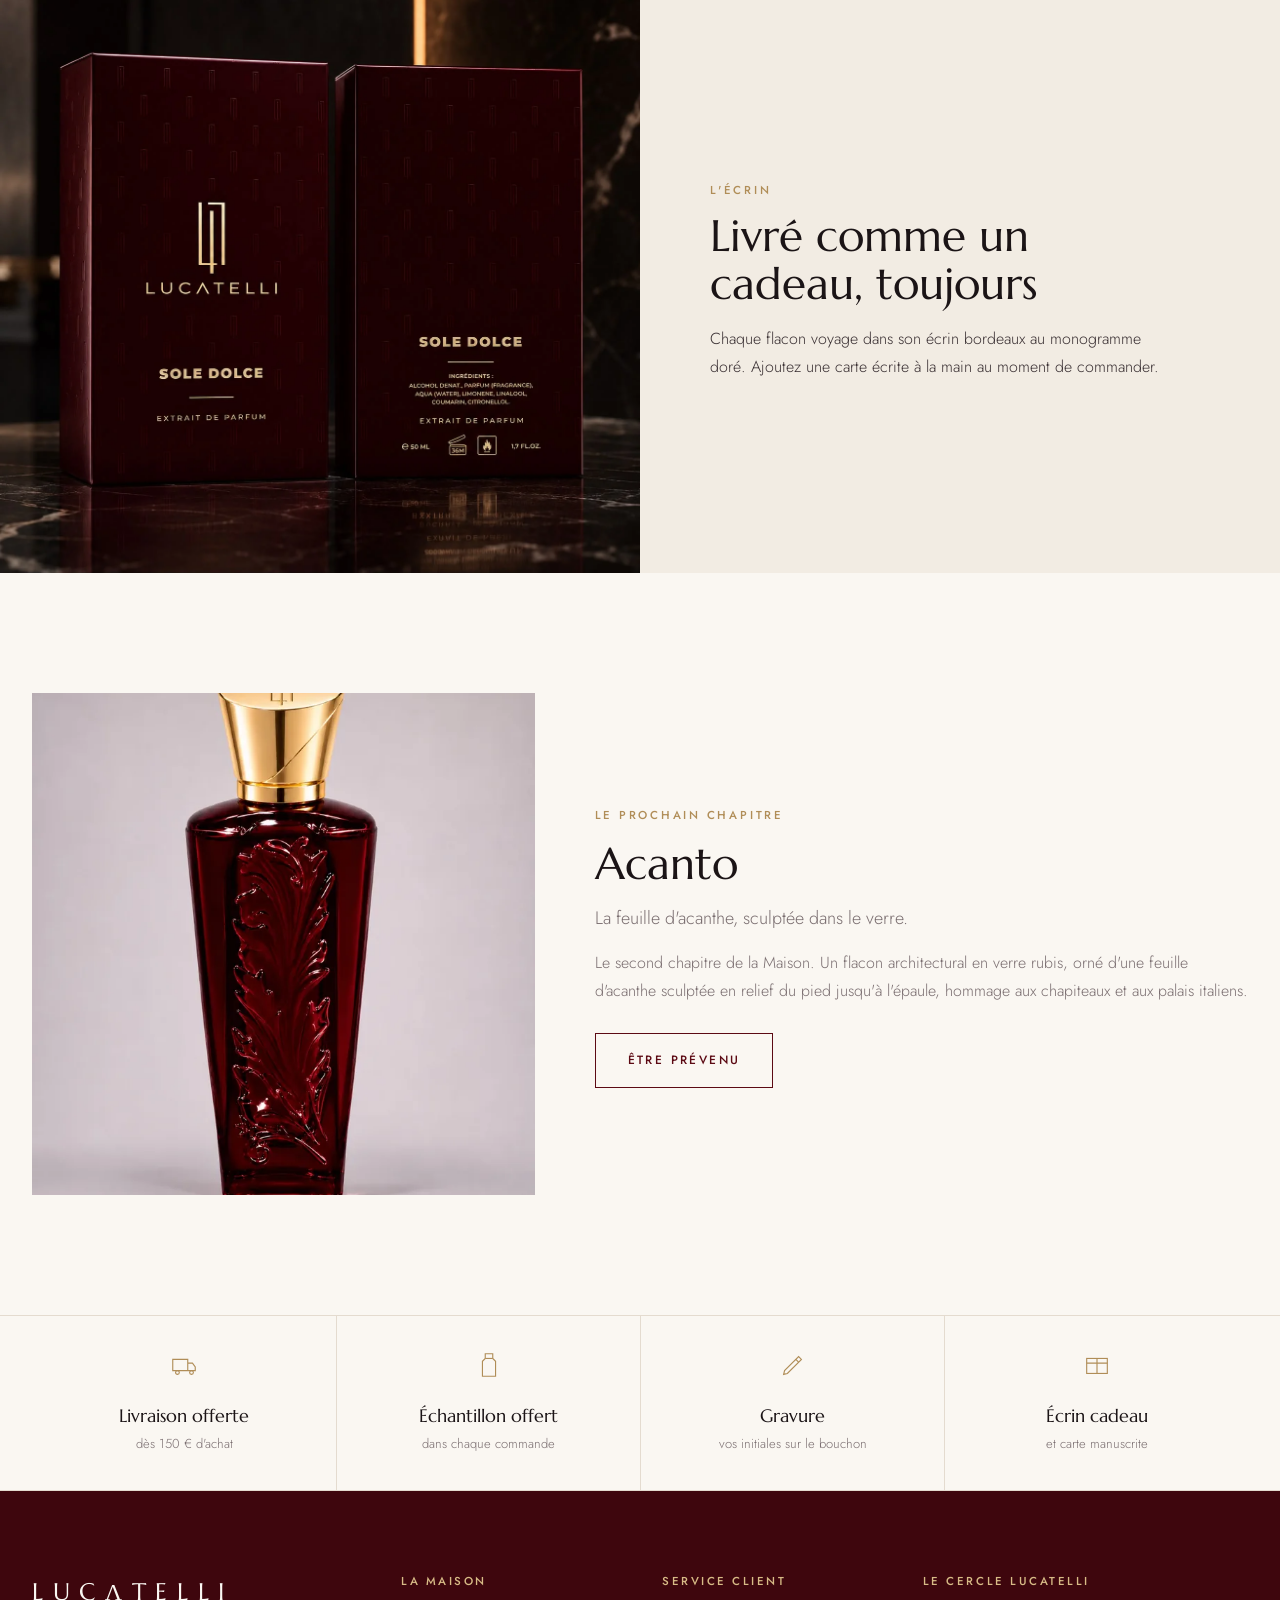
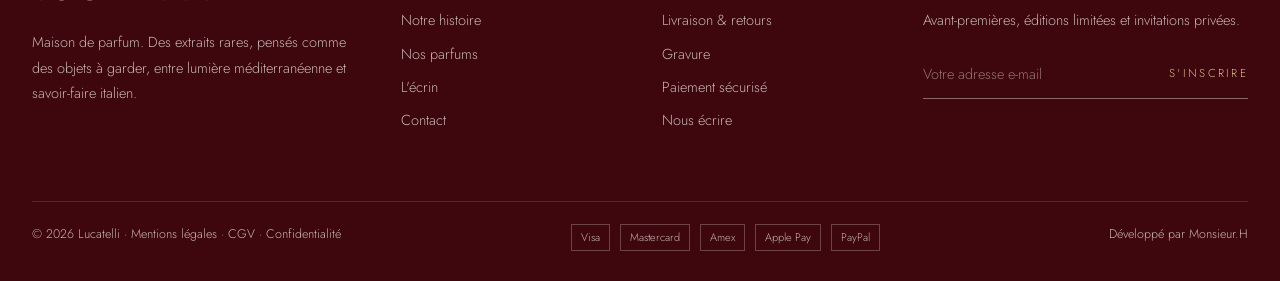
<file: maison/produit.html>
<!DOCTYPE html>
<html lang="fr">
<head>
<meta charset="utf-8">
<meta name="viewport" content="width=device-width, initial-scale=1, viewport-fit=cover">
<title>Sole Dolce — Extrait de parfum 50 ml · Lucatelli</title>
<meta name="description" content="Sole Dolce, extrait de parfum 50 ml Lucatelli : bergamote, fleur d'oranger, fève tonka. Verre rubis, bouchon doré, écrin offert. Gravure possible.">
<meta name="robots" content="noindex">
<meta name="theme-color" content="#FAF7F2">
<link rel="preconnect" href="https://fonts.googleapis.com"><link rel="preconnect" href="https://fonts.gstatic.com" crossorigin>
<link href="https://fonts.googleapis.com/css2?family=Marcellus&family=Jost:wght@300;400;500&display=swap" rel="stylesheet">
<link rel="stylesheet" href="maison.css">
<style>
.pdp{display:grid;grid-template-columns:1.15fr 1fr;gap:70px;align-items:start;padding-bottom:110px}
.gal{display:grid;grid-template-columns:84px 1fr;gap:16px;position:sticky;top:110px}
.thumbs{display:flex;flex-direction:column;gap:12px}
.thumbs button{aspect-ratio:4/5;overflow:hidden;opacity:.55;border:1px solid transparent;transition:opacity .3s,border-color .3s;background:#e9e4ec}
.thumbs button.on{opacity:1;border-color:var(--or)}
.thumbs img{width:100%;height:100%;object-fit:cover}
.main{position:relative;aspect-ratio:4/5;overflow:hidden;background:#e9e4ec;cursor:zoom-in}
.main img{width:100%;height:100%;object-fit:cover;transition:opacity .4s,transform .5s}
.main.zoom img{transform:scale(1.8)}
.dots{display:none}
.info h1{font-size:clamp(42px,4.4vw,64px);margin:10px 0 6px}
.info .kind{color:var(--txt2);font-size:15px}
.info .pr{font-family:var(--ti);font-size:32px;color:var(--noir);margin:22px 0 4px}
.info .tax{font-size:12.5px;color:var(--txt2)}
.info .short{margin:24px 0;font-size:16.5px}
.opt{margin:24px 0}
.opt .l{font-size:11.5px;font-weight:500;letter-spacing:.2em;text-transform:uppercase;margin-bottom:10px;display:flex;justify-content:space-between}
.opt .l span{color:var(--txt2);letter-spacing:.05em;text-transform:none;font-weight:300}
.sizes{display:flex;gap:10px}
.sizes button{border:1px solid var(--line);padding:12px 22px;font-size:14px}
.sizes button.on{border-color:var(--noir)}
.sizes button:disabled{color:#bbb;text-decoration:line-through;cursor:not-allowed}
.eng{border:1px solid var(--line);padding:16px 18px}
.eng label{display:flex;gap:12px;align-items:center;cursor:pointer;font-size:15px}
.eng input[type=checkbox]{accent-color:var(--bord);width:17px;height:17px}
.eng .f{display:none;margin-top:14px}
.eng.on .f{display:block}
.eng input[type=text]{width:100%;border:0;border-bottom:1px solid var(--noir);background:transparent;font-family:var(--ti);font-size:20px;letter-spacing:.35em;text-transform:uppercase;padding:6px 0;outline:none}
.eng small{display:block;color:var(--txt2);font-size:12.5px;margin-top:6px}
.addrow{display:flex;gap:12px;margin-top:26px}
.addrow .qty{margin:0;border-color:var(--noir)}
.addrow .qty button{width:46px;height:54px}
.addrow .btn{flex:1}
.notify{display:flex;gap:10px;margin-top:26px}
.notify input{flex:1;min-width:0;border:1px solid var(--line);background:#fff;padding:0 16px;font:inherit;outline:none;height:54px}
.assur{margin-top:22px;display:grid;gap:8px;font-size:14px;color:var(--txt2)}
.assur div{display:flex;gap:10px;align-items:center}
.assur svg{width:18px;height:18px;stroke:var(--or);fill:none;stroke-width:1.4;flex:none}
.acc{margin-top:34px;border-top:1px solid var(--line)}
.acc details{border-bottom:1px solid var(--line)}
.acc summary{list-style:none;cursor:pointer;display:flex;justify-content:space-between;align-items:center;padding:18px 0;font-size:12px;font-weight:500;letter-spacing:.2em;text-transform:uppercase}
.acc summary::-webkit-details-marker{display:none}
.acc summary::after{content:"+";font-size:20px;font-weight:300;color:var(--or);transition:transform .3s}
.acc details[open] summary::after{transform:rotate(45deg)}
.acc .c{padding:0 0 22px;font-size:15px;color:var(--txt2)}
.pyr{display:grid;gap:0}
.pyr div{display:grid;grid-template-columns:80px 1fr;padding:10px 0;border-bottom:1px dashed var(--line)}
.pyr b{font-weight:500;color:var(--or);font-size:12px;letter-spacing:.15em;text-transform:uppercase}
@media(max-width:960px){.addrow .btn{padding:16px 12px;letter-spacing:.1em;white-space:nowrap;font-size:11.5px}.pdp{grid-template-columns:1fr;gap:30px;padding-bottom:70px}.gal{position:static;grid-template-columns:1fr;margin:0 -20px}.thumbs{display:none}.main{aspect-ratio:1/1;cursor:default}.main.zoom img{transform:none}.dots{display:flex;justify-content:center;gap:8px;margin-top:12px}.dots i{width:6px;height:6px;border-radius:50%;background:var(--line)}.dots i.on{background:var(--bord)}}

.band{display:grid;grid-template-columns:1fr 1fr;background:var(--ivo2)}
.band .im{overflow:hidden;min-height:480px}.band .im img{width:100%;height:100%;object-fit:cover}
.band .t{padding:80px 70px;display:flex;flex-direction:column;justify-content:center;max-width:600px}
.band h2{font-size:clamp(32px,3.4vw,48px);margin:12px 0 16px}
@media(max-width:900px){.band{grid-template-columns:1fr}.band .im{min-height:0;aspect-ratio:4/3}.band .t{padding:50px 20px}}
.rel{display:grid;grid-template-columns:1fr 1.3fr;gap:60px;align-items:center}
.rel .im{aspect-ratio:1/1;overflow:hidden;background:#e9e4ec}.rel .im img{width:100%;height:100%;object-fit:cover}
.rel h2{font-size:clamp(32px,3.4vw,48px);margin:12px 0 14px}
@media(max-width:800px){.rel{grid-template-columns:1fr;gap:28px}}
.sticky{position:fixed;left:0;right:0;bottom:0;z-index:40;background:rgba(250,247,242,.97);border-top:1px solid var(--line);padding:12px 20px calc(12px + env(safe-area-inset-bottom));display:none;align-items:center;justify-content:space-between;gap:14px;transform:translateY(100%);transition:transform .4s var(--e)}
.sticky.on{transform:none}
.sticky b{font-family:var(--ti);font-weight:400;font-size:19px;color:var(--noir);display:block;line-height:1.1}
.sticky small{color:var(--txt2);font-size:12.5px}
.sticky .btn{padding:14px 20px}
@media(max-width:960px){.sticky{display:flex}}
</style>
</head>
<body>
<main>
  <div class="wrap crumb"><a href="index.html">Accueil</a><i>/</i><a href="parfums.html">Parfums</a><i>/</i><span id="crName">Sole Dolce</span></div>
  <div class="wrap pdp">
    <div class="gal">
      <div class="thumbs" id="thumbs"></div>
      <div><div class="main" id="main"><img id="mainImg" src="../img/sole-dolce.webp" alt="" fetchpriority="high"></div><div class="dots" id="dots"></div></div>
    </div>
    <div class="info">
      <span class="eb" id="pTag">Extrait de parfum</span>
      <h1 id="pName">Sole Dolce</h1>
      <p class="kind" id="pKind"></p>
      <div id="buyBox">
        <p class="pr" id="pPrice">185 €</p><p class="tax">TTC · Livraison offerte dès 150 € · Paiement en 3x sans frais</p>
        <p class="short" id="pShort"></p>
        <div class="opt"><div class="l">Contenance <span>50 ml · 1,7 fl.oz.</span></div><div class="sizes"><button class="on">50 ml</button></div></div>
        <div class="opt"><div class="eng" id="eng"><label><input type="checkbox" id="engCk"> Graver mes initiales sur le bouchon <span style="margin-left:auto;color:var(--or);font-size:13px">Offert</span></label><div class="f"><input type="text" id="engIn" maxlength="10" placeholder="Initiales" aria-label="Initiales à graver"><small>Jusqu'à 10 caractères. Les flacons gravés ne sont ni repris ni échangés.</small></div></div></div>
        <div class="addrow"><div class="qty"><button onclick="q(-1)" aria-label="Moins">−</button><span id="qv">1</span><button onclick="q(1)" aria-label="Plus">+</button></div><button class="btn" id="addBtn">Ajouter au panier · <span id="addP">185 €</span></button></div>
      </div>
      <div id="soonBox" hidden>
        <p class="short" id="sShort"></p>
        <p style="font-size:14px;font-weight:500;letter-spacing:.12em;text-transform:uppercase;color:var(--bord)">Bientôt disponible</p>
        <form class="notify" onsubmit="event.preventDefault();toast('Vous serez prévenu de la sortie');this.reset()"><input type="email" required placeholder="Votre adresse e-mail" aria-label="E-mail"><button class="btn">M'avertir</button></form>
      </div>
      <div class="assur">
        <div><svg viewBox="0 0 24 24"><path d="M3 7h12v9H3zM15 10h4l2 3v3h-6"/><circle cx="7" cy="18" r="1.5"/><circle cx="18" cy="18" r="1.5"/></svg>Expédié sous 48 h, livraison offerte dès 150 €</div>
        <div><svg viewBox="0 0 24 24"><rect x="4" y="7" width="16" height="13"/><path d="M4 11h16M12 7v13"/></svg>Écrin cadeau et échantillon offerts</div>
        <div><svg viewBox="0 0 24 24"><path d="M12 3l7 3v6c0 4-3 7-7 9-4-2-7-5-7-9V6z"/></svg>Paiement sécurisé · retours sous 14 jours</div>
      </div>
      <div class="acc" id="acc"></div>
    </div>
  </div>

  <section class="band">
    <div class="im"><img src="../img/ecrin-marbre.webp" alt="L'écrin bordeaux Sole Dolce sur marbre noir" loading="lazy"></div>
    <div class="t rv"><span class="eb">L'écrin</span><h2>Livré comme un cadeau, toujours</h2><p>Chaque flacon voyage dans son écrin bordeaux au monogramme doré. Ajoutez une carte écrite à la main au moment de commander.</p></div>
  </section>

  <section class="sec">
    <div class="wrap rel rv" id="rel"></div>
  </section>
</main>
<div class="sticky" id="sticky"><div><b id="stN">Sole Dolce</b><small id="stP">50 ml · 185 €</small></div><button class="btn" id="stBtn">Ajouter</button></div>
<script src="../kit.js"></script>
<script src="maison.js"></script>
<script>
shell('parfums.html');
const slug=new URLSearchParams(location.search).get('p')in PRODUCTS?new URLSearchParams(location.search).get('p'):'sole-dolce',P=PRODUCTS[slug],ok=P.status==='ok';
document.title=`${P.name} — ${P.kind}${ok?' 50 ml':''} · Lucatelli`;
$('#crName').textContent=P.name;$('#pName').textContent=P.name;$('#pKind').textContent=P.tagline;$('#pTag').textContent=ok?P.kind:'Bientôt';
$('#pShort').textContent=P.desc;$('#sShort').textContent=P.desc;$('#buyBox').hidden=!ok;$('#soonBox').hidden=ok;
/* galerie */
let gi=0;const G=P.gallery;
$('#thumbs').innerHTML=G.map((g,i)=>`<button class="${i?'':'on'}" aria-label="Photo ${i+1}" onclick="show(${i})"><img src="${g[0].replace('.webp','-800.webp')}" alt="" loading="lazy"></button>`).join('');
$('#dots').innerHTML=G.map((_,i)=>`<i class="${i?'':'on'}"></i>`).join('');
function show(i){gi=(i+G.length)%G.length;const m=$('#mainImg');m.style.opacity=0;setTimeout(()=>{m.src=G[gi][0];m.alt=G[gi][1];m.style.opacity=1},180);$$('#thumbs button').forEach((b,j)=>b.classList.toggle('on',j===gi));$$('#dots i').forEach((b,j)=>b.classList.toggle('on',j===gi))}
show(0);
const mn=$('#main');mn.addEventListener('click',()=>{if(innerWidth>960)mn.classList.toggle('zoom')});
mn.addEventListener('mousemove',e=>{const r=mn.getBoundingClientRect();$('#mainImg').style.transformOrigin=`${(e.clientX-r.left)/r.width*100}% ${(e.clientY-r.top)/r.height*100}%`});
mn.addEventListener('mouseleave',()=>mn.classList.remove('zoom'));
let sx=0;mn.addEventListener('touchstart',e=>sx=e.touches[0].clientX,{passive:true});mn.addEventListener('touchend',e=>{const d=e.changedTouches[0].clientX-sx;if(Math.abs(d)>40)show(gi+(d<0?1:-1))});
/* accordéons */
const A=[];
if(P.notes)A.push(['Notes olfactives',`<div class="pyr">${P.notes.map(n=>`<div><b>${n[0]}</b><span>${n[1]}</span></div>`).join('')}</div>`]);
A.push(['Le flacon',ok?'Verre rubis teinté dans la masse, épaules galbées, bouchon en métal doré tranché en biseau et bague gravée Lucatelli. Monogramme doré à chaud.':'Verre rubis sculpté d\'une feuille d\'acanthe en relief, du pied jusqu\'à l\'épaule. Bouchon doré marqué du monogramme.']);
if(P.inci)A.push(['Ingrédients',P.inci+'<br><br>Extrait de parfum · 50 ml · 1,7 fl.oz. · À utiliser dans les 36 mois après ouverture. Inflammable.']);
A.push(['Conseils d\'utilisation','Vaporisez sur les points de pulsation : poignets, creux du cou, derrière les oreilles. Évitez de frotter. Conservez le flacon à l\'abri de la lumière et de la chaleur.']);
A.push(['Livraison & retours','Expédition sous 48 h ouvrées en écrin. Livraison offerte dès 150 €. Retours acceptés sous 14 jours pour tout flacon non ouvert et non gravé.']);
$('#acc').innerHTML=A.map((a,i)=>`<details${i?'':' open'}><summary>${a[0]}</summary><div class="c">${a[1]}</div></details>`).join('');
/* produit associé */
const o=PRODUCTS[slug==='sole-dolce'?'acanto':'sole-dolce'],os=slug==='sole-dolce'?'acanto':'sole-dolce';
$('#rel').innerHTML=`<div class="im"><img src="${o.thumb}" alt="${o.name}" loading="lazy"></div><div><span class="eb">${o.status==='ok'?'Vous aimerez aussi':'Le prochain chapitre'}</span><h2>${o.name}</h2><p class="lead">${o.tagline}</p><p style="margin:14px 0 28px;color:var(--txt2)">${o.desc}</p><a href="produit.html?p=${os}" class="btn ghost">${o.status==='ok'?'Découvrir · '+o.price+' €':'Être prévenu'}</a></div>`;
/* achat */
let qn=1;function q(d){qn=Math.max(1,Math.min(9,qn+d));$('#qv').textContent=qn;$('#addP').textContent=LK.eur(qn*185)}
$('#engCk').onchange=e=>$('#eng').classList.toggle('on',e.target.checked);
function add(){LK.add({q:qn,engrave:$('#engCk').checked?$('#engIn').value:''});openCart(true)}
$('#addBtn').onclick=add;
const st=$('#sticky');if(ok){$('#stBtn').onclick=add;new IntersectionObserver(([e])=>st.classList.toggle('on',!e.isIntersecting&&e.boundingClientRect.top<0)).observe($('#addBtn'))}else{$('#stP').textContent='Bientôt disponible';$('#stBtn').textContent='M\'avertir';$('#stBtn').onclick=()=>$('#soonBox input').focus()}
$('#stN').textContent=P.name;
/* données structurées */
const ld={'@context':'https://schema.org','@type':'Product',name:P.name,brand:{'@type':'Brand',name:'Lucatelli'},description:P.desc,image:G.map(g=>new URL(g[0],location.href).href),category:'Parfum'};
if(ok)ld.offers={'@type':'Offer',price:P.price,priceCurrency:'EUR',availability:'https://schema.org/InStock',url:location.href};
const s=document.createElement('script');s.type='application/ld+json';s.textContent=JSON.stringify(ld);document.head.appendChild(s);
</script>
</body>
</html>
</file>
<file: common.css>
:root{
  --nero:#120203; --bordeaux:#2A0508; --vino:#4A0A10; --rubino:#8E1420; --rubino-l:#C42433;
  --oro:#C9A55A; --oro-l:#EBD29A; --oro-d:#8C6B2E;
  --avorio:#F5EFE8; --carta:#EFE7DE; --lilla:#DDD5DD; --pietra:#8E8086;
  --ink:#1E0B0D; --line:rgba(201,165,90,.28); --line-d:rgba(30,11,13,.12);
  --serif:"Gloock","Didot",serif; --sans:"Montserrat",system-ui,sans-serif;
  --ease:cubic-bezier(.2,.8,.2,1); --ease-io:cubic-bezier(.7,0,.2,1);
}
*{box-sizing:border-box;margin:0;padding:0}
html{scroll-behavior:smooth;-webkit-text-size-adjust:100%}
body{background:var(--avorio);color:var(--ink);font-family:var(--sans);font-size:15px;line-height:1.65;font-weight:400;-webkit-font-smoothing:antialiased;overflow-x:hidden}
img{display:block;max-width:100%}
a{color:inherit;text-decoration:none}
button{font:inherit;color:inherit;background:none;border:0;cursor:pointer}
::selection{background:var(--rubino);color:var(--oro-l)}
.wrap{max-width:1380px;margin:0 auto;padding:0 48px}
@media(max-width:800px){.wrap{padding:0 20px}}
.caps{font-size:11px;letter-spacing:.32em;text-transform:uppercase;font-weight:500}
.serif{font-family:var(--serif);font-weight:400}
.gold{background:linear-gradient(100deg,var(--oro-d) 0%,var(--oro-l) 38%,var(--oro) 55%,var(--oro-l) 72%,var(--oro-d) 100%);background-size:200% 100%;-webkit-background-clip:text;background-clip:text;color:transparent;animation:sheen 9s linear infinite}
@keyframes sheen{to{background-position:-200% 0}}
.rule{display:block;width:56px;height:1px;background:var(--oro);margin:22px 0}
.mono{display:inline-block}
.mono path{fill:none;stroke:currentColor;stroke-width:16;stroke-linecap:square}

/* buttons */
.btn{position:relative;display:inline-flex;align-items:center;justify-content:center;gap:14px;height:58px;padding:0 38px;font-size:11px;letter-spacing:.3em;text-transform:uppercase;font-weight:600;overflow:hidden;isolation:isolate;transition:color .5s var(--ease)}
.btn::before{content:"";position:absolute;inset:0;z-index:-1;transform:scaleY(0);transform-origin:bottom;transition:transform .55s var(--ease)}
.btn:hover::before{transform:scaleY(1)}
.btn.gold-b{background:linear-gradient(120deg,var(--oro-d),var(--oro) 40%,var(--oro-l) 60%,var(--oro));color:var(--nero)}
.btn.gold-b::before{background:var(--avorio)}
.btn.line-l{border:1px solid rgba(235,210,154,.55);color:var(--oro-l)}
.btn.line-l::before{background:var(--oro-l)}
.btn.line-l:hover{color:var(--nero)}
.btn.dark{background:var(--bordeaux);color:var(--oro-l)}
.btn.dark::before{background:var(--rubino)}
.btn.line-d{border:1px solid var(--ink);color:var(--ink)}
.btn.line-d::before{background:var(--ink)}
.btn.line-d:hover{color:var(--avorio)}
.btn .arr{transition:transform .5s var(--ease)}
.btn:hover .arr{transform:translateX(6px)}

/* header */
@media(max-width:600px){.tl2{display:none}}
.topline{background:var(--nero);color:var(--oro);text-align:center;font-size:10.5px;letter-spacing:.3em;text-transform:uppercase;height:36px;display:flex;align-items:center;justify-content:center;position:relative;z-index:61}
header.site{position:fixed;left:0;right:0;top:36px;z-index:60;color:var(--avorio);transition:background .5s,top .5s,color .5s,box-shadow .5s}
header.site.solid{top:0;background:rgba(42,5,8,.94);backdrop-filter:blur(14px);-webkit-backdrop-filter:blur(14px);box-shadow:0 1px 0 var(--line)}
header.site.light{color:var(--ink)}
header.site.light.solid{background:rgba(245,239,232,.95);box-shadow:0 1px 0 var(--line-d)}
.hd{display:grid;grid-template-columns:1fr auto 1fr;align-items:center;height:88px;transition:height .5s}
header.site.solid .hd{height:72px}
.hd nav{display:flex;gap:34px}
.hd nav a{font-size:10.5px;letter-spacing:.28em;text-transform:uppercase;font-weight:500;position:relative;padding:6px 0}
.hd nav a::after{content:"";position:absolute;left:50%;right:50%;bottom:0;height:1px;background:var(--oro);transition:left .4s var(--ease),right .4s var(--ease)}
.hd nav a:hover::after{left:0;right:0}
.brand{display:flex;flex-direction:column;align-items:center;gap:6px;color:inherit}
.brand .mono{width:14px;height:34px;color:var(--oro);transition:height .5s}
header.site.solid .brand .mono{height:0;opacity:0;margin-bottom:-6px}
.brand .word{font-size:17px;letter-spacing:.52em;margin-right:-.52em;font-weight:400}
.ic{display:flex;justify-content:flex-end;gap:6px;align-items:center}
.ib{width:42px;height:42px;display:grid;place-items:center;position:relative}
.ib svg{width:19px;height:19px;stroke:currentColor;fill:none;stroke-width:1.3}
.cnt{position:absolute;top:5px;right:3px;min-width:16px;height:16px;border-radius:8px;background:var(--oro);color:var(--nero);font-size:9.5px;font-weight:700;display:grid;place-items:center;padding:0 3px}
.cnt[hidden]{display:none}
.burger{display:none}
@media(max-width:960px){.hd nav{display:none}.burger{display:grid}.hd{grid-template-columns:auto 1fr auto;height:70px}.brand .word{font-size:14px;letter-spacing:.42em;margin-right:-.42em}.brand .mono{display:none}}

/* reveal */
.rv{opacity:0;transform:translateY(36px);transition:opacity 1.2s var(--ease),transform 1.2s var(--ease)}
.rv.in{opacity:1;transform:none}
.rv-d1{transition-delay:.12s}.rv-d2{transition-delay:.24s}.rv-d3{transition-delay:.36s}
.mask{overflow:hidden;display:block}
.mask>span{display:block;transform:translateY(105%);transition:transform 1.3s var(--ease)}
.in .mask>span,.mask.in>span{transform:none}

/* footer */
footer{background:var(--nero);color:#bfa9a9;position:relative;overflow:hidden}
footer .pattern{position:absolute;inset:0;opacity:.07;background-image:url("data:image/svg+xml,%3Csvg xmlns='http://www.w3.org/2000/svg' width='70' height='120' viewBox='0 0 360 640'%3E%3Cpath d='M72 58V535H205M166 122V605M137 64H260V540' fill='none' stroke='%23C9A55A' stroke-width='14'/%3E%3C/svg%3E");background-size:44px 76px}
.ft{position:relative;display:grid;grid-template-columns:1.4fr 1fr 1fr 1.2fr;gap:50px;padding:100px 0 70px}
.ft h5{font-size:10.5px;letter-spacing:.3em;text-transform:uppercase;color:var(--oro);font-weight:500;margin-bottom:22px}
.ft ul{list-style:none;display:grid;gap:12px;font-size:13.5px}
.ft a:hover{color:var(--oro-l)}
.ft .fbrand .word{font-size:22px;letter-spacing:.5em;color:var(--avorio)}
.ft .fbrand p{margin-top:20px;max-width:300px;font-size:13.5px}
.fnl form{display:flex;border-bottom:1px solid var(--line);margin-top:6px}
.fnl input{flex:1;background:none;border:0;color:var(--avorio);font:inherit;font-size:14px;padding:14px 0;outline:none;min-width:0}
.fnl input::placeholder{color:#8d7676}
.fnl button{color:var(--oro);font-size:10.5px;letter-spacing:.28em;text-transform:uppercase}
.fb{position:relative;display:flex;justify-content:space-between;gap:20px;flex-wrap:wrap;border-top:1px solid rgba(201,165,90,.15);padding:26px 0 34px;font-size:11.5px;letter-spacing:.06em}
.fb .pay{display:flex;gap:18px;letter-spacing:.2em;text-transform:uppercase;font-size:10px;color:var(--oro)}
@media(max-width:900px){.ft{grid-template-columns:1fr 1fr;gap:40px 24px;padding:70px 0 50px}.ft>div:first-child,.ft>div:last-child{grid-column:1/-1}.fb{flex-direction:column}}

/* overlays */
.veil{position:fixed;inset:0;background:rgba(18,2,3,.55);backdrop-filter:blur(3px);opacity:0;pointer-events:none;transition:opacity .5s;z-index:90}
.veil.on{opacity:1;pointer-events:auto}
.drawer{position:fixed;top:0;right:0;bottom:0;width:min(470px,100%);background:var(--avorio);z-index:100;transform:translateX(100%);visibility:hidden;transition:transform .7s var(--ease-io),visibility 0s .7s;display:flex;flex-direction:column}
.drawer.on{transform:none;visibility:visible;transition:transform .7s var(--ease-io)}
.dh{display:flex;justify-content:space-between;align-items:center;padding:26px 30px;border-bottom:1px solid var(--line-d)}
.dh .serif{font-size:32px}
.dship{padding:16px 30px;font-size:12.5px;border-bottom:1px solid var(--line-d)}
.dship .bar{height:2px;background:var(--line-d);margin-top:10px}
.dship .bar i{display:block;height:100%;background:linear-gradient(90deg,var(--oro-d),var(--oro-l));transition:width .6s var(--ease)}
.items{flex:1;overflow:auto;padding:0 30px}
.ci{display:grid;grid-template-columns:86px 1fr auto;gap:18px;padding:22px 0;border-bottom:1px solid var(--line-d);align-items:center}
.ci img{width:86px;height:106px;object-fit:cover}
.ci .n{font-family:var(--serif);font-size:22px;line-height:1.1}
.ci small{display:block;font-size:11.5px;color:var(--pietra);margin-top:2px}
.qty{display:inline-flex;align-items:center;border:1px solid var(--line-d);margin-top:10px}
.qty button{width:30px;height:30px}
.qty span{min-width:22px;text-align:center;font-size:13px}
.empty{text-align:center;padding:80px 20px}
.empty .serif{font-size:34px;display:block;margin-bottom:8px}
.empty p{color:var(--pietra);font-size:13.5px}
.gift{margin:0 30px;padding:16px 0;border-top:1px solid var(--line-d);display:grid;gap:10px}
.gift label{display:flex;gap:12px;align-items:center;font-size:13px;cursor:pointer}
.gift input{accent-color:var(--rubino);width:16px;height:16px}
.gift textarea{display:none;width:100%;border:1px solid var(--line-d);background:#fff;font:inherit;font-size:13px;padding:10px;resize:none;height:70px}
.gift.msg textarea{display:block}
.df{padding:22px 30px 26px;border-top:1px solid var(--line-d)}
.df .row{display:flex;justify-content:space-between;font-size:13px;margin-bottom:6px;color:var(--pietra)}
.df .row.t{font-size:17px;color:var(--ink);font-weight:600;margin:12px 0 18px}
.df .btn{width:100%}
.df small{display:block;text-align:center;font-size:11px;color:var(--pietra);margin-top:12px;letter-spacing:.04em}
.mnav{position:fixed;inset:0;background:var(--bordeaux);color:var(--avorio);z-index:100;display:flex;flex-direction:column;justify-content:center;padding:30px;gap:6px;clip-path:circle(0% at 30px 30px);visibility:hidden;transition:clip-path .9s var(--ease-io),visibility 0s .9s}
.mnav.on{clip-path:circle(150% at 30px 30px);visibility:visible;transition:clip-path .9s var(--ease-io)}
.mnav a{font-family:var(--serif);font-size:44px;line-height:1.25}
.mnav a:nth-child(odd){color:var(--oro-l)}
.mnav .x{position:absolute;top:18px;right:18px}
.mnav .mf{position:absolute;bottom:30px;left:30px;right:30px;font-size:10.5px;letter-spacing:.28em;text-transform:uppercase;color:var(--oro)}
.toast{position:fixed;left:50%;bottom:28px;z-index:120;transform:translate(-50%,180%);visibility:hidden;background:var(--nero);color:var(--oro-l);padding:16px 26px;font-size:11px;letter-spacing:.24em;text-transform:uppercase;transition:transform .6s var(--ease-io),visibility 0s .6s;white-space:nowrap;border:1px solid var(--line)}
.toast.on{transform:translate(-50%,0);visibility:visible;transition:transform .6s var(--ease-io)}
@media(max-width:520px){.toast{white-space:normal;text-align:center;width:calc(100% - 40px)}}

/* cursor (desktop) */
.cur{position:fixed;left:0;top:0;width:8px;height:8px;border-radius:50%;background:var(--oro);pointer-events:none;z-index:200;transform:translate(-50%,-50%);transition:width .35s var(--ease),height .35s var(--ease),background .35s;mix-blend-mode:difference;display:none}
.cur.big{width:64px;height:64px;background:var(--oro-l)}
@media(hover:hover) and (pointer:fine){.cur{display:block}}
@media(prefers-reduced-motion:reduce){*{animation:none!important;transition:none!important}.rv{opacity:1;transform:none}.mask>span{transform:none}}
</file>
<file: maison/maison.css>
/* LUCATELLI — Maison (version site classique) */
:root{--ivo:#FAF7F2;--ivo2:#F2ECE3;--sable:#E6DDD0;--noir:#1B1416;--txt:#3A3033;--txt2:#7A6E70;--bord:#5C0A14;--bord2:#3E060D;--or:#B08D57;--or2:#D7BB86;--line:#E4DBCF;--ti:"Marcellus",Georgia,serif;--tx:"Jost",system-ui,sans-serif;--e:cubic-bezier(.22,.8,.2,1)}
*{box-sizing:border-box;margin:0;padding:0}
html{-webkit-text-size-adjust:100%;scroll-behavior:smooth}
body{background:var(--ivo);color:var(--txt);font-family:var(--tx);font-weight:300;font-size:16px;line-height:1.75;overflow-x:hidden}
a{color:inherit;text-decoration:none}button{font:inherit;color:inherit;background:none;border:0;cursor:pointer}img{display:block;max-width:100%}
h1,h2,h3,h4{font-family:var(--ti);font-weight:400;color:var(--noir);line-height:1.12}
.wrap{width:min(1280px,100% - 64px);margin:0 auto}
.narrow{width:min(760px,100% - 48px);margin:0 auto}
@media(max-width:700px){.wrap{width:calc(100% - 40px)}}
.eb{display:inline-block;font-size:11.5px;font-weight:500;letter-spacing:.24em;text-transform:uppercase;color:var(--or)}
.lead{font-size:18px;color:var(--txt2)}
.sec{padding:120px 0}
@media(max-width:800px){.sec{padding:80px 0}}
.center{text-align:center}
.btn{display:inline-flex;align-items:center;justify-content:center;gap:12px;padding:16px 32px;font-size:12px;font-weight:500;letter-spacing:.2em;text-transform:uppercase;border:1px solid var(--bord);background:var(--bord);color:var(--ivo);transition:background .35s,color .35s,border-color .35s}
.btn:hover{background:var(--bord2);border-color:var(--bord2)}
.btn.ghost{background:transparent;color:var(--bord)}.btn.ghost:hover{background:var(--bord);color:var(--ivo)}
.btn.light{background:transparent;border-color:var(--ivo);color:var(--ivo)}.btn.light:hover{background:var(--ivo);color:var(--noir)}
.link{font-size:12px;font-weight:500;letter-spacing:.2em;text-transform:uppercase;border-bottom:1px solid var(--or);padding-bottom:4px}

/* bandeau + en-tête */
.ann{background:var(--bord);color:var(--or2);text-align:center;font-size:11.5px;letter-spacing:.18em;text-transform:uppercase;padding:9px 16px}
.hd{position:sticky;top:0;z-index:50;background:rgba(250,247,242,.96);backdrop-filter:blur(10px);-webkit-backdrop-filter:blur(10px);border-bottom:1px solid var(--line)}
.hd .in{display:grid;grid-template-columns:1fr auto 1fr;align-items:center;height:84px}
.hd nav{display:flex;gap:34px}
.hd nav a{font-size:12px;font-weight:500;letter-spacing:.18em;text-transform:uppercase;position:relative;padding:6px 0}
.hd nav a::after{content:"";position:absolute;left:0;right:0;bottom:0;height:1px;background:var(--or);transform:scaleX(0);transition:transform .4s var(--e)}
.hd nav a:hover::after,.hd nav a.on::after{transform:scaleX(1)}
.logo{display:flex;flex-direction:column;align-items:center;gap:4px}
.logo svg{width:16px;height:38px;stroke:var(--or);fill:none;stroke-width:16}
.logo span{font-family:var(--ti);font-size:22px;letter-spacing:.42em;padding-left:.42em;color:var(--noir)}
.ic{justify-self:end;display:flex;gap:6px;align-items:center}
.ib{width:42px;height:42px;display:grid;place-items:center;position:relative}
.ib svg{width:20px;height:20px;stroke:currentColor;fill:none;stroke-width:1.3}
.cnt{position:absolute;top:4px;right:2px;min-width:17px;height:17px;border-radius:9px;background:var(--bord);color:#fff;font-size:10px;display:none;place-items:center;padding:0 4px}
.cnt.has{display:grid}
.burger{display:none}
@media(max-width:960px){.hd .in{height:68px}.hd nav{display:none}.burger{display:grid}.logo svg{height:28px;width:12px}.logo span{font-size:17px;letter-spacing:.32em}.hd .ic .srch{display:none}}

/* menu mobile */
.mnav{position:fixed;inset:0;z-index:80;background:var(--ivo);padding:90px 28px 40px;display:flex;flex-direction:column;gap:6px;transform:translateX(-100%);transition:transform .55s var(--e)}
.mnav.on{transform:none}
.mnav a{font-family:var(--ti);font-size:32px;color:var(--noir);padding:8px 0;border-bottom:1px solid var(--line)}
.mnav .x{position:absolute;top:20px;right:20px}
.mnav small{margin-top:auto;color:var(--txt2);font-size:13px}

/* panier */
.veil{position:fixed;inset:0;z-index:85;background:rgba(27,20,22,.4);opacity:0;pointer-events:none;transition:opacity .4s}.veil.on{opacity:1;pointer-events:auto}
.drawer{position:fixed;top:0;right:0;bottom:0;z-index:90;width:min(440px,100%);background:var(--ivo);display:flex;flex-direction:column;transform:translateX(100%);transition:transform .55s var(--e)}
.drawer.on{transform:none}
.drawer .dh{display:flex;justify-content:space-between;align-items:center;padding:22px 26px;border-bottom:1px solid var(--line)}
.drawer .dh h3{font-size:24px}
.ship{padding:16px 26px;font-size:13.5px;border-bottom:1px solid var(--line)}
.ship .bar{height:2px;background:var(--line);margin-top:10px}.ship .bar i{display:block;height:100%;background:var(--or);transition:width .5s}
.items{flex:1;overflow:auto;padding:6px 26px}
.ci{display:grid;grid-template-columns:76px 1fr auto;gap:16px;padding:18px 0;border-bottom:1px solid var(--line);align-items:start}
.ci img{width:76px;height:96px;object-fit:cover;background:var(--ivo2)}
.ci h4{font-size:18px}.ci small{display:block;color:var(--txt2);font-size:12.5px;line-height:1.5}
.qty{display:inline-flex;align-items:center;border:1px solid var(--line);margin-top:10px}
.qty button{width:32px;height:32px}.qty span{min-width:26px;text-align:center;font-size:14px}
.empty{text-align:center;padding:60px 10px;color:var(--txt2)}
.empty h4{font-size:24px;margin-bottom:8px}
.df{padding:20px 26px 26px;border-top:1px solid var(--line)}
.df .row{display:flex;justify-content:space-between;font-size:14px;margin-bottom:6px}
.df .row.t{font-family:var(--ti);font-size:22px;color:var(--noir);margin:10px 0 16px}
.df .btn{width:100%}
.df small{display:block;text-align:center;color:var(--txt2);font-size:12px;margin-top:10px}
.toast{position:fixed;left:50%;bottom:28px;transform:translate(-50%,20px);background:var(--noir);color:var(--ivo);padding:12px 22px;font-size:13px;z-index:95;opacity:0;transition:opacity .3s,transform .3s;pointer-events:none}
.toast.on{opacity:1;transform:translate(-50%,0)}

/* pied de page */
.rea{border-top:1px solid var(--line);border-bottom:1px solid var(--line)}
.rea .wrap{display:grid;grid-template-columns:repeat(4,1fr)}
.rea div div{padding:34px 20px;text-align:center;font-size:14px}
.rea div div+div{border-left:1px solid var(--line)}
.rea svg{width:30px;height:30px;stroke:var(--or);fill:none;stroke-width:1.2;margin:0 auto 12px}
.rea b{display:block;font-family:var(--ti);font-weight:400;font-size:18px;color:var(--noir)}
.rea span{color:var(--txt2);font-size:13px}
@media(max-width:800px){.rea .wrap{grid-template-columns:1fr 1fr}.rea div div:nth-child(3){border-left:0}.rea div div:nth-child(n+3){border-top:1px solid var(--line)}.rea div div{padding:26px 10px}}
footer.ft{background:var(--bord2);color:rgba(250,247,242,.72);padding:80px 0 30px;font-size:14.5px}
.ft .g{display:grid;grid-template-columns:1.5fr 1fr 1fr 1.5fr;gap:44px}
.ft h5{font-family:var(--tx);font-weight:500;font-size:11.5px;letter-spacing:.22em;text-transform:uppercase;color:var(--or2);margin-bottom:16px}
.ft li{list-style:none;margin:8px 0}.ft a:hover{color:#fff}
.ft .lg{font-family:var(--ti);font-size:24px;letter-spacing:.4em;color:var(--ivo)}
.nl{display:flex;border-bottom:1px solid rgba(250,247,242,.4);margin-top:16px}
.nl input{flex:1;min-width:0;background:none;border:0;color:var(--ivo);font:inherit;padding:12px 0;outline:none}
.nl input::placeholder{color:rgba(250,247,242,.45)}
.nl button{font-size:11.5px;letter-spacing:.2em;text-transform:uppercase;color:var(--or2)}
.ft .b{margin-top:60px;padding-top:22px;border-top:1px solid rgba(250,247,242,.14);display:flex;justify-content:space-between;gap:16px;flex-wrap:wrap;font-size:12.5px}
.ft .pay{display:flex;gap:10px;flex-wrap:wrap}.ft .pay span{border:1px solid rgba(250,247,242,.25);padding:3px 9px;font-size:11px}
@media(max-width:900px){.ft .g{grid-template-columns:1fr 1fr}.ft .g>div:first-child,.ft .g>div:last-child{grid-column:1/-1}}

/* fil d'Ariane */
.crumb{font-size:12.5px;color:var(--txt2);padding:22px 0}
.crumb a:hover{color:var(--bord)}
.crumb i{font-style:normal;margin:0 8px;color:var(--or)}

/* apparition douce */
.rv{opacity:0;transform:translateY(18px);transition:opacity .9s var(--e),transform .9s var(--e)}.rv.in{opacity:1;transform:none}
@media(prefers-reduced-motion:reduce){.rv{opacity:1;transform:none}*{transition:none!important}}
</file>
